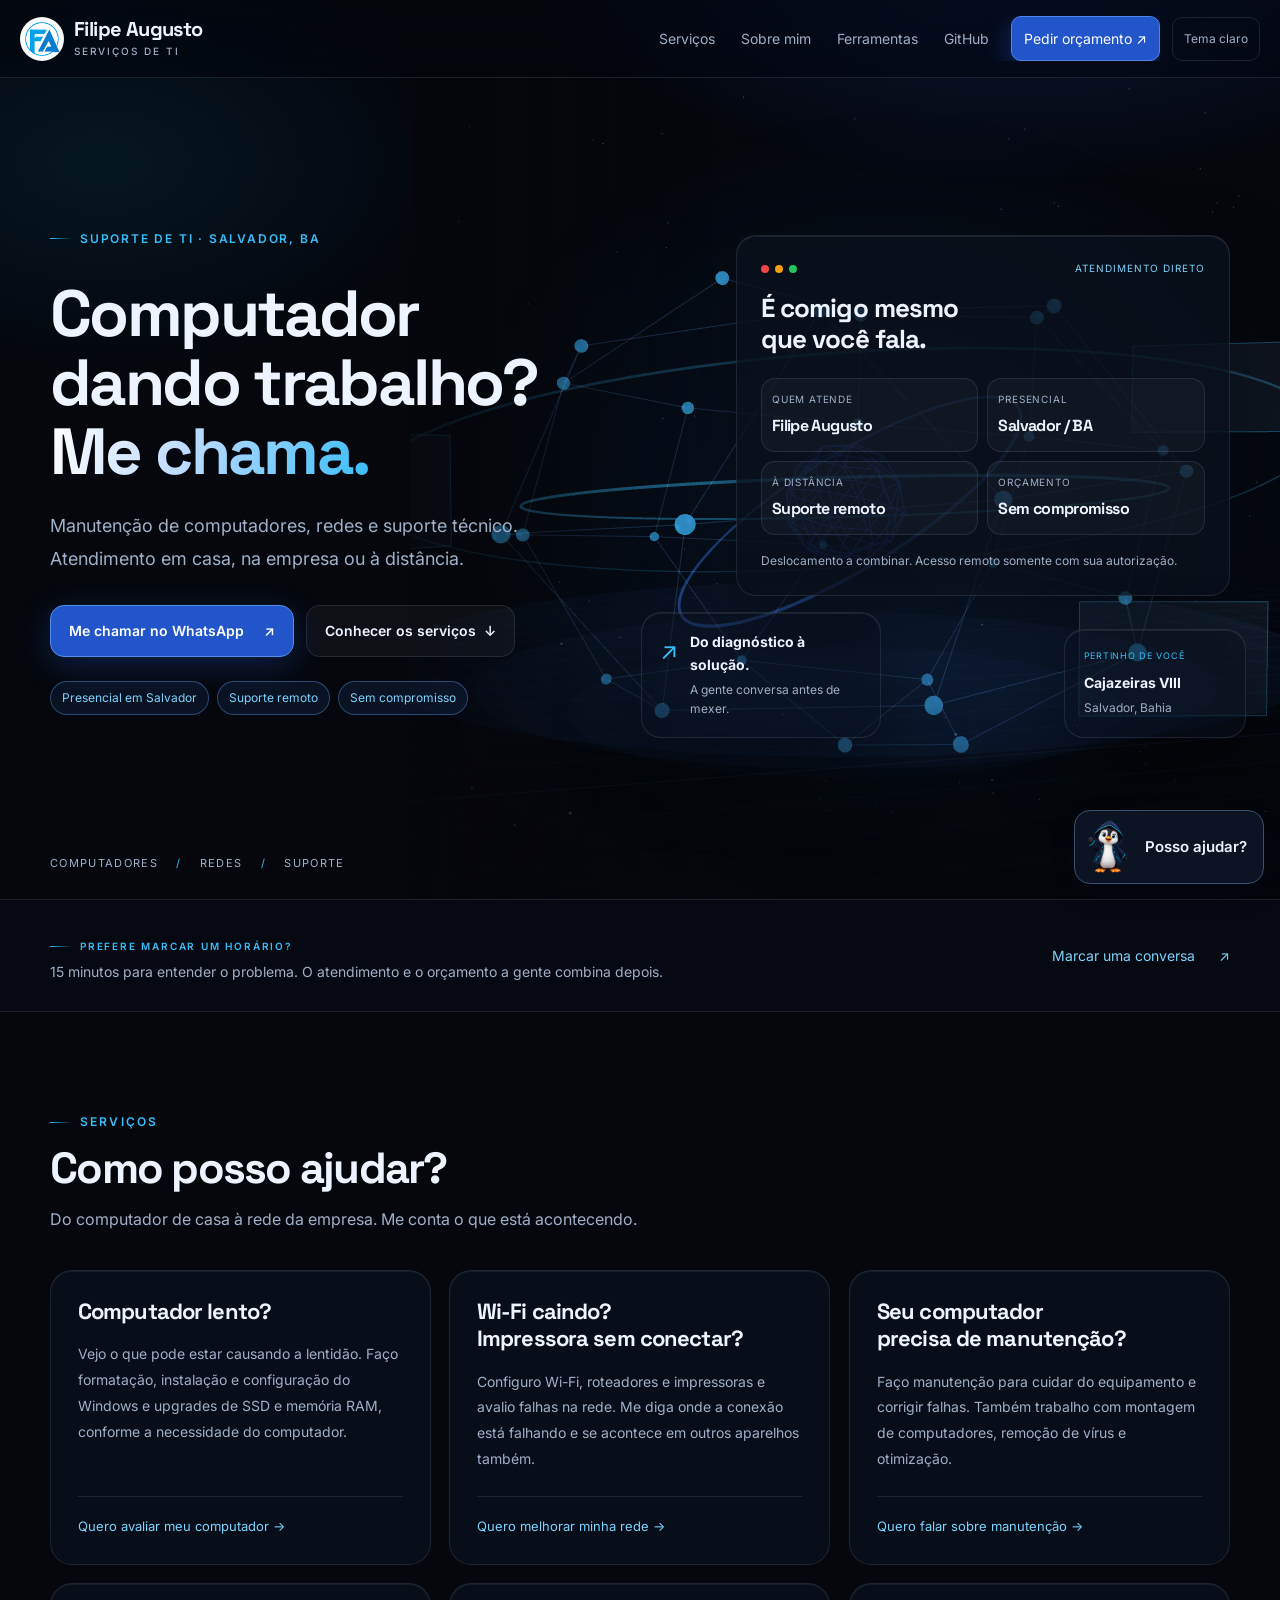
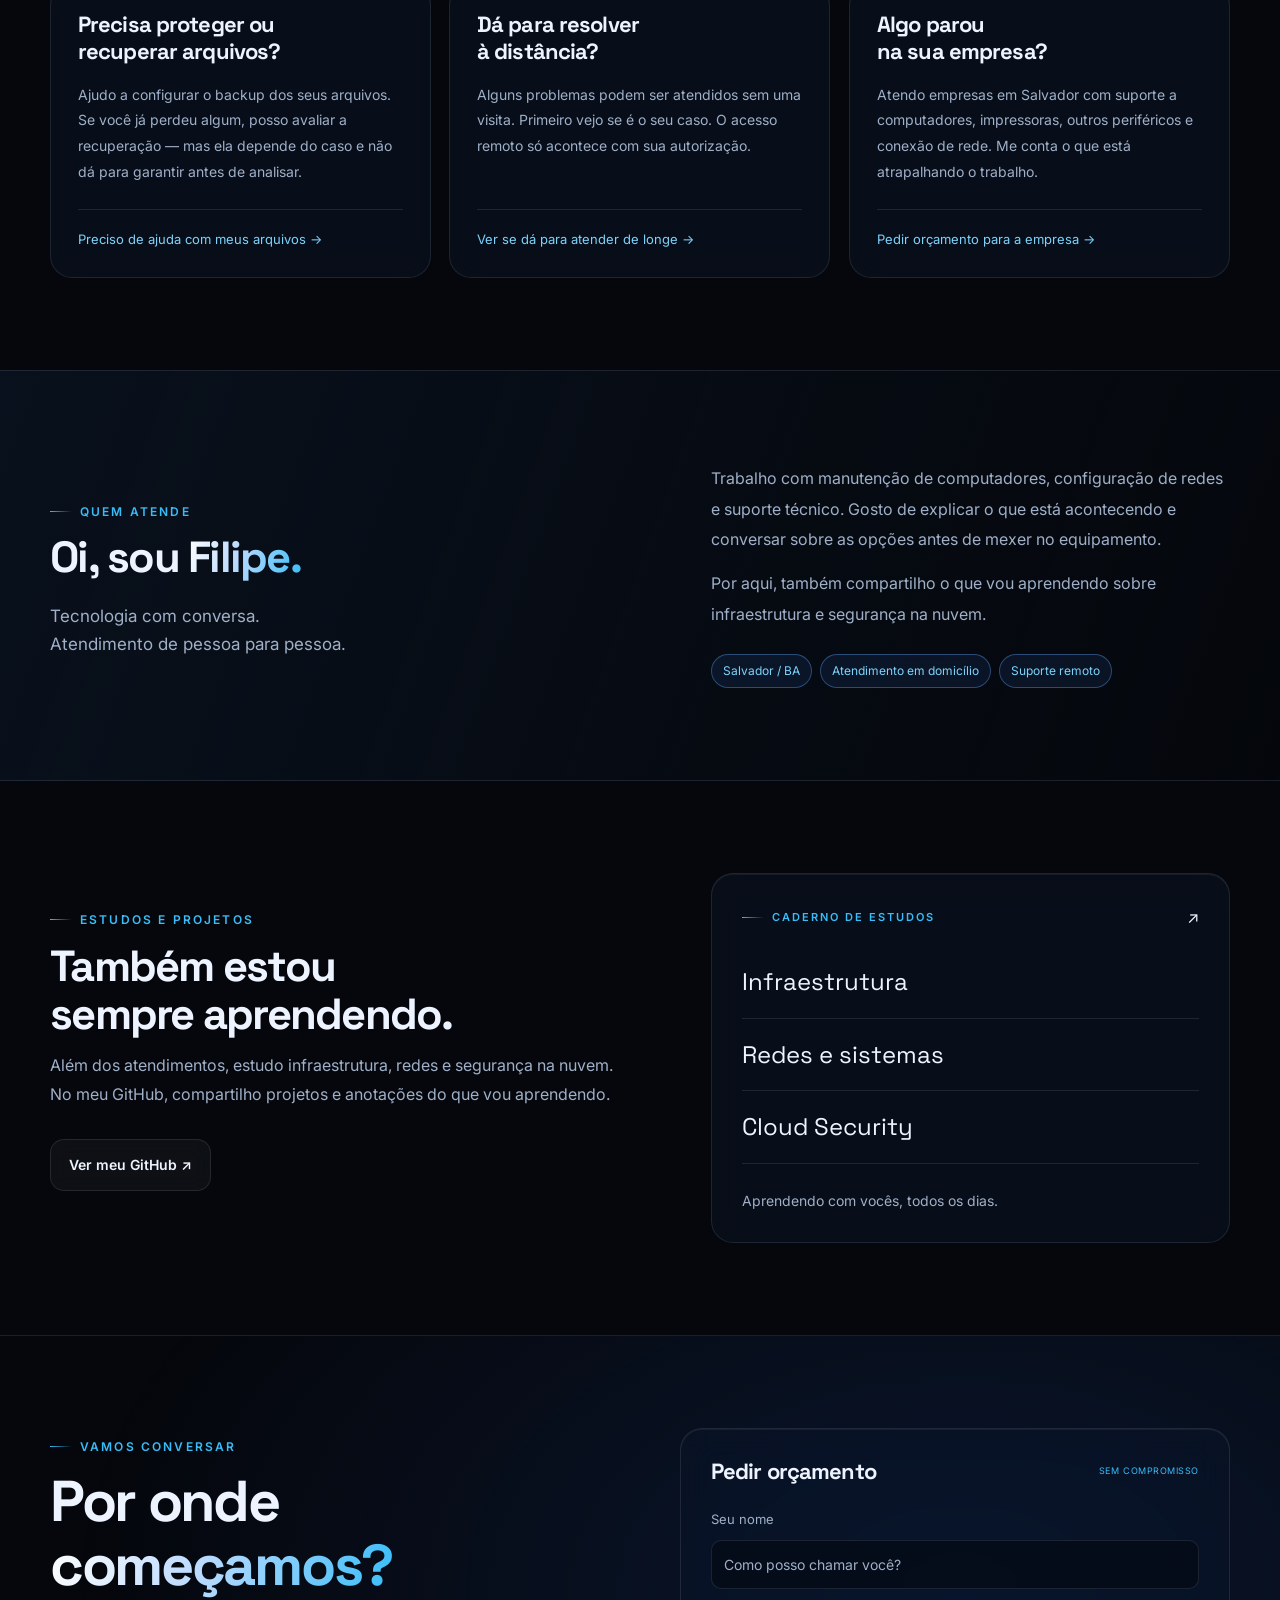
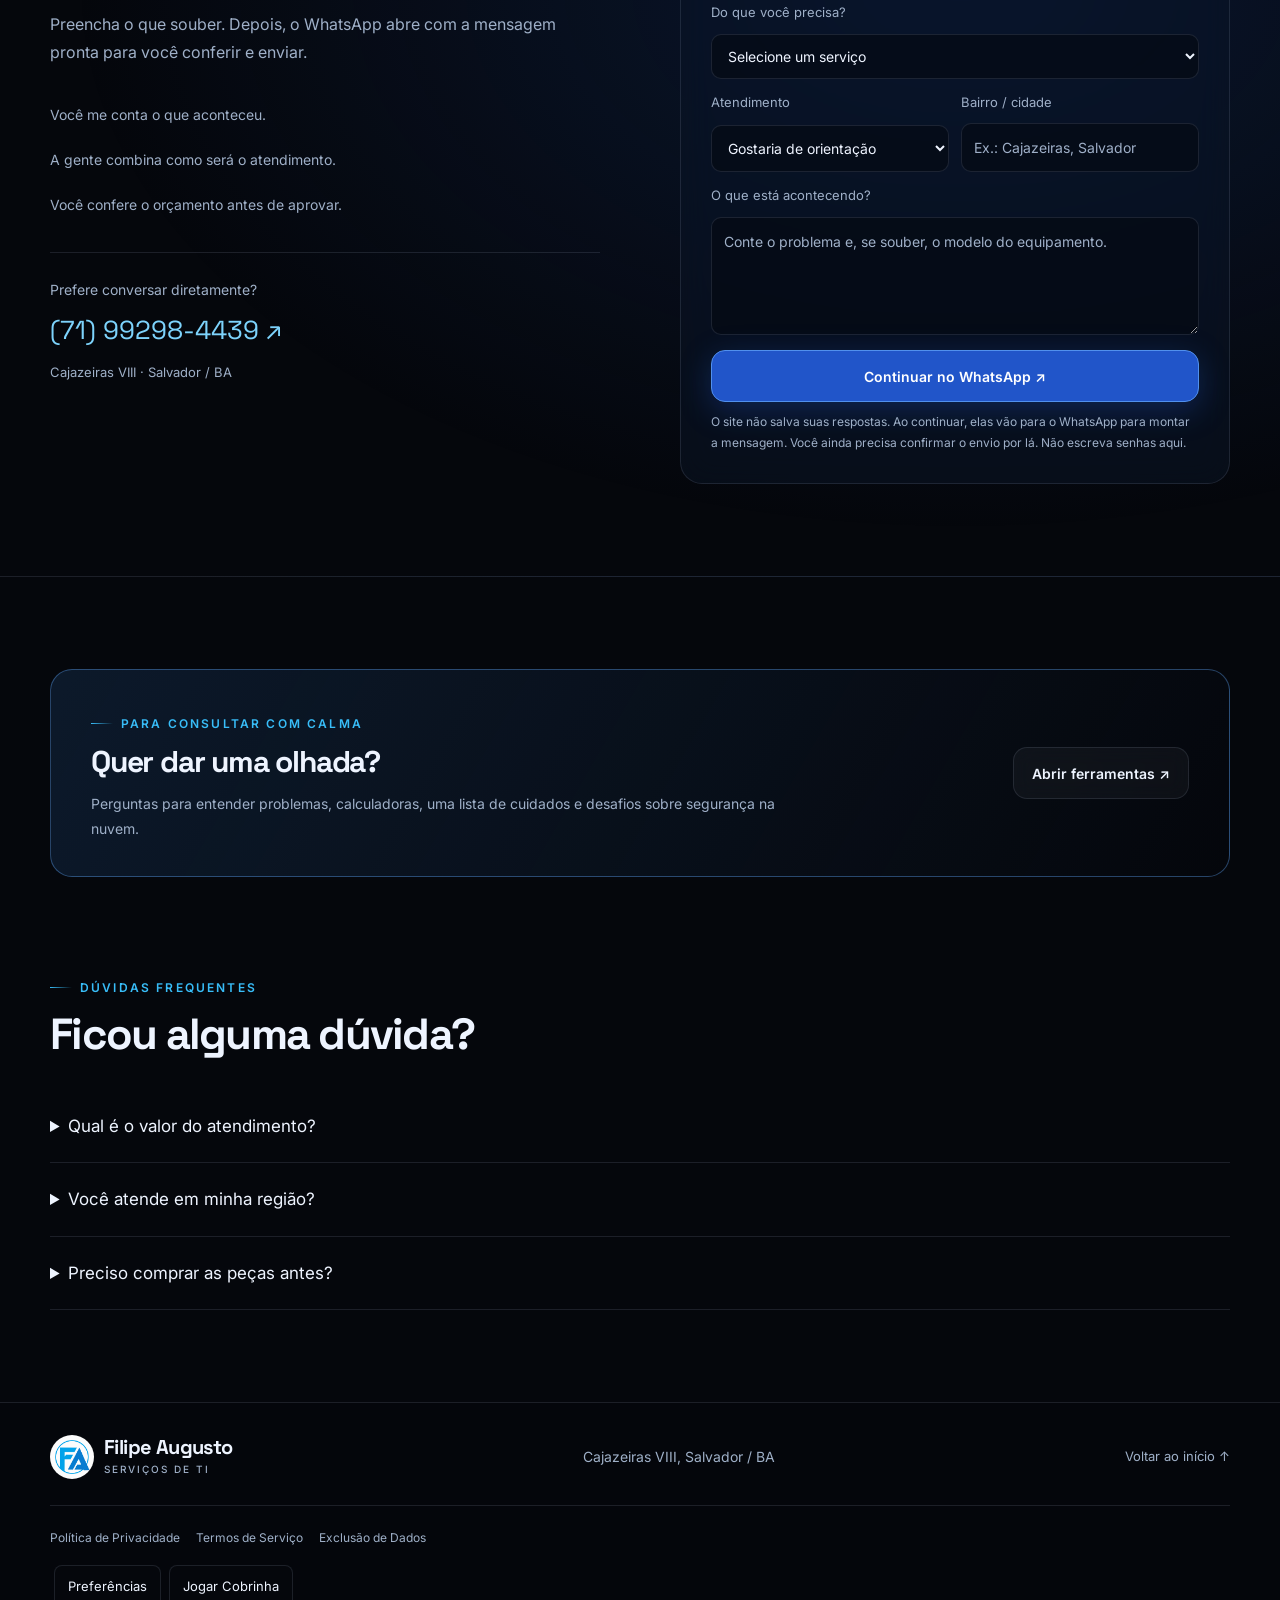
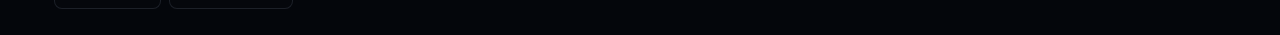
<file: index.html>
<!DOCTYPE html>
<html lang="pt-BR" data-theme="dark">
<head>
  <meta charset="UTF-8"><meta name="viewport" content="width=device-width, initial-scale=1">
  <meta name="theme-color" content="#05070c">
  <title>Filipe Augusto | Serviços de TI em Salvador</title>
  <meta name="description" content="Manutenção de computadores, redes e suporte técnico em Salvador. Atendimento em casa, na empresa ou à distância. Converse com Filipe Augusto.">
  <link rel="canonical" href="https://filipeti.com.br/">
  <meta property="og:title" content="Filipe Augusto | Serviços de TI em Salvador">
  <meta property="og:description" content="Computador dando trabalho? Me chama. Suporte técnico em Salvador e atendimento remoto.">
  <meta property="og:type" content="website"><meta property="og:locale" content="pt_BR">
  <meta property="og:url" content="https://filipeti.com.br/">
  <meta property="og:image" content="https://filipeti.com.br/assets/logo.png">
  <link rel="icon" href="./assets/logo.png">
  <link rel="preconnect" href="https://fonts.googleapis.com"><link rel="preconnect" href="https://fonts.gstatic.com" crossorigin>
  <link href="https://fonts.googleapis.com/css2?family=Inter:wght@400;500;600;700&family=Space+Grotesk:wght@500;600;700&display=swap" rel="stylesheet">
  <link rel="stylesheet" href="./site-ui.css">
  <script src="./site-ui.js"></script><script src="./theme.js"></script>
  <script type="module" crossorigin src="./assets/index-DGW9JU-K.js"></script>
  <link rel="stylesheet" crossorigin href="./assets/index-C7zwXxSw.css">
  <link rel="stylesheet" href="./mobile-fixes.css">
  <link rel="stylesheet" href="./pingu.css">
</head>
<body>
<a class="skip-link" href="#conteudo">Pular para o conteúdo</a>
<header class="nav" id="nav"><div class="nav-inner">
  <a class="logo" href="#inicio" aria-label="Filipe Augusto, início"><img src="./assets/logo.png" alt="" width="44" height="44"><span>Filipe Augusto<small>SERVIÇOS DE TI</small></span></a>
  <div class="nav-controls"><nav class="nav-links" id="nav-links" aria-label="Menu principal"><a href="#servicos">Serviços</a><a href="#sobre">Sobre mim</a><a href="./recursos.html">Ferramentas</a><a href="#projetos">GitHub</a><a class="nav-cta" href="#orcamento">Pedir orçamento <span aria-hidden="true">↗</span></a></nav>
  <button id="theme-toggle" class="theme-toggle" type="button" aria-label="Ativar tema claro" aria-pressed="true">Tema claro</button>
  <button class="menu-toggle" id="menu-toggle" type="button" aria-controls="nav-links" aria-label="Abrir menu" aria-expanded="false"><span></span></button></div>
</div></header>
<main id="conteudo">
<section class="hero" id="inicio">
  <div class="scene-wrap" aria-hidden="true"><canvas id="hero-canvas"></canvas><div class="hero-veil"></div></div>
  <div class="hero-content"><div class="hero-copy">
    <div class="kicker reveal">SUPORTE DE TI · SALVADOR, BA</div>
    <h1 class="reveal d1">Computador<br>dando trabalho?<br><span class="gradient-text">Me chama.</span></h1>
    <p class="reveal d2">Manutenção de computadores, redes e suporte técnico. Atendimento em casa, na empresa ou à distância.</p>
    <div class="hero-actions reveal d3"><a class="btn btn-primary" href="https://wa.me/5571992984439" target="_blank" rel="noopener noreferrer">Me chamar no WhatsApp <span aria-hidden="true">↗</span></a><a class="btn btn-ghost" href="#servicos">Conhecer os serviços <span aria-hidden="true">↓</span></a></div>
    <div class="pills reveal d3"><span class="pill">Presencial em Salvador</span><span class="pill">Suporte remoto</span><span class="pill">Sem compromisso</span></div>
  </div>
  <aside class="hud reveal d2" aria-label="Informações de atendimento">
    <div class="hud-card hud-main"><div class="panel-top"><div class="dots" aria-hidden="true"><i></i><i></i><i></i></div><span class="status">ATENDIMENTO DIRETO</span></div><h2>É comigo mesmo<br>que você fala.</h2><div class="metric-grid"><div class="metric"><span>QUEM ATENDE</span><strong>Filipe Augusto</strong></div><div class="metric"><span>PRESENCIAL</span><strong>Salvador / BA</strong></div><div class="metric"><span>À DISTÂNCIA</span><strong>Suporte remoto</strong></div><div class="metric"><span>ORÇAMENTO</span><strong>Sem compromisso</strong></div></div><p class="hud-note">Deslocamento a combinar. Acesso remoto somente com sua autorização.</p></div>
    <div class="hud-card hud-side"><span class="chip-symbol" aria-hidden="true">↗</span><p class="tiny"><b>Do diagnóstico à solução.</b>A gente conversa antes de mexer.</p></div>
    <div class="hud-card hud-chip"><span class="chip-label">PERTINHO DE VOCÊ</span><p class="tiny"><b>Cajazeiras VIII</b>Salvador, Bahia</p></div>
  </aside></div>
  <div class="hero-bottom container"><span>COMPUTADORES <i>/</i> REDES <i>/</i> SUPORTE</span><a href="#servicos">Explore os serviços <span aria-hidden="true">↓</span></a></div>
</section>
<div class="booking-bar"><div class="container booking-inner"><div><span class="kicker">PREFERE MARCAR UM HORÁRIO?</span><p>15 minutos para entender o problema. O atendimento e o orçamento a gente combina depois.</p></div><a href="https://cal.com/filipeaugusto-ti/15min" target="_blank" rel="noopener noreferrer">Marcar uma conversa <span aria-hidden="true">↗</span></a></div></div>
<section class="section" id="servicos"><div class="container"><div class="section-head"><div class="kicker">SERVIÇOS</div><h2>Como posso ajudar?</h2><p class="lead">Do computador de casa à rede da empresa. Me conta o que está acontecendo.</p></div><div class="services-grid">
<article class="card service tilt"><h3>Computador lento?</h3><p>Vejo o que pode estar causando a lentidão. Faço formatação, instalação e configuração do Windows e upgrades de SSD e memória RAM, conforme a necessidade do computador.</p><a href="#orcamento" data-service="Computadores e upgrades">Quero avaliar meu computador →</a></article>
<article class="card service tilt"><h3>Wi-Fi caindo?<br>Impressora sem conectar?</h3><p>Configuro Wi-Fi, roteadores e impressoras e avalio falhas na rede. Me diga onde a conexão está falhando e se acontece em outros aparelhos também.</p><a href="#orcamento" data-service="Redes, Wi-Fi e impressoras">Quero melhorar minha rede →</a></article>
<article class="card service tilt"><h3>Seu computador<br>precisa de manutenção?</h3><p>Faço manutenção para cuidar do equipamento e corrigir falhas. Também trabalho com montagem de computadores, remoção de vírus e otimização.</p><a href="#orcamento" data-service="Manutenção e montagem">Quero falar sobre manutenção →</a></article>
<article class="card service tilt"><h3>Precisa proteger ou<br>recuperar arquivos?</h3><p>Ajudo a configurar o backup dos seus arquivos. Se você já perdeu algum, posso avaliar a recuperação — mas ela depende do caso e não dá para garantir antes de analisar.</p><a href="#orcamento" data-service="Backup e arquivos">Preciso de ajuda com meus arquivos →</a></article>
<article class="card service tilt"><h3>Dá para resolver<br>à distância?</h3><p>Alguns problemas podem ser atendidos sem uma visita. Primeiro vejo se é o seu caso. O acesso remoto só acontece com sua autorização.</p><a href="#orcamento" data-service="Suporte remoto">Ver se dá para atender de longe →</a></article>
<article class="card service tilt"><h3>Algo parou<br>na sua empresa?</h3><p>Atendo empresas em Salvador com suporte a computadores, impressoras, outros periféricos e conexão de rede. Me conta o que está atrapalhando o trabalho.</p><a href="#orcamento" data-service="Suporte empresarial">Pedir orçamento para a empresa →</a></article>
</div></div></section>
<section class="section about-section" id="sobre"><div class="container about-grid"><div><div class="kicker">QUEM ATENDE</div><h2>Oi, sou <span class="gradient-text">Filipe.</span></h2><p class="about-signature">Tecnologia com conversa.<br>Atendimento de pessoa para pessoa.</p></div><div class="prose"><p>Trabalho com manutenção de computadores, configuração de redes e suporte técnico. Gosto de explicar o que está acontecendo e conversar sobre as opções antes de mexer no equipamento.</p><p>Por aqui, também compartilho o que vou aprendendo sobre infraestrutura e segurança na nuvem.</p><div class="pills"><span class="pill">Salvador / BA</span><span class="pill">Atendimento em domicílio</span><span class="pill">Suporte remoto</span></div></div></div></section>
<section class="section" id="projetos"><div class="container about-grid"><div><div class="kicker">ESTUDOS E PROJETOS</div><h2>Também estou<br>sempre aprendendo.</h2><p class="lead">Além dos atendimentos, estudo infraestrutura, redes e segurança na nuvem. No meu GitHub, compartilho projetos e anotações do que vou aprendendo.</p><div class="hero-actions"><a id="github-link" class="btn btn-ghost" href="https://github.com/filipe01000" target="_blank" rel="noopener noreferrer">Ver meu GitHub ↗</a></div><p id="github-pending" hidden></p></div><aside class="card study-card"><div class="panel-top"><span class="kicker">CADERNO DE ESTUDOS</span><span aria-hidden="true">↗</span></div><ul class="study-topics" role="list"><li>Infraestrutura</li><li>Redes e sistemas</li><li>Cloud Security</li></ul><p>Aprendendo com vocês, todos os dias.</p></aside></div></section>
<section class="section quote-section" id="orcamento"><div class="container contact-grid"><div><div class="kicker">VAMOS CONVERSAR</div><h2>Por onde<br><span class="gradient-text">começamos?</span></h2><p class="lead">Preencha o que souber. Depois, o WhatsApp abre com a mensagem pronta para você conferir e enviar.</p><ul class="steps" role="list"><li>Você me conta o que aconteceu.</li><li>A gente combina como será o atendimento.</li><li>Você confere o orçamento antes de aprovar.</li></ul><div class="contact-note"><p>Prefere conversar diretamente?</p><a id="direct-whatsapp" href="https://wa.me/5571992984439" target="_blank" rel="noopener noreferrer">(71) 99298-4439 ↗</a><small>Cajazeiras VIII · Salvador / BA</small></div></div><form id="quote-form" class="card quote-form"><div class="form-heading"><h3>Pedir orçamento</h3><span>SEM COMPROMISSO</span></div><label for="name">Seu nome</label><input id="name" name="name" autocomplete="name" maxlength="80" placeholder="Como posso chamar você?" required><label for="service">Do que você precisa?</label><select id="service" name="service" required><option value="">Selecione um serviço</option><option>Computadores e upgrades</option><option>Redes, Wi-Fi e impressoras</option><option>Manutenção e montagem</option><option>Backup e arquivos</option><option>Suporte remoto</option><option>Suporte empresarial</option><option>Outro / preciso de um diagnóstico</option></select><div class="form-pair"><div><label for="type">Atendimento</label><select id="type" name="type"><option>Gostaria de orientação</option><option>Remoto</option><option>Presencial</option></select></div><div><label for="location">Bairro / cidade</label><input id="location" name="location" autocomplete="address-level2" maxlength="100" placeholder="Ex.: Cajazeiras, Salvador"></div></div><label for="details">O que está acontecendo?</label><textarea id="details" name="details" rows="4" maxlength="1500" placeholder="Conte o problema e, se souber, o modelo do equipamento." required></textarea><button class="btn btn-primary" type="submit">Continuar no WhatsApp ↗</button><p class="form-note">O site não salva suas respostas. Ao continuar, elas vão para o WhatsApp para montar a mensagem. Você ainda precisa confirmar o envio por lá. Não escreva senhas aqui.</p><p id="form-status" role="status" aria-live="polite"></p><noscript><p>Para pedir seu orçamento, use o link direto do WhatsApp ao lado.</p></noscript></form></div></section>
<section class="section resources-section"><div class="container resource-banner"><div><div class="kicker">PARA CONSULTAR COM CALMA</div><h2>Quer dar uma olhada?</h2><p class="lead">Perguntas para entender problemas, calculadoras, uma lista de cuidados e desafios sobre segurança na nuvem.</p></div><a class="btn btn-ghost" href="./recursos.html">Abrir ferramentas ↗</a></div></section>
<section class="section faq"><div class="container"><div class="kicker">DÚVIDAS FREQUENTES</div><h2>Ficou alguma dúvida?</h2><div class="faq-list"><details><summary>Qual é o valor do atendimento?</summary><p>Depende do problema, do serviço e de como será o atendimento. Me chama, explica o que precisa e a gente conversa sobre o orçamento.</p></details><details><summary>Você atende em minha região?</summary><p>Faço atendimento presencial em Salvador, com horário e deslocamento a combinar. Se você está em outra cidade, posso ver se dá para ajudar por acesso remoto.</p></details><details><summary>Preciso comprar as peças antes?</summary><p>Não precisa comprar antes. Fale comigo primeiro para vermos o que é necessário e o que funciona no seu computador. As peças e o serviço ficam combinados no orçamento.</p></details></div></div></section>
</main>
<footer class="footer"><div class="container"><div class="footer-inner"><a class="logo" href="#inicio"><img src="./assets/logo.png" alt="" width="40" height="40"><span>Filipe Augusto<small>SERVIÇOS DE TI</small></span></a><p>Cajazeiras VIII, Salvador / BA</p><a href="#inicio">Voltar ao início ↑</a></div><div class="footer-bottom"><nav class="footer-links" aria-label="FA Prospector: privacidade e uso"><a href="./politica-de-privacidade/">Política de Privacidade</a><a href="./termos-de-servico/">Termos de Serviço</a><a href="./exclusao-de-dados/">Exclusão de Dados</a></nav></div></div></footer>
<script src="./config.js"></script><script src="./app.js"></script>
<script src="./pingu.js" defer></script>
</body></html>
</file>
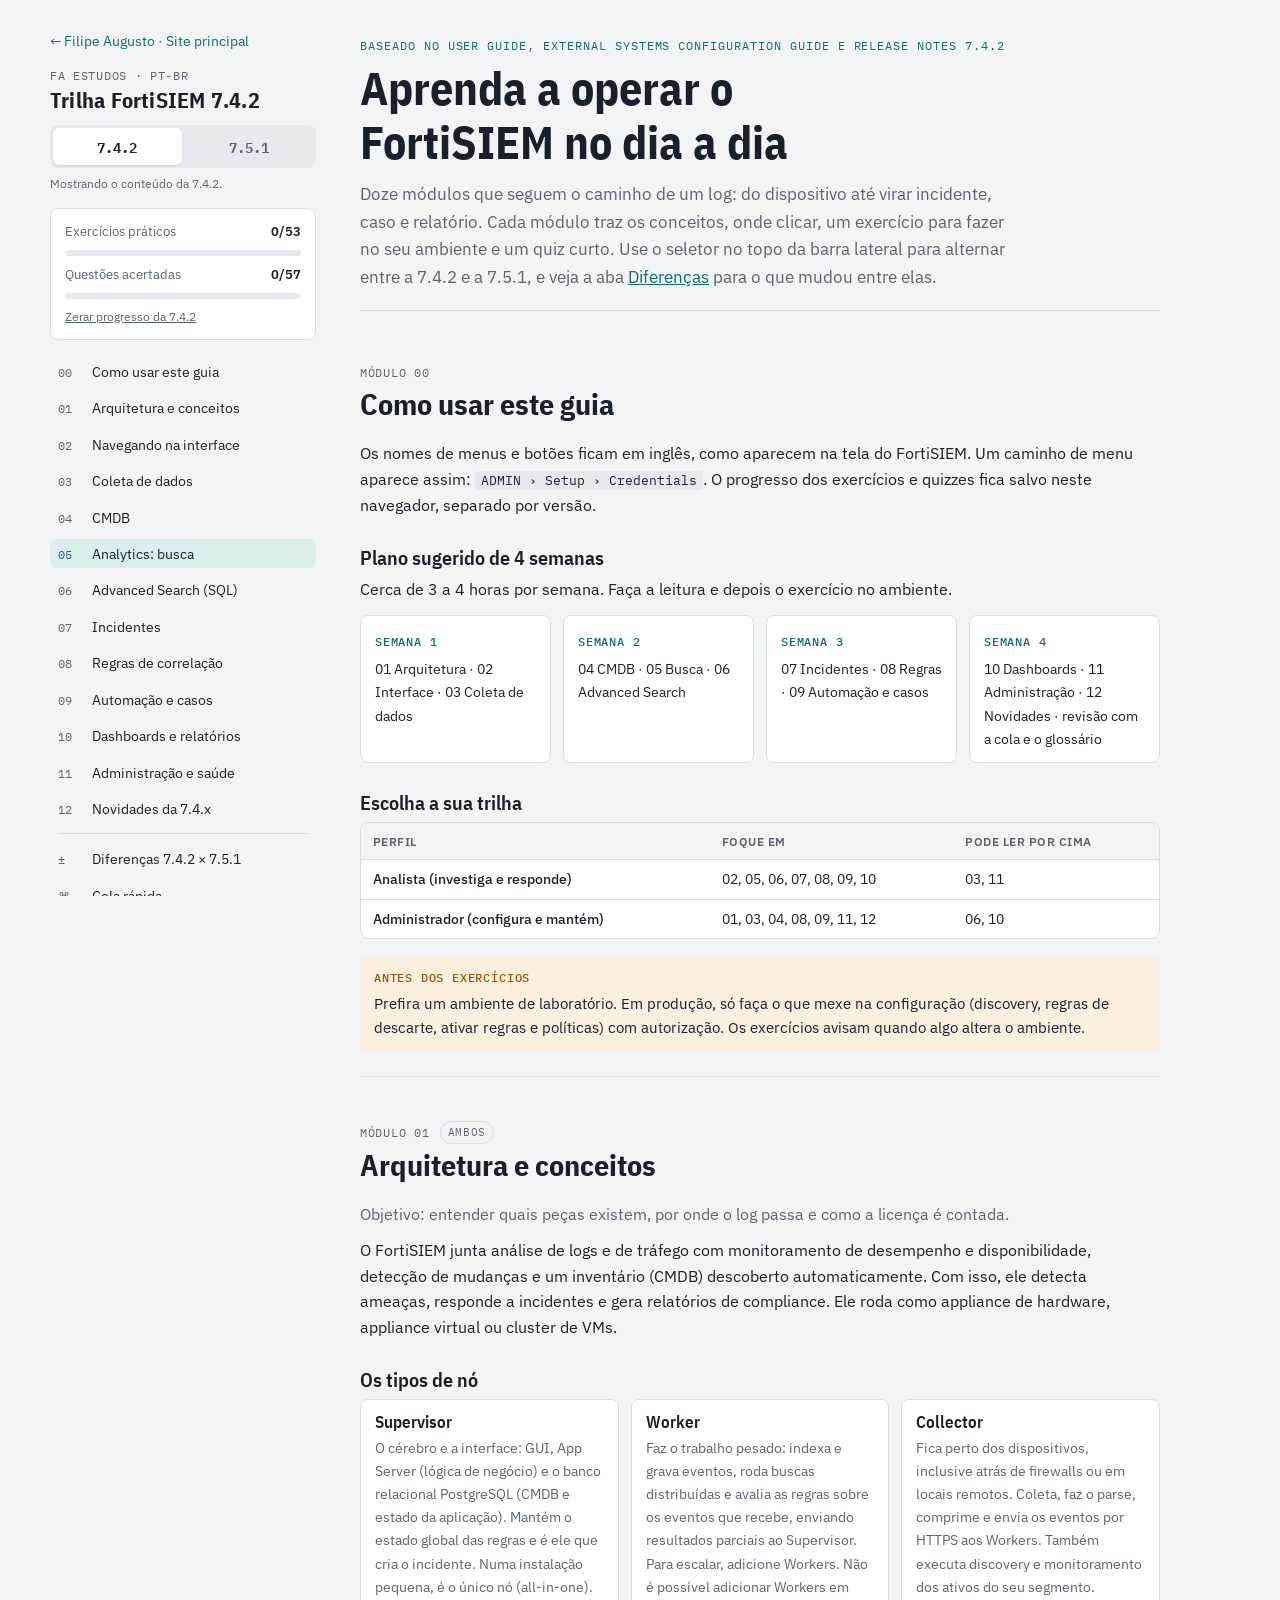
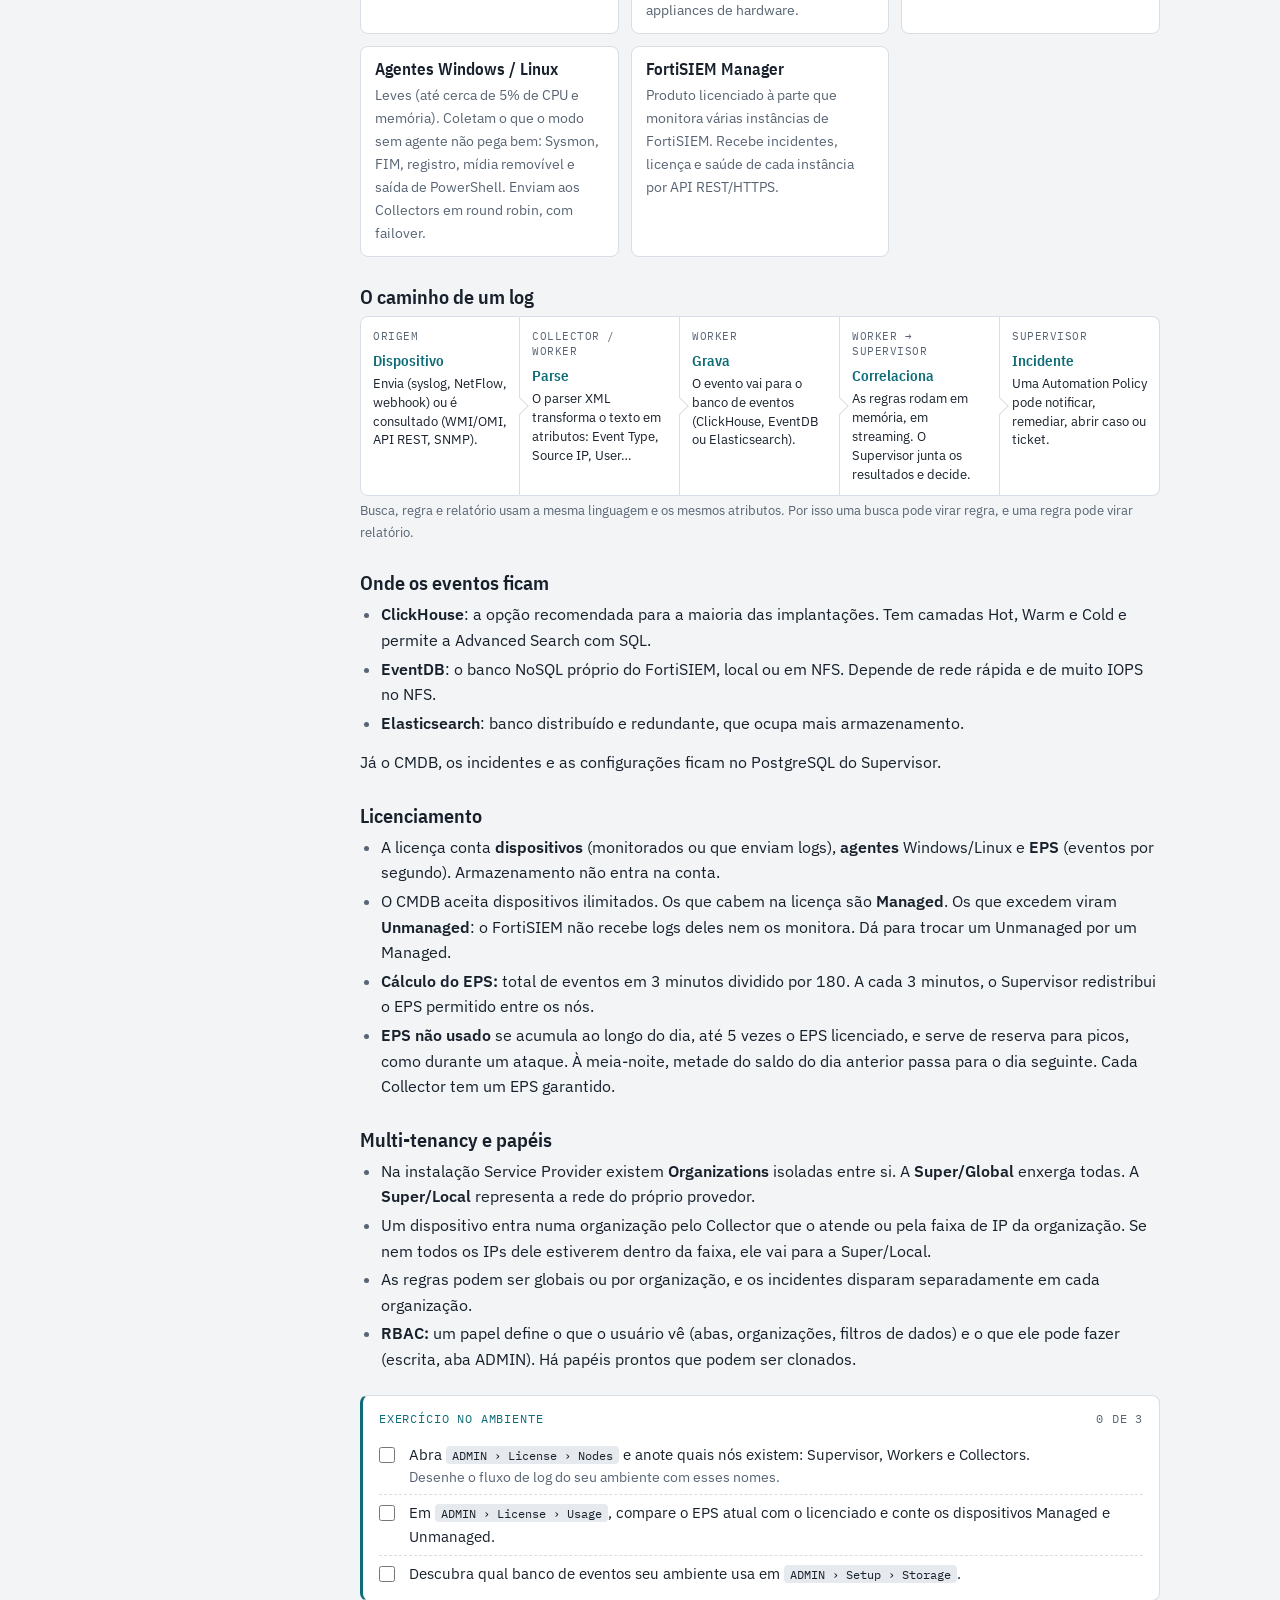
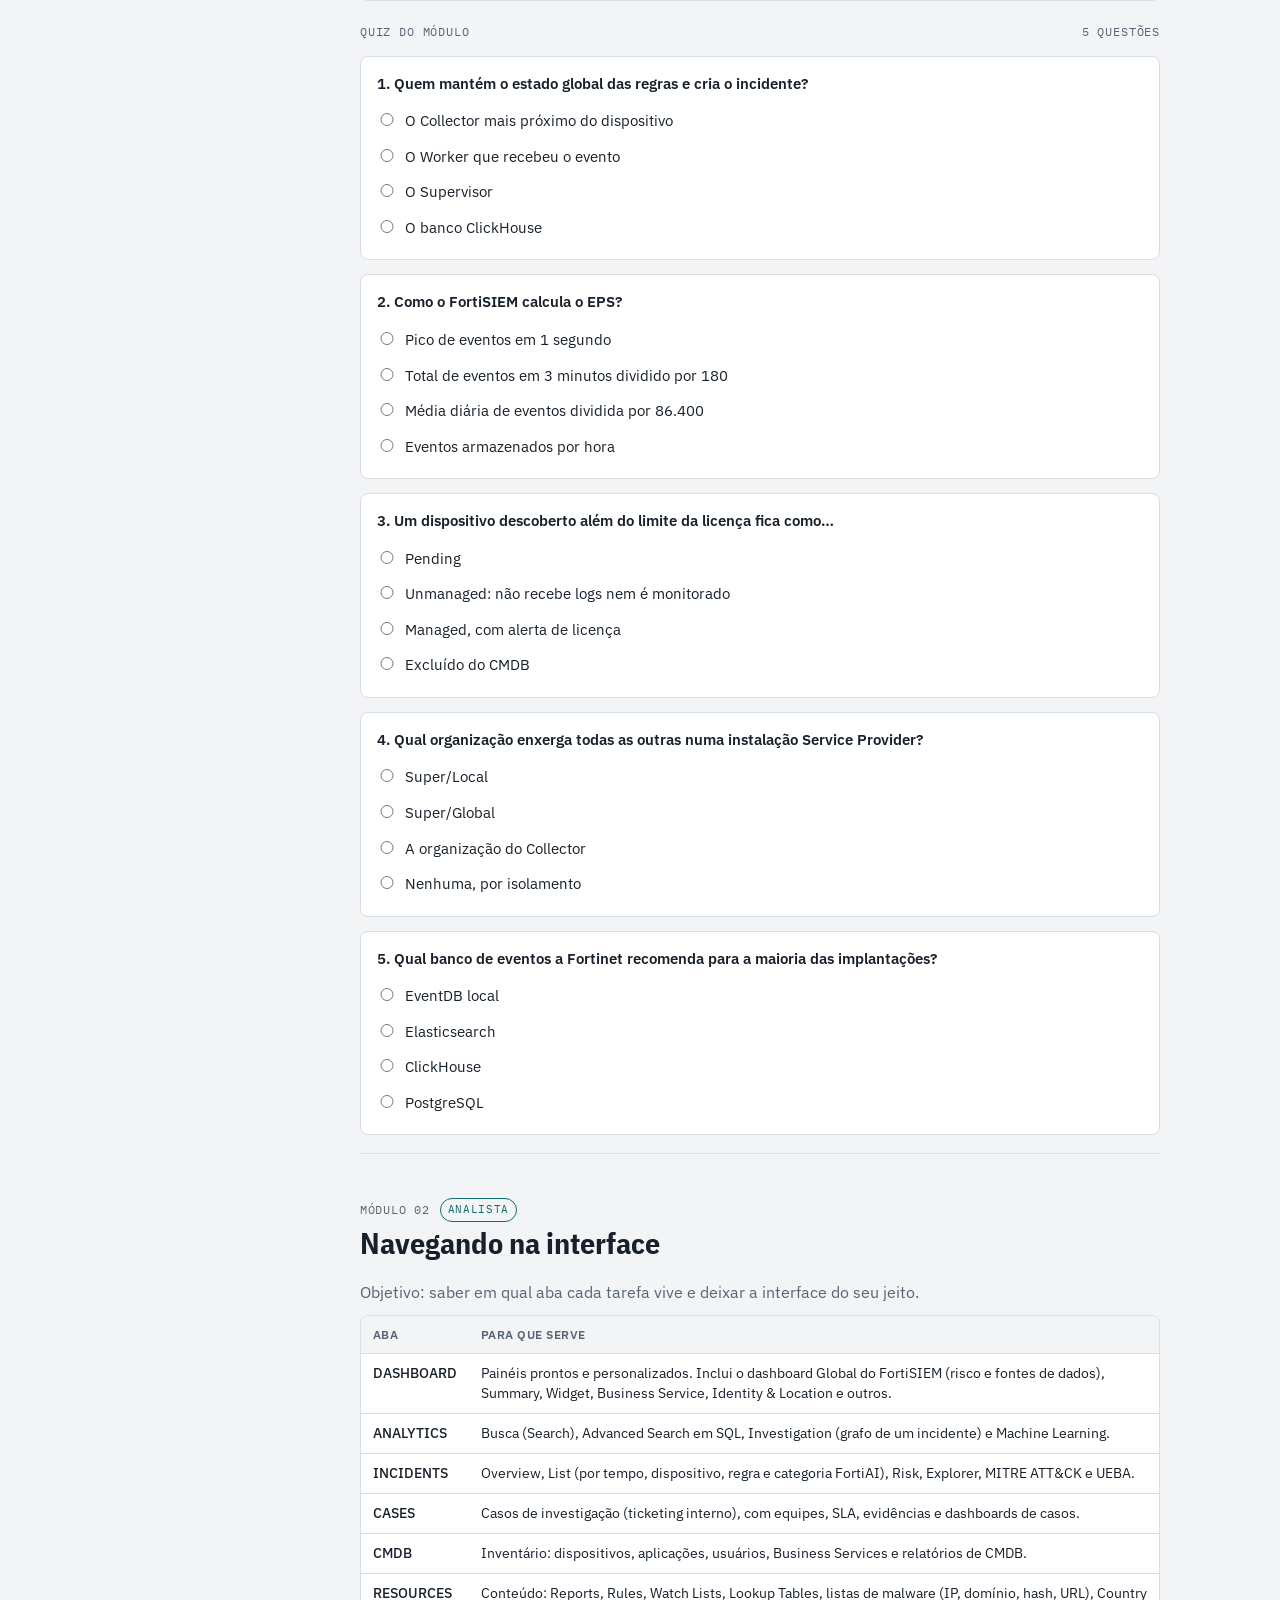
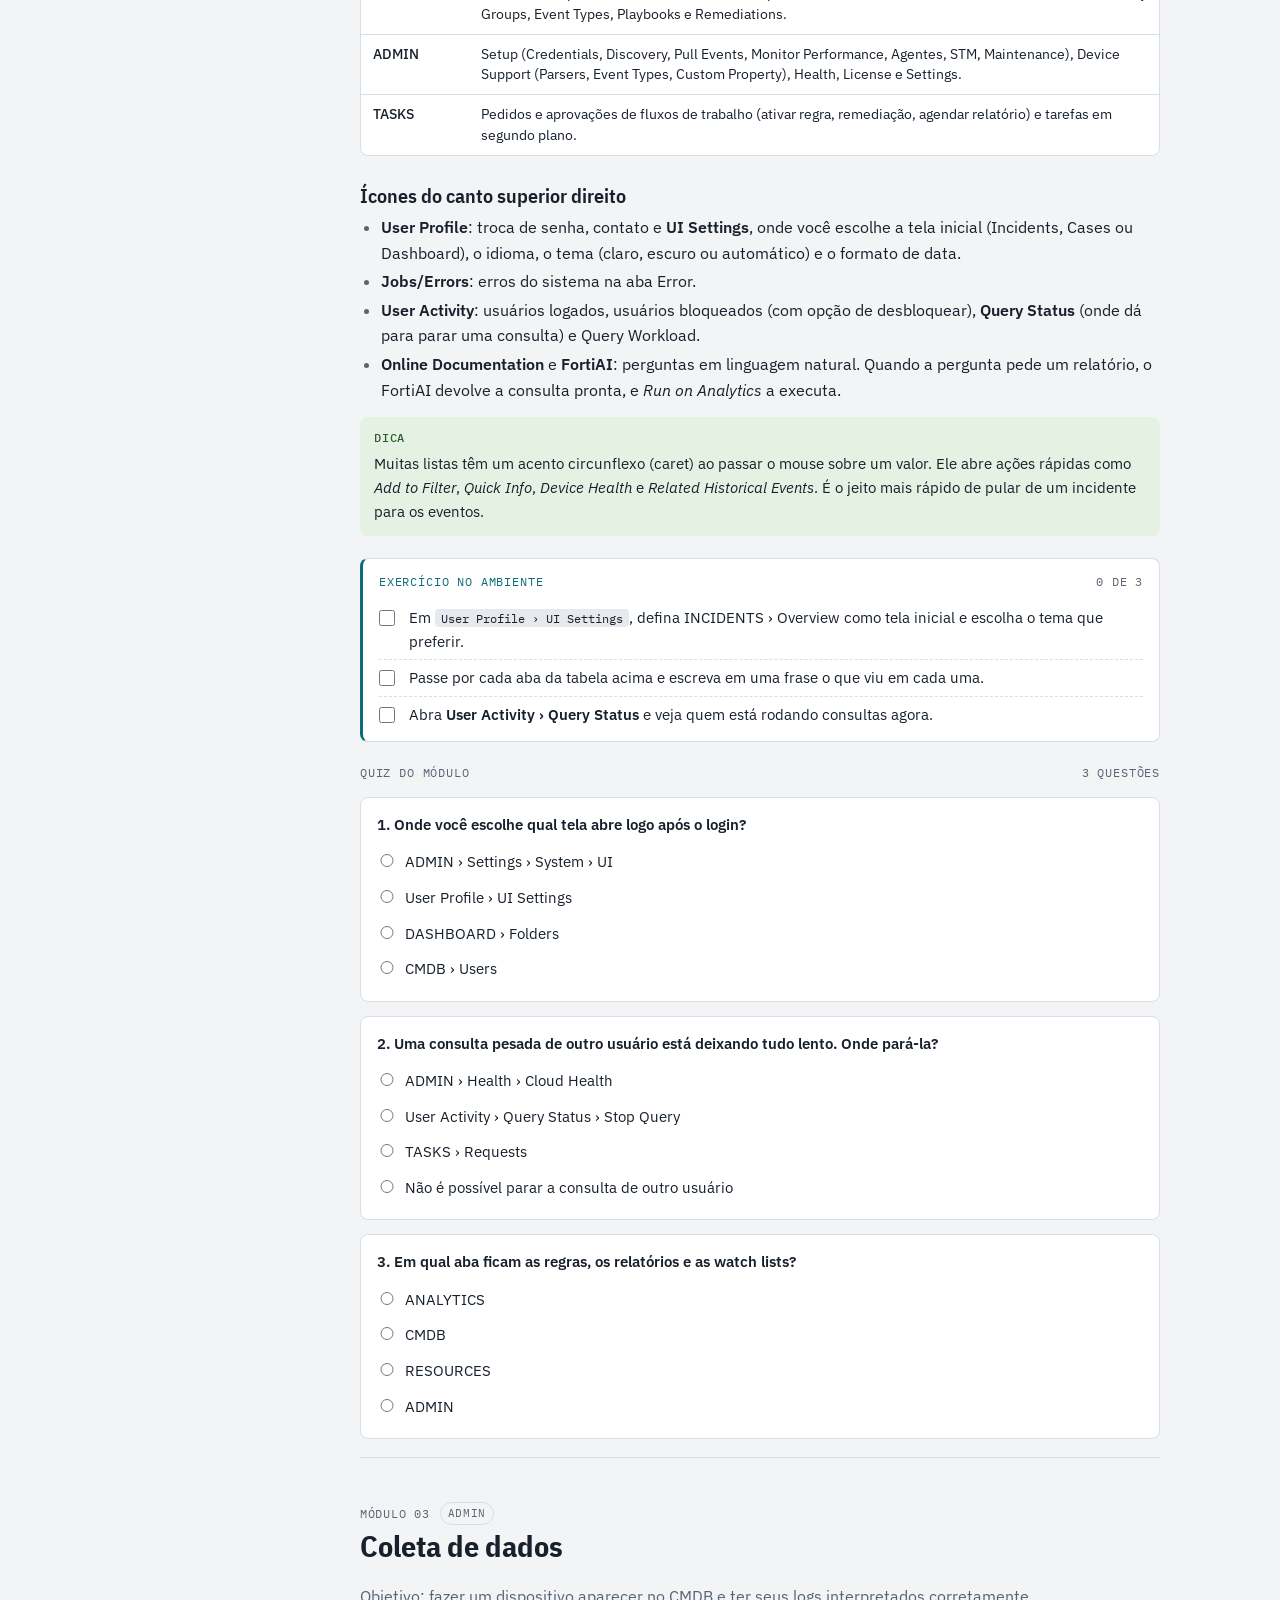
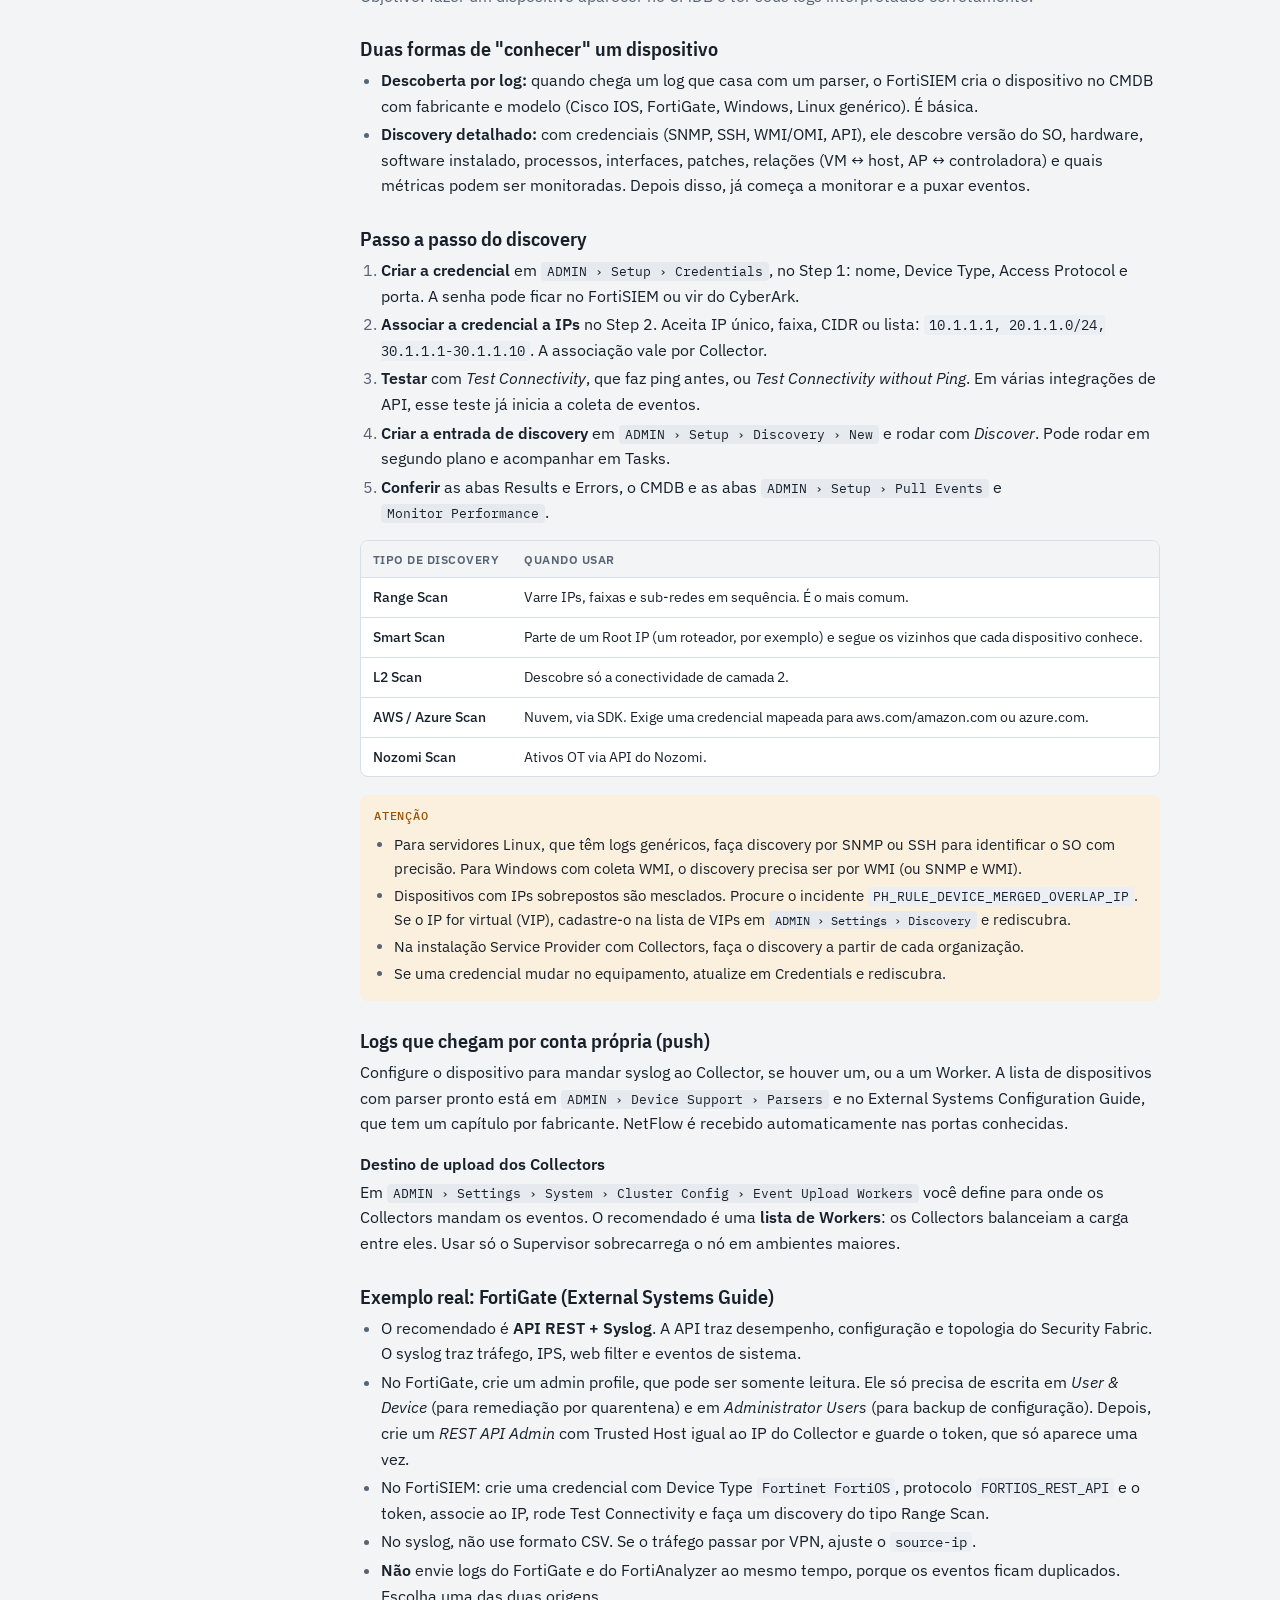
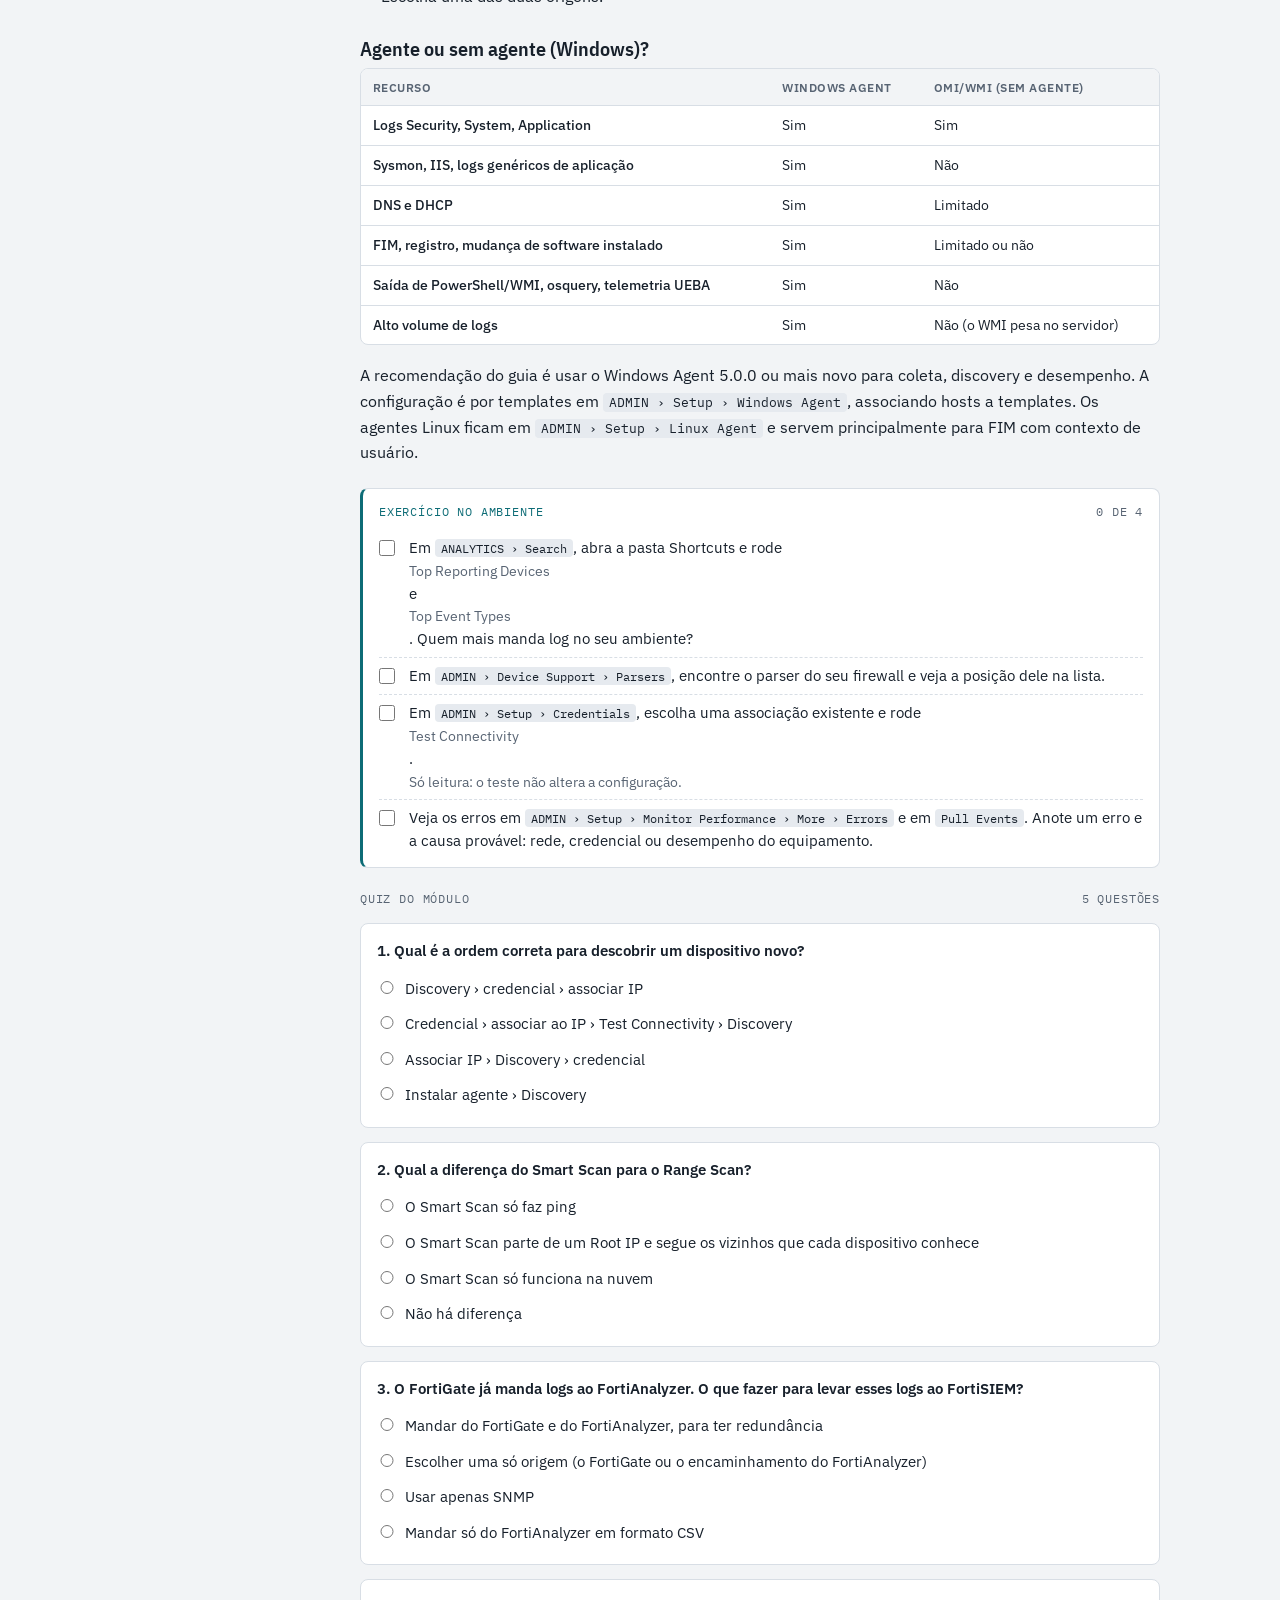
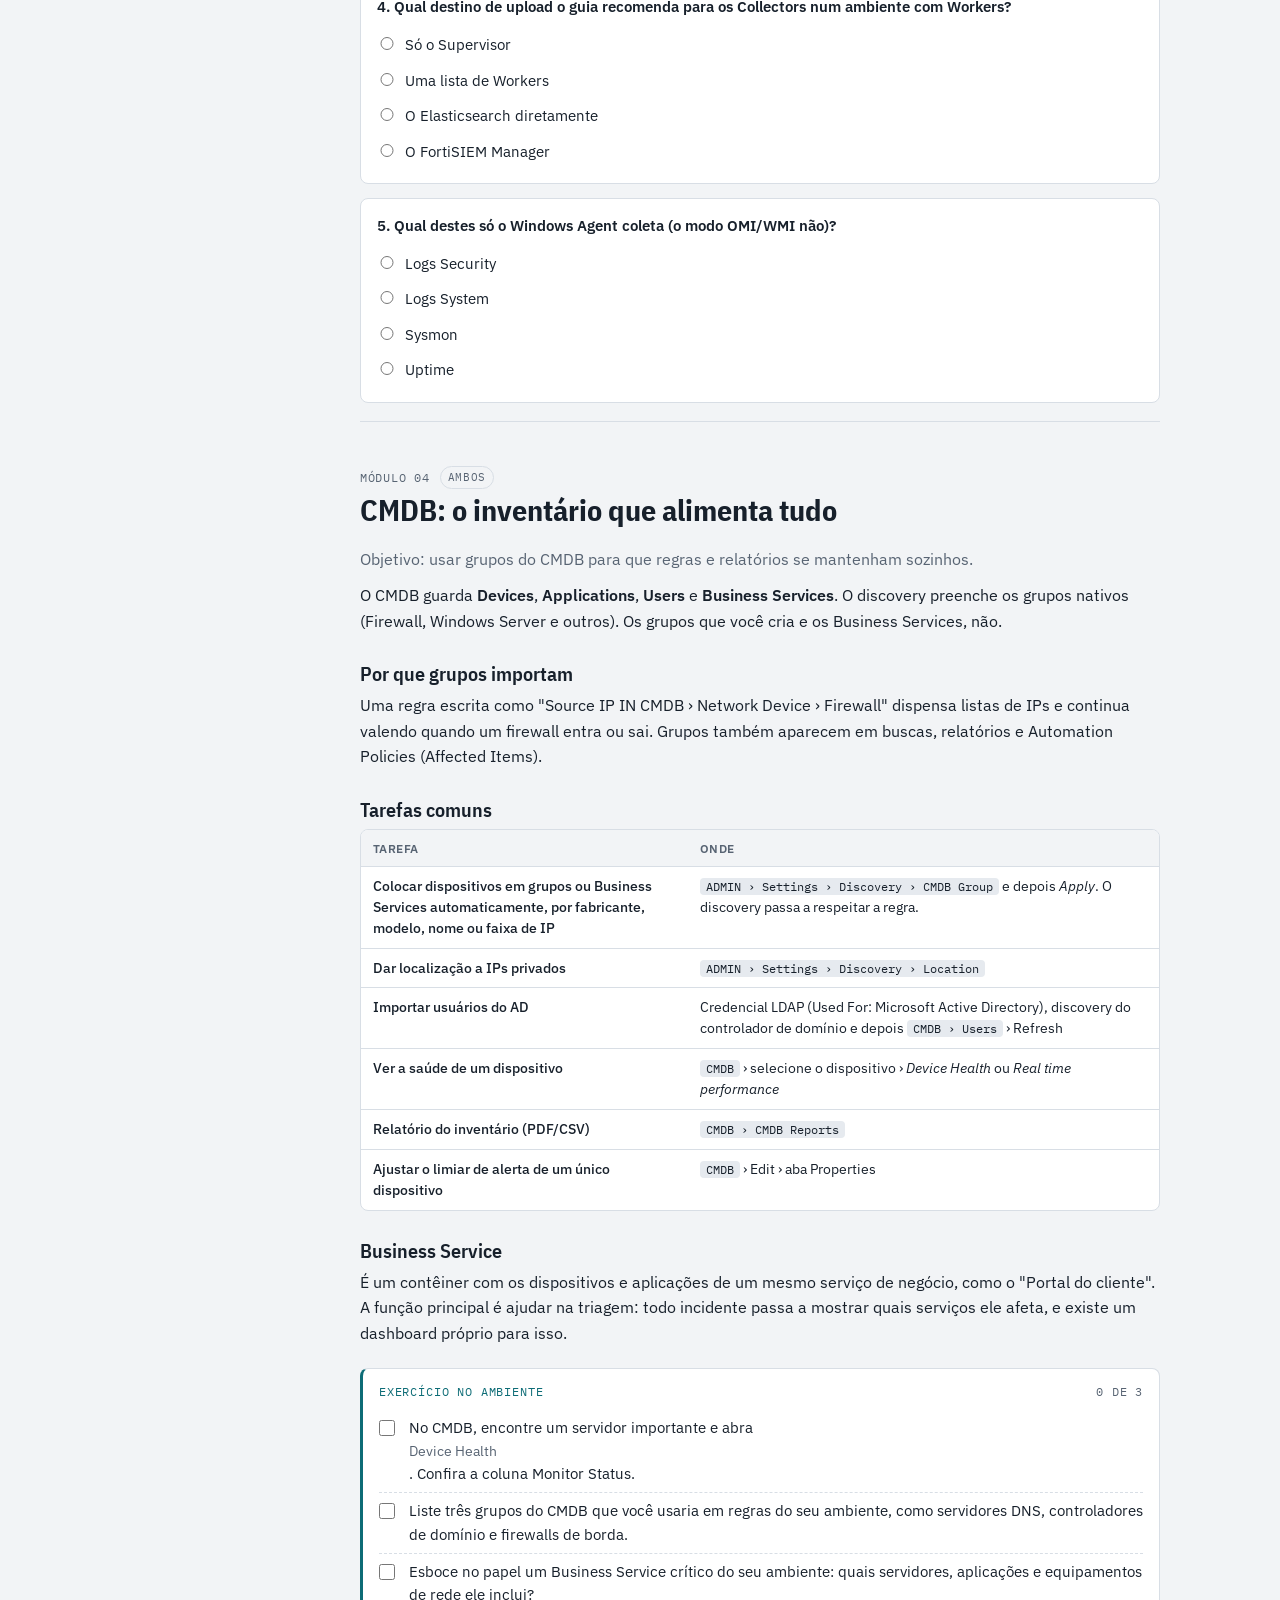
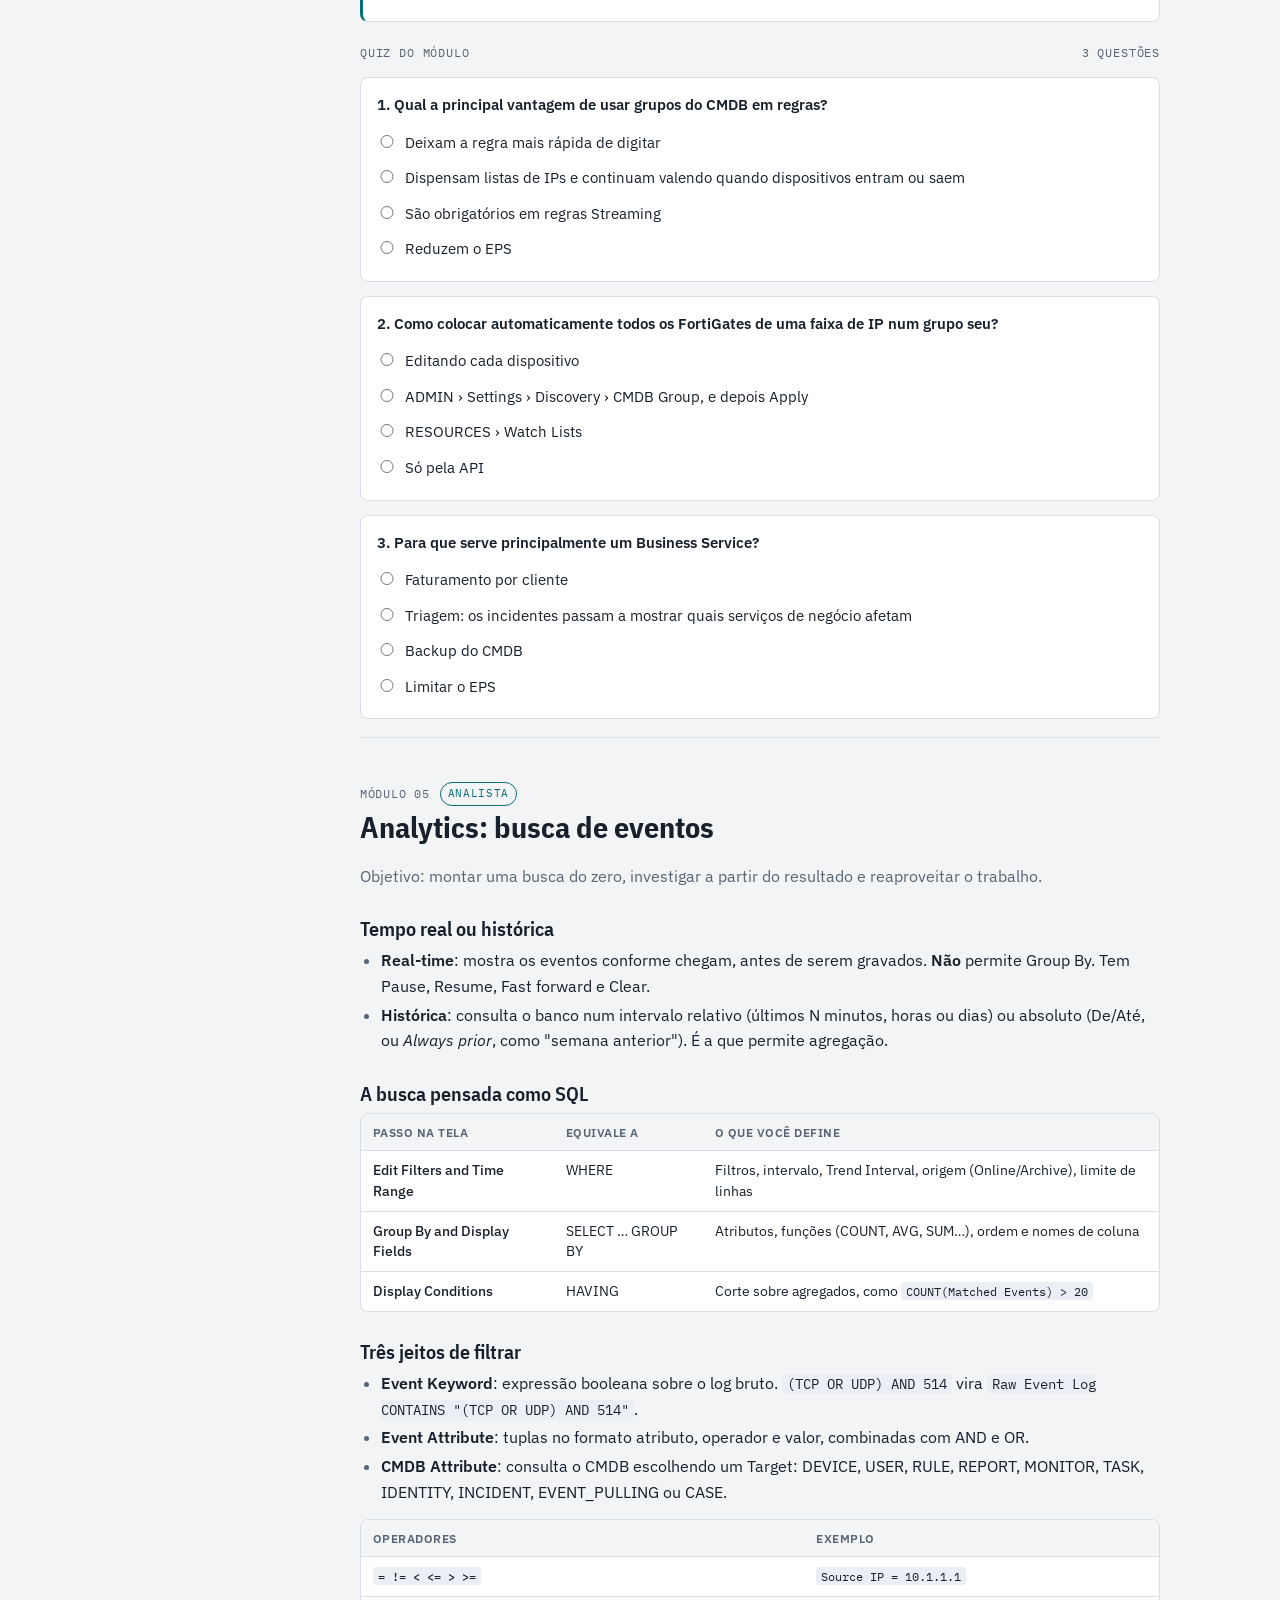
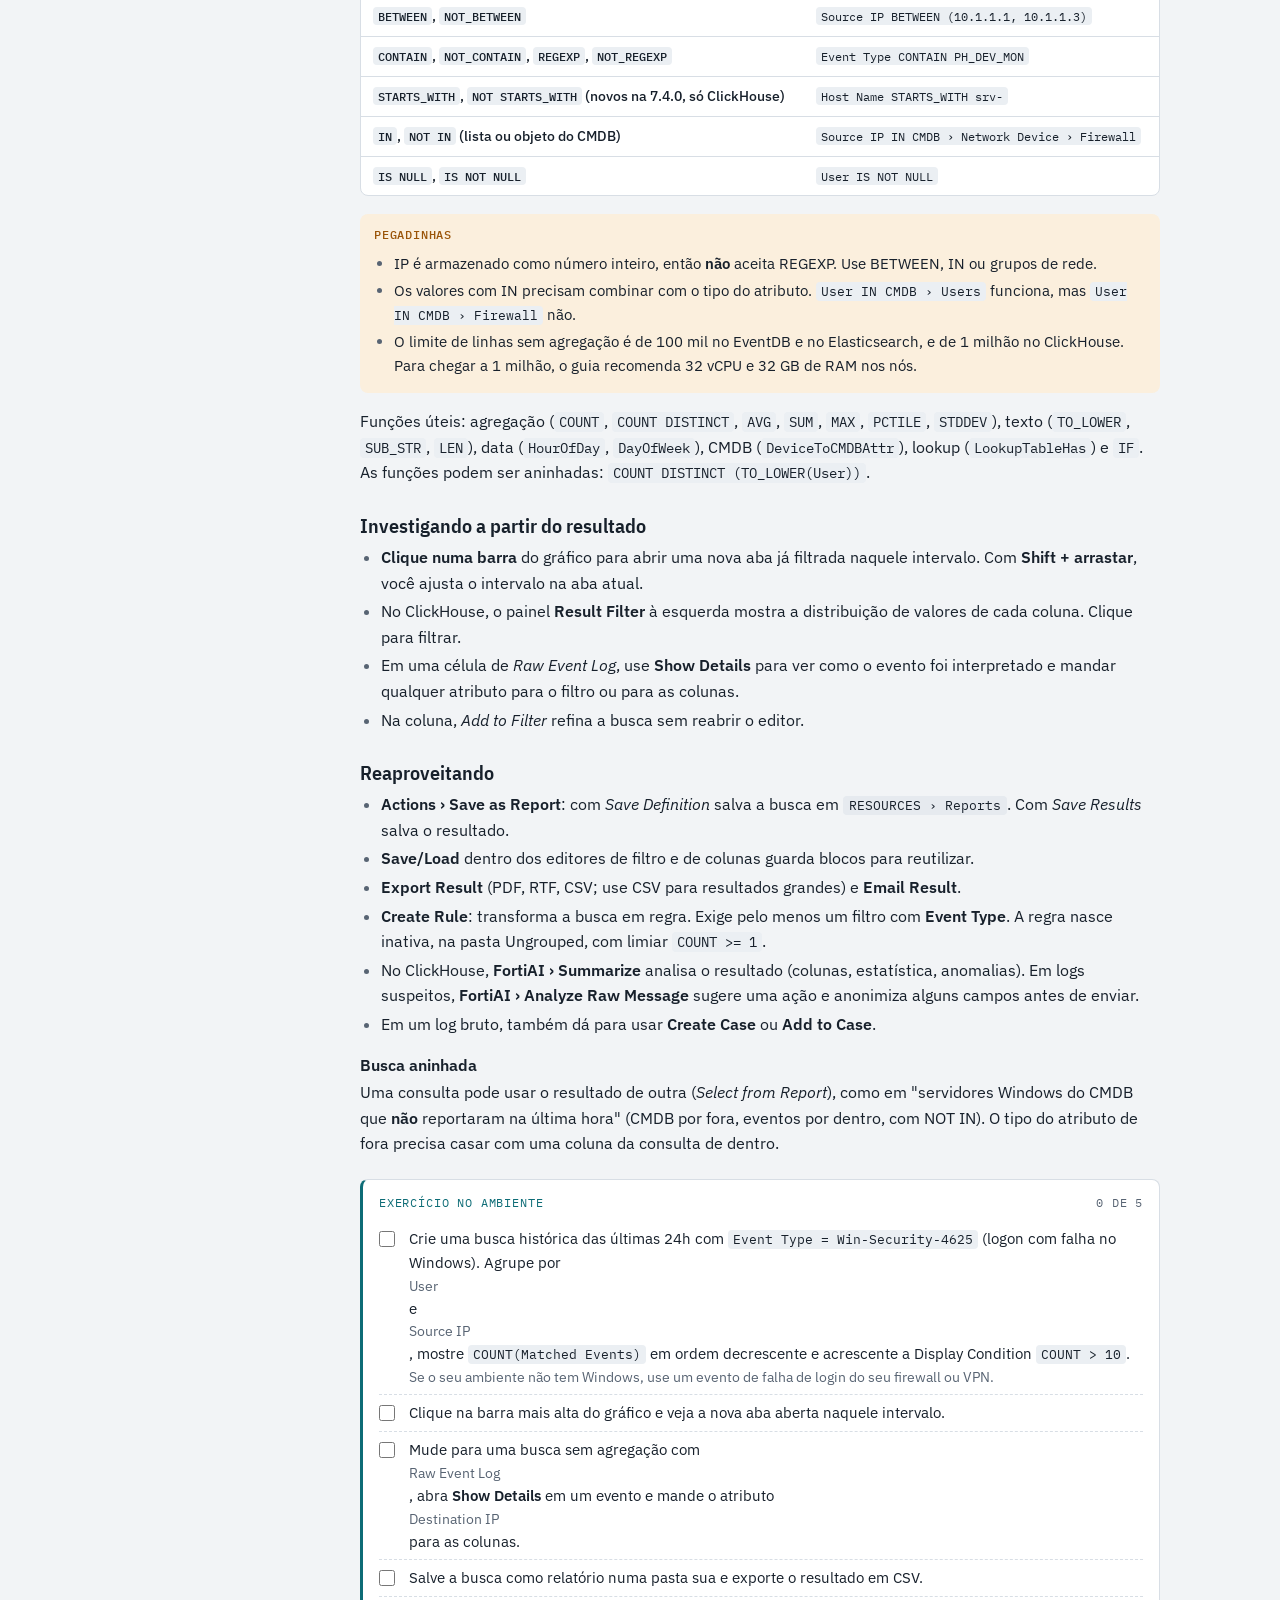
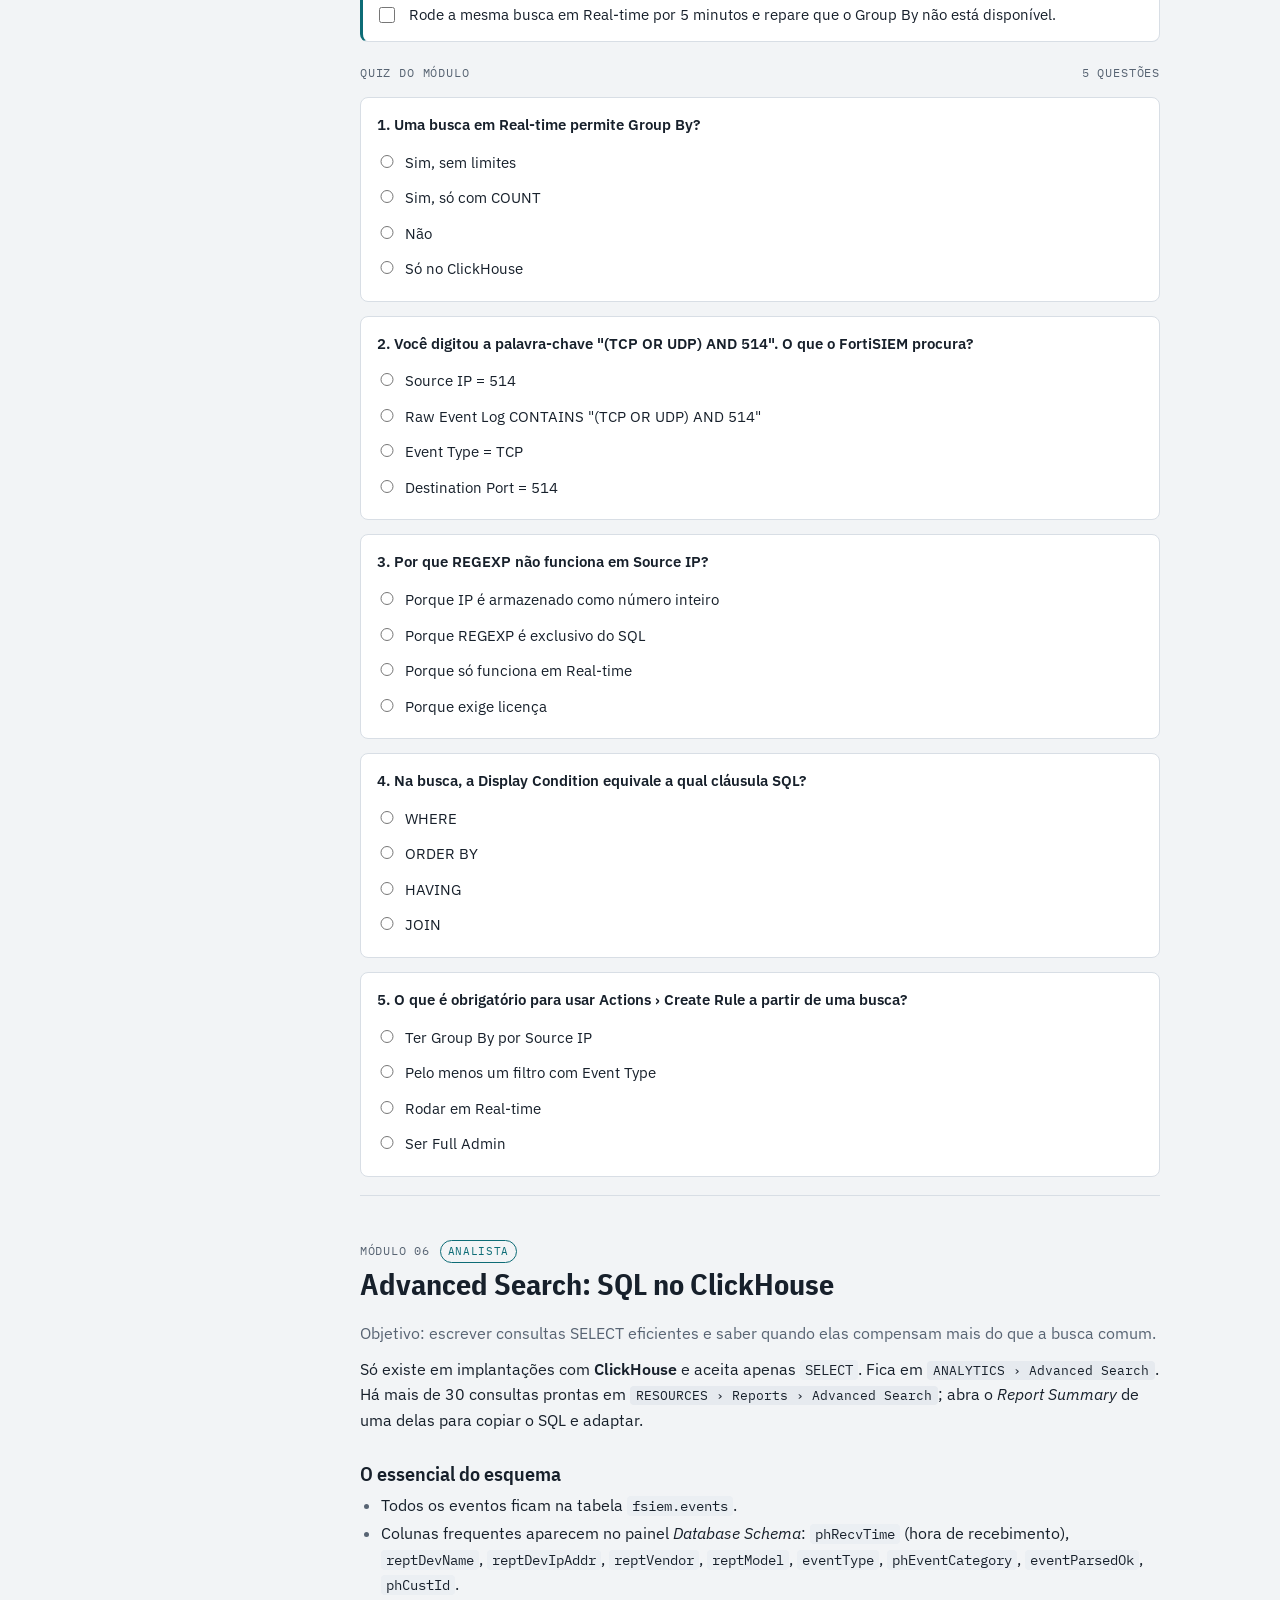
<file: estudos/index.html>
<!doctype html>
<html lang="pt-BR">
<head>
<meta charset="utf-8">
<meta name="viewport" content="width=device-width, initial-scale=1, viewport-fit=cover">
<meta name="robots" content="noindex, nofollow, noarchive">
<style>:root{padding-top:env(safe-area-inset-top,0px);padding-bottom:env(safe-area-inset-bottom,0px)}body{margin:0;font-size:14px}img{max-width:100%}[hidden]{display:none!important}</style>
<title>FA Estudos | Trilha FortiSIEM</title>
<meta name="description" content="Área de estudos de Filipe Augusto: trilha FortiSIEM com módulos, exercícios, quizzes e glossário.">
<link rel="canonical" href="https://filipeti.com.br/estudos/">
<link rel="icon" href="/assets/logo.png">

<link rel="preconnect" href="https://fonts.googleapis.com">
<link rel="preconnect" href="https://fonts.gstatic.com" crossorigin>
<link rel="stylesheet" href="https://fonts.googleapis.com/css2?family=IBM+Plex+Mono:wght@400;500&family=IBM+Plex+Sans+Condensed:wght@500;600;700&family=IBM+Plex+Sans:ital,wght@0,400;0,500;0,600;1,400&display=swap">
<style>
/* Layout: console de SOC em papel claro. Sidebar fixa com a trilha + coluna de leitura de ~68ch. */
:root{
  --bg:#F2F4F6; --surface:#FFFFFF; --ink:#17202B; --muted:#586473; --line:#D8DEE5;
  --accent:#0D6C76; --accent-ink:#FFFFFF; --accent-soft:#DDEEEF;
  --warn:#9A5408; --warn-soft:#FBEFDD; --tip:#2F5E2F; --tip-soft:#E5F1E3;
  --high:#B8322A; --med:#C26F0E; --low:#2C7F49;
  --code-bg:#EBEFF3; --chip:#E6EAEF;
  --f-display:"IBM Plex Sans Condensed","Arial Narrow",system-ui,sans-serif;
  --f-body:"IBM Plex Sans",system-ui,-apple-system,"Segoe UI",sans-serif;
  --f-mono:"IBM Plex Mono",ui-monospace,"Cascadia Mono",Consolas,monospace;
}
@media (prefers-color-scheme: dark){
  :root:not([data-theme="light"]){
    --bg:#0E141B; --surface:#151F29; --ink:#E3E9EF; --muted:#97A3B0; --line:#273443;
    --accent:#52BEC7; --accent-ink:#06262A; --accent-soft:#15353A;
    --warn:#F0A64C; --warn-soft:#382813; --tip:#8FD18C; --tip-soft:#18301A;
    --high:#F2695E; --med:#F2A33D; --low:#5FC480;
    --code-bg:#1A2633; --chip:#1F2C3A; color-scheme:dark;
  }
}
:root[data-theme="dark"]{
  --bg:#0E141B; --surface:#151F29; --ink:#E3E9EF; --muted:#97A3B0; --line:#273443;
  --accent:#52BEC7; --accent-ink:#06262A; --accent-soft:#15353A;
  --warn:#F0A64C; --warn-soft:#382813; --tip:#8FD18C; --tip-soft:#18301A;
  --high:#F2695E; --med:#F2A33D; --low:#5FC480;
  --code-bg:#1A2633; --chip:#1F2C3A; color-scheme:dark;
}
*{box-sizing:border-box}
html{scroll-behavior:smooth;scroll-padding-top:16px}
@media (prefers-reduced-motion: reduce){html{scroll-behavior:auto}}
body{background:var(--bg);color:var(--ink);font-family:var(--f-body);font-size:16px;line-height:1.6;
  padding-left:max(16px, env(safe-area-inset-left, 0px));padding-right:max(16px, env(safe-area-inset-right, 0px));padding-block:0}
a{color:var(--accent)}
a:focus-visible,button:focus-visible,input:focus-visible,summary:focus-visible,dd:focus-visible{outline:2px solid var(--accent);outline-offset:2px}
.shell{max-width:1180px;margin:0 auto;display:grid;grid-template-columns:270px minmax(0,1fr);gap:40px;padding-block:28px 64px}
@media (max-width:900px){.shell{grid-template-columns:minmax(0,1fr);gap:20px;padding-block:16px 48px}}

/* ---------- Sidebar ---------- */
.side{position:sticky;top:max(16px, env(safe-area-inset-top, 0px));align-self:start;max-height:calc(100vh - 32px);overflow:auto;padding-right:4px}
@media (max-width:900px){.side{position:static;max-height:none;overflow:visible}}
.brand{font-family:var(--f-display);font-weight:700;font-size:1.35rem;line-height:1.15;letter-spacing:.01em;margin:0 0 4px}
.brand small{display:block;font-family:var(--f-mono);font-weight:400;font-size:.72rem;letter-spacing:.06em;text-transform:uppercase;color:var(--muted);margin-bottom:6px}
.progress{background:var(--surface);border:1px solid var(--line);border-radius:8px;padding:12px 14px;margin:14px 0;display:grid;gap:8px}
.progress .row{display:flex;justify-content:space-between;font-size:.82rem;color:var(--muted);font-variant-numeric:tabular-nums}
.progress .row b{color:var(--ink);font-weight:600}
.bar{height:6px;border-radius:3px;background:var(--chip);overflow:hidden}
.bar i{display:block;height:100%;width:0;background:var(--accent);transition:width .3s}
.reset{justify-self:start;font:inherit;font-size:.78rem;color:var(--muted);background:none;border:0;padding:0;cursor:pointer;text-decoration:underline}
.toc summary{display:none}
@media (max-width:900px){
  .toc{background:var(--surface);border:1px solid var(--line);border-radius:8px}
  .toc summary{display:block;cursor:pointer;padding:10px 14px;font-weight:600;font-size:.95rem}
  .toc ol{padding:0 14px 12px 14px !important}
}
.toc ol{list-style:none;margin:0;padding:0;display:grid;gap:1px}
.toc a{display:grid;grid-template-columns:28px 1fr;gap:6px;align-items:baseline;padding:5px 8px;border-radius:6px;text-decoration:none;color:var(--ink);font-size:.9rem;line-height:1.35}
.toc a span.n{font-family:var(--f-mono);font-size:.74rem;color:var(--muted)}
.toc a:hover{background:var(--chip)}
.toc a.on{background:var(--accent-soft);color:var(--ink)}
.toc a.on span.n{color:var(--accent)}
.toc .sep{height:1px;background:var(--line);margin:6px 8px}

/* ---------- Main ---------- */
main{min-width:0;max-width:800px}
.hero{padding-block:8px 8px;border-bottom:1px solid var(--line);margin-bottom:8px}
.eyebrow{font-family:var(--f-mono);font-size:.75rem;letter-spacing:.08em;text-transform:uppercase;color:var(--accent)}
h1,h2,h3,h4{font-family:var(--f-display);text-wrap:balance;line-height:1.15;margin:0}
h1{font-size:clamp(2rem,4.5vw,2.9rem);font-weight:700;margin:6px 0 12px}
h2{font-size:1.85rem;font-weight:700;margin:0 0 6px}
h3{font-size:1.25rem;font-weight:600;margin:28px 0 8px}
h4{font-size:1.02rem;font-weight:600;margin:18px 0 6px;font-family:var(--f-body)}
p{margin:0 0 12px}
.lede{font-size:1.08rem;color:var(--muted);max-width:66ch}
section.mod{padding-block:44px 8px;border-bottom:1px solid var(--line)}
section.mod > .head{display:grid;gap:4px;margin-bottom:14px}
.modnum{font-family:var(--f-mono);font-size:.78rem;color:var(--muted);letter-spacing:.06em;text-transform:uppercase;display:flex;gap:10px;flex-wrap:wrap;align-items:center}
.role{font-family:var(--f-mono);font-size:.68rem;letter-spacing:.06em;text-transform:uppercase;padding:2px 7px;border-radius:999px;border:1px solid var(--line);color:var(--muted)}
.role.a{border-color:var(--accent);color:var(--accent)}
.goal{color:var(--muted);margin-bottom:10px}
ul,ol{margin:0 0 14px;padding-left:1.3em}
li{margin:3px 0}
li::marker{color:var(--muted)}
strong{font-weight:600}

/* menu path chips: o vocabulário da própria ferramenta */
.path{font-family:var(--f-mono);font-size:.82em;background:var(--chip);color:var(--ink);padding:1px 6px;border-radius:4px;white-space:nowrap}
@media (max-width:520px){.path{white-space:normal}}
code{font-family:var(--f-mono);font-size:.86em;background:var(--code-bg);padding:1px 5px;border-radius:4px;overflow-wrap:anywhere}
pre{font-family:var(--f-mono);font-size:.83rem;line-height:1.55;background:var(--code-bg);border:1px solid var(--line);border-radius:8px;padding:14px 16px;overflow-x:auto;margin:0 0 6px;tab-size:2}
pre code{background:none;padding:0;font-size:inherit;overflow-wrap:normal}
.codewrap{position:relative;margin:0 0 16px}
.copy{position:absolute;top:8px;right:8px;font:500 .72rem var(--f-mono);background:var(--surface);color:var(--muted);border:1px solid var(--line);border-radius:5px;padding:3px 8px;cursor:pointer}
.copy:hover{color:var(--ink)}
.caption{font-size:.84rem;color:var(--muted);margin:-2px 0 16px}

.tbl{overflow-x:auto;margin:0 0 18px;border:1px solid var(--line);border-radius:8px;background:var(--surface)}
table{border-collapse:collapse;width:100%;font-size:.9rem;line-height:1.45}
th,td{text-align:left;vertical-align:top;padding:9px 12px;border-bottom:1px solid var(--line)}
th{font-family:var(--f-body);font-weight:600;font-size:.78rem;letter-spacing:.04em;text-transform:uppercase;color:var(--muted);background:var(--bg)}
tr:last-child td{border-bottom:0}
td:first-child{font-weight:500}

.note{border-radius:8px;padding:12px 14px;margin:0 0 16px;font-size:.94rem;display:grid;gap:4px}
.note > b{font-family:var(--f-mono);font-size:.72rem;letter-spacing:.07em;text-transform:uppercase;font-weight:500}
.note p:last-child,.note ul:last-child{margin-bottom:0}
.note.warn{background:var(--warn-soft)} .note.warn > b{color:var(--warn)}
.note.tip{background:var(--tip-soft)} .note.tip > b{color:var(--tip)}
.note.info{background:var(--accent-soft)} .note.info > b{color:var(--accent)}

.sev{display:inline-block;font:600 .72rem var(--f-mono);letter-spacing:.05em;padding:1px 7px;border-radius:4px;color:#fff;vertical-align:1px}
.sev.h{background:var(--high)} .sev.m{background:var(--med)} .sev.l{background:var(--low)}
:root[data-theme="dark"] .sev{color:#111}
@media (prefers-color-scheme: dark){:root:not([data-theme="light"]) .sev{color:#111}}

/* fluxo do evento */
.flow{display:grid;grid-template-columns:repeat(5,minmax(0,1fr));gap:0;margin:8px 0 6px;counter-reset:f}
.flow > div{position:relative;background:var(--surface);border:1px solid var(--line);padding:12px 12px 12px;font-size:.84rem;line-height:1.4;min-width:0}
.flow > div:first-child{border-radius:8px 0 0 8px} .flow > div:last-child{border-radius:0 8px 8px 0}
.flow > div + div{border-left:0}
.flow > div:not(:last-child)::after{content:"";position:absolute;right:-7px;top:50%;width:12px;height:12px;background:var(--surface);border-top:1px solid var(--line);border-right:1px solid var(--line);transform:translateY(-50%) rotate(45deg);z-index:1}
.flow h5{font:600 .95rem var(--f-display);margin:0 0 4px;color:var(--accent)}
.flow .who{font-family:var(--f-mono);font-size:.68rem;letter-spacing:.05em;text-transform:uppercase;color:var(--muted);display:block;margin-bottom:6px}
@media (max-width:700px){
  .flow{grid-template-columns:minmax(0,1fr)}
  .flow > div{border-radius:0 !important;border-left:1px solid var(--line) !important}
  .flow > div + div{border-top:0}
  .flow > div:first-child{border-radius:8px 8px 0 0 !important} .flow > div:last-child{border-radius:0 0 8px 8px !important}
  .flow > div:not(:last-child)::after{right:auto;left:50%;top:auto;bottom:-7px;transform:translateX(-50%) rotate(135deg)}
}

.nodes{display:grid;grid-template-columns:repeat(auto-fit,minmax(220px,1fr));gap:12px;margin:0 0 18px}
.node{background:var(--surface);border:1px solid var(--line);border-radius:8px;padding:12px 14px;min-width:0}
.node h4{margin:0 0 4px;font-family:var(--f-display);font-size:1.08rem}
.node p{font-size:.9rem;margin:0;color:var(--muted)}

/* exercícios */
.lab{background:var(--surface);border:1px solid var(--line);border-left:3px solid var(--accent);border-radius:8px;padding:14px 16px 8px;margin:22px 0 18px}
.lab > .t{font-family:var(--f-mono);font-size:.74rem;letter-spacing:.07em;text-transform:uppercase;color:var(--accent);margin-bottom:8px;display:flex;justify-content:space-between;gap:12px;flex-wrap:wrap}
.lab > .t span:last-child{color:var(--muted);font-variant-numeric:tabular-nums}
.lab label{display:grid;grid-template-columns:22px 1fr;gap:8px;align-items:start;padding:6px 0;border-top:1px dashed var(--line);cursor:pointer;font-size:.93rem}
.lab label:first-of-type{border-top:0}
.lab input{margin:4px 0 0;width:16px;height:16px;accent-color:var(--accent)}
.lab label.done .txt{color:var(--muted);text-decoration:line-through;text-decoration-color:var(--line)}
.lab .txt em{display:block;font-style:normal;color:var(--muted);font-size:.86rem}

/* quiz */
.quiz{margin:22px 0 10px;display:grid;gap:14px}
.quiz > .t{font-family:var(--f-mono);font-size:.74rem;letter-spacing:.07em;text-transform:uppercase;color:var(--muted);display:flex;justify-content:space-between;gap:12px;flex-wrap:wrap}
.quiz > .t span:last-child{font-variant-numeric:tabular-nums}
.q{background:var(--surface);border:1px solid var(--line);border-radius:8px;padding:14px 16px}
.q fieldset{border:0;margin:0;padding:0;min-width:0}
.q legend{font-weight:600;padding:0;margin-bottom:8px;font-size:.96rem}
.q label{display:grid;grid-template-columns:20px 1fr;gap:8px;align-items:start;padding:6px 8px;margin:0 -8px;border-radius:6px;cursor:pointer;font-size:.92rem}
.q label:hover{background:var(--bg)}
.q input{margin:4px 0 0;accent-color:var(--accent)}
.q label.right{background:var(--tip-soft)}
.q label.wrong{background:var(--warn-soft)}
.q .exp{margin-top:8px;font-size:.88rem;color:var(--muted);border-top:1px solid var(--line);padding-top:8px}
.q .exp b{color:var(--ink)}

/* plano */
.weeks{display:grid;grid-template-columns:repeat(auto-fit,minmax(170px,1fr));gap:12px;margin:0 0 18px}
.week{background:var(--surface);border:1px solid var(--line);border-radius:8px;padding:12px 14px}
.week b{font-family:var(--f-mono);font-size:.72rem;letter-spacing:.07em;text-transform:uppercase;color:var(--accent);font-weight:500}
.week p{margin:4px 0 0;font-size:.9rem}

/* glossário */
.gtools{display:flex;gap:12px;flex-wrap:wrap;align-items:center;margin:0 0 12px}
.gtools input[type=search]{flex:1 1 220px;min-width:0;font:inherit;font-size:.95rem;padding:8px 12px;border:1px solid var(--line);border-radius:6px;background:var(--surface);color:var(--ink)}
.gtools label{font-size:.88rem;color:var(--muted);display:flex;gap:6px;align-items:center;cursor:pointer}
dl.gloss{display:grid;grid-template-columns:minmax(0,1fr);margin:0;border:1px solid var(--line);border-radius:8px;background:var(--surface)}
dl.gloss > div{padding:10px 14px;border-bottom:1px solid var(--line);display:grid;grid-template-columns:200px minmax(0,1fr);gap:12px}
dl.gloss > div:last-child{border-bottom:0}
@media (max-width:560px){dl.gloss > div{grid-template-columns:minmax(0,1fr);gap:2px}}
dl.gloss dt{font-weight:600;font-family:var(--f-display);font-size:1rem}
dl.gloss dd{margin:0;font-size:.92rem;color:var(--muted)}
.review dl.gloss dd{filter:blur(5px);cursor:pointer;user-select:none;transition:filter .15s}
.review dl.gloss dd.shown{filter:none;user-select:auto}
@media (prefers-reduced-motion: reduce){.review dl.gloss dd{transition:none}}
.empty{padding:14px;color:var(--muted);font-size:.92rem}
footer{padding-block:28px 0;color:var(--muted);font-size:.84rem}

/* ---------- versões ---------- */
:root[data-ver="742"] .v751, :root[data-ver="751"] .v742{display:none !important}
.verswitch{display:grid;grid-template-columns:1fr 1fr;background:var(--chip);border-radius:8px;padding:3px;gap:3px;margin:12px 0 0}
.verswitch button{font:600 .9rem var(--f-mono);border:0;border-radius:6px;padding:7px 0;background:none;color:var(--muted);cursor:pointer}
.verswitch button[aria-pressed="true"]{background:var(--surface);color:var(--ink);box-shadow:0 1px 2px rgba(0,0,0,.12)}
.verlabel{font-size:.78rem;color:var(--muted);margin:6px 0 0}
.chg{display:inline-block;font:500 .66rem var(--f-mono);letter-spacing:.05em;text-transform:uppercase;color:var(--warn);background:var(--warn-soft);border-radius:4px;padding:1px 6px;margin-left:6px;vertical-align:2px;white-space:nowrap}
.note.v75{background:var(--warn-soft)} .note.v75 > b{color:var(--warn)}
.diffgrid td:nth-child(2),.diffgrid td:nth-child(3){font-weight:400}
.diffgrid td:first-child{white-space:nowrap}
@media (max-width:560px){.diffgrid td:first-child{white-space:normal}}
</style>
<script>
(function(){ var v = '742'; try { var p = JSON.parse(localStorage.getItem('trilha-fortisiem-742') || '{}'); if (p.ver === '751') v = '751'; } catch(e) {} document.documentElement.setAttribute('data-ver', v); })();
</script>
</head>
<body>

<div class="shell">
  <aside class="side">
    <a href="/" style="display:inline-block;margin-bottom:16px;font-size:.85rem;text-decoration:none">← Filipe Augusto · Site principal</a>
    <p class="brand"><small>FA Estudos · pt-BR</small>Trilha FortiSIEM <span id="brandVer">7.4.2</span></p>
    <div class="verswitch" role="group" aria-label="Versão do FortiSIEM">
      <button type="button" data-setver="742" aria-pressed="true">7.4.2</button>
      <button type="button" data-setver="751" aria-pressed="false">7.5.1</button>
    </div>
    <p class="verlabel"><span class="v742">Mostrando o conteúdo da 7.4.2.</span><span class="v751">Mostrando o conteúdo da 7.5.1. Trechos que mudaram têm o selo <span class="chg">Mudou na 7.5</span>.</span></p>
    <div class="progress" aria-live="polite">
      <div class="row"><span>Exercícios práticos</span><b id="labCount">0/0</b></div>
      <div class="bar"><i id="labBar"></i></div>
      <div class="row"><span>Questões acertadas</span><b id="quizCount">0/0</b></div>
      <div class="bar"><i id="quizBar"></i></div>
      <button class="reset" id="resetBtn" type="button">Zerar progresso</button>
    </div>
    <details class="toc" id="toc" open>
      <summary>Módulos</summary>
      <ol>
        <li><a href="#comecar"><span class="n">00</span>Como usar este guia</a></li>
        <li><a href="#arquitetura"><span class="n">01</span>Arquitetura e conceitos</a></li>
        <li><a href="#interface"><span class="n">02</span>Navegando na interface</a></li>
        <li><a href="#coleta"><span class="n">03</span>Coleta de dados</a></li>
        <li><a href="#cmdb"><span class="n">04</span>CMDB</a></li>
        <li><a href="#busca"><span class="n">05</span>Analytics: busca</a></li>
        <li><a href="#sql"><span class="n">06</span>Advanced Search (SQL)</a></li>
        <li><a href="#incidentes"><span class="n">07</span>Incidentes</a></li>
        <li><a href="#regras"><span class="n">08</span>Regras de correlação</a></li>
        <li><a href="#automacao"><span class="n">09</span>Automação e casos</a></li>
        <li><a href="#dashboards"><span class="n">10</span>Dashboards e relatórios</a></li>
        <li><a href="#admin"><span class="n">11</span>Administração e saúde</a></li>
        <li><a href="#novidades"><span class="n">12</span><span><span class="v742">Novidades da 7.4.x</span><span class="v751">Novidades da 7.5.x</span></span></a></li>
        <li class="sep" aria-hidden="true"></li>
        <li><a href="#diferencas"><span class="n">±</span>Diferenças 7.4.2 × 7.5.1</a></li>
        <li><a href="#cola"><span class="n">⌘</span>Cola rápida</a></li>
        <li><a href="#glossario"><span class="n">Aa</span>Glossário</a></li>
      </ol>
    </details>
  </aside>

  <main>
    <header class="hero">
      <div class="eyebrow">Baseado no User Guide, External Systems Configuration Guide e Release Notes <span class="v742">7.4.2</span><span class="v751">7.5.1</span></div>
      <h1>Aprenda a operar o FortiSIEM no dia a dia</h1>
      <p class="lede">Doze módulos que seguem o caminho de um log: do dispositivo até virar incidente, caso e relatório. Cada módulo traz os conceitos, onde clicar, um exercício para fazer no seu ambiente e um quiz curto. Use o seletor no topo da barra lateral para alternar entre a 7.4.2 e a 7.5.1, e veja a aba <a href="#diferencas">Diferenças</a> para o que mudou entre elas.</p>
    </header>

    <!-- 00 -->
    <section class="mod" id="comecar">
      <div class="head"><div class="modnum">Módulo 00</div><h2>Como usar este guia</h2></div>
      <p>Os nomes de menus e botões ficam em inglês, como aparecem na tela do FortiSIEM. Um caminho de menu aparece assim: <span class="path">ADMIN › Setup › Credentials</span>. O progresso dos exercícios e quizzes fica salvo neste navegador, separado por versão.</p>
      <p class="v751">Na versão 7.5.1, os caminhos de menu deste guia já aparecem com os nomes novos. Quando um caminho mudou em relação à 7.4.2, ele ganha o selo <span class="chg">Mudou na 7.5</span>, e os trechos novos aparecem em caixas como a de baixo.</p>
      <div class="note v75 v751"><b>Mudou na 7.5 · como ler</b><p>A 7.5.1 inclui tudo o que veio na 7.5.0. Por isso os selos dizem "7.5", e não "7.5.1": muitas mudanças, como a navegação lateral, chegaram na 7.5.0.</p></div>
      <h3>Plano sugerido de 4 semanas</h3>
      <p>Cerca de 3 a 4 horas por semana. Faça a leitura e depois o exercício no ambiente.</p>
      <div class="weeks">
        <div class="week"><b>Semana 1</b><p>01 Arquitetura · 02 Interface · 03 Coleta de dados</p></div>
        <div class="week"><b>Semana 2</b><p>04 CMDB · 05 Busca · 06 Advanced Search</p></div>
        <div class="week"><b>Semana 3</b><p>07 Incidentes · 08 Regras · 09 Automação e casos</p></div>
        <div class="week"><b>Semana 4</b><p>10 Dashboards · 11 Administração · 12 Novidades · revisão com a cola e o glossário</p></div>
      </div>
      <h3>Escolha a sua trilha</h3>
      <div class="tbl"><table>
        <thead><tr><th>Perfil</th><th>Foque em</th><th>Pode ler por cima</th></tr></thead>
        <tbody>
          <tr><td>Analista (investiga e responde)</td><td>02, 05, 06, 07, 08, 09, 10</td><td>03, 11</td></tr>
          <tr><td>Administrador (configura e mantém)</td><td>01, 03, 04, 08, 09, 11, 12</td><td>06, 10</td></tr>
        </tbody>
      </table></div>
      <div class="note warn"><b>Antes dos exercícios</b><p>Prefira um ambiente de laboratório. Em produção, só faça o que mexe na configuração (discovery, regras de descarte, ativar regras e políticas) com autorização. Os exercícios avisam quando algo altera o ambiente.</p></div>
    </section>

    <!-- 01 -->
    <section class="mod" id="arquitetura">
      <div class="head"><div class="modnum">Módulo 01 <span class="role">Ambos</span></div><h2>Arquitetura e conceitos</h2></div>
      <p class="goal">Objetivo: entender quais peças existem, por onde o log passa e como a licença é contada.</p>
      <p>O FortiSIEM junta análise de logs e de tráfego com monitoramento de desempenho e disponibilidade, detecção de mudanças e um inventário (CMDB) descoberto automaticamente. Com isso, ele detecta ameaças, responde a incidentes e gera relatórios de compliance. Ele roda como appliance de hardware, appliance virtual ou cluster de VMs.</p>

      <h3>Os tipos de nó</h3>
      <div class="nodes">
        <div class="node"><h4>Supervisor</h4><p>O cérebro e a interface: GUI, App Server (lógica de negócio) e o banco relacional PostgreSQL (CMDB e estado da aplicação). Mantém o estado global das regras e é ele que cria o incidente. Numa instalação pequena, é o único nó (all-in-one).</p></div>
        <div class="node"><h4>Worker</h4><p>Faz o trabalho pesado: indexa e grava eventos, roda buscas distribuídas e avalia as regras sobre os eventos que recebe, enviando resultados parciais ao Supervisor. Para escalar, adicione Workers. Não é possível adicionar Workers em appliances de hardware.</p></div>
        <div class="node"><h4>Collector</h4><p>Fica perto dos dispositivos, inclusive atrás de firewalls ou em locais remotos. Coleta, faz o parse, comprime e envia os eventos por HTTPS aos Workers. Também executa discovery e monitoramento dos ativos do seu segmento.</p></div>
        <div class="node"><h4><span class="v742">Agentes Windows / Linux</span><span class="v751">Host Collectors (agentes)</span></h4><p>Leves (até cerca de 5% de CPU e memória). Coletam o que o modo sem agente não pega bem: Sysmon, FIM, registro, mídia removível e saída de PowerShell. Enviam aos Collectors em round robin, com failover.<span class="v751"> Na documentação da 7.5.1, eles passam a se chamar <strong>Windows Collector</strong> e <strong>Linux Collector</strong>.<span class="chg">Mudou na 7.5</span></span></p></div>
        <div class="node"><h4>FortiSIEM Manager</h4><p>Produto licenciado à parte que monitora várias instâncias de FortiSIEM. Recebe incidentes, licença e saúde de cada instância por API REST/HTTPS.</p></div>
      </div>

      <h3>O caminho de um log</h3>
      <div class="flow" role="list">
        <div role="listitem"><span class="who">Origem</span><h5>Dispositivo</h5>Envia (syslog, NetFlow, webhook) ou é consultado (WMI/OMI, API REST, SNMP).</div>
        <div role="listitem"><span class="who">Collector / Worker</span><h5>Parse</h5>O parser XML transforma o texto em atributos: Event Type, Source IP, User…</div>
        <div role="listitem"><span class="who">Worker</span><h5>Grava</h5>O evento vai para o banco de eventos (ClickHouse, EventDB ou Elasticsearch).</div>
        <div role="listitem"><span class="who">Worker → Supervisor</span><h5>Correlaciona</h5>As regras rodam em memória, em streaming. O Supervisor junta os resultados e decide.</div>
        <div role="listitem"><span class="who">Supervisor</span><h5>Incidente</h5>Uma Automation Policy pode notificar, remediar, abrir caso ou ticket.</div>
      </div>
      <p class="caption">Busca, regra e relatório usam a mesma linguagem e os mesmos atributos. Por isso uma busca pode virar regra, e uma regra pode virar relatório.</p>

      <h3>Onde os eventos ficam</h3>
      <ul>
        <li><strong>ClickHouse</strong>: a opção recomendada para a maioria das implantações. Tem camadas Hot, Warm e Cold e permite a Advanced Search com SQL.</li>
        <li><strong>EventDB</strong>: o banco NoSQL próprio do FortiSIEM, local ou em NFS. Depende de rede rápida e de muito IOPS no NFS.</li>
        <li><strong>Elasticsearch</strong>: banco distribuído e redundante, que ocupa mais armazenamento.</li>
      </ul>
      <p>Já o CMDB, os incidentes e as configurações ficam no PostgreSQL do Supervisor.</p>
      <div class="note v75 v751"><b>Mudou na 7.5 · arquitetura</b><ul>
        <li><strong>ClickHouse Storage Regions:</strong> dá para separar o armazenamento, gravando os eventos de certos Collectors ou dispositivos apenas em certos nós de dados do ClickHouse. Cada região tem seus próprios Event Upload Workers e shards, sem sobreposição com outras regiões.</li>
        <li><strong>Alta disponibilidade:</strong> a HA entre data centers, que chegou na 7.4.1, permite Supervisors em data centers diferentes, desde que a latência entre eles fique abaixo de 30 ms. Não precisa de VIP nem de DNS.</li>
        <li><strong>O Disaster Recovery (DR) foi descontinuado</strong> a partir da 7.5.0. Quem usa DR precisa remover o nó de DR e passar a usar a HA entre data centers.</li>
        <li>Mudanças de plataforma: Rocky Linux 9.7, PostgreSQL 16.11, JDK 21, GlassFish 7 e Redis 8.6.2. Os processos do Supervisor e dos Workers passaram a se autenticar entre si com certificados de cliente.</li>
      </ul></div>

      <h3>Licenciamento</h3>
      <ul>
        <li>A licença conta <strong>dispositivos</strong> (monitorados ou que enviam logs), <strong>agentes</strong> Windows/Linux e <strong>EPS</strong> (eventos por segundo). Armazenamento não entra na conta.</li>
        <li>O CMDB aceita dispositivos ilimitados. Os que cabem na licença são <strong>Managed</strong>. Os que excedem viram <strong>Unmanaged</strong>: o FortiSIEM não recebe logs deles nem os monitora. Dá para trocar um Unmanaged por um Managed.</li>
        <li><strong>Cálculo do EPS:</strong> total de eventos em 3 minutos dividido por 180. A cada 3 minutos, o Supervisor redistribui o EPS permitido entre os nós.</li>
        <li><strong>EPS não usado</strong> se acumula ao longo do dia, até 5 vezes o EPS licenciado, e serve de reserva para picos, como durante um ataque. À meia-noite, metade do saldo do dia anterior passa para o dia seguinte. Cada Collector tem um EPS garantido.</li>
        <li class="v751"><strong>Licença com certificado:</strong> desde a 7.5.0, uma licença nova traz o próprio certificado, usado para autenticar no FortiGuard e na adição de nós. Logo depois de atualizar de uma versão anterior à 7.5.0, baixe o novo arquivo de licença no FortiCare (não o "Legacy License Key") e envie em <span class="path">ADMIN › License › Upload License</span>.<span class="chg">Mudou na 7.5</span></li>
      </ul>

      <h3>Multi-tenancy e papéis</h3>
      <ul>
        <li>Na instalação Service Provider existem <strong>Organizations</strong> isoladas entre si. A <strong>Super/Global</strong> enxerga todas. A <strong>Super/Local</strong> representa a rede do próprio provedor.</li>
        <li>Um dispositivo entra numa organização pelo Collector que o atende ou pela faixa de IP da organização. Se nem todos os IPs dele estiverem dentro da faixa, ele vai para a Super/Local.</li>
        <li>As regras podem ser globais ou por organização, e os incidentes disparam separadamente em cada organização.</li>
        <li><strong>RBAC:</strong> um papel define o que o usuário vê (abas, organizações, filtros de dados) e o que ele pode fazer (escrita, aba ADMIN). Há papéis prontos que podem ser clonados.</li>
      </ul>

      <div class="lab" data-lab-group="m1">
        <div class="t"><span>Exercício no ambiente</span><span class="lc"></span></div>
        <label><input type="checkbox" data-lab="m1a"><span class="txt">Abra <span class="path">ADMIN › License › Nodes</span> e anote quais nós existem: Supervisor, Workers e Collectors.<em>Desenhe o fluxo de log do seu ambiente com esses nomes.</em></span></label>
        <label><input type="checkbox" data-lab="m1b"><span class="txt">Em <span class="path">ADMIN › License › Usage</span>, compare o EPS atual com o licenciado e conte os dispositivos Managed e Unmanaged.</span></label>
        <label><input type="checkbox" data-lab="m1c"><span class="txt">Descubra qual banco de eventos seu ambiente usa em <span class="path">ADMIN › Setup › Storage</span>.</span></label>
      </div>
      <div class="quiz" data-quiz="m1"></div>
    </section>

    <!-- 02 -->
    <section class="mod" id="interface">
      <div class="head"><div class="modnum">Módulo 02 <span class="role a">Analista</span></div><h2>Navegando na interface</h2></div>
      <p class="goal">Objetivo: saber em qual aba cada tarefa vive e deixar a interface do seu jeito.</p>
      <div class="tbl"><table>
        <thead><tr><th>Aba</th><th>Para que serve</th></tr></thead>
        <tbody>
          <tr><td>DASHBOARD</td><td>Painéis prontos e personalizados. Inclui o dashboard Global do FortiSIEM (risco e fontes de dados), Summary, Widget, Business Service, Identity &amp; Location e outros.</td></tr>
          <tr><td>ANALYTICS</td><td>Busca (Search), Advanced Search em SQL, Investigation (grafo de um incidente) e Machine Learning.</td></tr>
          <tr><td>INCIDENTS</td><td>Overview, List (por tempo, dispositivo, regra e categoria FortiAI), Risk, Explorer, MITRE ATT&amp;CK e UEBA.</td></tr>
          <tr><td>CASES</td><td>Casos de investigação (ticketing interno), com equipes, SLA, evidências e dashboards de casos.</td></tr>
          <tr><td>CMDB</td><td>Inventário: dispositivos, aplicações, usuários, Business Services e relatórios de CMDB.</td></tr>
          <tr><td>RESOURCES</td><td>Conteúdo: Reports, Rules, Watch Lists, Lookup Tables, listas de malware (IP, domínio, hash, URL), Country Groups, Event Types, Playbooks e Remediations.</td></tr>
          <tr><td>ADMIN</td><td>Setup (Credentials, Discovery, Pull Events, Monitor Performance, Agentes, STM, Maintenance), Device Support (Parsers, Event Types, Custom Property), Health, License e Settings.</td></tr>
          <tr><td>TASKS</td><td>Pedidos e aprovações de fluxos de trabalho (ativar regra, remediação, agendar relatório) e tarefas em segundo plano.</td></tr>
        </tbody>
      </table></div>
      <div class="note v75 v751"><b>Mudou na 7.5 · nova navegação</b><ul>
        <li>As abas saíram do topo e foram para uma <strong>barra lateral à esquerda</strong>, com os nomes em Title Case: Dashboard, Analytics, Incidents, Cases, CMDB, Resources e Admin. Passe o mouse sobre um item para abrir os submenus; em Incidents, por exemplo, você passa o mouse sobre List e escolhe List by Time.</li>
        <li>Os botões de texto viraram <strong>ícones</strong> em posições padronizadas: <strong>+</strong> no lugar de New, lápis para Edit, lixeira para Delete e um menu <strong>Actions</strong> no lugar de More. Salvar como relatório, exportar, agendar, clonar e aplicar também viraram ícones.</li>
        <li>Em Analytics, a lista de relatórios prontos agora abre pelo botão <strong>Load Report</strong>.</li>
        <li>Em Resources surgiram <strong>Saved Report Results</strong>, que reúne os resultados salvos de buscas e relatórios agendados; <strong>ReportAI</strong>, com mais de 100 perguntas prontas para o FortiAI; e <strong>External Datasets</strong>, usado pela Federated Search.</li>
      </ul></div>
      <h3>Ícones do canto superior direito</h3>
      <ul>
        <li class="v751"><strong>Ícone do usuário</strong>: clique nele e depois em <strong>User Profile</strong>.<span class="chg">Mudou na 7.5</span></li>
        <li><strong>User Profile</strong>: troca de senha, contato e <strong>UI Settings</strong>, onde você escolhe a tela inicial (Incidents, Cases ou Dashboard), o idioma, o tema (claro, escuro ou automático) e o formato de data.</li>
        <li><strong>Jobs/Errors</strong>: erros do sistema na aba Error.</li>
        <li><strong>User Activity</strong>: usuários logados, usuários bloqueados (com opção de desbloquear), <strong>Query Status</strong> (onde dá para parar uma consulta) e Query Workload.</li>
        <li><strong>Online Documentation</strong> e <strong>FortiAI</strong>: perguntas em linguagem natural. <span class="v742">Quando a pergunta pede um relatório, o FortiAI devolve a consulta pronta, e <em>Run on Analytics</em> a executa.</span><span class="v751">O FortiAI Chat agora é um agente conversacional: aceita perguntas de continuação, transforma a pergunta em SQL pelo serviço MCP e responde em streaming. O botão <strong>+</strong> da janela traz perguntas prontas. A opção <em>Optimize</em> vem ligada e envia ao modelo só o contexto relevante, o que reduz o uso de tokens.<span class="chg">Mudou na 7.5</span></span></li>
      </ul>
      <div class="note warn v751"><b>FortiAI na 7.5.1</b><ul>
        <li>Por padrão, só usuários Admin podem usar o FortiAI. Para liberar outros usuários, marque <em>FortiAI: Run</em> no papel, em <span class="path">ADMIN › Settings › Role › Role Management</span>.</li>
        <li>O FortiAI só considera a <strong>organização</strong> do usuário e ignora as outras restrições de dados do papel. Um Network Admin, por exemplo, recebe as mesmas respostas que um Full Admin daquela organização. Isso vale também para o serviço MCP.</li>
        <li>Há restrições de segurança: acesso somente leitura a tabelas específicas, algumas funções SQL bloqueadas, só perguntas de segurança e nenhuma consulta SQL direta.</li>
        <li>No Azure OpenAI, a 7.5.1 usa os modelos GPT-4.1 e text-embedding-3-large, que precisam estar instalados lá.</li>
      </ul></div>
      <div class="note tip"><b>Dica</b><p>Muitas listas têm um acento circunflexo (caret) ao passar o mouse sobre um valor. Ele abre ações rápidas como <em>Add to Filter</em>, <em>Quick Info</em>, <em>Device Health</em> e <em>Related Historical Events</em>. É o jeito mais rápido de pular de um incidente para os eventos.</p></div>
      <div class="lab" data-lab-group="m2">
        <div class="t"><span>Exercício no ambiente</span><span class="lc"></span></div>
        <label><input type="checkbox" data-lab="m2a"><span class="txt">Em <span class="path">User Profile › UI Settings</span>, defina INCIDENTS › Overview como tela inicial e escolha o tema que preferir.</span></label>
        <label><input type="checkbox" data-lab="m2b"><span class="txt">Passe por cada aba da tabela acima e escreva em uma frase o que viu em cada uma.<em class="v751">Na 7.5.1, as abas ficam na barra lateral: passe o mouse sobre cada uma para ver os submenus.</em></span></label>
        <label><input type="checkbox" data-lab="m2c"><span class="txt">Abra <strong>User Activity › Query Status</strong> e veja quem está rodando consultas agora.</span></label>
      </div>
      <div class="quiz" data-quiz="m2"></div>
    </section>

    <!-- 03 -->
    <section class="mod" id="coleta">
      <div class="head"><div class="modnum">Módulo 03 <span class="role">Admin</span></div><h2>Coleta de dados</h2></div>
      <p class="goal">Objetivo: fazer um dispositivo aparecer no CMDB e ter seus logs interpretados corretamente.</p>

      <h3>Duas formas de "conhecer" um dispositivo</h3>
      <ul>
        <li><strong>Descoberta por log:</strong> quando chega um log que casa com um parser, o FortiSIEM cria o dispositivo no CMDB com fabricante e modelo (Cisco IOS, FortiGate, Windows, Linux genérico). É básica.</li>
        <li><strong>Discovery detalhado:</strong> com credenciais (SNMP, SSH, WMI/OMI, API), ele descobre versão do SO, hardware, software instalado, processos, interfaces, patches, relações (VM ↔ host, AP ↔ controladora) e quais métricas podem ser monitoradas. Depois disso, já começa a monitorar e a puxar eventos.</li>
      </ul>

      <h3>Passo a passo do discovery</h3>
      <ol>
        <li><strong>Criar a credencial</strong> em <span class="path">ADMIN › Setup › Credentials</span>, no Step 1: nome, Device Type, Access Protocol e porta. A senha pode ficar no FortiSIEM ou vir do CyberArk.</li>
        <li><strong>Associar a credencial a IPs</strong> no Step 2. Aceita IP único, faixa, CIDR ou lista: <code>10.1.1.1, 20.1.1.0/24, 30.1.1.1-30.1.1.10</code>. A associação vale por Collector.</li>
        <li><strong>Testar</strong> com <em>Test Connectivity</em>, que faz ping antes, ou <em>Test Connectivity without Ping</em>. Em várias integrações de API, esse teste já inicia a coleta de eventos.</li>
        <li><strong>Criar a entrada de discovery</strong> em <span class="path">ADMIN › Setup › Discovery › New</span> e rodar com <em>Discover</em>. Pode rodar em segundo plano e acompanhar em Tasks.</li>
        <li><strong>Conferir</strong> as abas Results e Errors, o CMDB e as abas <span class="path">ADMIN › Setup › Pull Events</span> e <span class="path">Monitor Performance</span>.</li>
      </ol>
      <div class="tbl"><table>
        <thead><tr><th>Tipo de discovery</th><th>Quando usar</th></tr></thead>
        <tbody>
          <tr><td>Range Scan</td><td>Varre IPs, faixas e sub-redes em sequência. É o mais comum.</td></tr>
          <tr><td>Smart Scan</td><td>Parte de um Root IP (um roteador, por exemplo) e segue os vizinhos que cada dispositivo conhece.</td></tr>
          <tr><td>L2 Scan</td><td>Descobre só a conectividade de camada 2.</td></tr>
          <tr><td>AWS / Azure Scan</td><td>Nuvem, via SDK. Exige uma credencial mapeada para aws.com/amazon.com ou azure.com.</td></tr>
          <tr><td>Nozomi Scan</td><td>Ativos OT via API do Nozomi.</td></tr>
        </tbody>
      </table></div>
      <div class="note warn"><b>Atenção</b><ul>
        <li>Para servidores Linux, que têm logs genéricos, faça discovery por SNMP ou SSH para identificar o SO com precisão. Para Windows com coleta WMI, o discovery precisa ser por WMI (ou SNMP e WMI).</li>
        <li>Dispositivos com IPs sobrepostos são mesclados. Procure o incidente <code>PH_RULE_DEVICE_MERGED_OVERLAP_IP</code>. Se o IP for virtual (VIP), cadastre-o na lista de VIPs em <span class="path">ADMIN › Settings › Discovery</span> e rediscubra.</li>
        <li>Na instalação Service Provider com Collectors, faça o discovery a partir de cada organização.</li>
        <li>Se uma credencial mudar no equipamento, atualize em Credentials e rediscubra.</li>
      </ul></div>

      <h3>Logs que chegam por conta própria (push)</h3>
      <p>Configure o dispositivo para mandar syslog ao Collector, se houver um, ou a um Worker. A lista de dispositivos com parser pronto está em <span class="path">ADMIN › Device Support › Parsers</span> e no External Systems Configuration Guide, que tem um capítulo por fabricante. NetFlow é recebido automaticamente nas portas conhecidas.</p>
      <h4>Destino de upload dos Collectors</h4>
      <p>Em <span class="path">ADMIN › Settings › System › Cluster Config › Event Upload Workers</span> você define para onde os Collectors mandam os eventos. O recomendado é uma <strong>lista de Workers</strong>: os Collectors balanceiam a carga entre eles. Usar só o Supervisor sobrecarrega o nó em ambientes maiores.</p>

      <h3>Exemplo real: FortiGate (External Systems Guide)</h3>
      <ul>
        <li>O recomendado é <strong>API REST + Syslog</strong>. A API traz desempenho, configuração e topologia do Security Fabric. O syslog traz tráfego, IPS, web filter e eventos de sistema.</li>
        <li>No FortiGate, crie um admin profile, que pode ser somente leitura. Ele só precisa de escrita em <em>User &amp; Device</em> (para remediação por quarentena) e em <em>Administrator Users</em> (para backup de configuração). Depois, crie um <em>REST API Admin</em> com Trusted Host igual ao IP do Collector e guarde o token, que só aparece uma vez.</li>
        <li>No FortiSIEM: crie uma credencial com Device Type <code>Fortinet FortiOS</code>, protocolo <code>FORTIOS_REST_API</code> e o token, associe ao IP, rode Test Connectivity e faça um discovery do tipo Range Scan.</li>
        <li>No syslog, não use formato CSV. Se o tráfego passar por VPN, ajuste o <code>source-ip</code>.</li>
        <li><strong>Não</strong> envie logs do FortiGate e do FortiAnalyzer ao mesmo tempo, porque os eventos ficam duplicados. Escolha uma das duas origens.</li>
      </ul>

      <div class="note v75 v751"><b>Mudou na 7.5 · coleta</b><ul>
        <li><strong>Windows OMI sem NTLM:</strong> o discovery e a coleta de logs por OMI não aceitam mais autenticação NTLM, que a Microsoft descontinuou. Use Kerberos.</li>
        <li><strong>Webhook:</strong> o FortiSIEM recebe eventos de aplicações e SaaS por webhook num Collector, como na 7.4.2. O guia de integrações da 7.5.1 inclui Corelight, Sectona PAM, Kubernetes (audit), Thinkst Canary, WALLIX Bastion, Huawei VRP e Azure Monitor, entre outros.</li>
        <li>Na 7.5.1, a <strong>Google Threat Intelligence (GTI)</strong> passou a estar disponível como fonte de inteligência externa.</li>
      </ul></div>
      <h3>Agente ou sem agente (Windows)?</h3>
      <div class="tbl"><table>
        <thead><tr><th>Recurso</th><th>Windows Agent</th><th>OMI/WMI (sem agente)</th></tr></thead>
        <tbody>
          <tr><td>Logs Security, System, Application</td><td>Sim</td><td>Sim</td></tr>
          <tr><td>Sysmon, IIS, logs genéricos de aplicação</td><td>Sim</td><td>Não</td></tr>
          <tr><td>DNS e DHCP</td><td>Sim</td><td>Limitado</td></tr>
          <tr><td>FIM, registro, mudança de software instalado</td><td>Sim</td><td>Limitado ou não</td></tr>
          <tr><td>Saída de PowerShell/WMI, osquery, telemetria UEBA</td><td>Sim</td><td>Não</td></tr>
          <tr><td>Alto volume de logs</td><td>Sim</td><td>Não (o WMI pesa no servidor)</td></tr>
        </tbody>
      </table></div>
      <p>A recomendação do guia é usar o Windows Agent 5.0.0 ou mais novo para coleta, discovery e desempenho. A configuração é por templates em <span class="path">ADMIN › Setup › Windows Agent</span>, associando hosts a templates. Os agentes Linux ficam em <span class="path">ADMIN › Setup › Linux Agent</span> e servem principalmente para FIM com contexto de usuário.</p>
      <div class="note v75 v751"><b>Mudou na 7.5 · Host Collectors</b><ul>
        <li>Na 7.5.1, os agentes aparecem como <strong>Windows Collector</strong> e <strong>Linux Collector</strong>, nas abas <span class="path">ADMIN › Setup › Windows Collector</span> e <span class="path">ADMIN › Setup › Linux Collector</span>. A configuração continua por templates de monitoramento, e agora há <strong>templates prontos</strong>, identificados por Scope = System. Também há atribuição de template por <strong>ranking</strong>.</li>
        <li><strong>Agente Windows headless:</strong> é configurado localmente e não se registra no Supervisor. Não consome licença de agente, mas consome licença de dispositivo, e os eventos contam no EPS ou no GB/dia. Por enquanto, envia só logs Security e arquivos de log definidos pelo usuário.</li>
        <li><strong>osquery no Linux Collector</strong>, como já existia no Windows. Há consultas prontas em <span class="path">RESOURCES › Osquery › Linux</span>.</li>
        <li>O Linux Collector passou a rodar em <strong>AlmaLinux 8, 9 e 10</strong> e em <strong>Amazon Linux 2023</strong>. Antes de atualizar o agente Linux para a 7.5.0, instale os pacotes <code>patchelf</code> e <code>acl</code> (que traz o <code>getfacl</code>); sem eles, o upgrade falha.</li>
      </ul></div>

      <div class="lab" data-lab-group="m3">
        <div class="t"><span>Exercício no ambiente</span><span class="lc"></span></div>
        <label><input type="checkbox" data-lab="m3a"><span class="txt">Em <span class="path">ANALYTICS › Search</span>, abra a pasta Shortcuts<span class="v751"> (pelo botão Load Report)</span> e rode <em>Top Reporting Devices</em> e <em>Top Event Types</em>. Quem mais manda log no seu ambiente?</span></label>
        <label><input type="checkbox" data-lab="m3b"><span class="txt">Em <span class="path">ADMIN › Device Support › Parsers</span>, encontre o parser do seu firewall e veja a posição dele na lista.</span></label>
        <label><input type="checkbox" data-lab="m3c"><span class="txt">Em <span class="path">ADMIN › Setup › Credentials</span>, escolha uma associação existente e rode <em>Test Connectivity</em>.<em>Só leitura: o teste não altera a configuração.</em></span></label>
        <label><input type="checkbox" data-lab="m3d"><span class="txt">Veja os erros em <span class="path">ADMIN › Setup › Monitor Performance › More › Errors</span> e em <span class="path">Pull Events</span>. Anote um erro e a causa provável: rede, credencial ou desempenho do equipamento.</span></label>
      </div>
      <div class="quiz" data-quiz="m3"></div>
    </section>

    <!-- 04 -->
    <section class="mod" id="cmdb">
      <div class="head"><div class="modnum">Módulo 04 <span class="role">Ambos</span></div><h2>CMDB: o inventário que alimenta tudo</h2></div>
      <p class="goal">Objetivo: usar grupos do CMDB para que regras e relatórios se mantenham sozinhos.</p>
      <p>O CMDB guarda <strong>Devices</strong>, <strong>Applications</strong>, <strong>Users</strong> e <strong>Business Services</strong>. O discovery preenche os grupos nativos (Firewall, Windows Server e outros). Os grupos que você cria e os Business Services, não.</p>
      <h3>Por que grupos importam</h3>
      <p>Uma regra escrita como "Source IP IN CMDB › Network Device › Firewall" dispensa listas de IPs e continua valendo quando um firewall entra ou sai. Grupos também aparecem em buscas, relatórios e Automation Policies (Affected Items).</p>
      <h3>Tarefas comuns</h3>
      <div class="tbl"><table>
        <thead><tr><th>Tarefa</th><th>Onde</th></tr></thead>
        <tbody>
          <tr><td>Colocar dispositivos em grupos ou Business Services automaticamente, por fabricante, modelo, nome ou faixa de IP</td><td><span class="path">ADMIN › Settings › Discovery › CMDB Group</span> e depois <em>Apply</em>. O discovery passa a respeitar a regra.</td></tr>
          <tr><td>Dar localização a IPs privados</td><td><span class="path">ADMIN › Settings › Discovery › Location</span></td></tr>
          <tr><td>Importar usuários do AD</td><td>Credencial LDAP (Used For: Microsoft Active Directory), discovery do controlador de domínio e depois <span class="path">CMDB › Users</span> › Refresh</td></tr>
          <tr><td>Ver a saúde de um dispositivo</td><td><span class="path">CMDB</span> › selecione o dispositivo › <em>Device Health</em> ou <em>Real time performance</em></td></tr>
          <tr><td>Relatório do inventário (PDF/CSV)</td><td><span class="path">CMDB › CMDB Reports</span></td></tr>
          <tr><td>Ajustar o limiar de alerta de um único dispositivo</td><td><span class="path">CMDB</span> › Edit › aba Properties</td></tr>
        </tbody>
      </table></div>
      <h3>Business Service</h3>
      <p>É um contêiner com os dispositivos e aplicações de um mesmo serviço de negócio, como o "Portal do cliente". A função principal é ajudar na triagem: todo incidente passa a mostrar quais serviços ele afeta, e existe um dashboard próprio para isso.</p>
      <div class="lab" data-lab-group="m4">
        <div class="t"><span>Exercício no ambiente</span><span class="lc"></span></div>
        <label><input type="checkbox" data-lab="m4a"><span class="txt">No CMDB, encontre um servidor importante e abra <em>Device Health</em>. Confira a coluna Monitor Status.</span></label>
        <label><input type="checkbox" data-lab="m4b"><span class="txt">Liste três grupos do CMDB que você usaria em regras do seu ambiente, como servidores DNS, controladores de domínio e firewalls de borda.</span></label>
        <label><input type="checkbox" data-lab="m4c"><span class="txt">Esboce no papel um Business Service crítico do seu ambiente: quais servidores, aplicações e equipamentos de rede ele inclui?</span></label>
      </div>
      <div class="quiz" data-quiz="m4"></div>
    </section>

    <!-- 05 -->
    <section class="mod" id="busca">
      <div class="head"><div class="modnum">Módulo 05 <span class="role a">Analista</span></div><h2>Analytics: busca de eventos</h2></div>
      <p class="goal">Objetivo: montar uma busca do zero, investigar a partir do resultado e reaproveitar o trabalho.</p>
      <h3>Tempo real ou histórica</h3>
      <ul>
        <li><strong>Real-time</strong>: mostra os eventos conforme chegam, antes de serem gravados. <strong>Não</strong> permite Group By. Tem Pause, Resume, Fast forward e Clear.</li>
        <li><strong>Histórica</strong>: consulta o banco num intervalo relativo (últimos N minutos, horas ou dias) ou absoluto (De/Até, ou <em>Always prior</em>, como "semana anterior"). É a que permite agregação.</li>
      </ul>
      <h3>A busca pensada como SQL</h3>
      <div class="tbl"><table>
        <thead><tr><th>Passo na tela</th><th>Equivale a</th><th>O que você define</th></tr></thead>
        <tbody>
          <tr><td>Edit Filters and Time Range</td><td>WHERE</td><td>Filtros, intervalo, Trend Interval, origem (Online/Archive), limite de linhas</td></tr>
          <tr><td>Group By and Display Fields</td><td>SELECT … GROUP BY</td><td>Atributos, funções (COUNT, AVG, SUM…), ordem e nomes de coluna</td></tr>
          <tr><td>Display Conditions</td><td>HAVING</td><td>Corte sobre agregados, como <code>COUNT(Matched Events) &gt; 20</code></td></tr>
        </tbody>
      </table></div>
      <h3>Três jeitos de filtrar</h3>
      <ul>
        <li><strong>Event Keyword</strong>: expressão booleana sobre o log bruto. <code>(TCP OR UDP) AND 514</code> vira <code>Raw Event Log CONTAINS "(TCP OR UDP) AND 514"</code>.</li>
        <li><strong>Event Attribute</strong>: tuplas no formato atributo, operador e valor, combinadas com AND e OR.</li>
        <li><strong>CMDB Attribute</strong>: consulta o CMDB escolhendo um Target: DEVICE, USER, RULE, REPORT, MONITOR, TASK, IDENTITY, INCIDENT, EVENT_PULLING ou CASE.</li>
      </ul>
      <div class="tbl"><table>
        <thead><tr><th>Operadores</th><th>Exemplo</th></tr></thead>
        <tbody>
          <tr><td><code>= != &lt; &lt;= &gt; &gt;=</code></td><td><code>Source IP = 10.1.1.1</code></td></tr>
          <tr><td><code>BETWEEN</code>, <code>NOT_BETWEEN</code></td><td><code>Source IP BETWEEN (10.1.1.1, 10.1.1.3)</code></td></tr>
          <tr><td><code>CONTAIN</code>, <code>NOT_CONTAIN</code>, <code>REGEXP</code>, <code>NOT_REGEXP</code></td><td><code>Event Type CONTAIN PH_DEV_MON</code></td></tr>
          <tr><td><code>STARTS_WITH</code>, <code>NOT STARTS_WITH</code> (novos na 7.4.0, só ClickHouse)</td><td><code>Host Name STARTS_WITH srv-</code></td></tr>
          <tr><td><code>IN</code>, <code>NOT IN</code> (lista ou objeto do CMDB)</td><td><code>Source IP IN CMDB › Network Device › Firewall</code></td></tr>
          <tr><td><code>IS NULL</code>, <code>IS NOT NULL</code></td><td><code>User IS NOT NULL</code></td></tr>
        </tbody>
      </table></div>
      <div class="note warn"><b>Pegadinhas</b><ul>
        <li>IP é armazenado como número inteiro, então <strong>não</strong> aceita REGEXP. Use BETWEEN, IN ou grupos de rede.</li>
        <li>Os valores com IN precisam combinar com o tipo do atributo. <code>User IN CMDB › Users</code> funciona, mas <code>User IN CMDB › Firewall</code> não.</li>
        <li>O limite de linhas sem agregação é de 100 mil no EventDB e no Elasticsearch, e de 1 milhão no ClickHouse. Para chegar a 1 milhão, o guia recomenda 32 vCPU e 32 GB de RAM nos nós.</li>
      </ul></div>
      <p>Funções úteis: agregação (<code>COUNT</code>, <code>COUNT DISTINCT</code>, <code>AVG</code>, <code>SUM</code>, <code>MAX</code>, <code>PCTILE</code>, <code>STDDEV</code>), texto (<code>TO_LOWER</code>, <code>SUB_STR</code>, <code>LEN</code>), data (<code>HourOfDay</code>, <code>DayOfWeek</code>), CMDB (<code>DeviceToCMDBAttr</code>), lookup (<code>LookupTableHas</code>) e <code>IF</code>. As funções podem ser aninhadas: <code>COUNT DISTINCT (TO_LOWER(User))</code>.</p>

      <h3>Investigando a partir do resultado</h3>
      <ul>
        <li><strong>Clique numa barra</strong> do gráfico para abrir uma nova aba já filtrada naquele intervalo. Com <strong>Shift + arrastar</strong>, você ajusta o intervalo na aba atual.</li>
        <li>No ClickHouse, o painel <strong>Result Filter</strong> à esquerda mostra a distribuição de valores de cada coluna. Clique para filtrar.</li>
        <li>Em uma célula de <em>Raw Event Log</em>, use <strong>Show Details</strong> para ver como o evento foi interpretado e mandar qualquer atributo para o filtro ou para as colunas.</li>
        <li>Na coluna, <em>Add to Filter</em> refina a busca sem reabrir o editor.</li>
      </ul>
      <h3>Reaproveitando</h3>
      <ul>
        <li><strong>Actions › Save as Report</strong>: com <em>Save Definition</em> salva a busca em <span class="path">RESOURCES › Reports</span>. Com <em>Save Results</em> salva o resultado.</li>
        <li><strong>Save/Load</strong> dentro dos editores de filtro e de colunas guarda blocos para reutilizar.</li>
        <li><strong>Export Result</strong> (PDF, RTF, CSV; use CSV para resultados grandes) e <strong>Email Result</strong>.</li>
        <li><strong>Create Rule</strong>: transforma a busca em regra. Exige pelo menos um filtro com <strong>Event Type</strong>. A regra nasce inativa, na pasta Ungrouped, com limiar <code>COUNT &gt;= 1</code>.</li>
        <li>No ClickHouse, <strong>FortiAI › Summarize</strong> analisa o resultado (colunas, estatística, anomalias). Em logs suspeitos, <strong>FortiAI › Analyze Raw Message</strong> sugere uma ação e anonimiza alguns campos antes de enviar.</li>
        <li>Em um log bruto, também dá para usar <strong>Create Case</strong> ou <strong>Add to Case</strong>.</li>
      </ul>
      <div class="note v75 v751"><b>Mudou na 7.5 · na tela de busca</b><ul>
        <li>Os relatórios prontos e os Shortcuts abrem pelo botão <strong>Load Report</strong>.</li>
        <li>Save as Report, Export Result e Email Result viraram <strong>ícones</strong>. O guia da 7.5.1 cita PDF e CSV como formatos de exportação.</li>
        <li>Os resultados salvos de buscas, da Advanced Search e de relatórios agendados ficam reunidos em <span class="path">RESOURCES › Saved Report Results</span>.</li>
        <li>Na 7.5.1 você pode aplicar filtros sob demanda na página de filtros da busca, e usuários com papel somente leitura também podem fazer buscas.</li>
        <li>No log bruto, a opção agora se chama <em>Show Detail</em>.</li>
      </ul></div>
      <h4>Busca aninhada</h4>
      <p>Uma consulta pode usar o resultado de outra (<em>Select from Report</em>), como em "servidores Windows do CMDB que <strong>não</strong> reportaram na última hora" (CMDB por fora, eventos por dentro, com NOT IN). O tipo do atributo de fora precisa casar com uma coluna da consulta de dentro.</p>
      <div class="v751">
        <h4>Federated Search <span class="chg">Novo na 7.5</span></h4>
        <p>Disponível só no ClickHouse, em <span class="path">ANALYTICS › Federated Search</span>. Ela procura <strong>observáveis</strong> (IP, host, hash, processo, URL) em bases externas: AWS Security Lake, buckets do AWS S3, FortiEDR, PostgreSQL, MySQL e Snowflake.</p>
        <ol>
          <li>Cadastre um <strong>Provider</strong> com as credenciais de acesso e os <strong>datasets</strong> (tabelas) desse Provider em External Datasets.</li>
          <li>Mapeie os atributos do FortiSIEM para as colunas da base externa.</li>
          <li>Rode a busca, ou parta direto de um incidente ou de um resultado do Analytics.</li>
        </ol>
        <p>Os resultados ficam gravados no ClickHouse, então dá para refiná-los depois com a Advanced Search. Eles também podem ser exportados em PDF, enviados por e-mail ou anexados a casos.</p>
      </div>

      <div class="lab" data-lab-group="m5">
        <div class="t"><span>Exercício no ambiente</span><span class="lc"></span></div>
        <label><input type="checkbox" data-lab="m5a"><span class="txt">Crie uma busca histórica das últimas 24h com <code>Event Type = Win-Security-4625</code> (logon com falha no Windows). Agrupe por <em>User</em> e <em>Source IP</em>, mostre <code>COUNT(Matched Events)</code> em ordem decrescente e acrescente a Display Condition <code>COUNT &gt; 10</code>.<em>Se o seu ambiente não tem Windows, use um evento de falha de login do seu firewall ou VPN.</em></span></label>
        <label><input type="checkbox" data-lab="m5b"><span class="txt">Clique na barra mais alta do gráfico e veja a nova aba aberta naquele intervalo.</span></label>
        <label><input type="checkbox" data-lab="m5c"><span class="txt">Mude para uma busca sem agregação com <em>Raw Event Log</em>, abra <strong>Show Details</strong> em um evento e mande o atributo <em>Destination IP</em> para as colunas.</span></label>
        <label><input type="checkbox" data-lab="m5d"><span class="txt">Salve a busca como relatório numa pasta sua e exporte o resultado em CSV.<em class="v751">Na 7.5.1, os dois comandos são ícones na barra de resultados.</em></span></label>
        <label><input type="checkbox" data-lab="m5e"><span class="txt">Rode a mesma busca em Real-time por 5 minutos e repare que o Group By não está disponível.</span></label>
      </div>
      <div class="quiz" data-quiz="m5"></div>
    </section>

    <!-- 06 -->
    <section class="mod" id="sql">
      <div class="head"><div class="modnum">Módulo 06 <span class="role a">Analista</span></div><h2>Advanced Search: SQL no ClickHouse</h2></div>
      <p class="goal">Objetivo: escrever consultas SELECT eficientes e saber quando elas compensam mais do que a busca comum.</p>
      <p>Só existe em implantações com <strong>ClickHouse</strong> e aceita apenas <code>SELECT</code>. Fica em <span class="path">ANALYTICS › Advanced Search</span>. Há mais de 30 consultas prontas em <span class="path">RESOURCES › Reports › Advanced Search</span>; abra o <em>Report Summary</em> de uma delas para copiar o SQL e adaptar.</p>
      <h3>O essencial do esquema</h3>
      <ul>
        <li>Todos os eventos ficam na tabela <code>fsiem.events</code>.</li>
        <li>Colunas frequentes aparecem no painel <em>Database Schema</em>: <code>phRecvTime</code> (hora de recebimento), <code>reptDevName</code>, <code>reptDevIpAddr</code>, <code>reptVendor</code>, <code>reptModel</code>, <code>eventType</code>, <code>phEventCategory</code>, <code>eventParsedOk</code>, <code>phCustId</code>.</li>
        <li>Para qualquer outro atributo, selecione-o antes em <strong>Attributes used</strong>. Se aparecer o erro <code>Missing columns</code>, foi isso que faltou.</li>
        <li>Para usar grupos do CMDB, use o <strong>CMDB Group Converter</strong>. Ele gera a condição com <code>dictHas(...)</code> para você colar no WHERE.</li>
        <li>Use aspas simples para strings (<code>'WIN-ABC'</code>) e crase ou aspas duplas para alias.</li>
      </ul>
      <div class="note info"><b>Regras de desempenho</b><ol>
        <li>Sempre limite o tempo no WHERE. Por exemplo, a última hora é <code>phRecvTime &gt; now() - 3600</code>.</li>
        <li>Sempre teste primeiro com <code>LIMIT</code>.</li>
        <li>Use o filtro mais estreito possível, aproveitando os índices primários e de skipping do ClickHouse.</li>
      </ol></div>

      <h3>Consultas para praticar</h3>
      <p>Os alias abaixo usam só letras, para que a consulta possa virar regra depois. A Release Note 7.4.2 exige que alias usados em regras comecem com letra e tenham apenas caracteres alfanuméricos.</p>
      <h4>1. Quem mais envia eventos na última hora</h4>
      <div class="codewrap"><button class="copy" type="button">Copiar</button><pre><code>SELECT reptDevName AS Dispositivo,
       reptVendor  AS Fabricante,
       COUNT(*)    AS TotalEventos,
       MAX(phRecvTime) AS UltimoEvento
FROM fsiem.events
WHERE phRecvTime &gt; now() - 3600
  AND eventParsedOk = 1
GROUP BY reptDevName, reptVendor
ORDER BY TotalEventos DESC
LIMIT 10</code></pre></div>
      <h4>2. Tipos de evento por dispositivo nas últimas 24h</h4>
      <div class="codewrap"><button class="copy" type="button">Copiar</button><pre><code>SELECT reptDevName, eventType, COUNT(*) AS Total
FROM fsiem.events
WHERE phRecvTime &gt; now() - 86400
GROUP BY reptDevName, eventType
ORDER BY Total DESC
LIMIT 20</code></pre></div>
      <h4>3. Usuários com mais falhas de logon no Windows</h4>
      <div class="codewrap"><button class="copy" type="button">Copiar</button><pre><code>-- antes de rodar: selecione "user" em Attributes used
SELECT user, COUNT(*) AS Falhas
FROM fsiem.events
WHERE phRecvTime &gt; now() - 86400
  AND eventType = 'Win-Security-4625'
GROUP BY user
ORDER BY Falhas DESC
LIMIT 10</code></pre></div>
      <h4>4. Dispositivos que reportaram ontem e ficaram mudos hoje</h4>
      <div class="codewrap"><button class="copy" type="button">Copiar</button><pre><code>WITH ontem AS (
  SELECT DISTINCT reptDevName
  FROM fsiem.events
  WHERE phRecvTime &gt;= toStartOfDay(now()) - 86400
    AND phRecvTime &lt;  toStartOfDay(now())
)
SELECT reptDevName AS Silencioso
FROM ontem
WHERE reptDevName NOT IN (
  SELECT DISTINCT reptDevName
  FROM fsiem.events
  WHERE phRecvTime &gt;= toStartOfDay(now())
)
ORDER BY Silencioso</code></pre></div>
      <h4>5. Os 5 tipos de evento mais comuns de cada dispositivo (função de janela)</h4>
      <div class="codewrap"><button class="copy" type="button">Copiar</button><pre><code>WITH base AS (
  SELECT reptDevName, eventType, count() AS Total,
         rank() OVER (PARTITION BY reptDevName ORDER BY Total DESC) AS Posicao
  FROM fsiem.events
  WHERE phRecvTime &gt; now() - 3600
  GROUP BY reptDevName, eventType
)
SELECT reptDevName, eventType, Total
FROM base
WHERE Posicao &lt;= 5</code></pre></div>
      <p class="caption">Use <em>Format</em> para indentar e pegar erros de sintaxe. A tela permite até 10 abas de consulta.</p>

      <h3>FortiAI na Advanced Search</h3>
      <ul>
        <li><strong>Generate SQL</strong>: escreva o pedido em inglês, como "top event types by count in the last hour", e depois use <em>Replace Original Query</em> › Run. Revise sempre, porque o resultado nem sempre está correto.</li>
        <li><strong>Fix Errors</strong>: aparece quando o Format ou o Run falha. Exige a chave da API configurada em <span class="path">ADMIN › Settings › Analytics › ML/AI</span>.</li>
        <li><strong>Summarize Results</strong>: faz análise estatística do resultado.</li>
      </ul>
      <div class="note warn"><b>Atenção</b><p>Os resultados da Advanced Search <strong>não são anonimizados</strong> ao ir para o FortiAI. Pense antes de enviar dados sensíveis.</p></div>
      <div class="note v75 v751"><b>Mudou na 7.5 · Advanced Search</b><ul>
        <li>Os comandos de FortiAI, Replace Original Query, Copy, Export e Import viraram ícones. O esquema do banco abre pelo ícone <em>Database Schema</em>, e as consultas prontas pelo botão Load Report.</li>
        <li>Resultados salvos ficam em <span class="path">RESOURCES › Saved Report Results</span>.</li>
        <li>Na 7.5.1, o <strong>serviço MCP</strong> deixa agentes de IA externos consultarem o ClickHouse e o PostgreSQL do FortiSIEM, só em leitura. Veja o módulo 09.</li>
        <li>A 7.5.1 inclui regras novas de <strong>movimento lateral</strong> feitas com Advanced Search e regras agendadas.</li>
      </ul></div>
      <p>Pelo menu Actions, uma consulta pode virar uma <strong>regra agendada</strong> (<em>Create a Rule</em>, modo Scheduled via SQL; veja o módulo 08) e pode ser salva, exportada em PDF/CSV ou importada/exportada como XML.</p>
      <div class="lab" data-lab-group="m6">
        <div class="t"><span>Exercício no ambiente</span><span class="lc"></span></div>
        <label><input type="checkbox" data-lab="m6a"><span class="txt">Rode a consulta 1 e depois mude para as últimas 24h.</span></label>
        <label><input type="checkbox" data-lab="m6b"><span class="txt">Com o CMDB Group Converter, restrinja a consulta 1 a <em>Devices › Server › Windows</em> (Reporting IP IN o grupo).</span></label>
        <label><input type="checkbox" data-lab="m6c"><span class="txt">Rode a consulta 4. Algum dispositivo importante parou de reportar? Confira em <span class="path">ADMIN › Health</span> ou no CMDB.</span></label>
        <label><input type="checkbox" data-lab="m6d"><span class="txt">Abra uma consulta pronta em <span class="path">RESOURCES › Reports › Advanced Search</span>, copie o SQL pelo Report Summary e altere um filtro.</span></label>
      </div>
      <div class="quiz" data-quiz="m6"></div>
    </section>

    <!-- 07 -->
    <section class="mod" id="incidentes">
      <div class="head"><div class="modnum">Módulo 07 <span class="role a">Analista</span></div><h2>Incidentes: triagem, investigação e ajuste fino</h2></div>
      <p class="goal">Objetivo: trabalhar a fila de incidentes do início ao fim e reduzir falsos positivos do jeito certo.</p>
      <h3>As visões da aba INCIDENTS</h3>
      <div class="tbl"><table>
        <thead><tr><th>Visão</th><th>Use para</th></tr></thead>
        <tbody>
          <tr><td>Overview</td><td>Panorama: incidentes por categoria (Security, Performance, Availability, Change), principais incidentes e hosts mais afetados, por severidade ou por risco.</td></tr>
          <tr><td>List by Time / Device / Rule</td><td>A fila de trabalho. Por padrão mostra as últimas 2 horas e atualiza a cada minuto. É onde ficam as ações.</td></tr>
          <tr><td>List by Category (FortiAI)</td><td>Agrupa incidentes parecidos (por exemplo, problemas de CPU, memória e disco viram "Resource"). Milhares de incidentes viram dezenas de grupos, cada um com seu risco.</td></tr>
          <tr><td>Risk</td><td>Dispositivos e usuários ordenados por risco, com tendência de 24h e linha do tempo.</td></tr>
          <tr><td>Explorer</td><td>Cruza atores (IP, host, usuário) entre vários incidentes numa só tela.</td></tr>
          <tr><td>MITRE ATT&amp;CK</td><td>Cobertura de regras e incidentes por tática e técnica (IT ou ICS).</td></tr>
          <tr><td>UEBA</td><td>Alertas de IA vindos do FortiInsight.</td></tr>
        </tbody>
      </table></div>
      <p>Severidade: <span class="sev h">HIGH</span> <span class="sev m">MEDIUM</span> <span class="sev l">LOW</span>. No Overview, a cor do risco segue: 80 ou mais é vermelho, de 50 a 79 é amarelo e abaixo de 50 é verde.</p>

      <h3>Status e resolução</h3>
      <div class="tbl"><table>
        <thead><tr><th>Status</th><th>Significado</th></tr></thead>
        <tbody>
          <tr><td>Active</td><td>Em andamento.</td></tr>
          <tr><td>Manually Cleared</td><td>Fechado por um usuário.</td></tr>
          <tr><td>Auto Cleared</td><td>A condição de limpeza da regra foi atendida.</td></tr>
          <tr><td>System Cleared</td><td>Incidentes que <strong>não</strong> são de segurança são limpos todo dia à meia-noite (hora local).</td></tr>
          <tr><td>Externally Cleared</td><td>Fechado no sistema de tickets externo.</td></tr>
        </tbody>
      </table></div>
      <p>A <strong>resolução</strong> pode ser Open, In Progress, True Positive ou False Positive. Enquanto o incidente está Active, ela fica Open. Para marcar <strong>False Positive</strong>, é preciso limpar (Clear) o incidente.</p>

      <h3>O que olhar dentro de um incidente</h3>
      <ul>
        <li><strong>Incident Details</strong>: todos os atributos (origem, alvo, contagem, primeira e última ocorrência, organização, Business Service, tags).</li>
        <li><strong>Rule Summary</strong>: a lógica da regra que disparou.</li>
        <li><strong>Triggering Events</strong>: os eventos que causaram o disparo, com o log bruto e os campos interpretados. Também tem análise por FortiAI.</li>
        <li><strong>Related Active Incidents</strong>, <strong>Threat</strong> (geolocalização FortiGuard, Whois, watch lists, VirusTotal), <strong>Context</strong>, <strong>FortiAI Analysis</strong>, <strong>Comments</strong> e <strong>Action History</strong>.</li>
        <li><strong>Investigate</strong> abre <span class="path">ANALYTICS › Investigation</span>: um grafo com o incidente e as entidades envolvidas (host, IP, usuário, processo, arquivo), linha do tempo com "play", incidentes relacionados e relatórios por entidade.</li>
      </ul>

      <div class="note v75 v751"><b>Mudou na 7.5 · incidentes</b><ul>
        <li>Para chegar às visões, passe o mouse sobre <strong>Incidents</strong> na barra lateral. Em <em>List</em>, escolha By Time, Device, Rule ou Category.</li>
        <li><strong>Investigação agêntica (Agentic Incident Analysis):</strong> você fornece prompts, e o FortiAI monta um plano e o executa passo a passo, rodando consultas para concluir se o incidente é verdadeiro ou falso positivo e qual é a causa raiz. Os prompts podem ficar salvos na regra, para os próximos incidentes, e há prompts prontos. Existe o mesmo recurso para casos.</li>
        <li>O menu do caret em Source e Target ganhou atalhos como <em>Risk</em>, <em>Check Reputation</em>, <em>Real-time Performance</em>, <em>Add to WatchList</em> e <em>Add to Application Group</em>.</li>
        <li>Na 7.5.1, os eventos gatilho de um incidente podem ser exportados em <strong>CSV</strong>, além de PDF, direto da página do incidente.</li>
        <li>A partir de um incidente, dá para abrir uma <strong>Federated Search</strong> com os observáveis dele (veja o módulo 05).</li>
      </ul></div>
      <h3>Roteiro de triagem</h3>
      <div class="note tip"><b>Prática recomendada</b><p>Este roteiro organiza as ações do manual numa sequência de trabalho. Adapte ao processo do seu SOC.</p></div>
      <ol>
        <li><strong>Priorize:</strong> comece pelo Overview ou pelo List by Time filtrado por <span class="sev h">HIGH</span>. Considere o risco do host e os Business Services afetados.</li>
        <li><strong>Entenda:</strong> leia o Rule Summary e os Triggering Events. O que exatamente disparou, e quantas vezes?</li>
        <li><strong>Contextualize:</strong> veja Threat (reputação), Related Incidents, o histórico do host no Risk e os <em>Related Historical Events</em>.</li>
        <li><strong>Aprofunde:</strong> use Investigate, ou faça uma busca no Analytics a partir dos IPs e usuários envolvidos.<span class="v751"> Na 7.5.1, rode também a investigação agêntica do FortiAI e confira cada passo do plano antes de aceitar a conclusão.</span></li>
        <li><strong>Decida:</strong> se for verdadeiro, marque <em>In Progress</em>, comente e crie um caso, uma remediação ou um playbook. Se for falso positivo, use <em>Clear</em> com resolução False Positive e um motivo, e faça o ajuste fino.</li>
        <li><strong>Registre:</strong> deixe comentários claros. Eles aparecem no Action History e nos relatórios.</li>
      </ol>

      <h3>Ajuste fino: escolha a ferramenta certa</h3>
      <div class="tbl"><table>
        <thead><tr><th>Situação</th><th>Ajuste</th><th>Como</th></tr></thead>
        <tbody>
          <tr><td>Um host, usuário ou horário específico é legítimo</td><td>Exceção da regra</td><td>Incidente › Actions › <em>Edit Rule Exception</em>, por atributo ou por horário</td></tr>
          <tr><td>A regra não faz sentido para uma classe de ativos, como servidores DNS</td><td>Editar a regra</td><td>Actions › <em>Edit Rule</em>, acrescentando algo como "Source IP NOT IN servidores DNS". Regra de sistema: salve como User Rule, desative a original e ative a nova.</td></tr>
          <tr><td>Evento ruidoso e sem valor</td><td>Event Dropping</td><td>Actions › <em>Event Dropping Rule</em>: descartar de vez (não conta no EPS) ou gravar sem disparar regras</td></tr>
          <tr><td>Alerta de desempenho com limiar inadequado</td><td>Ajustar o limiar</td><td>Global: <span class="path">ADMIN › Device Support › Custom Property</span>. Por dispositivo: CMDB › Edit › Properties.</td></tr>
          <tr><td>Janela de manutenção planejada</td><td>Maintenance Calendar</td><td><span class="path">ADMIN › Setup › Maintenance</span></td></tr>
          <tr><td>A regra não serve para o ambiente</td><td>Desativar</td><td>Actions › <em>Disable Rule</em>, escolhendo as organizações</td></tr>
        </tbody>
      </table></div>
      <p>Outras ações do menu: Change Severity, Notify via Email, Remediate Incident, Execute Playbook, Run Connector, Check Reputation, Export (PDF/CSV), Create Case e Add to Case. Para selecionar vários incidentes, use Shift ou Ctrl.</p>
      <div class="lab" data-lab-group="m7">
        <div class="t"><span>Exercício no ambiente</span><span class="lc"></span></div>
        <label><input type="checkbox" data-lab="m7a"><span class="txt">No Overview, clique no número de incidentes Security de severidade HIGH e chegue a uma lista filtrada.</span></label>
        <label><input type="checkbox" data-lab="m7b"><span class="txt">Abra um incidente e leia, nesta ordem, Rule Summary, Triggering Events e Threat. Escreva em duas frases o que aconteceu.</span></label>
        <label><input type="checkbox" data-lab="m7c"><span class="txt">Use Actions › Investigate e adicione ao grafo os <em>Related Incidents</em> de um host.</span></label>
        <label><input type="checkbox" data-lab="m7d"><span class="txt">Escolha um incidente recorrente que você considera falso positivo e decida, pela tabela acima, qual ajuste aplicaria e por quê.<em>Só aplique o ajuste com autorização: ele muda a detecção.</em></span></label>
      </div>
      <div class="quiz" data-quiz="m7"></div>
    </section>

    <!-- 08 -->
    <section class="mod" id="regras">
      <div class="head"><div class="modnum">Módulo 08 <span class="role">Ambos</span></div><h2>Regras de correlação</h2></div>
      <p class="goal">Objetivo: ler qualquer regra pronta e criar a sua, testando antes de ativar.</p>
      <p>Há mais de 500 regras de sistema em <span class="path">RESOURCES › Rules</span>, organizadas em grupos (Availability, Performance, Change, Security e outros). Elas já vêm ativas. Uma regra é como uma consulta SQL avaliada continuamente sobre o fluxo de eventos.</p>
      <h3>Os 3 passos do editor</h3>
      <h4>Step 1 · General</h4>
      <ul>
        <li>Nome, descrição, Data Source, Detection Technology (Correlation, Correlation Using Lookup Table, Machine Learning, Profiling) e Remediation Note, que é o texto de orientação para quem recebe o incidente.</li>
        <li><strong>Evaluation Mode</strong>:
          <ul>
            <li><strong>Streaming</strong>: tempo real, em memória, o mais escalável. É o padrão.</li>
            <li><strong>Scheduled</strong>: só no ClickHouse. Roda em agenda, permite funções analíticas complexas e janelas longas.</li>
            <li><strong>Scheduled via SQL</strong>: só no ClickHouse e só em Super/Global. A condição é uma consulta da Advanced Search.</li>
          </ul>
        </li>
      </ul>
      <div class="note warn"><b>Limites dos modos agendados</b><p>No máximo 100 incidentes por execução, condição de limpeza apenas por tempo, e não dá para testar como uma regra Streaming. No Scheduled via SQL, o incidente não mostra os eventos que o dispararam, e as exceções só funcionam pelo atributo-chave.</p></div>
      <h4>Step 2 · Define Condition</h4>
      <p>Uma regra tem um ou mais <strong>subpatterns</strong>. Cada um tem filtros de evento (o WHERE), <strong>Group By</strong> e <strong>Aggregate Conditions</strong> (o limiar).</p>
      <div class="tbl"><table>
        <thead><tr><th>Cenário</th><th>Group By</th><th>Condição</th></tr></thead>
        <tbody>
          <tr><td>10 ou mais eventos</td><td>nenhum</td><td><code>COUNT(Matched Events) &gt;= 10</code></td></tr>
          <tr><td>Um IP falando com 100 ou mais destinos distintos (varredura)</td><td>Source IP</td><td><code>COUNT(DISTINCT Destination IP) &gt;= 100</code></td></tr>
          <tr><td>CPU média acima de 95% em 3 amostras</td><td>Host IP</td><td><code>COUNT &gt;= 3 AND AVG(CPU Util) &gt; 95</code></td></tr>
          <tr><td>Uma estação tentando 5 ou mais contas no mesmo servidor</td><td>Source IP, Destination IP</td><td><code>COUNT(DISTINCT User) &gt;= 5</code></td></tr>
        </tbody>
      </table></div>
      <p>Para relacionar subpatterns, use <code>AND</code>, <code>OR</code>, <code>FOLLOWED_BY</code> (P1 seguido de P2 no tempo), <code>AND_NOT</code> (P1 sem P2, em qualquer ordem) e <code>NOT_FOLLOWED_BY</code> (P1 sem P2 depois). Com restrições entre subpatterns, como <code>P1.Source IP = P2.Source IP</code>, você faz algo parecido com um JOIN.</p>
      <div class="note info"><b>Exemplo clássico</b><p>P1: 5 ou mais falhas de login agrupadas por Source IP e Destination IP. <strong>NOT_FOLLOWED_BY</strong> P2: um login com sucesso, com a restrição P1.Source IP = P2.Source IP. O resultado são tentativas de força bruta que não tiveram sucesso.</p></div>
      <h4>Step 3 · Define Action</h4>
      <ul>
        <li>Severity, Category, Subcategory, técnicas MITRE (a tática é preenchida sozinha) e Tags (novas na 7.4.0).</li>
        <li><strong>Incident Attributes</strong>: normalmente os mesmos atributos do Group By. É obrigatório definir pelo menos um. Desde a 7.4.0, atributos reservados como Event Type, Reporting IP e os campos de Incident não podem ser usados aqui.</li>
        <li><strong>Incident Title</strong> com variáveis, como <code>$user criou $fileName em $hostName</code>.</li>
        <li><strong>Exception</strong> (atributo e/ou período), <strong>Clear Condition</strong> (por exemplo, "a regra original não disparou por 10 minutos") e <strong>Watch List</strong>, que precisa ter o mesmo tipo do atributo.</li>
        <li>Notification (frequência), Impacts e Update Status on Summary Dashboard.</li>
      </ul>
      <div class="note v75 v751"><b>Mudou na 7.5 · regras</b><ul>
        <li>A regra tem um campo novo, <strong>Prompt</strong>, com as instruções que a investigação agêntica do FortiAI segue quando um incidente dessa regra acontece. O prompt pode ser gerado pela própria análise agêntica.</li>
        <li>Na 7.5.1, a criação de regras e relatórios ficou mais enxuta. Em Service Provider, a visão de ativação mostra quando uma regra está ativa só em parte das organizações.</li>
        <li>Botões viraram ícones: <strong>+</strong> para nova regra, e ícones para Edit, Clone e Test.</li>
        <li>Importar Sigma por URL de IP privado (RFC 1918) agora é bloqueado, a menos que o IP seja liberado no <code>allowed_trusted_url</code> (veja o módulo 11).</li>
      </ul></div>
      <h3>Testar e ativar</h3>
      <ol>
        <li>Toda regra nova nasce <strong>inativa</strong>. Para testar uma regra existente, desative-a primeiro, inclusive no escopo de ativação por organização.</li>
        <li>O teste só funciona na organização <strong>Super/Global</strong>. Selecione a regra › <em>Test</em> › informe um Reporting IP (que pertença ao grupo, se a regra exigir) › cole logs brutos sintéticos, com pausas entre eles › <em>Test Rule</em>.</li>
        <li>Se passar, marque <em>Active</em>. Se o seu papel exige aprovação, a ativação vira um pedido em TASKS.</li>
      </ol>
      <h3>Outras fontes de regras</h3>
      <ul>
        <li><strong>Importar Sigma</strong>: <span class="path">RESOURCES › Rules › More › Import Sigma Rule</span>, por URL do repositório SigmaHQ, por arquivo ou colando o YAML. Funciona melhor com regras de Windows. Revise sempre o Step 2 › Filter depois de importar.</li>
        <li><strong>Exportar e importar XML</strong> para levar regras entre ambientes.</li>
        <li><strong>Watch Lists</strong> (<span class="path">RESOURCES › Watch Lists</span>): listas que as próprias regras preenchem, como Host Scanners, Frequent Account Lockouts e Malware Likely. As entradas expiram por tempo, e uma lista pode ser usada como condição em outra regra, formando regras aninhadas.</li>
        <li><strong>Lookup Tables</strong>: tabelas de referência (CSV, API ou relatório) usadas com <code>LookupTableHas</code> e <code>LookupTableGet</code>.</li>
        <li>Atenção ao objeto <strong>My Home</strong> em <span class="path">RESOURCES › Country Groups</span>. Vem como Estados Unidos e é usado por várias regras de "país incomum". Ajuste para o Brasil, se for o seu caso.</li>
      </ul>
      <div class="lab" data-lab-group="m8">
        <div class="t"><span>Exercício no ambiente</span><span class="lc"></span></div>
        <label><input type="checkbox" data-lab="m8a"><span class="txt">Abra uma regra de sistema de força bruta ou varredura e identifique os subpatterns, o Group By, a condição e o operador entre os subpatterns.</span></label>
        <label><input type="checkbox" data-lab="m8b"><span class="txt">A partir da busca do exercício 5a, use Actions › Create Rule. Ajuste o limiar, a severidade e o título com <code>$user</code>.<em>A regra nasce inativa: o exercício não altera a detecção.</em></span></label>
        <label><input type="checkbox" data-lab="m8c"><span class="txt">Teste a regra em Super/Global com eventos sintéticos suficientes para disparar.</span></label>
        <label><input type="checkbox" data-lab="m8d"><span class="txt">Confira se o <em>My Home</em> está configurado com o país correto.</span></label>
      </div>
      <div class="quiz" data-quiz="m8"></div>
    </section>

    <!-- 09 -->
    <section class="mod" id="automacao">
      <div class="head"><div class="modnum">Módulo 09 <span class="role">Ambos</span></div><h2>Automação, notificação e casos</h2></div>
      <p class="goal">Objetivo: fazer o incidente certo chegar à pessoa certa, com a ação certa, sem configurar regra por regra.</p>
      <h3>Automation Policy</h3>
      <p>Em vez de configurar uma notificação em cada regra, o FortiSIEM usa políticas em <span class="path">ADMIN › Settings › General › Automation Policy</span>.</p>
      <ul>
        <li><strong>Filtros:</strong> severidade (uma ou mais), regras, intervalo de horário, Affected Items (grupos do CMDB, IPs ou faixas, com opção de exclusão) e, em Service Provider, as organizações afetadas.</li>
        <li><strong>Ações:</strong> enviar e-mail, SMS ou webhook (endereços ou usuários do CMDB, com template); rodar remediação ou script; rodar playbook; chamar uma integração (por exemplo, FortiGuard IOC Lookup); <strong>criar caso</strong>; SNMP trap; XML por HTTP(S); ticket no Remedy; e "Invoke FortiAI and update Comments".</li>
        <li><strong>Configurações:</strong> não notificar quando o incidente for limpo automaticamente, manualmente ou pelo sistema.</li>
        <li>Depois de criar, <strong>marque a política como Enabled</strong>. Esse passo é fácil de esquecer.</li>
      </ul>
      <div class="note tip"><b>Pré-requisito</b><p>Configure o servidor de e-mail em <span class="path">ADMIN › Settings › System › Email</span> (use <em>Test Email</em>). Para personalizar a mensagem, use <em>Incident Email Template</em>; a Remediation Note da regra pode entrar no template. Seja específico nos filtros para não inundar caixas de entrada.</p></div>
      <div class="note v75 v751"><b>Mudou na 7.5 · notificações</b><ul>
        <li><strong>Webhook genérico para notificar incidentes:</strong> antes, só havia integração pronta com o Microsoft Teams. Agora há passo a passo para Slack, Telegram, WhatsApp, Teams e aplicações próprias. Configure o webhook em <span class="path">ADMIN › Settings › Analytics › Incident Notification</span> e use-o na ação Send Email/SMS/Webhook da Automation Policy.</li>
        <li>Para notificar usuários do CMDB, clique dentro do campo <em>To:</em> e use <em>Select User</em>.</li>
        <li>Na 7.5.1, URLs com IP privado (RFC 1918) nas notificações HTTP e de webhook são bloqueadas, a menos que o IP esteja liberado no <code>allowed_trusted_url</code>.</li>
      </ul></div>
      <h3>Remediação</h3>
      <ul>
        <li>Há scripts prontos, como bloquear um IP no FortiGate, Check Point, ASA ou Palo Alto, desabilitar um usuário no AD e colocar em quarentena no FortiGate. Também dá para criar os seus.</li>
        <li><strong>Pontual:</strong> incidente › Actions › <em>Remediate Incident</em>, escolhendo o script, o <em>Run On</em> (Supervisor ou Collector) e o <em>Enforce On</em>. O Enforce On aceita só dispositivos individuais, não grupos, e eles precisam ter credencial funcionando.</li>
        <li><strong>Automática:</strong> pela ação <em>Run Remediation/Script</em> da Automation Policy.</li>
        <li>Se o seu papel não pode remediar, a tela abre um pedido de aprovação, enviado por e-mail e acompanhado em TASKS.</li>
      </ul>
      <h3>Playbooks (Automation Service, 7.4.0)</h3>
      <p>Playbooks criados e executados dentro do próprio FortiSIEM. Antes, isso só era possível com um FortiSOAR separado. Exige licença adicional, provisionamento e os papéis Automation Read, Modify e Execute. Eles rodam por Automation Agents, que vêm configurados no Supervisor e são instalados manualmente nos Collectors. Há coleções prontas de investigação, remediação e enriquecimento.</p>
      <div class="note warn"><b>Limitações</b><p>O Automation Service não funciona com FIPS habilitado nem com o recurso de HA entre data centers.<span class="v751"> Além disso, a 7.5.1 não pode ser instalada com FIPS habilitado nem em ambiente IPv6.</span></p></div>
      <h3>Casos (Case Management)</h3>
      <ol>
        <li>Configure o servidor de e-mail.</li>
        <li>Crie <strong>times</strong> em <span class="path">CMDB › Users › FortiSIEM Analysts</span>, por região e fuso, por especialidade ou por severidade. Cada time precisa de um <strong>Team Lead</strong> e de uma fila. Cada analista precisa de jornada e folgas cadastradas, que são usadas na atribuição automática.</li>
        <li>Crie uma <strong>Case Management Policy</strong> em <span class="path">ADMIN › Settings › General › Case Management</span>. Ela define SLAs, escalonamento e quem recebe as notificações.</li>
        <li>Crie o caso manualmente, a partir de um incidente ou de um evento, ou automaticamente, pela ação "Create Case" de uma Automation Policy, com uma sequência de times (FIRST, depois THEN…).</li>
      </ol>
      <p>Dentro do caso há visões Explore, MITRE ATT&amp;CK e Investigate, além de notas, evidências e histórico de ações. Os dashboards Case Health, Case KPI e Case Handling acompanham a operação.<span class="v751"> Na 7.5, também há <strong>análise agêntica de casos</strong> pelo FortiAI. Para criar um time em FortiSIEM Analysts, use <em>New Group</em>.<span class="chg">Mudou na 7.5</span></span></p>
      <div class="v751">
        <h3>API Token e serviço MCP <span class="chg">Novo na 7.5</span></h3>
        <ul>
          <li><strong>API Token (7.5.0):</strong> autenticação OAuth para a API REST pública, mais segura do que usuário e senha, que ainda funcionam por compatibilidade mas podem ser descontinuados. Crie o token em <span class="path">ADMIN › Settings › System › API Token</span>. O token herda o alcance de quem o criou: um token do Full Admin de Org1 acessa só os logs de Org1.</li>
          <li><strong>Client Credentials (7.5.1):</strong> o grant Refresh Token foi trocado pelo Client Credentials. O chamador obtém e renova o token só com Client ID e Client Secret, pelo endpoint <code>/phoenix/rest/pub/security/oauth/token</code>.</li>
          <li><strong>Serviço MCP (7.5.1, só ClickHouse):</strong> permite que agentes de IA próprios acessem o CMDB (dispositivos, usuários, incidentes) e o banco de eventos em <code>https://{Supervisor}/phoenix/mcp</code>, porta 443, usando um API Token. Algumas das ferramentas: <code>get_incident_by_id</code>, <code>get_trigger_events_by_incident_id</code>, <code>get_related_incidents_by_id</code>, <code>query_fsm_clickhouse</code>, <code>update_incident_resolution_by_id</code> e <code>clear_incident_by_id</code>. O acesso às tabelas é somente leitura e algumas funções SQL são bloqueadas.</li>
        </ul>
        <div class="note warn"><b>Atenção</b><p>Algumas ferramentas MCP <strong>alteram incidentes</strong>: comentam, limpam e mudam a severidade ou a resolução. Dê a cada agente um token com o menor alcance possível.</p></div>
      </div>
      <div class="lab" data-lab-group="m9">
        <div class="t"><span>Exercício no ambiente</span><span class="lc"></span></div>
        <label><input type="checkbox" data-lab="m9a"><span class="txt">Liste as Automation Policies existentes e responda: quais incidentes geram e-mail hoje, e para quem?</span></label>
        <label><input type="checkbox" data-lab="m9b"><span class="txt">Crie uma política de teste: severidade HIGH, uma única regra, ação "Send Email" para você. Ative, observe e depois desative.<em>Altera o ambiente: combine com o responsável.</em></span></label>
        <label><input type="checkbox" data-lab="m9c"><span class="txt">Veja os scripts disponíveis na ação Run Remediation/Script e escolha um que faria sentido no seu ambiente.</span></label>
      </div>
      <div class="quiz" data-quiz="m9"></div>
    </section>

    <!-- 10 -->
    <section class="mod" id="dashboards">
      <div class="head"><div class="modnum">Módulo 10 <span class="role a">Analista</span></div><h2>Dashboards e relatórios</h2></div>
      <p class="goal">Objetivo: montar a sua visão diária e automatizar os relatórios recorrentes.</p>
      <h3>Tipos de dashboard</h3>
      <div class="tbl"><table>
        <thead><tr><th>Tipo</th><th>O que mostra</th></tr></thead>
        <tbody>
          <tr><td>Global FortiSIEM (7.4.0)</td><td>Página inicial com risco geral, dispositivos e usuários mais arriscados, status de incidentes e casos, e uma aba de fontes de dados (dispositivos, agentes, integrações, armazenamento).</td></tr>
          <tr><td>Widget</td><td>Gráficos "Top N", um por relatório. Qualquer relatório de eventos ou de CMDB pode virar widget. Calculado em streaming, por isso carrega rápido. Desde a 7.4.0, o layout é livre e redimensionável, e um botão muda o período de todos os widgets.</td></tr>
          <tr><td>Summary</td><td>Uma planilha com uma linha por dispositivo e uma coluna por métrica, com cores vermelho, amarelo e verde. Usa um banco em memória.</td></tr>
          <tr><td>Business Service</td><td>Saúde dos serviços de negócio, com detalhamento até dispositivos e incidentes.</td></tr>
          <tr><td>Identity &amp; Location</td><td>Mapeamento de IP para usuário e local. Precisa de logs de DHCP, VPN, Wi-Fi e logon no AD.</td></tr>
          <tr><td>Interface Usage e PCI Logging</td><td>Uso de interfaces de roteadores e firewalls (útil em SD-WAN) e quais dispositivos de PCI estão enviando logs.</td></tr>
        </tbody>
      </table></div>
      <p>Para criar: DASHBOARD › menu de pastas › <em>New</em> (pasta) › <em>+</em> (dashboard e tipo) › <em>+</em> para adicionar widgets. Pastas podem ser compartilhadas, clonadas e exibidas em slideshow.</p>
      <h3>Relatórios</h3>
      <ul>
        <li>Os relatórios prontos ficam em <span class="path">RESOURCES › Reports</span>. Selecione um e clique em <em>Run</em>, ou crie com <em>New</em>. O caminho mais prático é montar a busca no Analytics e usar <em>Save as Report</em>.</li>
        <li><strong>Agendar:</strong> selecione o relatório › <em>More › Schedule</em>. Os formatos incluem PDF e CSV, enviados por e-mail. Também é possível agendar <strong>Report Bundles</strong> e usar fluxo com aprovação.</li>
        <li><strong>Templates de design</strong> definem capa, sumário e seções do PDF.</li>
        <li><strong>Compliance:</strong> há relatórios prontos para PCI, SOX, HIPAA, ISO 27001, NIST 800-53/171, GLBA, FISMA, NERC e outros. Para usar, coloque os dispositivos no grupo de compliance correspondente e rode o relatório.</li>
        <li>A <strong>pré-computação</strong> acelera relatórios repetidos em janelas longas. Funciona no EventDB e no Elasticsearch, com consultas agregadas (COUNT, SUM, AVG, MAX, MIN), e é configurada por um Full Admin da Super/Global.</li>
      </ul>
      <div class="note v75 v751"><b>Mudou na 7.5 · relatórios e dashboards</b><ul>
        <li>Para agendar, use o ícone <strong>Schedule</strong> do relatório, no lugar de More › Schedule.</li>
        <li>Todos os resultados salvos em PDF, de buscas e de relatórios agendados, ficam em <span class="path">RESOURCES › Saved Report Results</span>.</li>
        <li><strong>ReportAI</strong> (<span class="path">RESOURCES › ReportAI</span>): mais de 100 perguntas prontas para o FortiAI, separadas em pastas como CMDB, Data Collection, Incident, Performance, Threat Hunting, User Activity e Vulnerability. As perguntas de sistema não podem ser editadas, mas podem ser clonadas.</li>
        <li>Dashboards novos na 7.5.1: Corelight, Corelight Zeek e Corelight Suricata. O dashboard do CrowdStrike foi atualizado.</li>
        <li>Problema conhecido: no Business Service Dashboard, dispositivos descobertos só por log podem aparecer sem nome. A solução de contorno é reiniciar o processo Query Master no Supervisor.</li>
      </ul></div>
      <div class="lab" data-lab-group="m10">
        <div class="t"><span>Exercício no ambiente</span><span class="lc"></span></div>
        <label><input type="checkbox" data-lab="m10a"><span class="txt">Crie uma pasta pessoal com um Widget Dashboard e adicione três widgets: o relatório que você salvou no módulo 05, Top Event Types e um de incidentes.</span></label>
        <label><input type="checkbox" data-lab="m10b"><span class="txt">Agende o seu relatório para toda segunda-feira às 8h, em PDF, para o seu e-mail.</span></label>
        <label><input type="checkbox" data-lab="m10c"><span class="txt">Procure em RESOURCES › Reports um relatório de compliance relevante para a sua empresa e leia o Report Summary dele.</span></label>
      </div>
      <div class="quiz" data-quiz="m10"></div>
    </section>

    <!-- 11 -->
    <section class="mod" id="admin">
      <div class="head"><div class="modnum">Módulo 11 <span class="role">Admin</span></div><h2>Administração e saúde do sistema</h2></div>
      <p class="goal">Objetivo: saber se o FortiSIEM está saudável e onde mexer no tratamento de eventos.</p>
      <h3>Rotina de verificação</h3>
      <div class="tbl"><table>
        <thead><tr><th>Verificar</th><th>Onde</th><th>O que é normal</th></tr></thead>
        <tbody>
          <tr><td>Nós Supervisor e Worker</td><td><span class="path">ADMIN › Health › Cloud Health</span></td><td>Health Normal, load average abaixo do número de cores, CPU longe de 99%, pouco swap. Clique no nó para ver os processos: devem estar Up, com uptime alto.</td></tr>
          <tr><td>Collectors</td><td><span class="path">ADMIN › Health › Collector Health</span></td><td>Todos ativos e com versão atualizada.</td></tr>
          <tr><td>Agentes e replicação</td><td><span class="path">ADMIN › Health › Agent Health</span> / <span class="path">Replication Health</span></td><td>Agentes reportando; replicação sem erros.</td></tr>
          <tr><td>Licença</td><td><span class="path">ADMIN › License › Usage</span></td><td>EPS e dispositivos dentro do contratado.</td></tr>
          <tr><td>Erros do sistema</td><td>Ícone Jobs/Errors › Error, ou o relatório <em>Top FortiSIEM Operational Errors</em></td><td>Investigar qualquer erro recorrente.</td></tr>
          <tr><td>Monitoramento atrasado</td><td>CMDB, coluna Monitor Status</td><td>Se aparecer Warning ou Critical, veja a aba Monitor do dispositivo.</td></tr>
        </tbody>
      </table></div>
      <p>Se a coleta por polling atrasar, verifique os recursos do dispositivo e a rede (SNMP e WMI não toleram latência de WAN acima de cerca de 10 ms), aumente os intervalos em <span class="path">Monitor Performance › More › Edit Intervals</span> ou leve Collectors para perto dos ativos. Se aumentar o intervalo de polling, revise as regras que contam amostras numa janela de tempo.</p>

      <h3>Tratamento de eventos</h3>
      <p class="v751">Na 7.5, esta área se chama <strong>Event Pipeline</strong> e reúne Multiline Syslog, Event Org Mapping, Event Tagging, Forwarding e Dropping.<span class="chg">Mudou na 7.5</span></p>
      <h4>Event Dropping (<span class="path">ADMIN › Settings › Event Handling › Dropping</span>)</h4>
      <ul>
        <li><strong>Drop event</strong>: o evento é descartado na primeira entrada (no Collector, se houver) e <strong>não conta no EPS</strong>.</li>
        <li><strong>Store event</strong>: o evento é gravado e conta no EPS. Dá para escolher <em>Do not trigger rules</em> (fica disponível para relatórios) ou <em>Drop attributes</em>.</li>
        <li>Os critérios são dispositivo, Event Type, IP de origem ou destino e regex. Todas as regras de descarte valem, e a ordem entre elas não importa. Para ver o efeito, use o relatório <em>System Event Processing Statistics</em>.</li>
      </ul>
      <h4>Outros ajustes</h4>
      <ul>
        <li><strong>Forwarding</strong>: reencaminha syslog, NetFlow ou Kafka para outros destinos. Aceita UDP, TCP ou TCP over SSL, em formato original ou CEF.</li>
        <li><strong>Event Org Mapping</strong>: atribui eventos a organizações por um atributo, como a VDOM do FortiGate.</li>
        <li><strong>Multiline Syslog</strong>: junta logs quebrados em várias linhas, com regex de início e fim.</li>
        <li class="v751"><strong>Event Tagging</strong> (<span class="path">ADMIN › Settings › Event Pipeline › Event Tagging</span>): acrescenta atributos que não vêm no log, ou sobrescreve os que vieram. Pode ser <em>por política</em> ("se Source IP estiver entre 10.1.1.0 e 10.1.1.255, então Department = Engenharia") ou <em>por arquivo</em> (um CSV com IP e departamento, por exemplo). As políticas são aplicadas nos Collectors, na ordem de cima para baixo, e os atributos criados podem ser usados em regras e relatórios como qualquer outro.<span class="chg">Novo na 7.5</span></li>
      </ul>

      <h3>Parsers</h3>
      <p>Os parsers são arquivos XML com três partes: <code>eventFormatRecognizer</code>, <code>patternDefinitions</code> e <code>parsingInstructions</code>. São avaliados <strong>de cima para baixo</strong> em <span class="path">ADMIN › Device Support › Parsers</span>. O primeiro cujo recognizer casa com o log é usado para tudo que vem daquele IP. Se nenhum casar, o evento vira <code>Unknown_Event_Type</code>.</p>
      <p><strong>Para alterar um parser de sistema:</strong> Clone › editar › <em>Validate</em> (sintaxe) › <em>Test</em> (com logs de exemplo) › desabilitar o original e habilitar o seu › <em>Apply</em>, que distribui para todos os nós sem downtime. Para um parser novo, posicione-o na ordem certa: parsers com palavras-chave distintivas ficam mais acima.</p>

      <h3>Retenção (ClickHouse)</h3>
      <ul>
        <li><strong>Por espaço:</strong> quando a camada Hot fica com menos de 10% livre, os eventos mais antigos vão para a Warm até liberar 20%. O mesmo vale de Warm para Cold e de Cold para purga. Se a camada seguinte não existir, os eventos são purgados.</li>
        <li><strong>Por tempo:</strong> políticas em <span class="path">ADMIN › Settings › Database › Retention Policy</span>, por organização, dispositivo ou Event Type. Se faltar disco, a regra de espaço prevalece.</li>
        <li><strong>Archive:</strong> em NFS, é uma cópia em tempo real no formato EventDB, com retenção própria. Em AWS S3 ou GCS, a capacidade é tratada como ilimitada.</li>
      </ul>

      <h3>Linha de comando (SSH no nó)</h3>
      <div class="codewrap"><button class="copy" type="button">Copiar</button><pre><code>phstatus            # status de todos os processos do FortiSIEM
phstatus -a         # detalhado: EPS e I/O local (como root)
phtools --stop all  # para todos os processos (use com cuidado)
phtools --start all
top                 # CPU e memória por processo
iostat -x 2         # I/O do disco local
tail -300f /opt/phoenix/log/phoenix.log   # log dos módulos C++</code></pre></div>
      <h3>Outros pontos de administração</h3>
      <ul>
        <li><strong>Usuários:</strong> crie no CMDB, depois Edit › System Admin, definindo autenticação Local ou External e o papel. Papéis ficam em <span class="path">ADMIN › Settings › Role › Role Management</span>. A autenticação externa (LDAP/LDAPS, RADIUS, SAML, 2FA com Duo) fica em <span class="path">ADMIN › Settings › General › External Authentication</span>.</li>
        <li><strong>Content Update:</strong> atualizações de regras, relatórios e parsers, com histórico e instalação.<span class="v751"> Desde a 7.5.0, o download depende do certificado que vem na licença nova.</span></li>
        <li><strong>Espaço do CMDB:</strong> os parâmetros <code>month_retain_limit</code> (6 meses de incidentes por padrão) e os limiares de disco ficam no <code>phoenix_config.txt</code>.</li>
        <li><strong>Portas:</strong> veja a cola rápida. A Fortinet recomenda não bloquear com firewall a comunicação entre os nós do FortiSIEM.</li>
      </ul>
      <div class="note v75 v751"><b>Mudou na 7.5 · administração</b><ul>
        <li><strong>URLs com IP privado são bloqueadas</strong> (7.5.1) em notificações HTTP e webhook, importação de Lookup Table e de Sigma por URL, atualização de malware por API e no endereço do FortiSIEM Manager. Para liberar, acrescente os IPs na seção GLOBAL do <code>/opt/phoenix/config/phoenix_config.txt</code>: <code>allowed_trusted_url=&lt;ip_1&gt;,&lt;ip_2&gt;</code>. IPs públicos não precisam disso.</li>
        <li>A lista de processos em Cloud Health ganhou novos itens, como <code>phMCPServer</code> (serviço MCP), <code>phGenerativeAI</code> (FortiAI), <code>clickHouseKeeper</code> e <code>clickHouseServer</code>. Na 7.5.1, o uso restante de requisições e tokens do OpenAI também aparece em Cloud Health.</li>
        <li><strong>Upgrade de Collectors:</strong> atualize primeiro um único Collector. Isso cria o cache de pacotes no Supervisor; depois atualize os demais em lote. Sem esse passo, o upgrade em lote pode falhar.</li>
        <li><strong>Appliances de hardware:</strong> a Fortinet recomenda rodar <code>fstrim</code> periodicamente, com <code>systemctl enable fstrim.timer</code>. Depois de restaurar um backup de hardware, algumas tabelas do ClickHouse podem ficar em modo somente leitura e precisam ser recuperadas.</li>
        <li><strong>Problema conhecido:</strong> em alguns cenários, jobs de Pull Events e de Monitor Performance executados pelo Supervisor não podem ser desabilitados pela visão Super/Global. A coleta funciona normalmente. A solução de contorno é apagar a credencial ou, em multi-tenant, trocar para a organização Super/Local.</li>
        <li><strong>Problema conhecido:</strong> um monitor customizado adicionado a um dispositivo já descoberto pode não começar a rodar. A solução é desabilitar e reabilitar o monitoramento do dispositivo, ou removê-lo do CMDB e descobri-lo de novo.</li>
      </ul></div>
      <div class="lab" data-lab-group="m11">
        <div class="t"><span>Exercício no ambiente</span><span class="lc"></span></div>
        <label><input type="checkbox" data-lab="m11a"><span class="txt">Em Cloud Health, abra cada nó e anote EPS, load average e se algum processo não está Up.</span></label>
        <label><input type="checkbox" data-lab="m11b"><span class="txt">Liste as regras de Event Dropping existentes e responda, para cada uma: o evento é descartado ou gravado?</span></label>
        <label><input type="checkbox" data-lab="m11c"><span class="txt">Se tiver acesso SSH, rode <code>phstatus</code> no Supervisor e compare com o que aparece em Cloud Health.<em>Só leitura.</em></span></label>
        <label><input type="checkbox" data-lab="m11d"><span class="txt">Verifique as políticas de retenção e calcule quantos dias de eventos o seu armazenamento comporta hoje.</span></label>
      </div>
      <div class="quiz" data-quiz="m11"></div>
    </section>

    <!-- 12 -->
    <section class="mod" id="novidades">
      <div class="head"><div class="modnum">Módulo 12 <span class="role">Ambos</span></div><h2><span class="v742">Novidades da 7.4.x</span><span class="v751">Novidades da 7.5.x</span> e notas de implementação</h2></div>
      <p class="goal">Objetivo: conhecer o que mudou na sua versão e as armadilhas documentadas.</p>
      <div class="v751">
      <h3>O que chegou na 7.5.0</h3>
      <ul>
        <li><strong>Nova interface:</strong> navegação em barra lateral, uso amplo de ícones e posições padronizadas para Search, Add, Edit e Delete.</li>
        <li><strong>Federated Search:</strong> procura observáveis em AWS Security Lake, S3, FortiEDR, PostgreSQL, MySQL e Snowflake. Só no ClickHouse.</li>
        <li><strong>Event Tagging:</strong> atributos acrescentados por política ou por arquivo, aplicados nos Collectors.</li>
        <li><strong>ClickHouse Storage Regions:</strong> separação do armazenamento por região.</li>
        <li><strong>FortiAI agêntico:</strong> chat conversacional que usa MCP e WebSocket, além de investigação agêntica de incidentes e de casos guiada por prompts.</li>
        <li><strong>API Token (OAuth)</strong> para a API REST pública.</li>
        <li><strong>Agente Windows headless</strong> e <strong>osquery no Linux</strong>.</li>
        <li><strong>Webhook</strong> para notificar incidentes no Slack, Teams, Telegram, WhatsApp e outros.</li>
        <li><strong>Saved Report Results</strong>, que reúne os resultados salvos, e templates prontos de agentes.</li>
        <li><strong>Plataforma:</strong> Rocky Linux 9.7, GlassFish 7, Hibernate 6.6, JDK 21 e PostgreSQL 16.11. Os nós se autenticam por certificado de cliente.</li>
        <li><strong>Suporte novo:</strong> Cloudflare WAF, Kubernetes Audit, FortiSRA, Zscaler ZPA e Atlassian Bitbucket.</li>
        <li><strong>Descontinuado:</strong> o Disaster Recovery, substituído pela HA entre data centers.</li>
      </ul>
      <h3>O que chegou na 7.5.1</h3>
      <ul>
        <li><strong>Serviço MCP</strong> para agentes de IA próprios, com 16 ferramentas (incidentes, contexto, IOCs e consultas ao ClickHouse e ao PostgreSQL). Só no ClickHouse.</li>
        <li><strong>API Token com Client Credentials</strong>, no lugar do grant Refresh Token.</li>
        <li><strong>FortiAI:</strong> busca semântica nos prompts e no histórico, com economia de cerca de 45% de tokens nos exemplos da Fortinet, e restrições de segurança mais rígidas.</li>
        <li><strong>Interface:</strong> filtros sob demanda na busca, criação mais enxuta de regras e relatórios e ativação parcial de regras visível em Service Provider.</li>
        <li><strong>Linux Collector</strong> em AlmaLinux 8, 9 e 10 e em Amazon Linux 2023.</li>
        <li><strong>Suporte novo:</strong> Corelight (com dashboards), Google Threat Intelligence e Sectona PAM.</li>
        <li><strong>APIs:</strong> novas <code>/pub/v2/query/*</code>, <code>/organization/list</code> e <code>/pub/device/delete</code>. Várias APIs antigas foram descontinuadas ou removidas (veja a aba Diferenças).</li>
        <li>Correções dos CVEs do Linux Copy-Fail e Dirty-Frag e patches do Rocky Linux 9.7 até 29/04/2026. O procedimento de atualização do SO para o Dirty-Frag precisa ser executado duas vezes seguidas.</li>
        <li>Redis 8.6.2.</li>
      </ul>
      <h3>Notas de implementação para lembrar</h3>
      <div class="tbl"><table>
        <thead><tr><th>Nota</th><th>Impacto no dia a dia</th></tr></thead>
        <tbody>
          <tr><td>Licença com certificado</td><td>Depois de atualizar de uma versão anterior à 7.5.0, baixe a licença nova no FortiCare (não a Legacy) e envie em Admin › License › Upload License.</td></tr>
          <tr><td>Memória do Supervisor</td><td>O upgrade para a 7.5.1 exige 32 GB de RAM no Supervisor e pelo menos 10 GB para a JVM.</td></tr>
          <tr><td>FIPS e IPv6</td><td>A 7.5.1 não pode ser instalada com FIPS habilitado nem em ambiente IPv6.</td></tr>
          <tr><td>Automation Service</td><td>Não funciona com FIPS nem com HA entre data centers.</td></tr>
          <tr><td>Upgrade de Collectors</td><td>Atualize um Collector primeiro e depois os demais em lote.</td></tr>
          <tr><td>Azure</td><td>Vindo de uma versão anterior à 7.5.0, cada nó reinicia duas vezes durante o upgrade. Acompanhe o progresso em <code>/usr/local/upgrade/logs/ansible.log</code>.</td></tr>
          <tr><td>URLs com IP privado</td><td>Bloqueadas, a menos que liberadas em <code>allowed_trusted_url</code>.</td></tr>
          <tr><td>FortiAI e papéis</td><td>As respostas respeitam só a organização do usuário, e não os filtros de dados do papel.</td></tr>
          <tr><td>Windows OMI</td><td>Não aceita mais NTLM: use Kerberos.</td></tr>
          <tr><td>Linux Collector</td><td>Exige os pacotes <code>patchelf</code> e <code>acl</code> antes do upgrade. No Ubuntu 24, o AppArmor continua precisando de ajuste.</td></tr>
          <tr><td>Elasticsearch em instalação nova</td><td>Se os eventos não aparecerem, rode Test e Deploy de novo em Admin › Setup › Storage › Online.</td></tr>
          <tr><td>Nessus 6</td><td>O suporte foi descontinuado.</td></tr>
          <tr><td>Notas que continuam da 7.4</td><td>Alias de SQL em regras só com letras e números; pesquisa e filtros não funcionam juntos; <code>phRecvTime</code> não pode ser definido em parser; atributos reservados não podem ser Incident Attributes.</td></tr>
        </tbody>
      </table></div>
      <div class="lab" data-lab-group="m12n">
        <div class="t"><span>Exercício no ambiente</span><span class="lc"></span></div>
        <label><input type="checkbox" data-lab="m12n-a"><span class="txt">Confirme a versão de cada nó na coluna Version de Cloud Health.</span></label>
        <label><input type="checkbox" data-lab="m12n-b"><span class="txt">Confira se a licença instalada já é a nova, com certificado (Admin › License).</span></label>
        <label><input type="checkbox" data-lab="m12n-c"><span class="txt">Crie um API Token de teste com o menor alcance possível, anote o Client ID e depois revogue o token.<em>Altera o ambiente: faça em laboratório.</em></span></label>
        <label><input type="checkbox" data-lab="m12n-d"><span class="txt">Abra o FortiAI Chat, rode uma pergunta pronta do ReportAI e compare a resposta com uma busca feita por você no Analytics.</span></label>
      </div>
      </div>
      <div class="v742">
      <h3>O que chegou na 7.4.0</h3>
      <ul>
        <li>Novo framework de <strong>Widget Dashboard</strong> (layout livre) e o <strong>dashboard Global do FortiSIEM</strong>.</li>
        <li><strong>Automation Service</strong>: playbooks nativos, com licença à parte.</li>
        <li><strong>Regras com Advanced Search</strong> (Scheduled via SQL), com quatro regras prontas de "spike" (picos de eventos, eventos desconhecidos e tráfego negado).</li>
        <li><strong>Tags</strong> de incidente e regra, que dão para pesquisar em regras, incidentes e casos.</li>
        <li><strong>FortiAI</strong>: gera SQL a partir de linguagem natural, categoriza incidentes, analisa resultados de consultas e passa a aceitar Azure OpenAI.</li>
        <li>Incidentes: Overview redesenhado, coluna <em>Related Incidents</em> com linha do tempo, logs JSON e XML formatados e mapa para mudança súbita de localização.</li>
        <li>Upgrade automatizado do cluster inteiro (Supervisor e Workers) com <code>fsm_cluster_upgrade.py</code>.</li>
        <li>Autenticação RADIUS na GUI, VirusTotal API v3, operadores STARTS_WITH e portas TCP 7900-7950 e 27900-27950 restritas a Supervisor e Workers.</li>
        <li>APIs novas: Case API, reputação de entidade (IP, domínio, URL, hash) e eventos gatilho de forma assíncrona.</li>
      </ul>
      <p><strong>7.4.1</strong> trouxe <strong>Alta Disponibilidade entre data centers</strong>.</p>
      <h3>O que a 7.4.2 corrige</h3>
      <ul>
        <li>Correções de vulnerabilidades do Linux, Copy-Fail (CVE-2026-31431) e Dirty-Frag (CVE-2026-43284), disponíveis no repositório de SO do FortiSIEM para versões 6.4.1 ou superiores. No caso do Dirty-Frag, o procedimento de atualização do SO precisa ser executado <strong>duas vezes seguidas</strong>.</li>
        <li>Patches do Rocky Linux 8.10 até 18/09/2025.</li>
        <li>Mais robustez no upgrade do cluster (retry nos comandos SSH do <code>fsm_cluster_upgrade.py</code>).</li>
        <li><strong>Importante:</strong> quem está na 7.3.5 ou na 7.2.7 precisa ir para a <strong>7.4.2 ou superior</strong>. A 7.4.1 não tinha uma correção de segurança dessas versões, e o upgrade falha.</li>
      </ul>
      <h3>Notas de implementação para lembrar</h3>
      <div class="tbl"><table>
        <thead><tr><th>Nota</th><th>Impacto no dia a dia</th></tr></thead>
        <tbody>
          <tr><td>Alias com <code>AS</code> em regras de Advanced Search</td><td>Precisa começar com letra e ter só caracteres alfanuméricos.</td></tr>
          <tr><td>Pesquisa nas listas de Regras, Relatórios e CMDB</td><td>A caixa de pesquisa e os filtros não funcionam juntos: ao pesquisar, os filtros são ignorados.</td></tr>
          <tr><td><code>phRecvTime</code></td><td>Não pode ser definido em parsers customizados, porque funções centrais dependem dele.</td></tr>
          <tr><td>Automation Service</td><td>Não funciona com FIPS nem com HA entre data centers.</td></tr>
          <tr><td>Atributos reservados</td><td>Não podem ser Incident Attributes em regras (lista no módulo 08). Reescreva regras antigas que os usem.</td></tr>
          <tr><td>Office 365 / Entra ID</td><td>Ao subir para a 7.4.2, atualize a entrada de identidade no <code>identityDef.xml</code> e reinicie IdentityWorker e IdentityMaster.</td></tr>
          <tr><td>Linux Agent no Ubuntu 24</td><td>O AppArmor pode bloquear o monitoramento de arquivos customizados. Libere os caminhos no perfil do rsyslogd.</td></tr>
          <tr><td>ClickHouse vindo de versões anteriores à 7.1.1</td><td>Rode o script de reconstrução dos índices de IP, se ainda não rodou.</td></tr>
          <tr><td>HA + DR com o DR promovido</td><td>O upgrade automatizado não roda no Supervisor de DR: faça failback ou atualize nó a nó.</td></tr>
          <tr><td>Upgrade a partir da 6.1.0</td><td>Exige 32 GB de memória no Supervisor e pelo menos 10 GB para a JVM.</td></tr>
        </tbody>
      </table></div>
      <div class="lab" data-lab-group="m12">
        <div class="t"><span>Exercício no ambiente</span><span class="lc"></span></div>
        <label><input type="checkbox" data-lab="m12a"><span class="txt">Confirme a versão de cada nó na coluna Version de Cloud Health.</span></label>
        <label><input type="checkbox" data-lab="m12b"><span class="txt">Veja se existem regras do usuário que usam atributos reservados como Incident Attributes.</span></label>
        <label><input type="checkbox" data-lab="m12c"><span class="txt">Pergunte ao time responsável se a atualização de SO para Copy-Fail e Dirty-Frag já foi aplicada.</span></label>
      </div>
      </div>
      <div class="quiz" data-quiz="m12"></div>
    </section>

    <!-- Diferenças -->
    <section class="mod" id="diferencas">
      <div class="head"><div class="modnum">Comparação</div><h2>Diferenças entre a 7.4.2 e a 7.5.1</h2></div>
      <p class="goal">O que muda ao sair da 7.4.2 para a 7.5.1, incluindo o que veio na 7.5.0. A comparação foi feita lendo os dois User Guides, os dois External Systems Configuration Guides e as duas Release Notes.</p>

      <h3>Interface e navegação</h3>
      <div class="tbl"><table class="diffgrid">
        <thead><tr><th>Tema</th><th>7.4.2</th><th>7.5.1</th></tr></thead>
        <tbody>
          <tr><td>Navegação</td><td>Abas no topo: DASHBOARD, ANALYTICS, INCIDENTS, CASES, CMDB, RESOURCES, ADMIN</td><td>Barra lateral à esquerda, com os mesmos itens em Title Case e submenus que abrem ao passar o mouse</td></tr>
          <tr><td>Botões</td><td>Texto: New, Edit, Delete, More, Actions</td><td>Ícones: +, lápis, lixeira, menu Actions; também Schedule, Clone, Apply, Export e Save as Report</td></tr>
          <tr><td>Relatórios prontos no Analytics</td><td>Menu de pastas à esquerda</td><td>Botão Load Report</td></tr>
          <tr><td>Resultados salvos</td><td>Dentro do Analytics e da Advanced Search</td><td>Reunidos em Resources › Saved Report Results</td></tr>
          <tr><td>Perfil do usuário</td><td>Ícone User Profile</td><td>Ícone do usuário › User Profile</td></tr>
        </tbody>
      </table></div>

      <h3>Caminhos de menu que mudaram de nome</h3>
      <div class="tbl"><table class="diffgrid">
        <thead><tr><th>Função</th><th>7.4.2</th><th>7.5.1</th></tr></thead>
        <tbody>
          <tr><td>Descarte, encaminhamento, multiline e mapeamento de organização</td><td><code>Admin › Settings › Event Handling</code></td><td><code>Admin › Settings › Event Pipeline</code> (e ganhou Event Tagging)</td></tr>
          <tr><td>Agentes Windows</td><td><code>Admin › Setup › Windows Agent</code></td><td><code>Admin › Setup › Windows Collector</code></td></tr>
          <tr><td>Agentes Linux</td><td><code>Admin › Setup › Linux Agent</code></td><td><code>Admin › Setup › Linux Collector</code></td></tr>
          <tr><td>Grupos dinâmicos do CMDB</td><td><code>Admin › Settings › Discovery › CMDB Group</code></td><td><code>… › CMDB Groups</code></td></tr>
          <tr><td>Limiares globais</td><td><code>Admin › Device Support › Custom Property</code></td><td><code>… › Custom Properties</code></td></tr>
          <tr><td>Intervalos e erros de polling</td><td><code>Monitor Performance › More › Edit Intervals / Errors</code></td><td><code>Monitor Performance › Actions › Edit Intervals / Errors</code></td></tr>
          <tr><td>Novos itens de menu</td><td>—</td><td><code>Analytics › Federated Search</code>, <code>Admin › Settings › System › API Token</code>, <code>Resources › ReportAI</code>, <code>Resources › External Datasets</code>, <code>Resources › Saved Report Results</code></td></tr>
        </tbody>
      </table></div>

      <h3>Recursos</h3>
      <div class="tbl"><table class="diffgrid">
        <thead><tr><th>Área</th><th>7.4.2</th><th>7.5.1</th></tr></thead>
        <tbody>
          <tr><td>FortiAI</td><td>Gera SQL, categoriza incidentes, resume resultados e analisa logs e incidentes</td><td>Tudo isso, mais chat agêntico conversacional (MCP e WebSocket), investigação agêntica de incidentes e casos com prompts, ReportAI e otimização de tokens. Liberação por papel ("FortiAI: Run") e GPT-4.1 no Azure OpenAI</td></tr>
          <tr><td>IA externa</td><td>—</td><td>Serviço MCP em <code>/phoenix/mcp</code> com 16 ferramentas</td></tr>
          <tr><td>Busca</td><td>Search, Advanced Search (SQL) e busca aninhada</td><td>Tudo isso, mais Federated Search em bases externas e filtros sob demanda</td></tr>
          <tr><td>Enriquecimento de eventos</td><td>Geolocalização automática de IP</td><td>Mais Event Tagging por política ou por arquivo</td></tr>
          <tr><td>Armazenamento</td><td>Todos os Upload Workers gravam em todos os nós de dados do ClickHouse</td><td>ClickHouse Storage Regions, para separar o armazenamento</td></tr>
          <tr><td>Alta disponibilidade</td><td>HA entre data centers (desde a 7.4.1) e DR</td><td>HA entre data centers, com latência abaixo de 30 ms. O DR foi descontinuado</td></tr>
          <tr><td>Agentes</td><td>Windows e Linux Agent gerenciados pelo Supervisor</td><td>Windows e Linux Collector, com templates prontos e atribuição por ranking; agente Windows headless; osquery no Linux; AlmaLinux e Amazon Linux 2023</td></tr>
          <tr><td>Notificação</td><td>E-mail, SMS, SNMP, HTTP e webhook do Teams</td><td>Webhook genérico (Slack, Telegram, WhatsApp, Teams e personalizado)</td></tr>
          <tr><td>API REST</td><td>Usuário e senha</td><td>API Token OAuth com Client Credentials; usuário e senha ainda funcionam</td></tr>
          <tr><td>Licença</td><td>Arquivo de licença</td><td>Licença com certificado, que precisa ser trocada logo após o upgrade</td></tr>
          <tr><td>Windows OMI</td><td>NTLM ou Kerberos</td><td>Só Kerberos</td></tr>
          <tr><td>Sistema operacional</td><td>Rocky Linux 8.10</td><td>Rocky Linux 9.7, PostgreSQL 16.11, JDK 21, GlassFish 7 e Redis 8.6.2</td></tr>
        </tbody>
      </table></div>

      <h3>APIs REST na 7.5.1</h3>
      <ul>
        <li><strong>Novas:</strong> <code>/phoenix/rest/pub/security/oauth/token</code>, <code>/pub/v2/query/eventQuery</code>, <code>/pub/v2/query/progress</code>, <code>/pub/v2/query/events/results</code>, <code>/organization/list</code> e <code>/pub/device/delete</code>.</li>
        <li><strong>Descontinuadas</strong> (ainda funcionam, mas podem sair): <code>/query/eventQuery</code>, <code>/query/progress</code>, <code>/query/events</code>, <code>/agentStatus/all</code>, <code>/pub/incident/triggeringEvents</code>, <code>/cmdbDeviceInfo/devices</code> e <code>/config/Domain</code>.</li>
        <li><strong>Removidas:</strong> <code>/device/list</code> e variantes (substituídas por <code>/pub/device</code>), <code>/device/discovery/add</code>, <code>/device/update</code>, <code>/system/*worker</code> e <code>/cmdbDeviceInfo/devicesByPagination</code>.</li>
      </ul>
      <div class="note warn"><b>Atenção</b><p>Se você tem scripts que chamam a API REST, revise-os antes do upgrade. As chamadas de consulta de eventos, de listagem de dispositivos e de gestão de Workers mudaram.</p></div>

      <h3>Integrações (External Systems Configuration Guide)</h3>
      <ul>
        <li><strong>Aparecem no guia da 7.5.1:</strong> Corelight, Sectona PAM, Kubernetes, Thinkst Canary, WALLIX Bastion, Huawei VRP, F5 Advanced Firewall Manager, Microsoft Azure Monitor e um capítulo próprio para External Threat Feeds (embutidos e personalizados).</li>
        <li><strong>Deixaram de aparecer no sumário do guia:</strong> Fortinet FortiCASB, Fortinet FortiInsight, Lastline, ThreatConnect e McAfee Foundstone. As integrações Microsoft Azure Audit e Defender for Endpoint foram reorganizadas. Antes do upgrade, confirme se alguma delas está em uso.</li>
        <li>As instruções do FortiGate (API REST + Syslog) continuam as mesmas.</li>
      </ul>

      <h3>Checklist de upgrade 7.4.2 → 7.5.1</h3>
      <div class="lab" data-lab-group="dif" data-both="1">
        <div class="t"><span>Antes, durante e depois</span><span class="lc"></span></div>
        <label><input type="checkbox" data-lab="dif-a"><span class="txt">O Supervisor tem 32 GB de RAM e a JVM tem pelo menos 10 GB.</span></label>
        <label><input type="checkbox" data-lab="dif-b"><span class="txt">O ambiente não usa FIPS nem IPv6.</span></label>
        <label><input type="checkbox" data-lab="dif-c"><span class="txt">Se houver DR, existe um plano para removê-lo e migrar para HA entre data centers.</span></label>
        <label><input type="checkbox" data-lab="dif-d"><span class="txt">Os scripts que usam a API REST foram revisados (APIs removidas e descontinuadas).</span></label>
        <label><input type="checkbox" data-lab="dif-e"><span class="txt">Coleta Windows por OMI configurada com Kerberos, e não NTLM.</span></label>
        <label><input type="checkbox" data-lab="dif-f"><span class="txt">Hosts com Linux Agent têm os pacotes <code>patchelf</code> e <code>acl</code> instalados.</span></label>
        <label><input type="checkbox" data-lab="dif-g"><span class="txt">Integrações que usam URL com IP privado (webhook, lookup, Sigma, FortiSIEM Manager) liberadas em <code>allowed_trusted_url</code>.</span></label>
        <label><input type="checkbox" data-lab="dif-h"><span class="txt">Logo após o upgrade: licença nova, com certificado, enviada em Admin › License › Upload License.</span></label>
        <label><input type="checkbox" data-lab="dif-i"><span class="txt">Collectors atualizados primeiro um, depois os demais em lote.</span></label>
        <label><input type="checkbox" data-lab="dif-j"><span class="txt">Equipe avisada sobre a nova navegação lateral e os nomes novos (Event Pipeline, Windows/Linux Collector).</span></label>
      </div>
      <p class="caption">Este checklist resume as notas de implementação das Release Notes da 7.5.0 e da 7.5.1. Siga sempre o Upgrade Guide oficial da sua arquitetura.</p>
      <div class="quiz" data-quiz="dif"></div>
    </section>

    <!-- Cola -->
    <section class="mod" id="cola">
      <div class="head"><div class="modnum">Referência</div><h2>Cola rápida</h2></div>
      <h3>Onde fica cada coisa</h3>
      <div class="tbl"><table>
        <thead><tr><th>Quero…</th><th>Caminho</th></tr></thead>
        <tbody>
          <tr><td>Cadastrar credencial e associar a IPs</td><td><span class="path">ADMIN › Setup › Credentials</span></td></tr>
          <tr><td>Descobrir dispositivos ou agendar discovery</td><td><span class="path">ADMIN › Setup › Discovery</span></td></tr>
          <tr><td>Ver coleta de eventos por API, WMI ou SDK</td><td><span class="path">ADMIN › Setup › Pull Events</span></td></tr>
          <tr><td>Ver jobs de desempenho e seus erros</td><td><span class="path">ADMIN › Setup › Monitor Performance</span></td></tr>
          <tr><td>Configurar agentes</td><td><span class="path">ADMIN › Setup › Windows Agent / Linux Agent</span></td></tr>
          <tr><td>Agendar manutenção</td><td><span class="path">ADMIN › Setup › Maintenance</span></td></tr>
          <tr><td>Parsers, Event Types, Custom Property</td><td><span class="path">ADMIN › Device Support</span></td></tr>
          <tr><td>Saúde dos nós, Collectors e agentes</td><td><span class="path">ADMIN › Health</span></td></tr>
          <tr><td>Licença, nós e uso de EPS</td><td><span class="path">ADMIN › License</span></td></tr>
          <tr><td>Servidor de e-mail e template</td><td><span class="path">ADMIN › Settings › System › Email</span></td></tr>
          <tr><td>Destino de upload dos Collectors</td><td><span class="path">ADMIN › Settings › System › Cluster Config</span></td></tr>
          <tr><td>Automation Policy e Case Management</td><td><span class="path">ADMIN › Settings › General</span></td></tr>
          <tr><td>Grupos dinâmicos do CMDB e localização</td><td><span class="path">ADMIN › Settings › Discovery</span></td></tr>
          <tr><td>Descarte, encaminhamento e multiline</td><td><span class="path">ADMIN › Settings › Event Handling</span></td></tr>
          <tr><td>Retenção e integridade de logs</td><td><span class="path">ADMIN › Settings › Database</span></td></tr>
          <tr><td>Papéis</td><td><span class="path">ADMIN › Settings › Role › Role Management</span></td></tr>
          <tr><td>Tags de regra e chave do FortiAI</td><td><span class="path">ADMIN › Settings › Analytics</span></td></tr>
          <tr><td>Regras, relatórios, watch lists, lookup tables</td><td><span class="path">RESOURCES</span></td></tr>
          <tr><td>País "My Home"</td><td><span class="path">RESOURCES › Country Groups › My Home</span></td></tr>
          <tr><td>Investigar um incidente em grafo</td><td><span class="path">ANALYTICS › Investigation</span></td></tr>
          <tr class="v751"><td>Buscar observáveis em bases externas <span class="chg">Novo na 7.5</span></td><td><span class="path">Analytics › Federated Search</span></td></tr>
          <tr class="v751"><td>Criar API Token (REST e MCP) <span class="chg">Novo na 7.5</span></td><td><span class="path">Admin › Settings › System › API Token</span></td></tr>
          <tr class="v751"><td>Acrescentar atributos aos eventos <span class="chg">Novo na 7.5</span></td><td><span class="path">Admin › Settings › Event Pipeline › Event Tagging</span></td></tr>
          <tr class="v751"><td>Resultados salvos e perguntas prontas do FortiAI <span class="chg">Novo na 7.5</span></td><td><span class="path">Resources › Saved Report Results</span> / <span class="path">Resources › ReportAI</span></td></tr>
          <tr class="v751"><td>Liberar o FortiAI para um papel <span class="chg">Novo na 7.5</span></td><td><span class="path">Admin › Settings › Role › Role Management</span> › FortiAI: Run</td></tr>
        </tbody>
      </table></div>
      <h3>Portas que mais aparecem</h3>
      <div class="tbl"><table>
        <thead><tr><th>Porta</th><th>Uso</th></tr></thead>
        <tbody>
          <tr><td>TCP 443</td><td>GUI e API REST; Collectors, Workers e agentes falando com o Supervisor; FortiGuard; FortiSIEM Manager<span class="v751">; serviço MCP em <code>/phoenix/mcp</code></span></td></tr>
          <tr><td>UDP/TCP 514, TCP 1470</td><td>Syslog</td></tr>
          <tr><td>TCP 6514</td><td>Syslog sobre TLS</td></tr>
          <tr><td>UDP 2055 / UDP 6343</td><td>NetFlow / sFlow</td></tr>
          <tr><td>UDP 161 / UDP 162</td><td>SNMP (monitoramento) / SNMP trap</td></tr>
          <tr><td>TCP 135 / TCP 5985-5986</td><td>WMI / OMI (Windows sem agente)</td></tr>
          <tr><td>TCP 22</td><td>SSH (administração e discovery)</td></tr>
          <tr><td>TCP 389 / 636 / 3268-3269</td><td>LDAP / LDAPS / Global Catalog</td></tr>
          <tr><td>TCP 5432</td><td>PostgreSQL (interno)</td></tr>
          <tr><td>TCP 7900-7950, 27900-27950</td><td>Comunicação interna entre Supervisor e Workers (restrita desde a 7.4.0)</td></tr>
        </tbody>
      </table></div>
      <p class="caption">A lista completa, por tipo de nó, está no capítulo "FortiSIEM Port Usage" do External Systems Configuration Guide.</p>
      <h3>Atributos que você vai digitar toda hora</h3>
      <div class="tbl"><table>
        <thead><tr><th>Na tela</th><th>No SQL</th><th>O que é</th></tr></thead>
        <tbody>
          <tr><td>Event Receive Time</td><td><code>phRecvTime</code></td><td>Quando o FortiSIEM recebeu o evento</td></tr>
          <tr><td>Reporting Device / Reporting IP</td><td><code>reptDevName</code> / <code>reptDevIpAddr</code></td><td>Quem enviou o log</td></tr>
          <tr><td>Event Type</td><td><code>eventType</code></td><td>Classificação do evento (ex.: <code>Win-Security-4625</code>)</td></tr>
          <tr><td>Source IP / Destination IP</td><td><code>srcIpAddr</code> / <code>destIpAddr</code></td><td>Origem e destino da conexão</td></tr>
          <tr><td>Destination Port</td><td><code>destIpPort</code></td><td>Porta de destino</td></tr>
          <tr><td>User</td><td><code>user</code></td><td>Usuário do evento</td></tr>
          <tr><td>Raw Event Log</td><td>(log bruto)</td><td>O texto original; é onde a busca por palavra-chave procura</td></tr>
          <tr><td>Event Parse Status</td><td><code>eventParsedOk</code></td><td>1 quando o parse funcionou</td></tr>
        </tbody>
      </table></div>
    </section>

    <!-- Glossário -->
    <section class="mod" id="glossario">
      <div class="head"><div class="modnum">Referência</div><h2>Glossário</h2></div>
      <div class="gtools">
        <input type="search" id="gq" placeholder="Filtrar termos…" aria-label="Filtrar glossário">
        <label for="greview"><input type="checkbox" id="greview"> Modo revisão (esconder definições)</label>
      </div>
      <div id="gwrap"><dl class="gloss" id="gloss"></dl><div class="empty" id="gempty" hidden>Nenhum termo encontrado.</div></div>
    </section>

    <footer>
      <p>Guia de estudo feito a partir da documentação oficial das versões 7.4.2 e 7.5.1: User Guide, External Systems Configuration Guide e Release Notes de cada uma. Os caminhos de menu e os limites citados vêm desses documentos. Os roteiros marcados como prática recomendada são sugestões de trabalho. Na dúvida, consulte o User Guide da sua versão.</p>
    </footer>
  </main>
</div>

<script>
(function(){
  var STORE = 'trilha-fortisiem-742';
  var root = document.documentElement;
  var db = {ver:'742', '742':{labs:{}, quiz:{}}, '751':{labs:{}, quiz:{}}};
  try {
    var raw = localStorage.getItem(STORE);
    if (raw) {
      var p = JSON.parse(raw);
      if (p['742'] || p['751']) {
        db.ver = p.ver === '751' ? '751' : '742';
        ['742','751'].forEach(function(v){ if (p[v]) db[v] = {labs:p[v].labs || {}, quiz:p[v].quiz || {}}; });
        if (p.shared) db.shared = {labs:p.shared.labs || {}};
      } else {
        db['742'] = {labs:p.labs || {}, quiz:p.quiz || {}};
      }
    }
  } catch(e) {}
  var state = db[db.ver];
  function save(){ try { localStorage.setItem(STORE, JSON.stringify(db)); } catch(e) {} }

  /* ---------- Nomes de menu por versão ---------- */
  var RENAMES = [
    [/Windows Agent \/ Linux Agent/g, 'Windows Collector / Linux Collector'],
    [/Rules › More › Import Sigma Rule/g, 'Rules › Import › Import SIGMA Rule'],
    [/Event Handling/g, 'Event Pipeline'],
    [/Setup › Windows Agent/g, 'Setup › Windows Collector'],
    [/Setup › Linux Agent/g, 'Setup › Linux Collector'],
    [/Windows Agent \/ Linux Agent/g, 'Windows Collector / Linux Collector'],
    [/Discovery › CMDB Group(?!s)/g, 'Discovery › CMDB Groups'],
    [/Custom Property/g, 'Custom Properties'],
    [/Monitor Performance › More ›/g, 'Monitor Performance › Actions ›']
  ];
  var TABS = {ADMIN:'Admin', RESOURCES:'Resources', ANALYTICS:'Analytics', INCIDENTS:'Incidents', DASHBOARD:'Dashboard', CASES:'Cases', TASKS:'Tasks'};
  function renameOnly(s){ RENAMES.forEach(function(r){ s = s.replace(r[0], r[1]); }); return s; }
  function to751(s){ return renameOnly(s).replace(/\b(ADMIN|RESOURCES|ANALYTICS|INCIDENTS|DASHBOARD|CASES|TASKS)\b(?= ›)/g, function(m){ return TABS[m]; }); }
  var paths = Array.prototype.slice.call(document.querySelectorAll('.path'));
  paths.forEach(function(el){
    el.setAttribute('data-orig', el.textContent);
    if (renameOnly(el.textContent) !== el.textContent) {
      var b = document.createElement('span'); b.className = 'chg v751'; b.textContent = 'Mudou na 7.5';
      el.parentNode.insertBefore(b, el.nextSibling);
    }
  });
  function applyPaths(){ paths.forEach(function(el){ var o = el.getAttribute('data-orig'); el.textContent = db.ver === '751' ? to751(o) : o; }); }

  /* ---------- Quizzes ---------- */
  var Q = {
    m1: [
      {q:'Quem mantém o estado global das regras e cria o incidente?', o:['O Collector mais próximo do dispositivo','O Worker que recebeu o evento','O Supervisor','O banco ClickHouse'], a:2, e:'Os Workers avaliam as regras sobre os eventos que veem e mandam resultados parciais. O <b>Supervisor</b> junta tudo e cria o incidente.'},
      {q:'Como o FortiSIEM calcula o EPS?', o:['Pico de eventos em 1 segundo','Total de eventos em 3 minutos dividido por 180','Média diária de eventos dividida por 86.400','Eventos armazenados por hora'], a:1, e:'O EPS é medido em janelas de <b>3 minutos</b>: o total recebido dividido por 180.'},
      {q:'Um dispositivo descoberto além do limite da licença fica como…', o:['Pending','Unmanaged: não recebe logs nem é monitorado','Managed, com alerta de licença','Excluído do CMDB'], a:1, e:'Ele fica no CMDB como <b>Unmanaged</b>. Dá para trocá-lo por um Managed ou comprar mais licença.'},
      {q:'Qual organização enxerga todas as outras numa instalação Service Provider?', o:['Super/Local','Super/Global','A organização do Collector','Nenhuma, por isolamento'], a:1, e:'A <b>Super/Global</b> é uma organização virtual que vê todas as demais. A Super/Local representa a rede do próprio provedor.'},
      {q:'Qual banco de eventos a Fortinet recomenda para a maioria das implantações?', o:['EventDB local','Elasticsearch','ClickHouse','PostgreSQL'], a:2, e:'O guia de instalação recomenda o <b>ClickHouse</b>. O PostgreSQL guarda o CMDB e o estado da aplicação, não os eventos.'}
    ],
    m2: [
      {q:'Onde você escolhe qual tela abre logo após o login?', o:['ADMIN › Settings › System › UI','User Profile › UI Settings','DASHBOARD › Folders','CMDB › Users'], a:1, e:'Em <b>User Profile › UI Settings</b> você define a tela inicial, o idioma, o tema e o formato de data.'},
      {q:'Uma consulta pesada de outro usuário está deixando tudo lento. Onde pará-la?', o:['ADMIN › Health › Cloud Health','User Activity › Query Status › Stop Query','TASKS › Requests','Não é possível parar a consulta de outro usuário'], a:1, e:'O ícone <b>User Activity</b>, na aba Query Status, permite parar consultas e mostra como elas se distribuem pelos nós.'},
      {q:'Em qual aba ficam as regras, os relatórios e as watch lists?', o:['ANALYTICS','CMDB','RESOURCES','ADMIN'], a:2, e:'O conteúdo de detecção e de relatórios fica em <b>RESOURCES</b>.'}
    ],
    m3: [
      {q:'Qual é a ordem correta para descobrir um dispositivo novo?', o:['Discovery › credencial › associar IP','Credencial › associar ao IP › Test Connectivity › Discovery','Associar IP › Discovery › credencial','Instalar agente › Discovery'], a:1, e:'Primeiro a credencial (Step 1), depois a associação com IP (Step 2), o teste e por fim o discovery em ADMIN › Setup › Discovery.'},
      {q:'Qual a diferença do Smart Scan para o Range Scan?', o:['O Smart Scan só faz ping','O Smart Scan parte de um Root IP e segue os vizinhos que cada dispositivo conhece','O Smart Scan só funciona na nuvem','Não há diferença'], a:1, e:'O <b>Smart Scan</b> descobre o Root IP e vai seguindo os dispositivos que cada um conhece. O Range Scan percorre as faixas informadas.'},
      {q:'O FortiGate já manda logs ao FortiAnalyzer. O que fazer para levar esses logs ao FortiSIEM?', o:['Mandar do FortiGate e do FortiAnalyzer, para ter redundância','Escolher uma só origem (o FortiGate ou o encaminhamento do FortiAnalyzer)','Usar apenas SNMP','Mandar só do FortiAnalyzer em formato CSV'], a:1, e:'Enviar das duas origens <b>duplica os eventos</b>. Use uma ou outra.'},
      {q:'Qual destino de upload o guia recomenda para os Collectors num ambiente com Workers?', o:['Só o Supervisor','Uma lista de Workers','O Elasticsearch diretamente','O FortiSIEM Manager'], a:1, e:'Os Collectors balanceiam a carga entre os <b>Workers</b> listados, distribuindo também as regras e relatórios inline. Usar o Supervisor só é indicado em instalações pequenas.'},
      {q:'Qual destes só o Windows Agent coleta (o modo OMI/WMI não)?', o:['Logs Security','Logs System','Sysmon','Uptime'], a:2, e:'<b>Sysmon</b>, IIS, logs genéricos, FIM completo e saída de PowerShell exigem o agente.'}
    ],
    m4: [
      {q:'Qual a principal vantagem de usar grupos do CMDB em regras?', o:['Deixam a regra mais rápida de digitar','Dispensam listas de IPs e continuam valendo quando dispositivos entram ou saem','São obrigatórios em regras Streaming','Reduzem o EPS'], a:1, e:'Com grupos, a regra não precisa ser reescrita conforme o inventário muda.'},
      {q:'Como colocar automaticamente todos os FortiGates de uma faixa de IP num grupo seu?', o:['Editando cada dispositivo','ADMIN › Settings › Discovery › CMDB Group, e depois Apply','RESOURCES › Watch Lists','Só pela API'], a:1, e:'As regras de <b>CMDB Group</b> aceitam fabricante, modelo, nome e faixa de IP. O discovery passa a respeitá-las.'},
      {q:'Para que serve principalmente um Business Service?', o:['Faturamento por cliente','Triagem: os incidentes passam a mostrar quais serviços de negócio afetam','Backup do CMDB','Limitar o EPS'], a:1, e:'Todo incidente é marcado com os Business Services impactados, e há um dashboard próprio para isso.'}
    ],
    m5: [
      {q:'Uma busca em Real-time permite Group By?', o:['Sim, sem limites','Sim, só com COUNT','Não','Só no ClickHouse'], a:2, e:'A busca em tempo real mostra os eventos conforme chegam e <b>não permite agregação</b>.'},
      {q:'Você digitou a palavra-chave "(TCP OR UDP) AND 514". O que o FortiSIEM procura?', o:['Source IP = 514','Raw Event Log CONTAINS "(TCP OR UDP) AND 514"','Event Type = TCP','Destination Port = 514'], a:1, e:'A busca por palavra-chave procura no <b>log bruto</b>.'},
      {q:'Por que REGEXP não funciona em Source IP?', o:['Porque IP é armazenado como número inteiro','Porque REGEXP é exclusivo do SQL','Porque só funciona em Real-time','Porque exige licença'], a:0, e:'No FortiSIEM, IP é um atributo inteiro. Para ele, use BETWEEN, IN ou grupos de rede.'},
      {q:'Na busca, a Display Condition equivale a qual cláusula SQL?', o:['WHERE','ORDER BY','HAVING','JOIN'], a:2, e:'É o corte aplicado sobre agregados, como <b>HAVING</b> COUNT(Matched Events) &gt; 20.'},
      {q:'O que é obrigatório para usar Actions › Create Rule a partir de uma busca?', o:['Ter Group By por Source IP','Pelo menos um filtro com Event Type','Rodar em Real-time','Ser Full Admin'], a:1, e:'A regra precisa de um filtro com <b>Event Type</b> para ser avaliada de forma eficiente em streaming. Ela nasce inativa, na pasta Ungrouped.'}
    ],
    m6: [
      {q:'Em qual tabela ficam os eventos na Advanced Search?', o:['events','fsiem.events','phoenix.event_log','clickhouse.raw'], a:1, e:'Todos os eventos estão em <b>fsiem.events</b>.'},
      {q:'A consulta falhou com "Missing columns: destProto". O que fazer?', o:['Reiniciar o ClickHouse','Selecionar destProto em Attributes used','Trocar por um alias','Remover o LIMIT'], a:1, e:'Atributos que não aparecem no Database Schema precisam ser escolhidos em <b>Attributes used</b>.'},
      {q:'Qual destas é uma boa prática de desempenho?', o:['Evitar WHERE para ver tudo','Filtrar por phRecvTime e testar com LIMIT','Usar SELECT * sempre','Ordenar antes de filtrar'], a:1, e:'Limite sempre o tempo (ex.: phRecvTime &gt; now() - 3600) e teste com <b>LIMIT</b>.'},
      {q:'Os resultados da Advanced Search são anonimizados ao usar FortiAI › Summarize Results?', o:['Sim, sempre','Só os IPs','Não','Só quando há FIPS'], a:2, e:'O guia avisa que esses dados <b>não são anonimizados</b>. Cuidado com informações sensíveis.'}
    ],
    m7: [
      {q:'Um incidente de Performance continuava ativo à meia-noite. Qual status ele ganha?', o:['Auto Cleared','System Cleared','Externally Cleared','Continua Active'], a:1, e:'Todo incidente que <b>não é de segurança</b> é limpo pelo sistema à meia-noite (hora local).'},
      {q:'Para marcar a resolução como False Positive, você precisa…', o:['Apagar o incidente','Limpar (Clear) o incidente','Desativar a regra','Abrir um caso'], a:1, e:'False Positive exige que o incidente seja <b>limpo</b>, com motivo.'},
      {q:'Onde ver os eventos que realmente dispararam o incidente?', o:['Rule Summary','Triggering Events','Context','Action History'], a:1, e:'Em <b>Triggering Events</b> estão os eventos, com o log bruto e os campos interpretados.'},
      {q:'A regra "Excessive End User DNS Queries" dispara sempre para os seus servidores DNS legítimos. Qual o melhor ajuste?', o:['Event Dropping de todo o tráfego DNS','Editar a regra (salvar como User Rule) para excluir o grupo de servidores DNS','Desativar a regra para todas as organizações','Mudar a severidade para LOW'], a:1, e:'Quando uma <b>classe de ativos</b> não deve disparar a regra, edite-a (por exemplo, "Source IP NOT IN servidores DNS"). Descartar o DNS inteiro faria você perder visibilidade.'},
      {q:'Qual visão agrupa incidentes por similaridade de significado e mostra um risco por grupo?', o:['Explorer','List by Rule','List by Category (FortiAI)','Risk'], a:2, e:'A <b>List by Category (FortiAI)</b>, nova na 7.4.0, transforma milhares de incidentes em dezenas de grupos.'}
    ],
    m8: [
      {q:'Qual operador expressa "5 falhas de login NÃO seguidas de um sucesso do mesmo IP"?', o:['AND_NOT','NOT_FOLLOWED_BY','OR','FOLLOWED_BY'], a:1, e:'<b>NOT_FOLLOWED_BY</b>: P1 acontece e P2 não acontece depois, com a restrição P1.Source IP = P2.Source IP.'},
      {q:'Como alterar uma regra de sistema?', o:['Editar e salvar direto','Salvar como User Rule, desativar a de sistema e ativar a nova','Exportar, editar o XML e reimportar por cima','Não é possível'], a:1, e:'Regras de sistema não são sobrescritas: você trabalha numa <b>cópia de usuário</b>.'},
      {q:'O que é preciso para testar uma regra Streaming?', o:['Ativá-la antes','Desativá-la e testar na organização Super/Global','Estar numa organização local','Ter licença de Automation'], a:1, e:'Regras ativas não podem ser testadas, e o teste só funciona em <b>Super/Global</b>.'},
      {q:'Qual destes é um limite das regras Scheduled via SQL?', o:['Só funcionam no EventDB','No máximo 100 incidentes por execução e limpeza só por tempo','Não geram incidente','Precisam de Collector'], a:1, e:'Também não mostram os eventos gatilho e só aceitam exceção pelo atributo-chave.'},
      {q:'Qual destes NÃO pode ser usado como Incident Attribute desde a 7.4.0?', o:['Source IP','User','Reporting IP','Destination Port'], a:2, e:'Atributos reservados como Event Type, <b>Reporting IP</b>, Reporting Device e os campos de Incident são preenchidos pelo próprio FortiSIEM.'}
    ],
    m9: [
      {q:'Onde se configura o envio automático de e-mail quando um incidente acontece?', o:['Na própria regra, campo Notification','ADMIN › Settings › General › Automation Policy','INCIDENTS › Actions › Notify via Email','CMDB › Users'], a:1, e:'As <b>Automation Policies</b> definem filtros e ações. O Notify via Email do incidente é pontual e manual. Lembre-se de habilitar a política.'},
      {q:'Na remediação, o campo Enforce On aceita…', o:['Grupos do CMDB','Apenas dispositivos individuais','Faixas de IP','Organizações'], a:1, e:'Só <b>dispositivos individuais</b>, que precisam de credencial válida. O Run On define se o script roda no Supervisor ou num Collector.'},
      {q:'Qual destes NÃO é pré-requisito para criar casos automaticamente?', o:['Servidor de e-mail configurado','Times em FortiSIEM Analysts','Case Management Policy','Licença do FortiSOAR'], a:3, e:'O fluxo é: e-mail, times de analistas, Case Management Policy e uma Automation Policy com a ação Create Case. O FortiSOAR não é necessário.'},
      {q:'O Automation Service (playbooks nativos) funciona com FIPS habilitado?', o:['Sim','Não','Só no Collector','Só com Azure OpenAI'], a:1, e:'As Release Notes avisam que ele <b>não funciona com FIPS</b>, nem com HA entre data centers.'}
    ],
    m10: [
      {q:'Qual o jeito mais prático de criar um relatório novo?', o:['Escrever o XML do zero','Montar a busca no Analytics e usar Actions › Save as Report','Clonar um dashboard','Pedir ao FortiSIEM Manager'], a:1, e:'Com <b>Save Definition</b>, a busca vira relatório em RESOURCES › Reports, pronto para ser agendado ou virar widget.'},
      {q:'Por que os Widget Dashboards carregam rápido?', o:['Usam cache do navegador','São calculados em streaming, sem consultar o banco toda vez','Mostram só 10 linhas','Rodam no Collector'], a:1, e:'Os relatórios dos widgets são calculados em <b>streaming</b>.'},
      {q:'Para rodar um relatório de compliance PCI, o que é preciso fazer antes?', o:['Comprar um módulo PCI','Colocar os dispositivos no grupo de compliance correspondente','Ativar todas as regras','Usar só o Elasticsearch'], a:1, e:'Basta adicionar os dispositivos ao <b>grupo de compliance</b> e rodar o relatório.'}
    ],
    m11: [
      {q:'Um evento com a ação "Drop event" conta no EPS licenciado?', o:['Sim','Não','Só se for gravado','Só no Collector'], a:1, e:'Com <b>Drop</b>, o evento é descartado na entrada e não conta. Com "Store event", conta.'},
      {q:'Nenhum parser reconheceu o log. Qual será o Event Type?', o:['Generic_Event','Unknown_Event_Type','PH_PARSE_FAIL','Fica vazio'], a:1, e:'Os parsers são avaliados de cima para baixo. Sem nenhuma correspondência, o evento vira <b>Unknown_Event_Type</b>.'},
      {q:'Qual a sequência certa para modificar um parser de sistema?', o:['Editar › Save','Clone › editar › Validate › Test › habilitar o novo e desabilitar o antigo › Apply','Delete › New','Export › editar › Import'], a:1, e:'O <b>Apply</b> distribui a mudança para todos os nós sem downtime.'},
      {q:'No ClickHouse, a camada Hot ficou com menos de 10% livre e existe uma camada Warm. O que acontece?', o:['Os eventos novos são descartados','Os eventos mais antigos vão para a Warm até liberar 20%','Tudo vai para o Archive','O sistema para de gravar'], a:1, e:'Essa é a retenção por espaço: os eventos <b>mais antigos</b> descem de camada. Sem camada seguinte, são purgados.'},
      {q:'Qual comando mostra o status dos processos do FortiSIEM, com EPS e I/O?', o:['systemctl status fsiem','phstatus -a','phtools --stats','fsm_cluster_upgrade.py'], a:1, e:'O <b>phstatus</b> mostra o status, e com <b>-a</b> (como root) mostra também EPS e I/O.'}
    ],
    m12: [
      {q:'Seu ambiente está na 7.3.5. Para qual versão você pode atualizar?', o:['7.4.0','7.4.1','7.4.2 ou superior','Qualquer 7.4.x'], a:2, e:'A 7.4.1 não tinha uma correção de segurança da 7.3.5 e da 7.2.7, e o upgrade falha. Vá para a <b>7.4.2 ou superior</b>.'},
      {q:'Numa regra baseada em Advanced Search, qual alias é válido?', o:['AS `Total Eventos`','AS total_eventos','AS TotalEventos','AS 1total'], a:2, e:'O alias deve <b>começar com letra</b> e ter só caracteres alfanuméricos.'},
      {q:'Qual atributo não pode ser definido em um parser customizado?', o:['srcIpAddr','user','phRecvTime','eventType'], a:2, e:'O <b>phRecvTime</b> registra quando o evento chegou, e funções centrais dependem dele.'},
      {q:'Na tela de Regras, você aplicou filtros e depois digitou na caixa de pesquisa. O que acontece?', o:['A pesquisa respeita os filtros','Os filtros são ignorados','A pesquisa é bloqueada','Os filtros viram exceções'], a:1, e:'Nas telas de Regras, Relatórios e CMDB, pesquisa e filtros <b>não funcionam juntos</b>.'}
    ]
  };

  Q.dif = [
    {q:'Na 7.5.1, onde ficam as regras de descarte de eventos?', o:['Admin › Settings › Event Handling › Dropping','Admin › Settings › Event Pipeline › Dropping','Resources › Event Dropping','Admin › Setup › Pull Events'], a:1, e:'O menu <b>Event Handling</b> passou a se chamar <b>Event Pipeline</b> e ganhou o Event Tagging.'},
    {q:'O que aconteceu com o Disaster Recovery (DR) a partir da 7.5.0?', o:['Ganhou failover automático','Foi descontinuado; a recomendação é usar a HA entre data centers','Passou a exigir licença à parte','Só funciona no ClickHouse'], a:1, e:'O DR foi <b>descontinuado</b>. Quem usa precisa remover o nó de DR e adotar a HA entre data centers (latência abaixo de 30 ms).'},
    {q:'Logo depois de atualizar de 7.4.2 para 7.5.1, o que fazer com a licença?', o:['Nada','Baixar no FortiCare o arquivo de licença novo, com certificado (não o Legacy), e enviar em Admin › License › Upload License','Reinstalar o Supervisor','Pedir uma licença de EPS adicional'], a:1, e:'Desde a 7.5.0, a licença traz um <b>certificado</b>, usado no FortiGuard, nas atualizações de conteúdo e na adição de nós.'},
    {q:'Para que serve a Federated Search?', o:['Pesquisar em várias instâncias de FortiSIEM','Procurar observáveis (IP, hash, URL…) em bases externas como S3, Security Lake, FortiEDR e Snowflake','Pesquisar no Elasticsearch','Substituir a Advanced Search'], a:1, e:'Ela consulta <b>bases externas</b> pelos observáveis mapeados e grava o resultado no ClickHouse.'},
    {q:'Na 7.5, como deve ser a autenticação da coleta Windows por OMI?', o:['NTLM','Kerberos','Basic','Anônima'], a:1, e:'O <b>NTLM</b> não é mais aceito, porque a Microsoft o descontinuou. Use <b>Kerberos</b>.'},
    {q:'Como um agente de IA externo se conecta ao serviço MCP da 7.5.1?', o:['Por SSH no Supervisor','Em https://{Supervisor}/phoenix/mcp, porta 443, com um API Token','Pela porta 5432 do PostgreSQL','Pelo FortiSIEM Manager'], a:1, e:'O <b>MCP</b> fica em /phoenix/mcp, funciona só em ClickHouse e usa um API Token criado na GUI.'}
  ];

  function to751deep(o){ return JSON.parse(JSON.stringify(o), function(k, v){ return typeof v === 'string' ? to751(v) : v; }); }
  var Q751 = to751deep(Q);
  Q751.dif = Q.dif;
  Q751.m2 = Q751.m2.concat([
    {q:'Na 7.5.1, como chegar à lista de incidentes por tempo?', o:['Clicando na aba INCIDENTS no topo','Passando o mouse sobre Incidents na barra lateral, depois List › List by Time','Em Analytics › Search','Em Resources › Rules'], a:1, e:'Na 7.5, a navegação fica numa <b>barra lateral</b>, e os submenus abrem quando você passa o mouse.'},
    {q:'Por padrão, quem pode usar o FortiAI na 7.5.1?', o:['Qualquer usuário','Só usuários Admin, a não ser que o papel tenha "FortiAI: Run"','Só o usuário super','Ninguém, até instalar um plugin'], a:1, e:'Para liberar outros usuários, marque <b>FortiAI: Run</b> no papel, em Role Management.'}
  ]);
  Q751.m3 = Q751.m3.concat([
    {q:'O agente Windows headless (7.5.0) consome qual licença?', o:['Licença de agente','Nenhuma','Licença de dispositivo, e os eventos contam no EPS ou GB/dia','Só a licença do Collector'], a:2, e:'Ele <b>não consome licença de agente</b>, mas consome licença de dispositivo, e os eventos contam no EPS ou GB/dia.'}
  ]);
  Q751.m11 = Q751.m11.concat([
    {q:'Onde as políticas de Event Tagging são aplicadas?', o:['No PostgreSQL do Supervisor','Nos Collectors, durante o parse do evento','Só nos relatórios','No FortiAI'], a:1, e:'As definições são enviadas aos <b>Collectors</b>, que aplicam as tags ao fazer o parse. Os atributos criados podem ser usados em regras e relatórios.'},
    {q:'Uma notificação webhook para http://10.0.0.5 parou de funcionar depois do upgrade para a 7.5.1. Por quê?', o:['O webhook foi removido','URLs com IP privado são bloqueadas, a menos que liberadas em allowed_trusted_url','Precisa ser HTTPS na porta 8443','O Collector precisa de licença'], a:1, e:'Por segurança, a 7.5.1 bloqueia IPs <b>RFC 1918</b> em URLs, a menos que estejam listados em <b>allowed_trusted_url</b> no phoenix_config.txt.'}
  ]);
  Q751.m12 = [
    {q:'Que tipo de grant OAuth os API Tokens usam na 7.5.1?', o:['Refresh Token','Client Credentials','Password','Authorization Code'], a:1, e:'A 7.5.1 trocou o Refresh Token pelo <b>Client Credentials</b>: basta Client ID e Client Secret.'},
    {q:'Em qual tipo de implantação o serviço MCP está disponível?', o:['Em todas','Só ClickHouse','Só EventDB','Só Elasticsearch'], a:1, e:'O MCP, assim como a Federated Search, exige <b>ClickHouse</b>.'},
    {q:'A 7.5.1 pode ser instalada com FIPS habilitado?', o:['Sim','Não, e também não em ambiente IPv6','Só em appliances de hardware','Só com o Automation Service'], a:1, e:'As Release Notes avisam que a 7.5.1 <b>não pode ser instalada com FIPS nem em IPv6</b>.'},
    {q:'Qual é o procedimento recomendado para atualizar vários Collectors?', o:['Todos de uma vez','Um Collector primeiro e depois os demais em lote','Reinstalar todos','Atualizar pelo FortiSIEM Manager'], a:1, e:'O primeiro upgrade cria o <b>cache de pacotes</b> no Supervisor. Sem isso, o upgrade em lote pode falhar.'},
    {q:'Um Network Admin pergunta algo ao FortiAI na 7.5.1. A resposta respeita…', o:['Os filtros de dados do papel','Só a organização do usuário; os filtros de dados do papel são ignorados','Nada; ele vê todas as organizações','Só os dados de rede'], a:1, e:'O FortiAI considera apenas a <b>organização</b> do usuário. Isso vale também para o serviço MCP.'}
  ];
  function curQ(){ return db.ver === '751' ? Q751 : Q; }
  var quizTotal = 0;

  function esc(s){ return String(s).replace(/&(?![a-z#0-9]+;)/gi,'&amp;').replace(/</g,'&lt;'); }

  function renderQuizzes(){
  var QQ = curQ(); quizTotal = 0;
  document.querySelectorAll('[data-quiz]').forEach(function(box){
    var key = box.getAttribute('data-quiz'); var items = QQ[key] || [];
    quizTotal += items.length;
    box.innerHTML = '';
    var head = document.createElement('div'); head.className = 't';
    head.innerHTML = '<span>' + (key === 'dif' ? 'Quiz das diferenças' : 'Quiz do módulo') + '</span><span class="qc"></span>';
    box.appendChild(head);
    items.forEach(function(it, i){
      var id = key + '-' + i;
      var div = document.createElement('div'); div.className = 'q';
      var html = '<fieldset><legend>' + (i+1) + '. ' + esc(it.q) + '</legend>';
      it.o.forEach(function(opt, j){
        html += '<label for="' + id + '-' + j + '"><input type="radio" name="' + id + '" id="' + id + '-' + j + '" value="' + j + '"><span>' + esc(opt) + '</span></label>';
      });
      html += '</fieldset><div class="exp" hidden></div>';
      div.innerHTML = html;
      box.appendChild(div);
      function show(choice){
        var labels = div.querySelectorAll('label');
        labels.forEach(function(l, j){ l.classList.remove('right','wrong'); if (j === it.a) l.classList.add('right'); if (j === choice && choice !== it.a) l.classList.add('wrong'); });
        var exp = div.querySelector('.exp');
        exp.innerHTML = (choice === it.a ? '<b>Correto.</b> ' : '<b>Ainda não.</b> ') + it.e;
        exp.hidden = false;
      }
      div.querySelectorAll('input').forEach(function(inp){
        inp.addEventListener('change', function(){ var c = +inp.value; state.quiz[id] = c; save(); show(c); refresh(); });
      });
      if (state.quiz[id] !== undefined) { var c = state.quiz[id]; var r = div.querySelector('#' + id + '-' + c); if (r) { r.checked = true; show(c); } }
    });
  });
  }

  /* ---------- Labs ---------- */
  if (!db.shared) db.shared = {labs:{}};
  var labInputs = document.querySelectorAll('[data-lab]');
  function labBucket(inp){ return inp.closest('[data-both]') ? db.shared : state; }
  function relevant(inp){ if (inp.closest('.v751')) return db.ver === '751'; if (inp.closest('.v742')) return db.ver === '742'; return true; }
  function syncLabs(){
    labInputs.forEach(function(inp){ inp.checked = !!labBucket(inp).labs[inp.getAttribute('data-lab')]; inp.closest('label').classList.toggle('done', inp.checked); });
  }
  labInputs.forEach(function(inp){
    var id = inp.getAttribute('data-lab');
    inp.id = 'lab-' + id;
    inp.addEventListener('change', function(){ labBucket(inp).labs[id] = inp.checked; inp.closest('label').classList.toggle('done', inp.checked); save(); refresh(); });
  });

  function refresh(){
    var done = 0, total = 0; labInputs.forEach(function(i){ if (relevant(i)) { total++; if (i.checked) done++; } });
    document.getElementById('labCount').textContent = done + '/' + total;
    document.getElementById('labBar').style.width = (total ? done / total * 100 : 0) + '%';
    var right = 0, QQ = curQ();
    Object.keys(QQ).forEach(function(k){ QQ[k].forEach(function(it, i){ if (state.quiz[k + '-' + i] === it.a) right++; }); });
    document.getElementById('quizCount').textContent = right + '/' + quizTotal;
    document.getElementById('quizBar').style.width = (right / quizTotal * 100) + '%';
    document.querySelectorAll('[data-lab-group]').forEach(function(g){
      var ins = g.querySelectorAll('input'); var d = 0; ins.forEach(function(i){ if (i.checked) d++; });
      g.querySelector('.lc').textContent = d + ' de ' + ins.length;
    });
    document.querySelectorAll('[data-quiz]').forEach(function(b){
      var k = b.getAttribute('data-quiz'); var items = QQ[k] || []; var ans = 0, ok = 0;
      items.forEach(function(it, i){ var v = state.quiz[k + '-' + i]; if (v !== undefined) { ans++; if (v === it.a) ok++; } });
      b.querySelector('.qc').textContent = ans ? (ok + ' de ' + items.length + ' corretas') : (items.length + ' questões');
    });
  }

  var resetBtn = document.getElementById('resetBtn'); var armed = false; var timer;
  resetBtn.addEventListener('click', function(){
    if (!armed) { armed = true; resetBtn.textContent = 'Clique de novo para confirmar'; timer = setTimeout(function(){ armed = false; resetBtn.textContent = resetLabel(); }, 4000); return; }
    clearTimeout(timer); armed = false; resetBtn.textContent = resetLabel();
    state = db[db.ver] = {labs:{}, quiz:{}}; save();
    syncLabs(); renderQuizzes(); refresh();
  });

  /* ---------- Troca de versão ---------- */
  var verBtns = document.querySelectorAll('[data-setver]');
  function setVer(v){
    db.ver = v === '751' ? '751' : '742'; state = db[db.ver];
    root.setAttribute('data-ver', db.ver);
    verBtns.forEach(function(b){ b.setAttribute('aria-pressed', b.getAttribute('data-setver') === db.ver ? 'true' : 'false'); });
    document.getElementById('brandVer').textContent = db.ver === '751' ? '7.5.1' : '7.4.2';
    resetBtn.textContent = resetLabel();
    applyPaths(); syncLabs(); renderQuizzes(); refresh();
  }
  verBtns.forEach(function(b){ b.addEventListener('click', function(){ setVer(b.getAttribute('data-setver')); save(); }); });
  function resetLabel(){ return 'Zerar progresso da ' + (db.ver === '751' ? '7.5.1' : '7.4.2'); }
  setVer(db.ver);

  /* ---------- Copiar código ---------- */
  document.querySelectorAll('.copy').forEach(function(btn){
    btn.addEventListener('click', function(){
      var code = btn.parentNode.querySelector('code'); var text = code.innerText;
      function fallback(){ var r = document.createRange(); r.selectNodeContents(code); var s = window.getSelection(); s.removeAllRanges(); s.addRange(r); btn.textContent = 'Selecionado'; setTimeout(function(){ btn.textContent = 'Copiar'; }, 1600); }
      try {
        navigator.clipboard.writeText(text).then(function(){ btn.textContent = 'Copiado'; setTimeout(function(){ btn.textContent = 'Copiar'; }, 1600); }, fallback);
      } catch(e) { fallback(); }
    });
  });

  /* ---------- Glossário ---------- */
  var G = [
    ['Supervisor','Nó central: GUI, App Server, CMDB (PostgreSQL) e estado global das regras. Cria os incidentes.'],
    ['Worker','Nó que grava e indexa eventos, executa buscas distribuídas e avalia regras sobre os eventos que recebe.'],
    ['Collector','Nó de coleta remota: recebe e busca logs, faz o parse, comprime e envia aos Workers por HTTPS. Também executa discovery e monitoramento.'],
    ['FortiSIEM Manager','Produto à parte que monitora várias instâncias de FortiSIEM e centraliza incidentes, licença e saúde.'],
    ['Windows / Linux Agent','Agentes leves instalados no host para coletar logs, FIM, registro, Sysmon e saída de PowerShell.'],
    ['CMDB','Banco de inventário (dispositivos, aplicações, usuários, Business Services) preenchido pelo discovery.'],
    ['Discovery','Varredura com credenciais que identifica o dispositivo em detalhe e ativa o monitoramento e a coleta de eventos.'],
    ['Credential','Método de acesso (SNMP, SSH, WMI/OMI, API…) associado a IPs ou faixas em ADMIN › Setup › Credentials.'],
    ['Pull Events','Jobs que puxam eventos de dispositivos e serviços (WMI, API REST, SDKs de nuvem).'],
    ['Performance Monitor','Job de coleta de métricas (CPU, memória, interfaces…) ativado pelo discovery.'],
    ['STM','Synthetic Transaction Monitor: teste periódico de um serviço (HTTP, e-mail etc.) para medir disponibilidade.'],
    ['EPS','Eventos por segundo: total em 3 minutos dividido por 180. É uma das métricas da licença.'],
    ['Managed / Unmanaged','Dispositivo dentro ou fora do limite da licença. Os Unmanaged não têm logs nem monitoramento.'],
    ['Organization','Inquilino numa instalação Service Provider. Super/Global vê todas; Super/Local é a rede do provedor.'],
    ['Parser','Arquivo XML que transforma o log bruto em atributos. Avaliado de cima para baixo.'],
    ['Event Type','Classificação de um evento interpretado, como Win-Security-4625 ou FortiGate-traffic-denied.'],
    ['Unknown_Event_Type','Event Type atribuído quando nenhum parser reconhece o log.'],
    ['Event Attribute','Campo interpretado do evento: Source IP, User, Destination Port e outros.'],
    ['Reporting Device / IP','O dispositivo que enviou o log ao FortiSIEM.'],
    ['phRecvTime','Hora em que o FortiSIEM recebeu o evento. Não pode ser definido em parser customizado.'],
    ['Raw Event Log','O texto original do evento, onde a busca por palavra-chave procura.'],
    ['Real-time / Historical Search','Busca no fluxo que está chegando (sem agregação) ou no banco de eventos (com agregação).'],
    ['Advanced Search','Consultas SQL SELECT sobre fsiem.events, disponível apenas no ClickHouse.'],
    ['Nested Search','Busca que usa o resultado de outra consulta como valor de filtro (IN ou NOT IN).'],
    ['Rule','Lógica de correlação com subpatterns, limiares e ações. Gera incidentes.'],
    ['Subpattern','Bloco de uma regra com filtro, Group By e condição agregada. Vários podem ser ligados por AND, OR, FOLLOWED_BY e outros.'],
    ['Evaluation Mode','Streaming (tempo real, em memória), Scheduled ou Scheduled via SQL (ClickHouse).'],
    ['Clear Condition','Condição que muda um incidente de Active para Cleared automaticamente.'],
    ['Incident','Resultado do disparo de uma regra, com severidade, origem, alvo, contagem e status.'],
    ['Resolution','Classificação do incidente: Open, In Progress, True Positive ou False Positive.'],
    ['Watch List','Lista dinâmica (IPs, hosts, usuários) preenchida por regras, com expiração por tempo.'],
    ['Lookup Table','Tabela de referência usada em buscas e regras com LookupTableHas e LookupTableGet.'],
    ['Business Service','Grupo de dispositivos e aplicações de um serviço de negócio, usado na triagem e em dashboards.'],
    ['Automation Policy','Política que, conforme severidade, regra, horário e ativos, notifica, remedia, roda playbook ou cria caso.'],
    ['Remediation','Script que age sobre um dispositivo, como bloquear um IP ou desabilitar um usuário. Pode ser pontual ou automático.'],
    ['Playbook','Fluxo de automação. Nativo pelo Automation Service (7.4.0) ou via FortiSOAR.'],
    ['Case','Caso de investigação com responsável, SLA, evidências e histórico.'],
    ['Case Management Policy','Define SLAs, escalonamento e notificações dos casos.'],
    ['FortiSIEM Analysts','Grupo do CMDB com os times de analistas que podem receber casos.'],
    ['Event Dropping','Regra que descarta eventos (não contam no EPS) ou os grava sem disparar regras.'],
    ['Event Forwarding','Reencaminha logs, NetFlow ou Kafka para outros destinos.'],
    ['Retention Policy','Regras de quanto tempo os eventos ficam online e em archive.'],
    ['Hot / Warm / Cold','Camadas de armazenamento do ClickHouse. Os eventos descem de camada conforme o espaço.'],
    ['ClickHouse Keeper','Serviço de coordenação do cluster ClickHouse (substitui o ZooKeeper).'],
    ['Maintenance Calendar','Janela em que regras de desempenho e disponibilidade não devem disparar para os dispositivos escolhidos.'],
    ['Custom Property','Propriedade de dispositivo, como um limiar de CPU, global ou ajustável por dispositivo.'],
    ['Risk Score','Pontuação de risco de dispositivos e usuários com base em incidentes, criticidade e vulnerabilidades.'],
    ['Identity & Location','Histórico de IP para usuário e local, montado a partir de logs de AD, DHCP, VPN e Wi-Fi.'],
    ['MITRE ATT&CK','Framework de táticas e técnicas. As regras e incidentes são classificados nele.'],
    ['UEBA','Análise de comportamento de usuários e entidades. Alertas de IA do FortiInsight.'],
    ['FortiAI','Assistente de IA do FortiSIEM: gera consultas, analisa logs, resultados e incidentes.'],
    ['Sigma','Formato aberto de regras de detecção. Pode ser importado em RESOURCES › Rules.'],
    ['Content Update','Pacote de atualização de regras, relatórios, parsers e dashboards.'],
    ['phstatus','Comando que mostra o status dos processos do FortiSIEM no nó.'],
    ['Host Collector','Nome dos agentes na documentação da 7.5.1: Windows Collector e Linux Collector.','751'],
    ['Headless Windows Agent','Agente Windows configurado localmente, sem registro no Supervisor. Consome licença de dispositivo, não de agente.','751'],
    ['Event Pipeline','Nome novo da área Event Handling: Multiline, Org Mapping, Event Tagging, Forwarding e Dropping.','751'],
    ['Event Tagging','Acrescenta ou sobrescreve atributos de eventos, por política ou por arquivo, aplicado nos Collectors.','751'],
    ['Federated Search','Busca de observáveis em bases externas (S3, Security Lake, FortiEDR, PostgreSQL, MySQL, Snowflake). Só ClickHouse.','751'],
    ['External Datasets','Providers e tabelas externas cadastrados para a Federated Search.','751'],
    ['ClickHouse Storage Region','Grupo de Upload Workers e shards que guarda os eventos de certos Collectors ou dispositivos, separado dos demais.','751'],
    ['API Token','Credencial OAuth para a API REST pública e o MCP. Na 7.5.1 usa Client ID e Client Secret (Client Credentials).','751'],
    ['MCP','Model Context Protocol: serviço em /phoenix/mcp que deixa agentes de IA consultarem o FortiSIEM. Só ClickHouse.','751'],
    ['Agentic Analysis','Investigação feita pelo FortiAI a partir de prompts: plano, consultas e conclusão sobre verdadeiro ou falso positivo.','751'],
    ['ReportAI','Biblioteca com mais de 100 perguntas prontas para o FortiAI, em Resources › ReportAI.','751'],
    ['Saved Report Results','Local que reúne os resultados salvos de buscas, Advanced Search e relatórios agendados.','751'],
    ['allowed_trusted_url','Parâmetro do phoenix_config.txt que libera IPs privados em URLs de integrações (7.5.1).','751']
  ];
  var dl = document.getElementById('gloss');
  dl.innerHTML = G.map(function(g){ return '<div' + (g[2] ? ' class="v' + g[2] + '"' : '') + '><dt>' + esc(g[0]) + (g[2] ? ' <span class="chg">Novo na 7.5</span>' : '') + '</dt><dd tabindex="0">' + esc(g[1]) + '</dd></div>'; }).join('');
  var gq = document.getElementById('gq'), gempty = document.getElementById('gempty');
  function norm(s){ return s.toLowerCase().normalize('NFD').replace(/[̀-ͯ]/g,''); }
  gq.addEventListener('input', function(){
    var v = norm(gq.value.trim()); var shown = 0;
    dl.querySelectorAll(':scope > div').forEach(function(row){ var ok = !v || norm(row.textContent).indexOf(v) > -1; row.hidden = !ok; if (ok) shown++; });
    gempty.hidden = shown > 0;
  });
  var greview = document.getElementById('greview'), gwrap = document.getElementById('gwrap');
  greview.addEventListener('change', function(){ gwrap.classList.toggle('review', greview.checked); dl.querySelectorAll('dd').forEach(function(d){ d.classList.remove('shown'); }); });
  dl.addEventListener('click', function(e){ var d = e.target.closest('dd'); if (d && gwrap.classList.contains('review')) d.classList.toggle('shown'); });
  dl.addEventListener('keydown', function(e){ if ((e.key === 'Enter' || e.key === ' ') && e.target.matches('dd') && gwrap.classList.contains('review')) { e.preventDefault(); e.target.classList.toggle('shown'); } });

  /* ---------- Navegação ---------- */
  var toc = document.getElementById('toc');
  function syncToc(){ if (window.matchMedia('(min-width: 901px)').matches) toc.open = true; }
  syncToc(); window.addEventListener('resize', syncToc);
  toc.querySelectorAll('a').forEach(function(a){ a.addEventListener('click', function(){ if (!window.matchMedia('(min-width: 901px)').matches) toc.open = false; }); });
  var links = {}; toc.querySelectorAll('a').forEach(function(a){ links[a.getAttribute('href').slice(1)] = a; });
  if ('IntersectionObserver' in window) {
    var io = new IntersectionObserver(function(entries){
      entries.forEach(function(en){ if (en.isIntersecting) { Object.keys(links).forEach(function(k){ links[k].classList.toggle('on', k === en.target.id); }); } });
    }, {rootMargin:'-20% 0px -70% 0px'});
    document.querySelectorAll('section.mod').forEach(function(s){ io.observe(s); });
  }
})();
</script>

</body>
</html>
</file>
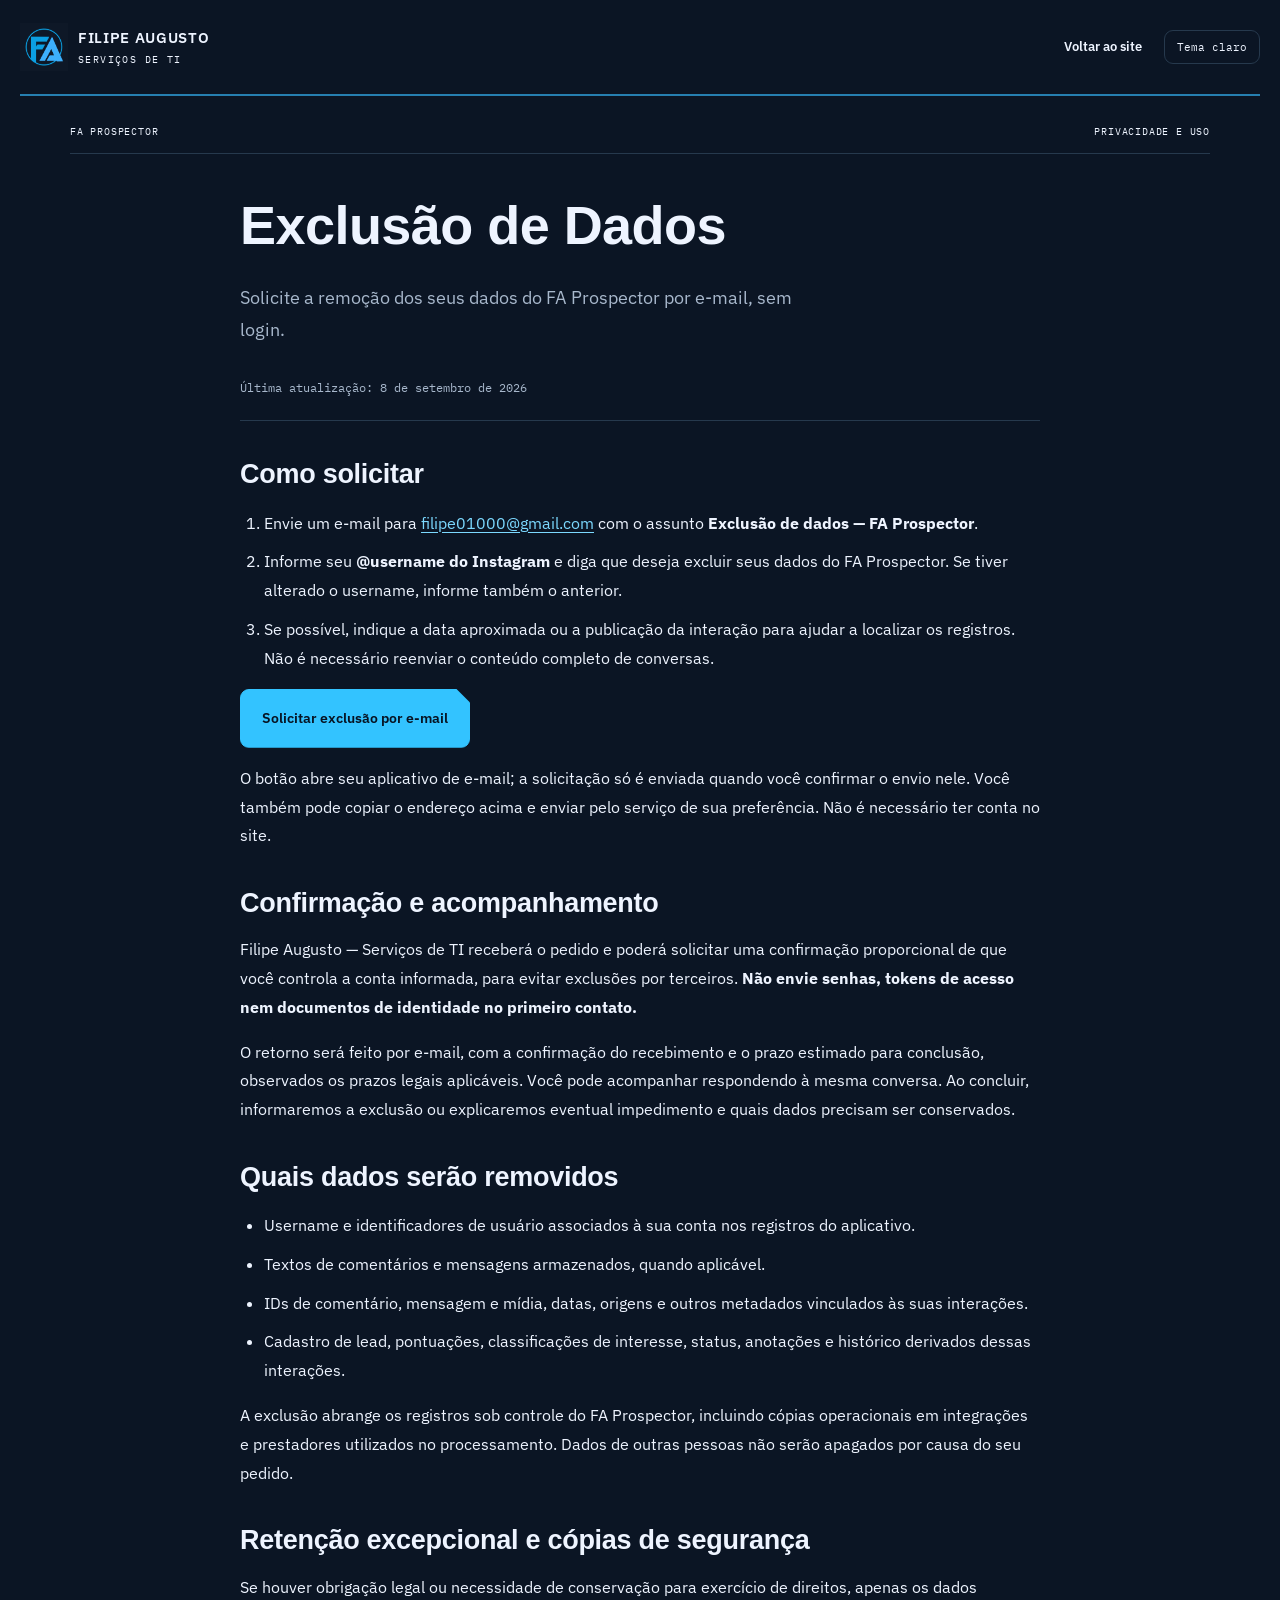
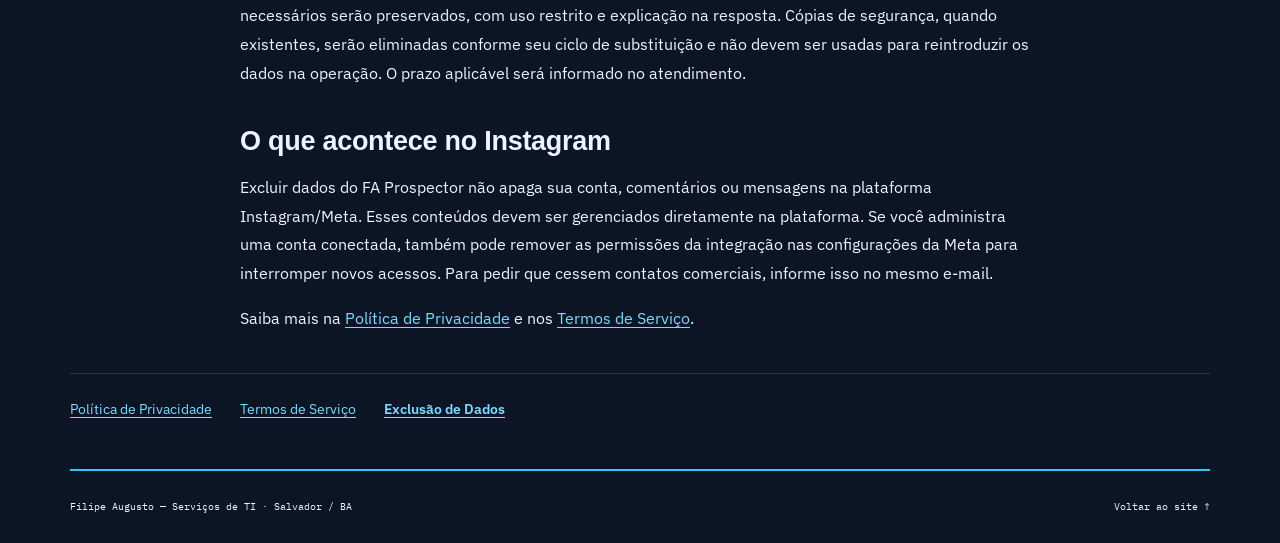
<file: exclusao-de-dados/index.html>
<!doctype html>
<html lang="pt-BR">
<head>
<meta charset="UTF-8"><meta name="viewport" content="width=device-width,initial-scale=1">
<title>Exclusão de Dados | FA Prospector</title>
<meta name="description" content="Solicite a remoção dos seus dados do FA Prospector por e-mail, sem login.">
<meta name="theme-color" content="#16233b">
<link rel="canonical" href="https://filipeti.com.br/exclusao-de-dados/">
<link rel="icon" href="../assets/logo.png">
<link rel="stylesheet" href="../style.css?v=os-redesign-1">
<link rel="stylesheet" href="../legal.css?v=1">
<script src="../theme.js?v=popup-1"></script>
<link rel="stylesheet" href="../cyber-secondary.css"></head>
<body>
<a class="skip" href="#conteudo">Pular para o conteúdo</a>
<header class="header"><a class="brand" href="../" aria-label="Filipe Augusto, início"><img src="../assets/logo.png" alt="" width="48" height="48"><span>FILIPE AUGUSTO<small>SERVIÇOS DE TI</small></span></a><nav aria-label="Menu principal"><a href="../">Voltar ao site</a></nav><button id="theme-toggle" class="theme-toggle" type="button" aria-label="Ativar tema escuro" aria-pressed="false" hidden>Tema escuro</button></header>
<main id="conteudo" class="wrap legal">
<div class="sheet-meta"><span>FA PROSPECTOR</span><span>PRIVACIDADE E USO</span></div>
<article><h1>Exclusão de Dados</h1><p class="lead">Solicite a remoção dos seus dados do FA Prospector por e-mail, sem login.</p><p class="legal-date">Última atualização: <time datetime="2026-09-08">8 de setembro de 2026</time></p>

<h2>Como solicitar</h2>
<ol><li>Envie um e-mail para <a href="mailto:filipe01000@gmail.com">filipe01000@gmail.com</a> com o assunto <strong>Exclusão de dados — FA Prospector</strong>.</li><li>Informe seu <strong>@username do Instagram</strong> e diga que deseja excluir seus dados do FA Prospector. Se tiver alterado o username, informe também o anterior.</li><li>Se possível, indique a data aproximada ou a publicação da interação para ajudar a localizar os registros. Não é necessário reenviar o conteúdo completo de conversas.</li></ol>
<p><a class="button primary" href="mailto:filipe01000@gmail.com?subject=Exclus%C3%A3o%20de%20dados%20%E2%80%94%20FA%20Prospector">Solicitar exclusão por e-mail</a></p>
<p>O botão abre seu aplicativo de e-mail; a solicitação só é enviada quando você confirmar o envio nele. Você também pode copiar o endereço acima e enviar pelo serviço de sua preferência. Não é necessário ter conta no site.</p>
<h2>Confirmação e acompanhamento</h2>
<p>Filipe Augusto — Serviços de TI receberá o pedido e poderá solicitar uma confirmação proporcional de que você controla a conta informada, para evitar exclusões por terceiros. <strong>Não envie senhas, tokens de acesso nem documentos de identidade no primeiro contato.</strong></p>
<p>O retorno será feito por e-mail, com a confirmação do recebimento e o prazo estimado para conclusão, observados os prazos legais aplicáveis. Você pode acompanhar respondendo à mesma conversa. Ao concluir, informaremos a exclusão ou explicaremos eventual impedimento e quais dados precisam ser conservados.</p>
<h2>Quais dados serão removidos</h2>
<ul><li>Username e identificadores de usuário associados à sua conta nos registros do aplicativo.</li><li>Textos de comentários e mensagens armazenados, quando aplicável.</li><li>IDs de comentário, mensagem e mídia, datas, origens e outros metadados vinculados às suas interações.</li><li>Cadastro de lead, pontuações, classificações de interesse, status, anotações e histórico derivados dessas interações.</li></ul>
<p>A exclusão abrange os registros sob controle do FA Prospector, incluindo cópias operacionais em integrações e prestadores utilizados no processamento. Dados de outras pessoas não serão apagados por causa do seu pedido.</p>
<h2>Retenção excepcional e cópias de segurança</h2>
<p>Se houver obrigação legal ou necessidade de conservação para exercício de direitos, apenas os dados necessários serão preservados, com uso restrito e explicação na resposta. Cópias de segurança, quando existentes, serão eliminadas conforme seu ciclo de substituição e não devem ser usadas para reintroduzir os dados na operação. O prazo aplicável será informado no atendimento.</p>
<h2>O que acontece no Instagram</h2>
<p>Excluir dados do FA Prospector não apaga sua conta, comentários ou mensagens na plataforma Instagram/Meta. Esses conteúdos devem ser gerenciados diretamente na plataforma. Se você administra uma conta conectada, também pode remover as permissões da integração nas configurações da Meta para interromper novos acessos. Para pedir que cessem contatos comerciais, informe isso no mesmo e-mail.</p>
<p>Saiba mais na <a href="../politica-de-privacidade/">Política de Privacidade</a> e nos <a href="../termos-de-servico/">Termos de Serviço</a>.</p>
</article>
<nav class="legal-nav" aria-label="Documentos do FA Prospector"><a href="../politica-de-privacidade/">Política de Privacidade</a>
<a href="../termos-de-servico/">Termos de Serviço</a>
<a href="../exclusao-de-dados/" aria-current="page">Exclusão de Dados</a></nav>
</main>
<footer class="wrap footer"><p>Filipe Augusto — Serviços de TI · Salvador / BA</p><a href="../">Voltar ao site ↑</a></footer>
</body>
</html>
</file>
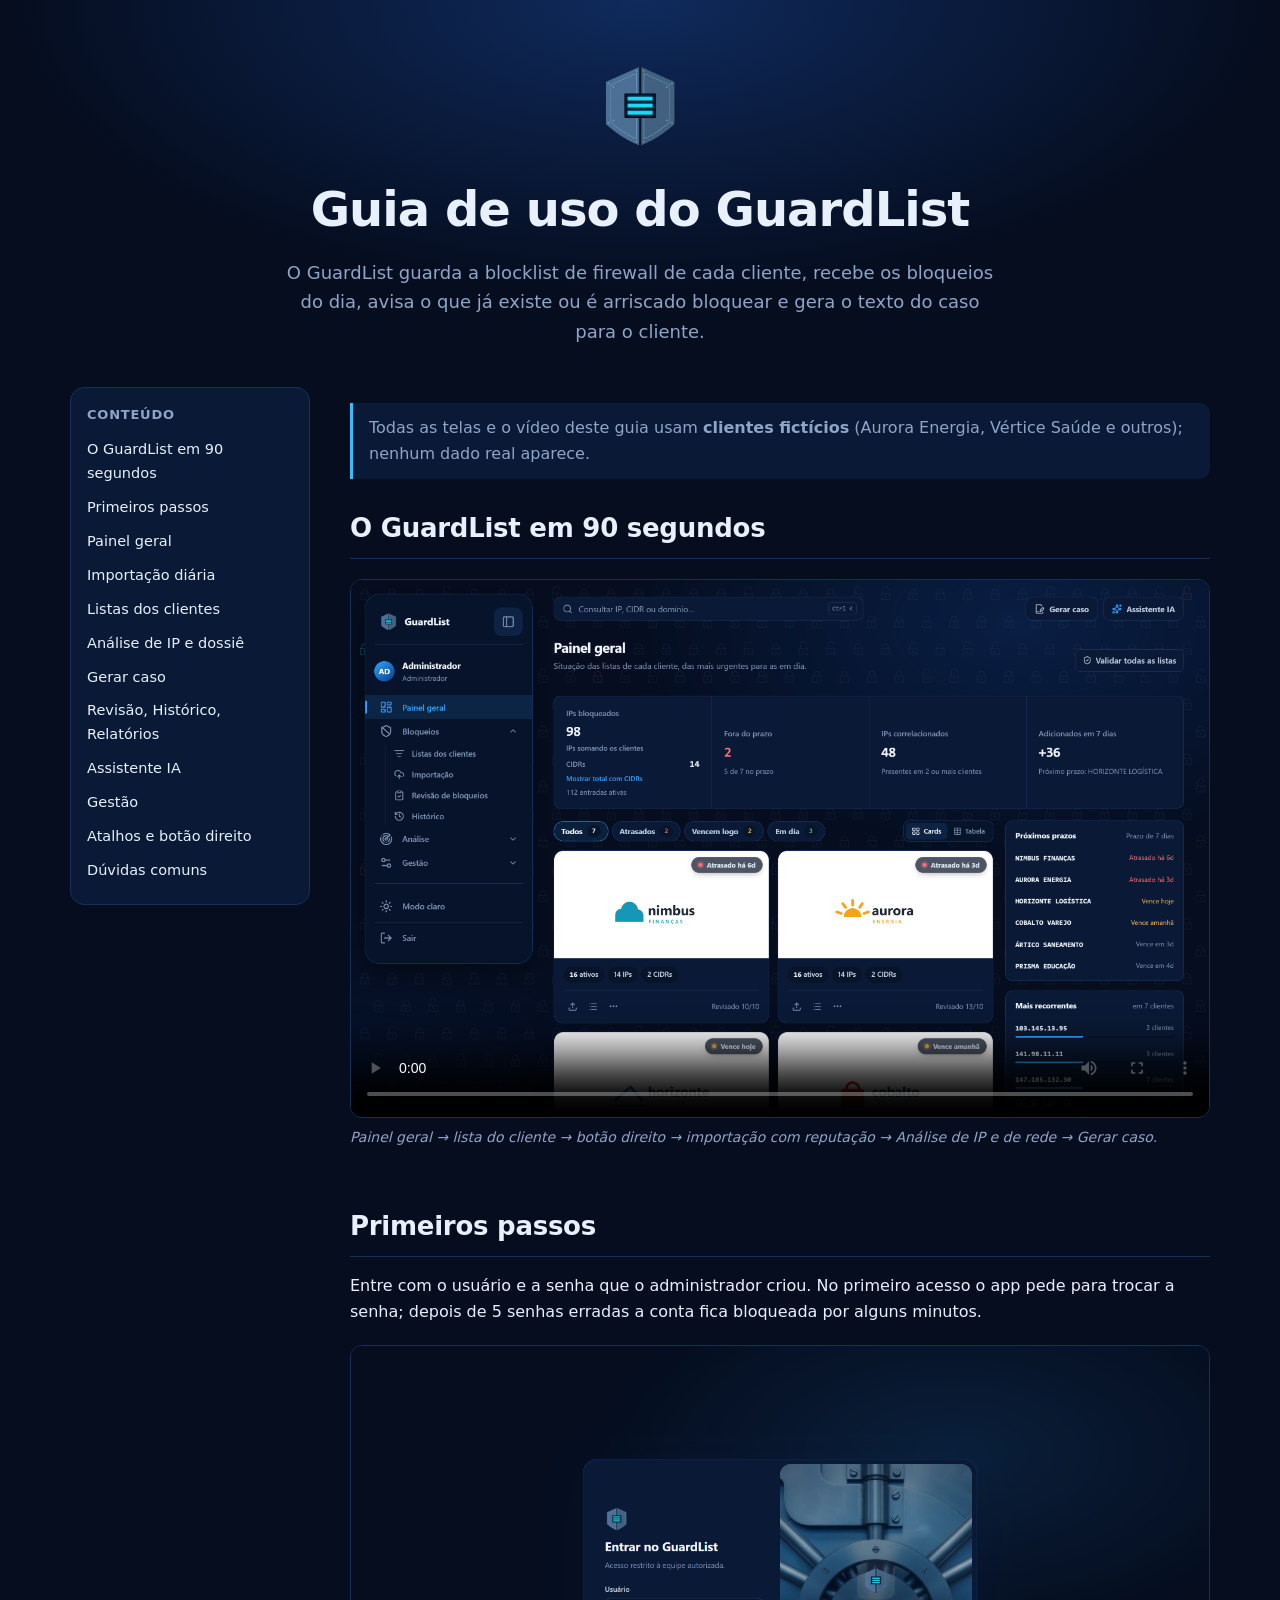
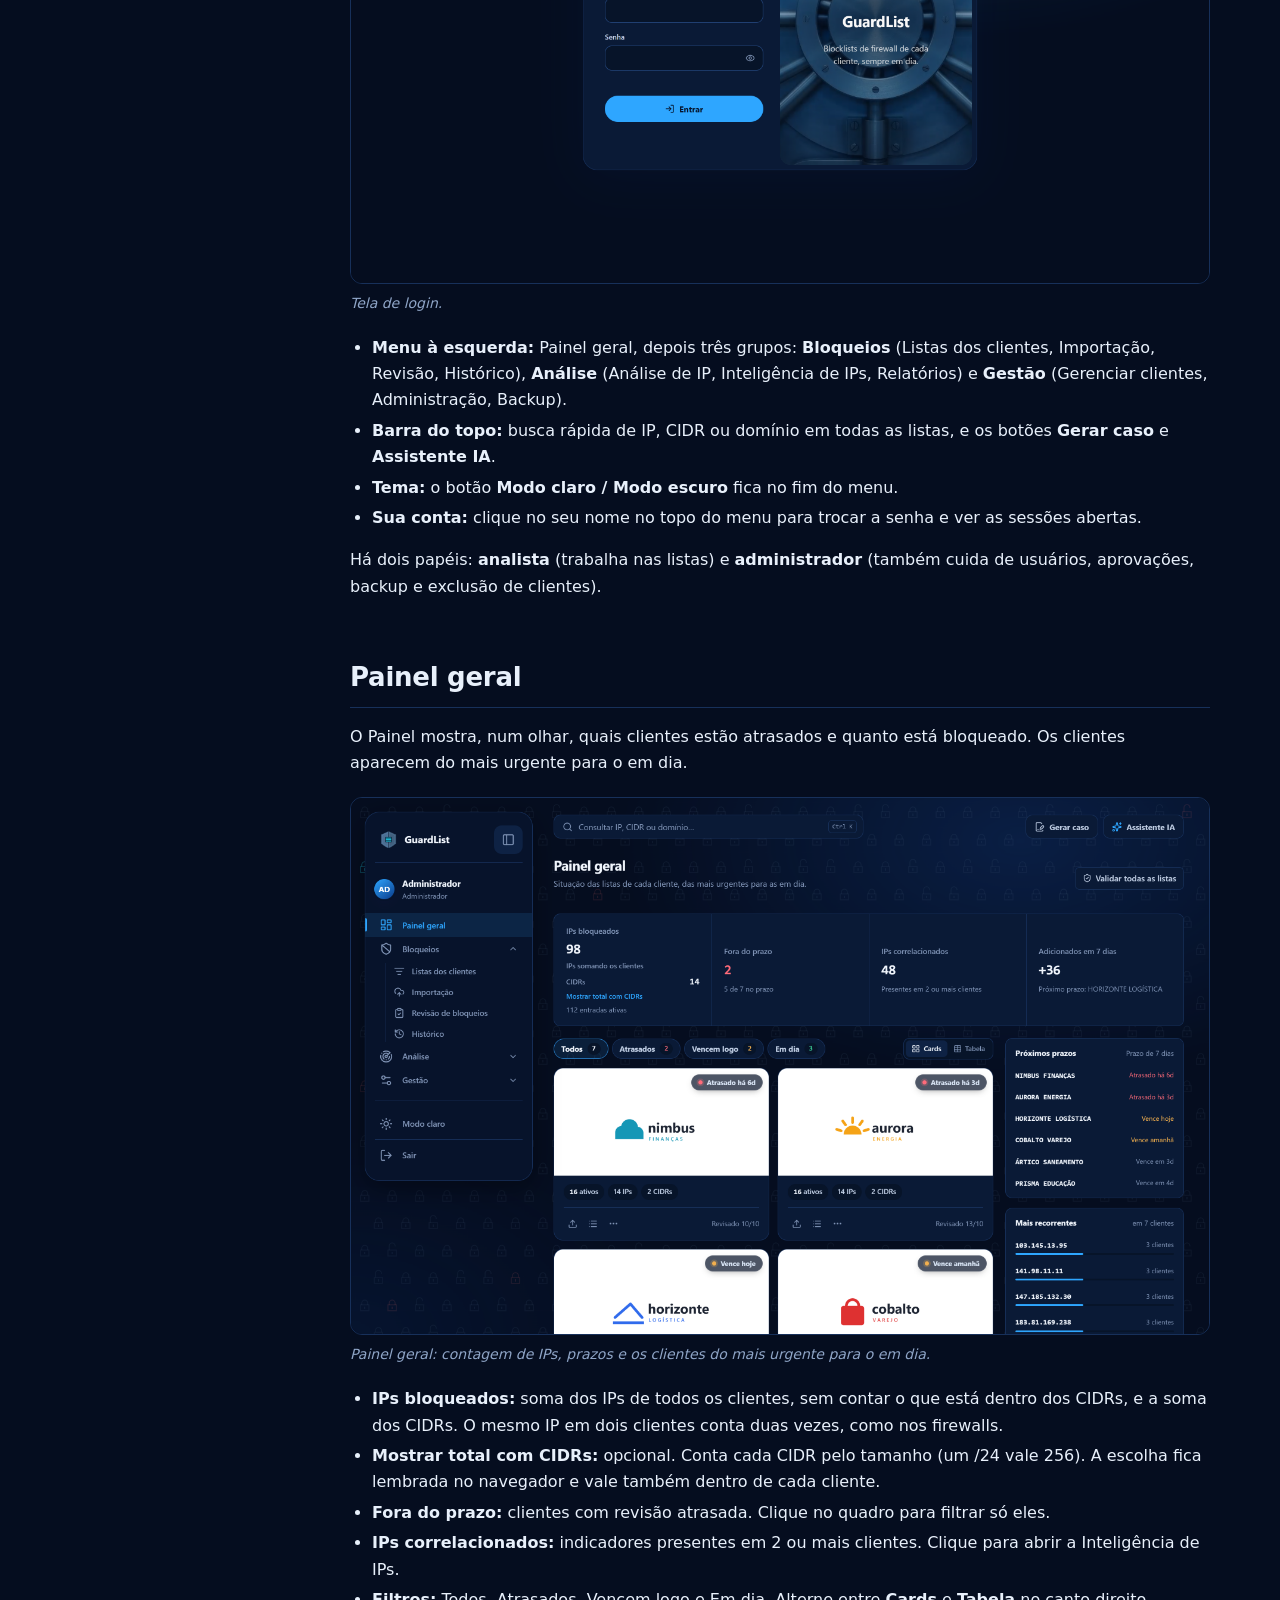
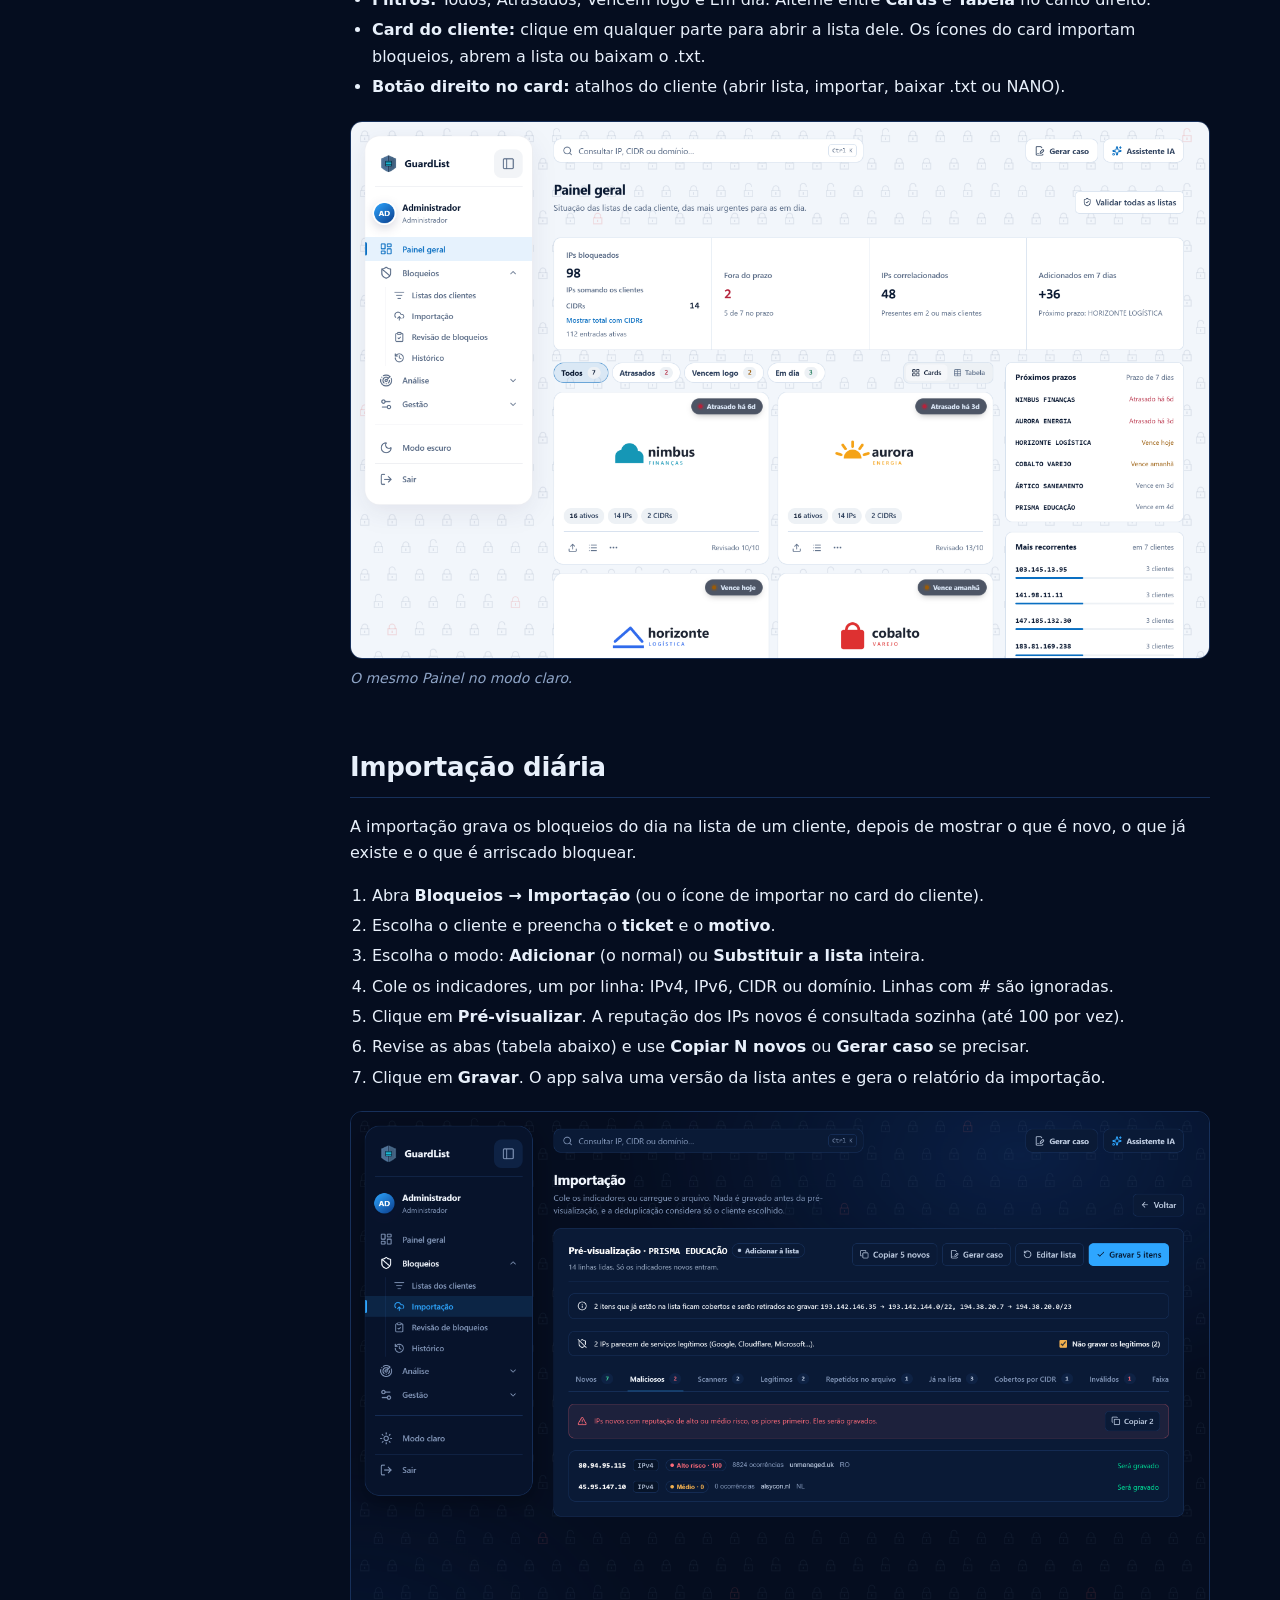
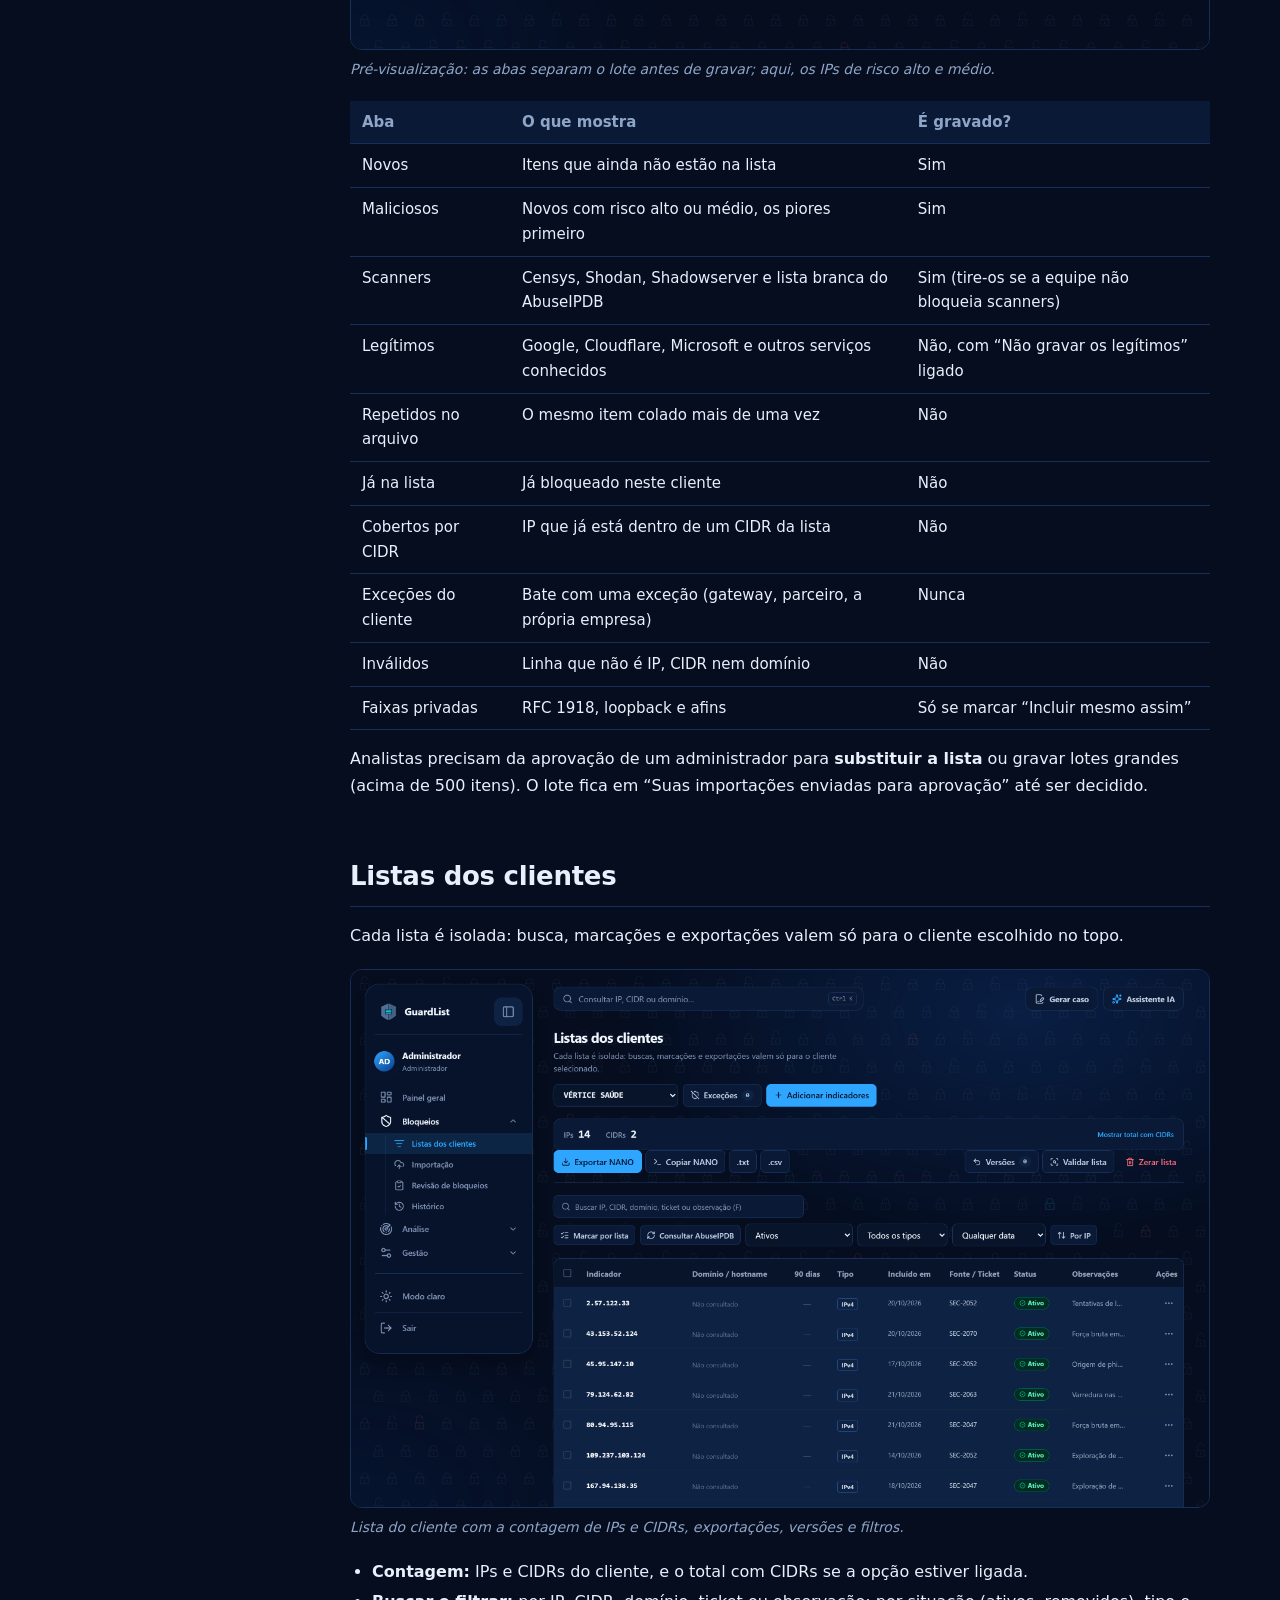
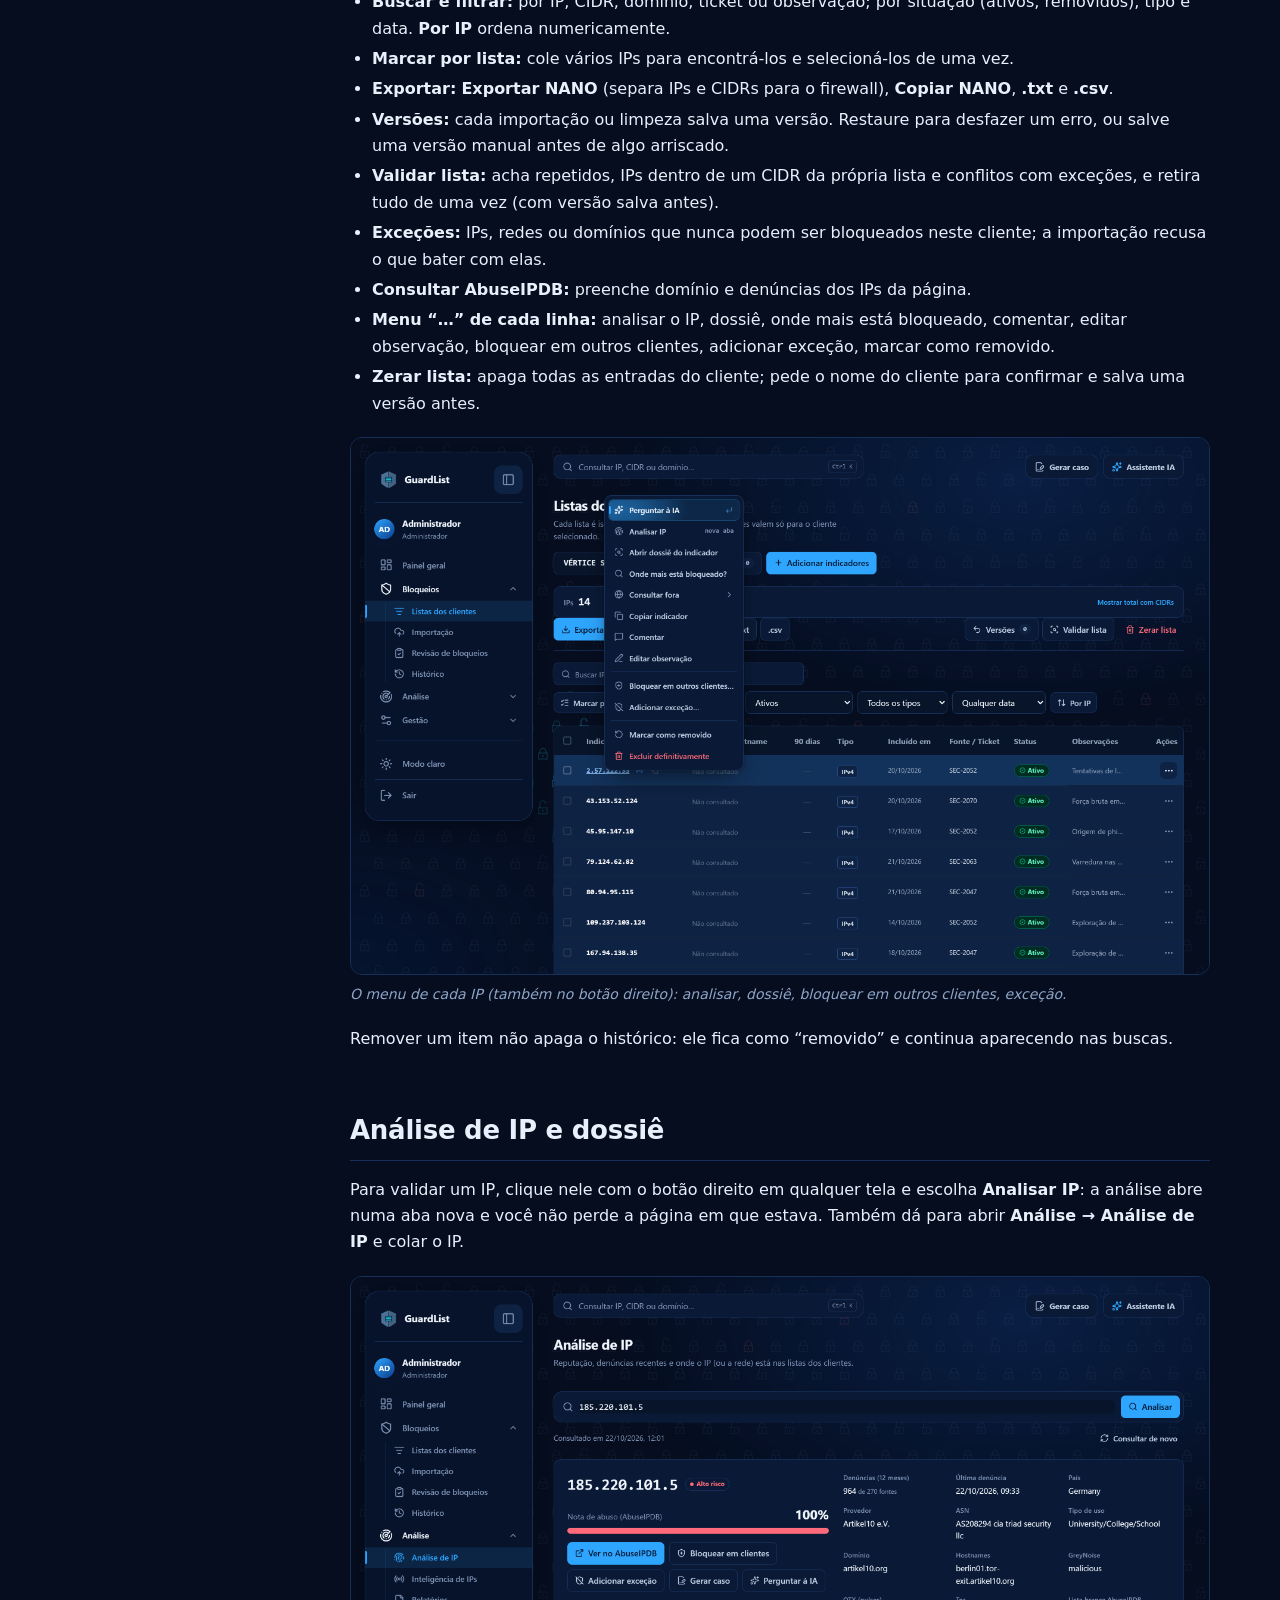
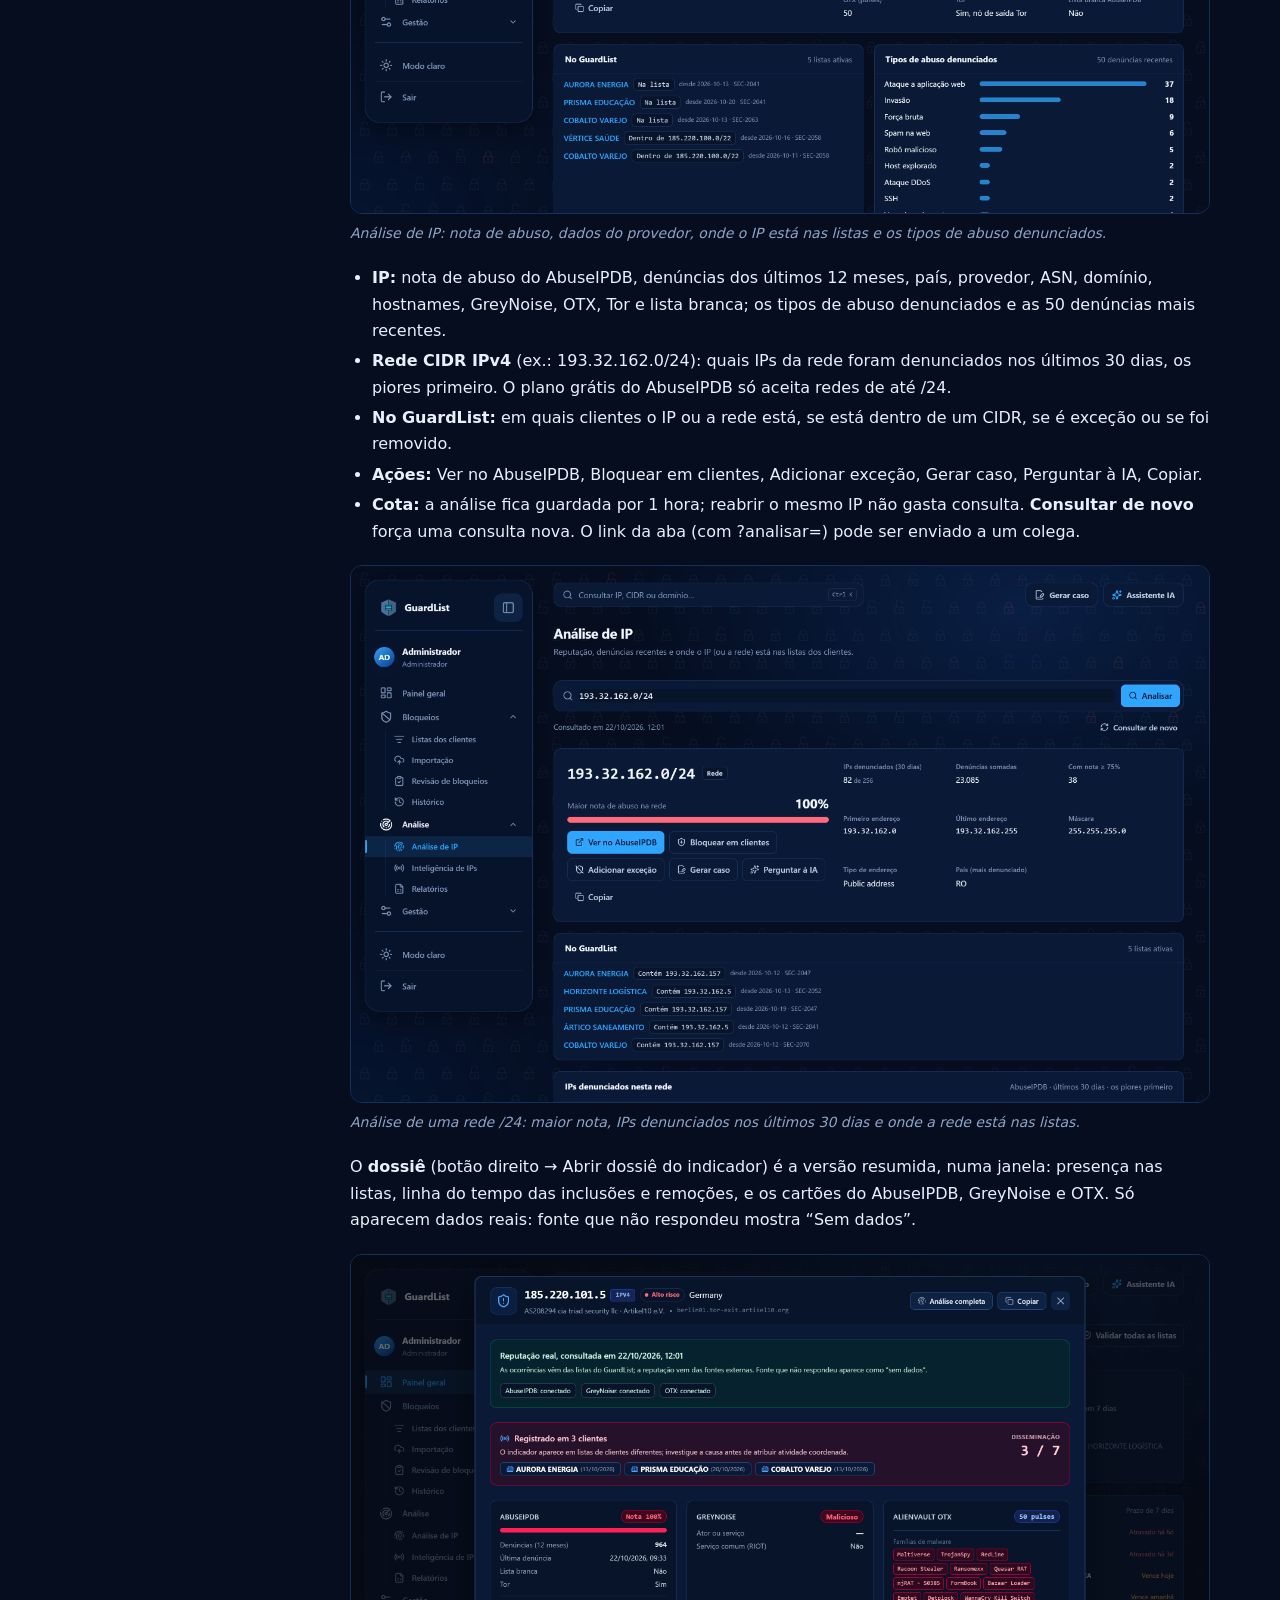
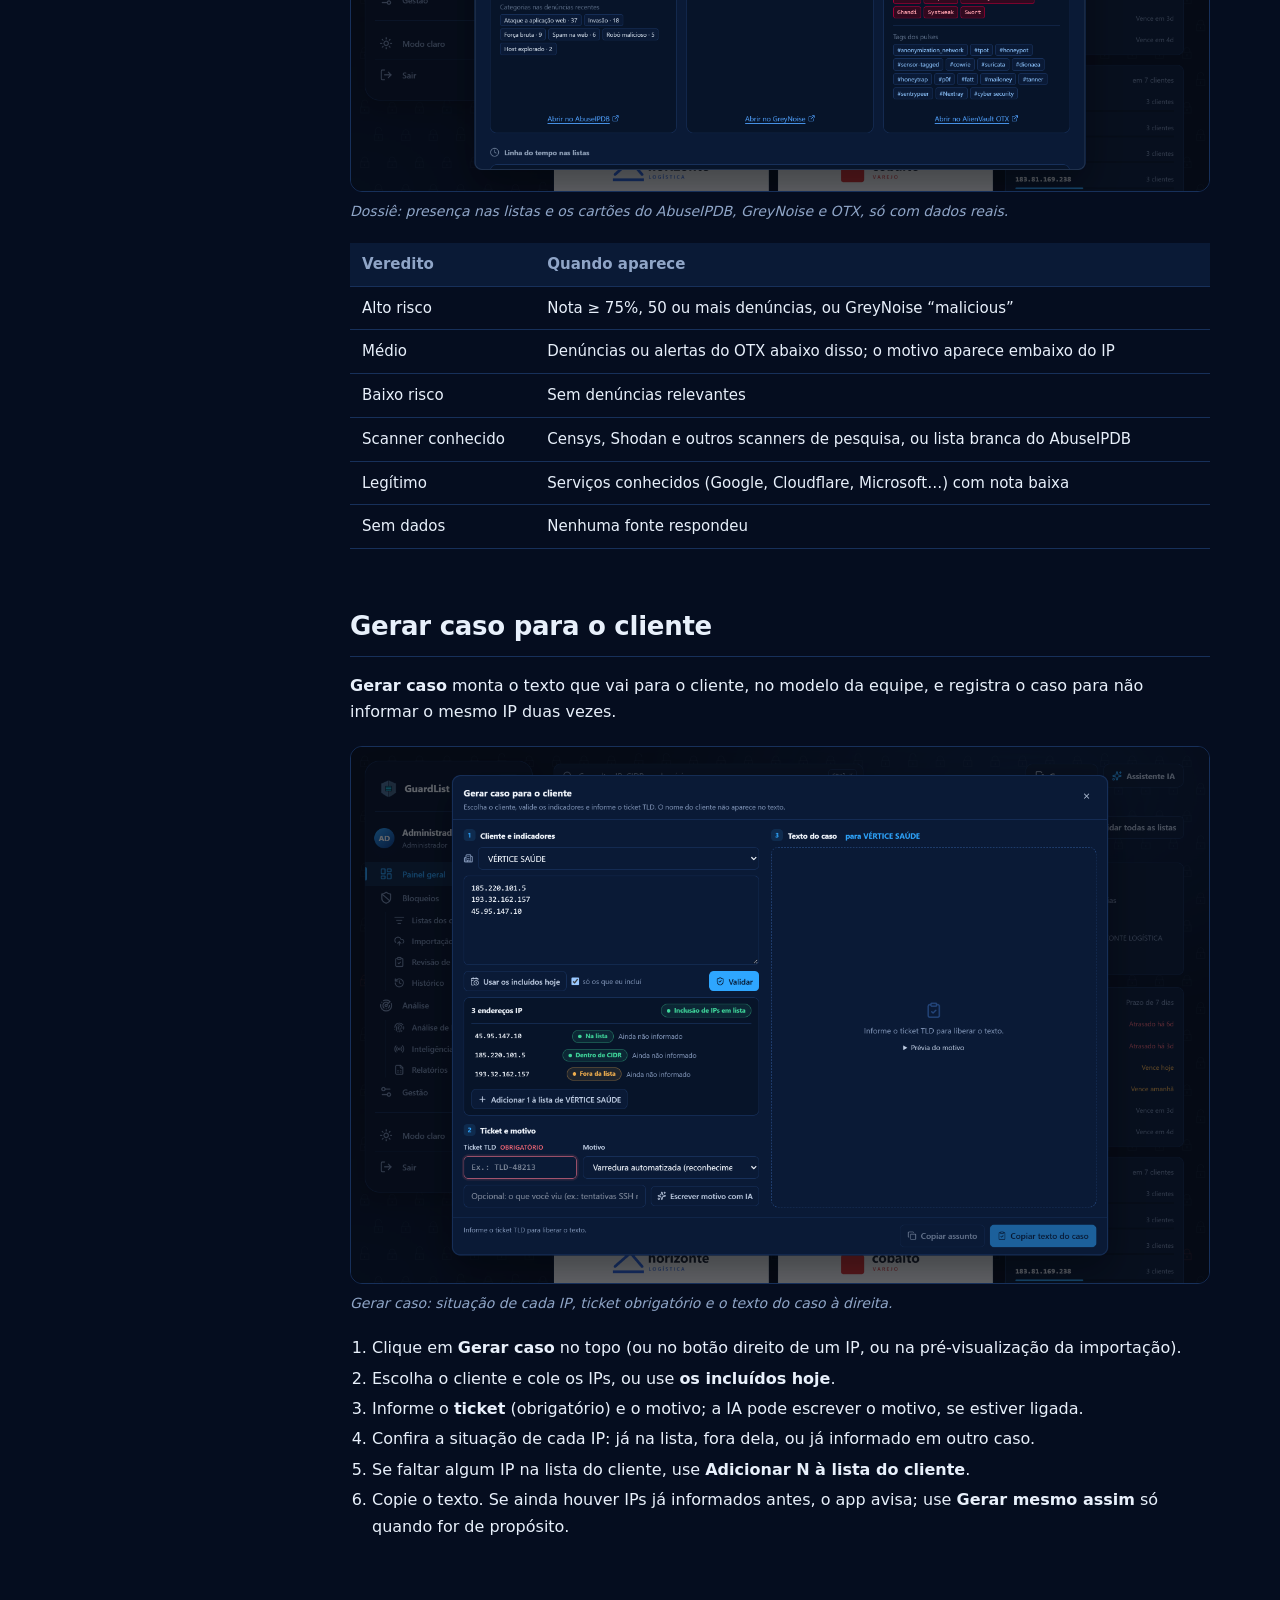
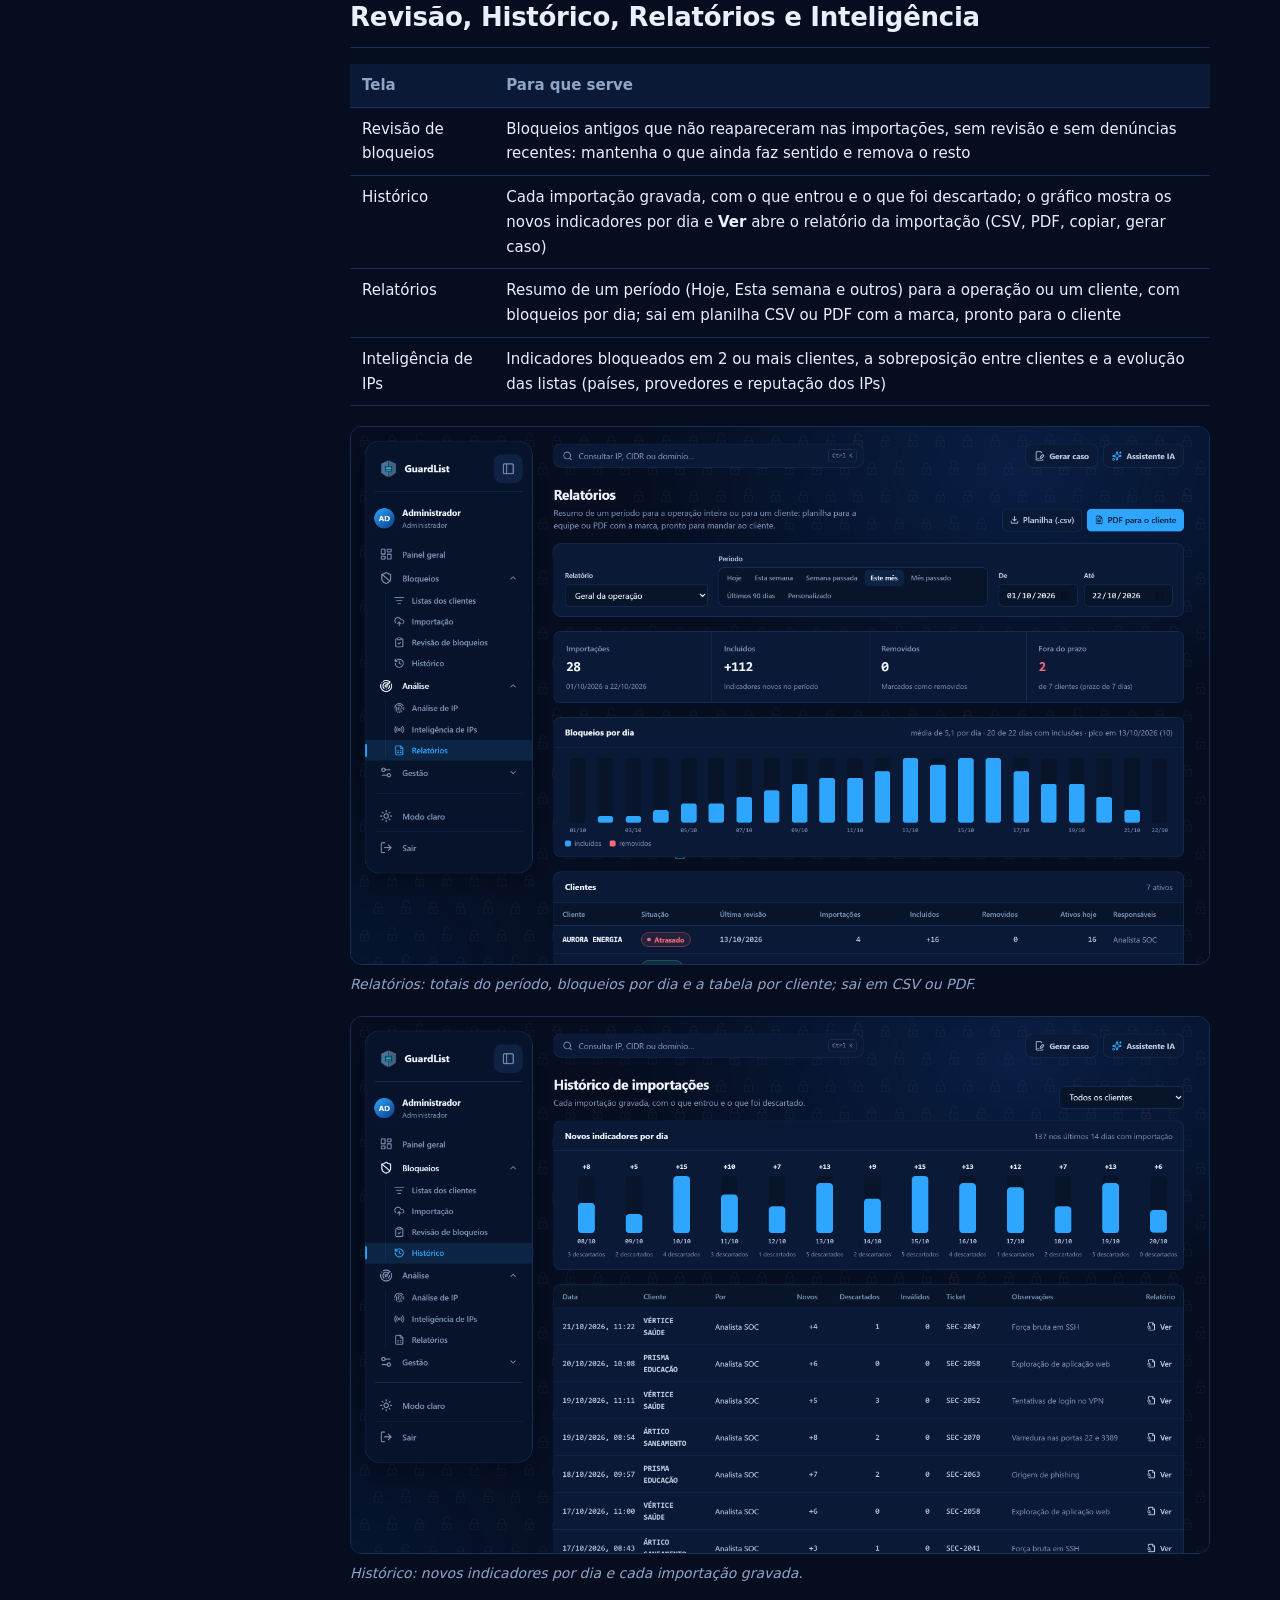
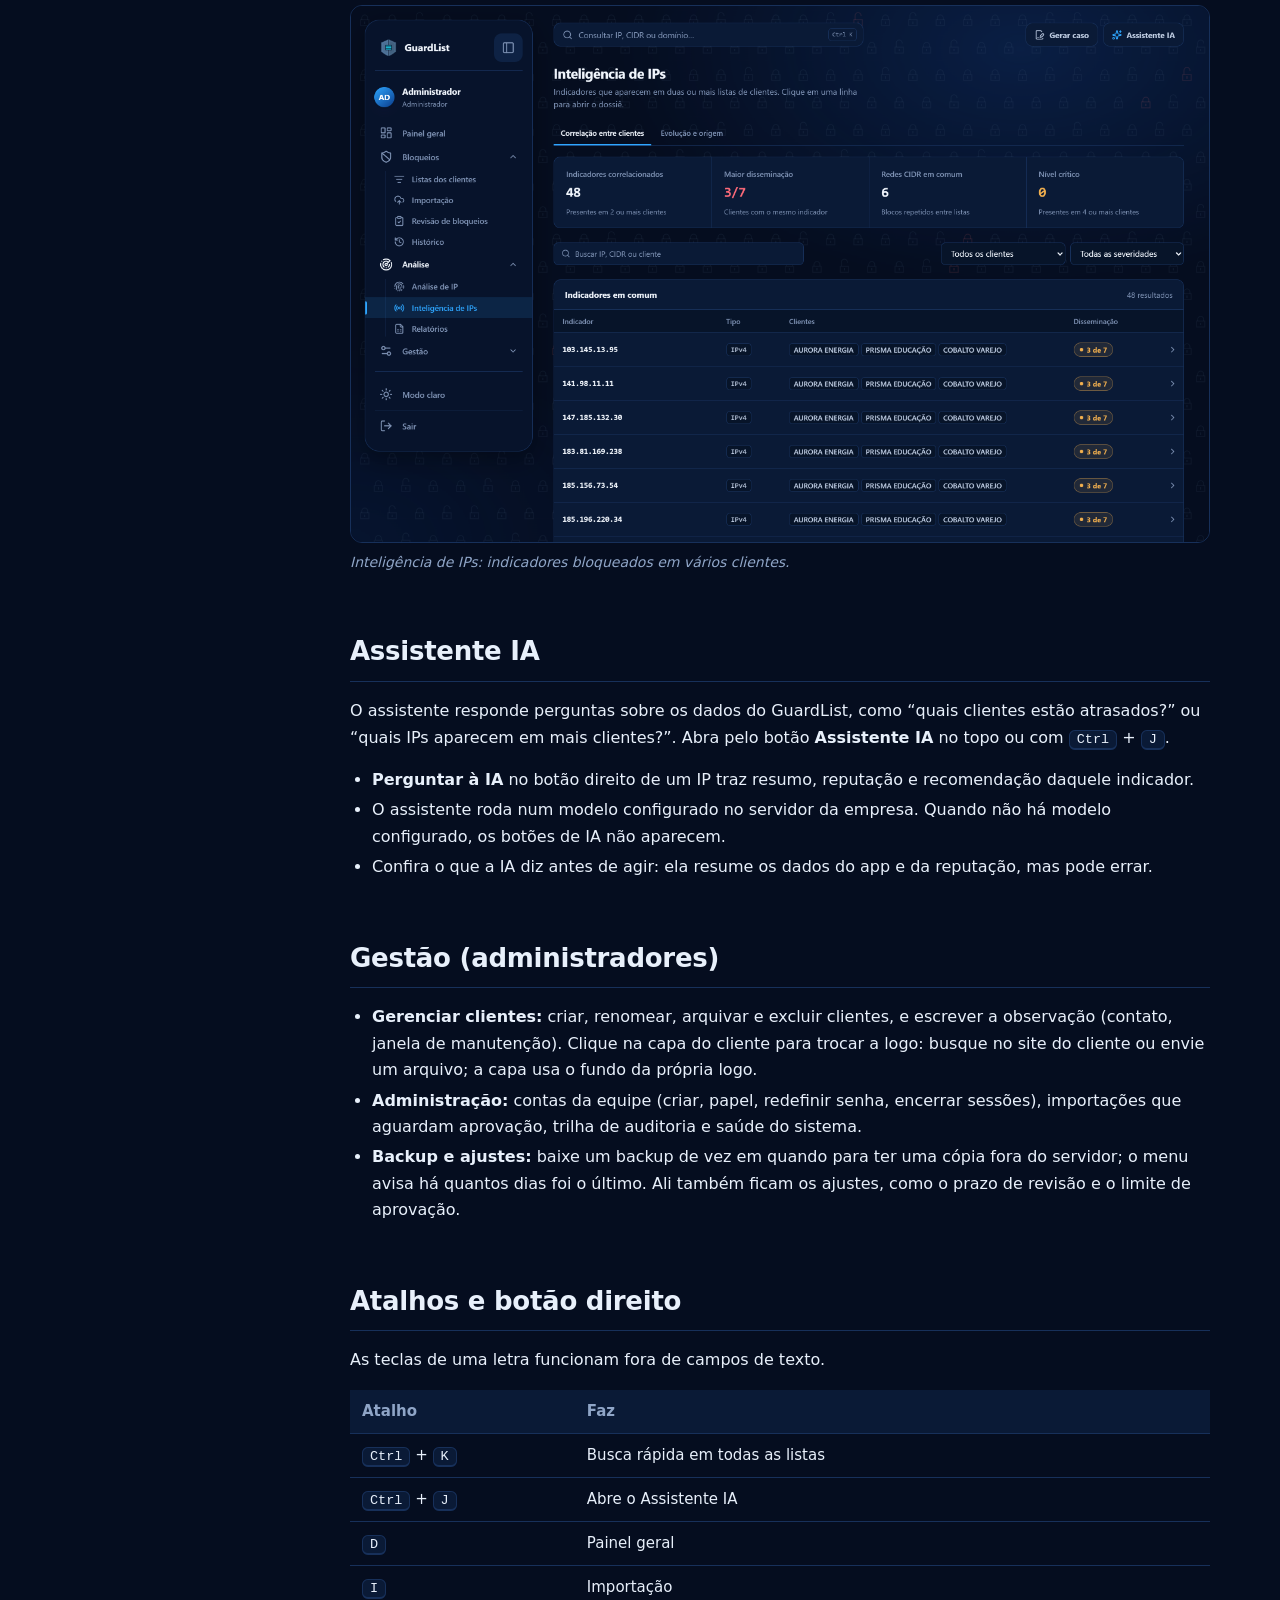
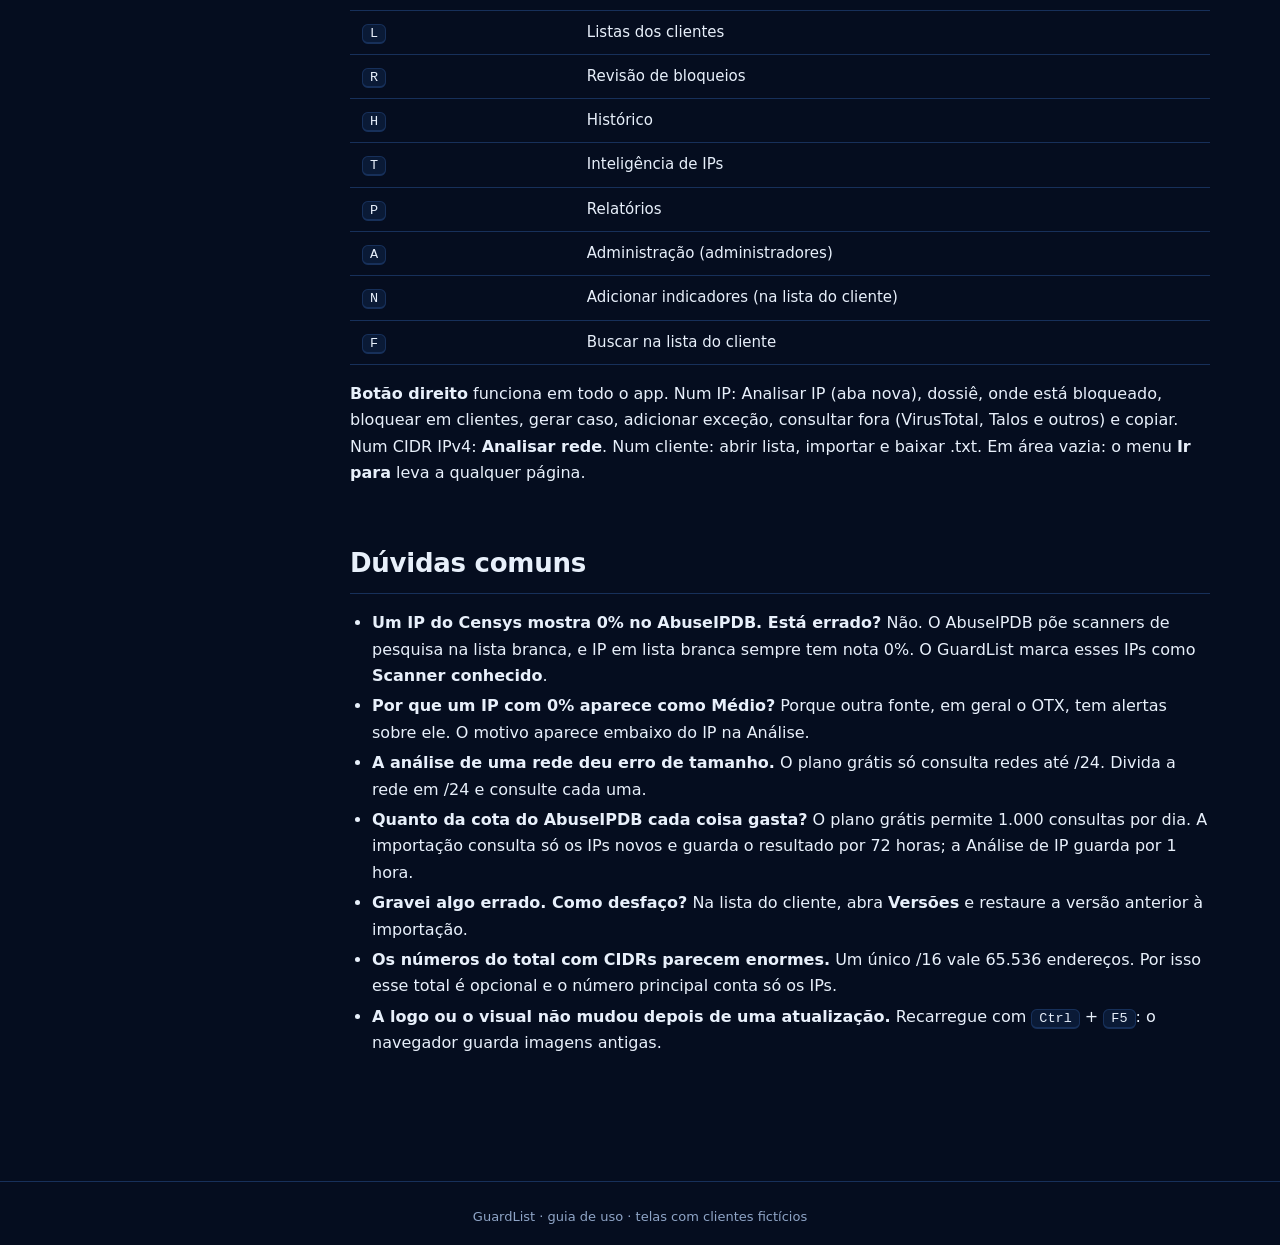
<file: guia_guardlist/index.html>
<!doctype html>
<html lang="pt-BR">
<head>
<meta charset="utf-8">
<meta name="viewport" content="width=device-width, initial-scale=1">
<title>Guia de uso do GuardList</title>
<meta name="description" content="Como usar o GuardList: painel, importação diária, listas dos clientes, análise de IP, gerar caso e atalhos.">
<link rel="icon" type="image/png" href="logo.png">
<style>
  :root { --bg: #050d1f; --panel: #0a1a36; --line: #17305a; --text: #e8f0fb; --muted: #8fa5c7; --accent: #38bdf8; --accent-2: #2ea6ff; }
  * { box-sizing: border-box; }
  html { scroll-behavior: smooth; }
  body { margin: 0; background: var(--bg); color: var(--text); font: 16px/1.65 'Segoe UI', system-ui, -apple-system, sans-serif; }
  a { color: var(--accent); }
  .hero { padding: 64px 20px 40px; text-align: center; background: radial-gradient(900px 420px at 50% 0%, #0f2a5c, transparent 70%); }
  .hero img { width: 84px; height: 84px; }
  .hero h1 { margin: 14px 0 8px; font-size: clamp(30px, 5vw, 48px); letter-spacing: -0.02em; }
  .hero p { margin: 0 auto; max-width: 720px; color: var(--muted); font-size: 18px; }
  .layout { display: grid; grid-template-columns: 240px minmax(0, 1fr); gap: 40px; max-width: 1180px; margin: 0 auto; padding: 0 20px 80px; }
  nav { position: sticky; top: 20px; align-self: start; padding: 16px; border: 1px solid var(--line); border-radius: 14px; background: var(--panel); }
  nav strong { display: block; margin-bottom: 8px; font-size: 13px; color: var(--muted); text-transform: uppercase; letter-spacing: .06em; }
  nav a { display: block; padding: 5px 0; color: var(--text); text-decoration: none; font-size: 14.5px; }
  nav a:hover { color: var(--accent); }
  main { min-width: 0; }
  section { padding-top: 12px; margin-bottom: 44px; }
  h2 { margin: 0 0 12px; font-size: 26px; letter-spacing: -0.01em; border-bottom: 1px solid var(--line); padding-bottom: 8px; }
  figure { margin: 20px 0; }
  figure img, figure video { display: block; width: 100%; border-radius: 12px; border: 1px solid var(--line); background: #000; }
  figcaption { margin-top: 8px; color: var(--muted); font-size: 14px; font-style: italic; }
  table { width: 100%; border-collapse: collapse; margin: 16px 0; font-size: 15px; }
  th, td { text-align: left; padding: 9px 12px; border-bottom: 1px solid var(--line); vertical-align: top; }
  th { color: var(--muted); font-weight: 600; background: var(--panel); }
  kbd { padding: 1px 7px; border: 1px solid var(--line); border-bottom-width: 2px; border-radius: 6px; background: var(--panel); font-family: Consolas, monospace; font-size: 13.5px; }
  .note { padding: 12px 16px; border-left: 3px solid var(--accent); background: var(--panel); border-radius: 0 10px 10px 0; color: var(--muted); }
  ul, ol { padding-left: 22px; }
  li { margin: 4px 0; }
  footer { text-align: center; color: var(--muted); font-size: 13px; padding: 24px; border-top: 1px solid var(--line); }
  @media (max-width: 860px) { .layout { grid-template-columns: minmax(0, 1fr); } nav { position: static; } }
</style>
</head>
<body>
<header class="hero">
  <img src="logo.png" alt="">
  <h1>Guia de uso do GuardList</h1>
  <p>O GuardList guarda a blocklist de firewall de cada cliente, recebe os bloqueios do dia, avisa o que já existe ou é arriscado bloquear e gera o texto do caso para o cliente.</p>
</header>

<div class="layout">
<nav aria-label="Seções do guia">
  <strong>Conteúdo</strong>
  <a href="#video">O GuardList em 90 segundos</a>
  <a href="#primeiros-passos">Primeiros passos</a>
  <a href="#painel">Painel geral</a>
  <a href="#importacao">Importação diária</a>
  <a href="#listas">Listas dos clientes</a>
  <a href="#analise">Análise de IP e dossiê</a>
  <a href="#caso">Gerar caso</a>
  <a href="#outras">Revisão, Histórico, Relatórios</a>
  <a href="#ia">Assistente IA</a>
  <a href="#gestao">Gestão</a>
  <a href="#atalhos">Atalhos e botão direito</a>
  <a href="#duvidas">Dúvidas comuns</a>
</nav>

<main>
<p class="note">Todas as telas e o vídeo deste guia usam <strong>clientes fictícios</strong> (Aurora Energia, Vértice Saúde e outros); nenhum dado real aparece.</p>

<section id="video">
  <h2>O GuardList em 90 segundos</h2>
  <figure>
    <video controls preload="metadata" poster="02-painel.png">
      <source src="guardlist-em-90-segundos.mp4" type="video/mp4">
      Seu navegador não toca vídeo. <a href="guardlist-em-90-segundos.mp4">Baixe o vídeo</a>.
    </video>
    <figcaption>Painel geral → lista do cliente → botão direito → importação com reputação → Análise de IP e de rede → Gerar caso.</figcaption>
  </figure>
</section>

<section id="primeiros-passos">
  <h2>Primeiros passos</h2>
  <p>Entre com o usuário e a senha que o administrador criou. No primeiro acesso o app pede para trocar a senha; depois de 5 senhas erradas a conta fica bloqueada por alguns minutos.</p>
  <figure><img src="01-login.png" alt="Tela de login do GuardList" loading="lazy"><figcaption>Tela de login.</figcaption></figure>
  <ul>
    <li><strong>Menu à esquerda:</strong> Painel geral, depois três grupos: <strong>Bloqueios</strong> (Listas dos clientes, Importação, Revisão, Histórico), <strong>Análise</strong> (Análise de IP, Inteligência de IPs, Relatórios) e <strong>Gestão</strong> (Gerenciar clientes, Administração, Backup).</li>
    <li><strong>Barra do topo:</strong> busca rápida de IP, CIDR ou domínio em todas as listas, e os botões <strong>Gerar caso</strong> e <strong>Assistente IA</strong>.</li>
    <li><strong>Tema:</strong> o botão <strong>Modo claro / Modo escuro</strong> fica no fim do menu.</li>
    <li><strong>Sua conta:</strong> clique no seu nome no topo do menu para trocar a senha e ver as sessões abertas.</li>
  </ul>
  <p>Há dois papéis: <strong>analista</strong> (trabalha nas listas) e <strong>administrador</strong> (também cuida de usuários, aprovações, backup e exclusão de clientes).</p>
</section>

<section id="painel">
  <h2>Painel geral</h2>
  <p>O Painel mostra, num olhar, quais clientes estão atrasados e quanto está bloqueado. Os clientes aparecem do mais urgente para o em dia.</p>
  <figure><img src="02-painel.png" alt="Painel geral com os cards dos clientes" loading="lazy"><figcaption>Painel geral: contagem de IPs, prazos e os clientes do mais urgente para o em dia.</figcaption></figure>
  <ul>
    <li><strong>IPs bloqueados:</strong> soma dos IPs de todos os clientes, sem contar o que está dentro dos CIDRs, e a soma dos CIDRs. O mesmo IP em dois clientes conta duas vezes, como nos firewalls.</li>
    <li><strong>Mostrar total com CIDRs:</strong> opcional. Conta cada CIDR pelo tamanho (um /24 vale 256). A escolha fica lembrada no navegador e vale também dentro de cada cliente.</li>
    <li><strong>Fora do prazo:</strong> clientes com revisão atrasada. Clique no quadro para filtrar só eles.</li>
    <li><strong>IPs correlacionados:</strong> indicadores presentes em 2 ou mais clientes. Clique para abrir a Inteligência de IPs.</li>
    <li><strong>Filtros:</strong> Todos, Atrasados, Vencem logo e Em dia. Alterne entre <strong>Cards</strong> e <strong>Tabela</strong> no canto direito.</li>
    <li><strong>Card do cliente:</strong> clique em qualquer parte para abrir a lista dele. Os ícones do card importam bloqueios, abrem a lista ou baixam o .txt.</li>
    <li><strong>Botão direito no card:</strong> atalhos do cliente (abrir lista, importar, baixar .txt ou NANO).</li>
  </ul>
  <figure><img src="04-painel-claro.png" alt="Painel geral no modo claro" loading="lazy"><figcaption>O mesmo Painel no modo claro.</figcaption></figure>
</section>

<section id="importacao">
  <h2>Importação diária</h2>
  <p>A importação grava os bloqueios do dia na lista de um cliente, depois de mostrar o que é novo, o que já existe e o que é arriscado bloquear.</p>
  <ol>
    <li>Abra <strong>Bloqueios → Importação</strong> (ou o ícone de importar no card do cliente).</li>
    <li>Escolha o cliente e preencha o <strong>ticket</strong> e o <strong>motivo</strong>.</li>
    <li>Escolha o modo: <strong>Adicionar</strong> (o normal) ou <strong>Substituir a lista</strong> inteira.</li>
    <li>Cole os indicadores, um por linha: IPv4, IPv6, CIDR ou domínio. Linhas com # são ignoradas.</li>
    <li>Clique em <strong>Pré-visualizar</strong>. A reputação dos IPs novos é consultada sozinha (até 100 por vez).</li>
    <li>Revise as abas (tabela abaixo) e use <strong>Copiar N novos</strong> ou <strong>Gerar caso</strong> se precisar.</li>
    <li>Clique em <strong>Gravar</strong>. O app salva uma versão da lista antes e gera o relatório da importação.</li>
  </ol>
  <figure><img src="07-importacao-maliciosos.png" alt="Pré-visualização da importação na aba Maliciosos" loading="lazy"><figcaption>Pré-visualização: as abas separam o lote antes de gravar; aqui, os IPs de risco alto e médio.</figcaption></figure>
  <table>
    <thead><tr><th>Aba</th><th>O que mostra</th><th>É gravado?</th></tr></thead>
    <tbody>
      <tr><td>Novos</td><td>Itens que ainda não estão na lista</td><td>Sim</td></tr>
      <tr><td>Maliciosos</td><td>Novos com risco alto ou médio, os piores primeiro</td><td>Sim</td></tr>
      <tr><td>Scanners</td><td>Censys, Shodan, Shadowserver e lista branca do AbuseIPDB</td><td>Sim (tire-os se a equipe não bloqueia scanners)</td></tr>
      <tr><td>Legítimos</td><td>Google, Cloudflare, Microsoft e outros serviços conhecidos</td><td>Não, com “Não gravar os legítimos” ligado</td></tr>
      <tr><td>Repetidos no arquivo</td><td>O mesmo item colado mais de uma vez</td><td>Não</td></tr>
      <tr><td>Já na lista</td><td>Já bloqueado neste cliente</td><td>Não</td></tr>
      <tr><td>Cobertos por CIDR</td><td>IP que já está dentro de um CIDR da lista</td><td>Não</td></tr>
      <tr><td>Exceções do cliente</td><td>Bate com uma exceção (gateway, parceiro, a própria empresa)</td><td>Nunca</td></tr>
      <tr><td>Inválidos</td><td>Linha que não é IP, CIDR nem domínio</td><td>Não</td></tr>
      <tr><td>Faixas privadas</td><td>RFC 1918, loopback e afins</td><td>Só se marcar “Incluir mesmo assim”</td></tr>
    </tbody>
  </table>
  <p>Analistas precisam da aprovação de um administrador para <strong>substituir a lista</strong> ou gravar lotes grandes (acima de 500 itens). O lote fica em “Suas importações enviadas para aprovação” até ser decidido.</p>
</section>

<section id="listas">
  <h2>Listas dos clientes</h2>
  <p>Cada lista é isolada: busca, marcações e exportações valem só para o cliente escolhido no topo.</p>
  <figure><img src="05-lista-cliente.png" alt="Lista de um cliente" loading="lazy"><figcaption>Lista do cliente com a contagem de IPs e CIDRs, exportações, versões e filtros.</figcaption></figure>
  <ul>
    <li><strong>Contagem:</strong> IPs e CIDRs do cliente, e o total com CIDRs se a opção estiver ligada.</li>
    <li><strong>Buscar e filtrar:</strong> por IP, CIDR, domínio, ticket ou observação; por situação (ativos, removidos), tipo e data. <strong>Por IP</strong> ordena numericamente.</li>
    <li><strong>Marcar por lista:</strong> cole vários IPs para encontrá-los e selecioná-los de uma vez.</li>
    <li><strong>Exportar:</strong> <strong>Exportar NANO</strong> (separa IPs e CIDRs para o firewall), <strong>Copiar NANO</strong>, <strong>.txt</strong> e <strong>.csv</strong>.</li>
    <li><strong>Versões:</strong> cada importação ou limpeza salva uma versão. Restaure para desfazer um erro, ou salve uma versão manual antes de algo arriscado.</li>
    <li><strong>Validar lista:</strong> acha repetidos, IPs dentro de um CIDR da própria lista e conflitos com exceções, e retira tudo de uma vez (com versão salva antes).</li>
    <li><strong>Exceções:</strong> IPs, redes ou domínios que nunca podem ser bloqueados neste cliente; a importação recusa o que bater com elas.</li>
    <li><strong>Consultar AbuseIPDB:</strong> preenche domínio e denúncias dos IPs da página.</li>
    <li><strong>Menu “…” de cada linha:</strong> analisar o IP, dossiê, onde mais está bloqueado, comentar, editar observação, bloquear em outros clientes, adicionar exceção, marcar como removido.</li>
    <li><strong>Zerar lista:</strong> apaga todas as entradas do cliente; pede o nome do cliente para confirmar e salva uma versão antes.</li>
  </ul>
  <figure><img src="06-botao-direito.png" alt="Menu de ações de um IP" loading="lazy"><figcaption>O menu de cada IP (também no botão direito): analisar, dossiê, bloquear em outros clientes, exceção.</figcaption></figure>
  <p>Remover um item não apaga o histórico: ele fica como “removido” e continua aparecendo nas buscas.</p>
</section>

<section id="analise">
  <h2>Análise de IP e dossiê</h2>
  <p>Para validar um IP, clique nele com o botão direito em qualquer tela e escolha <strong>Analisar IP</strong>: a análise abre numa aba nova e você não perde a página em que estava. Também dá para abrir <strong>Análise → Análise de IP</strong> e colar o IP.</p>
  <figure><img src="09-analise-ip.png" alt="Análise de um IP" loading="lazy"><figcaption>Análise de IP: nota de abuso, dados do provedor, onde o IP está nas listas e os tipos de abuso denunciados.</figcaption></figure>
  <ul>
    <li><strong>IP:</strong> nota de abuso do AbuseIPDB, denúncias dos últimos 12 meses, país, provedor, ASN, domínio, hostnames, GreyNoise, OTX, Tor e lista branca; os tipos de abuso denunciados e as 50 denúncias mais recentes.</li>
    <li><strong>Rede CIDR IPv4</strong> (ex.: 193.32.162.0/24): quais IPs da rede foram denunciados nos últimos 30 dias, os piores primeiro. O plano grátis do AbuseIPDB só aceita redes de até /24.</li>
    <li><strong>No GuardList:</strong> em quais clientes o IP ou a rede está, se está dentro de um CIDR, se é exceção ou se foi removido.</li>
    <li><strong>Ações:</strong> Ver no AbuseIPDB, Bloquear em clientes, Adicionar exceção, Gerar caso, Perguntar à IA, Copiar.</li>
    <li><strong>Cota:</strong> a análise fica guardada por 1 hora; reabrir o mesmo IP não gasta consulta. <strong>Consultar de novo</strong> força uma consulta nova. O link da aba (com ?analisar=) pode ser enviado a um colega.</li>
  </ul>
  <figure><img src="11-analise-rede.png" alt="Análise de uma rede CIDR" loading="lazy"><figcaption>Análise de uma rede /24: maior nota, IPs denunciados nos últimos 30 dias e onde a rede está nas listas.</figcaption></figure>
  <p>O <strong>dossiê</strong> (botão direito → Abrir dossiê do indicador) é a versão resumida, numa janela: presença nas listas, linha do tempo das inclusões e remoções, e os cartões do AbuseIPDB, GreyNoise e OTX. Só aparecem dados reais: fonte que não respondeu mostra “Sem dados”.</p>
  <figure><img src="12-dossie.png" alt="Dossiê de um indicador" loading="lazy"><figcaption>Dossiê: presença nas listas e os cartões do AbuseIPDB, GreyNoise e OTX, só com dados reais.</figcaption></figure>
  <table>
    <thead><tr><th>Veredito</th><th>Quando aparece</th></tr></thead>
    <tbody>
      <tr><td>Alto risco</td><td>Nota ≥ 75%, 50 ou mais denúncias, ou GreyNoise “malicious”</td></tr>
      <tr><td>Médio</td><td>Denúncias ou alertas do OTX abaixo disso; o motivo aparece embaixo do IP</td></tr>
      <tr><td>Baixo risco</td><td>Sem denúncias relevantes</td></tr>
      <tr><td>Scanner conhecido</td><td>Censys, Shodan e outros scanners de pesquisa, ou lista branca do AbuseIPDB</td></tr>
      <tr><td>Legítimo</td><td>Serviços conhecidos (Google, Cloudflare, Microsoft…) com nota baixa</td></tr>
      <tr><td>Sem dados</td><td>Nenhuma fonte respondeu</td></tr>
    </tbody>
  </table>
</section>

<section id="caso">
  <h2>Gerar caso para o cliente</h2>
  <p><strong>Gerar caso</strong> monta o texto que vai para o cliente, no modelo da equipe, e registra o caso para não informar o mesmo IP duas vezes.</p>
  <figure><img src="13-gerar-caso.png" alt="Janela Gerar caso para o cliente" loading="lazy"><figcaption>Gerar caso: situação de cada IP, ticket obrigatório e o texto do caso à direita.</figcaption></figure>
  <ol>
    <li>Clique em <strong>Gerar caso</strong> no topo (ou no botão direito de um IP, ou na pré-visualização da importação).</li>
    <li>Escolha o cliente e cole os IPs, ou use <strong>os incluídos hoje</strong>.</li>
    <li>Informe o <strong>ticket</strong> (obrigatório) e o motivo; a IA pode escrever o motivo, se estiver ligada.</li>
    <li>Confira a situação de cada IP: já na lista, fora dela, ou já informado em outro caso.</li>
    <li>Se faltar algum IP na lista do cliente, use <strong>Adicionar N à lista do cliente</strong>.</li>
    <li>Copie o texto. Se ainda houver IPs já informados antes, o app avisa; use <strong>Gerar mesmo assim</strong> só quando for de propósito.</li>
  </ol>
</section>

<section id="outras">
  <h2>Revisão, Histórico, Relatórios e Inteligência</h2>
  <table>
    <thead><tr><th>Tela</th><th>Para que serve</th></tr></thead>
    <tbody>
      <tr><td>Revisão de bloqueios</td><td>Bloqueios antigos que não reapareceram nas importações, sem revisão e sem denúncias recentes: mantenha o que ainda faz sentido e remova o resto</td></tr>
      <tr><td>Histórico</td><td>Cada importação gravada, com o que entrou e o que foi descartado; o gráfico mostra os novos indicadores por dia e <strong>Ver</strong> abre o relatório da importação (CSV, PDF, copiar, gerar caso)</td></tr>
      <tr><td>Relatórios</td><td>Resumo de um período (Hoje, Esta semana e outros) para a operação ou um cliente, com bloqueios por dia; sai em planilha CSV ou PDF com a marca, pronto para o cliente</td></tr>
      <tr><td>Inteligência de IPs</td><td>Indicadores bloqueados em 2 ou mais clientes, a sobreposição entre clientes e a evolução das listas (países, provedores e reputação dos IPs)</td></tr>
    </tbody>
  </table>
  <figure><img src="15-relatorios.png" alt="Relatórios com bloqueios por dia" loading="lazy"><figcaption>Relatórios: totais do período, bloqueios por dia e a tabela por cliente; sai em CSV ou PDF.</figcaption></figure>
  <figure><img src="14-historico.png" alt="Histórico de importações" loading="lazy"><figcaption>Histórico: novos indicadores por dia e cada importação gravada.</figcaption></figure>
  <figure><img src="16-inteligencia.png" alt="Inteligência de IPs" loading="lazy"><figcaption>Inteligência de IPs: indicadores bloqueados em vários clientes.</figcaption></figure>
</section>

<section id="ia">
  <h2>Assistente IA</h2>
  <p>O assistente responde perguntas sobre os dados do GuardList, como “quais clientes estão atrasados?” ou “quais IPs aparecem em mais clientes?”. Abra pelo botão <strong>Assistente IA</strong> no topo ou com <kbd>Ctrl</kbd> + <kbd>J</kbd>.</p>
  <ul>
    <li><strong>Perguntar à IA</strong> no botão direito de um IP traz resumo, reputação e recomendação daquele indicador.</li>
    <li>O assistente roda num modelo configurado no servidor da empresa. Quando não há modelo configurado, os botões de IA não aparecem.</li>
    <li>Confira o que a IA diz antes de agir: ela resume os dados do app e da reputação, mas pode errar.</li>
  </ul>
</section>

<section id="gestao">
  <h2>Gestão (administradores)</h2>
  <ul>
    <li><strong>Gerenciar clientes:</strong> criar, renomear, arquivar e excluir clientes, e escrever a observação (contato, janela de manutenção). Clique na capa do cliente para trocar a logo: busque no site do cliente ou envie um arquivo; a capa usa o fundo da própria logo.</li>
    <li><strong>Administração:</strong> contas da equipe (criar, papel, redefinir senha, encerrar sessões), importações que aguardam aprovação, trilha de auditoria e saúde do sistema.</li>
    <li><strong>Backup e ajustes:</strong> baixe um backup de vez em quando para ter uma cópia fora do servidor; o menu avisa há quantos dias foi o último. Ali também ficam os ajustes, como o prazo de revisão e o limite de aprovação.</li>
  </ul>
</section>

<section id="atalhos">
  <h2>Atalhos e botão direito</h2>
  <p>As teclas de uma letra funcionam fora de campos de texto.</p>
  <table>
    <thead><tr><th>Atalho</th><th>Faz</th></tr></thead>
    <tbody>
      <tr><td><kbd>Ctrl</kbd> + <kbd>K</kbd></td><td>Busca rápida em todas as listas</td></tr>
      <tr><td><kbd>Ctrl</kbd> + <kbd>J</kbd></td><td>Abre o Assistente IA</td></tr>
      <tr><td><kbd>D</kbd></td><td>Painel geral</td></tr>
      <tr><td><kbd>I</kbd></td><td>Importação</td></tr>
      <tr><td><kbd>L</kbd></td><td>Listas dos clientes</td></tr>
      <tr><td><kbd>R</kbd></td><td>Revisão de bloqueios</td></tr>
      <tr><td><kbd>H</kbd></td><td>Histórico</td></tr>
      <tr><td><kbd>T</kbd></td><td>Inteligência de IPs</td></tr>
      <tr><td><kbd>P</kbd></td><td>Relatórios</td></tr>
      <tr><td><kbd>A</kbd></td><td>Administração (administradores)</td></tr>
      <tr><td><kbd>N</kbd></td><td>Adicionar indicadores (na lista do cliente)</td></tr>
      <tr><td><kbd>F</kbd></td><td>Buscar na lista do cliente</td></tr>
    </tbody>
  </table>
  <p><strong>Botão direito</strong> funciona em todo o app. Num IP: Analisar IP (aba nova), dossiê, onde está bloqueado, bloquear em clientes, gerar caso, adicionar exceção, consultar fora (VirusTotal, Talos e outros) e copiar. Num CIDR IPv4: <strong>Analisar rede</strong>. Num cliente: abrir lista, importar e baixar .txt. Em área vazia: o menu <strong>Ir para</strong> leva a qualquer página.</p>
</section>

<section id="duvidas">
  <h2>Dúvidas comuns</h2>
  <ul>
    <li><strong>Um IP do Censys mostra 0% no AbuseIPDB. Está errado?</strong> Não. O AbuseIPDB põe scanners de pesquisa na lista branca, e IP em lista branca sempre tem nota 0%. O GuardList marca esses IPs como <strong>Scanner conhecido</strong>.</li>
    <li><strong>Por que um IP com 0% aparece como Médio?</strong> Porque outra fonte, em geral o OTX, tem alertas sobre ele. O motivo aparece embaixo do IP na Análise.</li>
    <li><strong>A análise de uma rede deu erro de tamanho.</strong> O plano grátis só consulta redes até /24. Divida a rede em /24 e consulte cada uma.</li>
    <li><strong>Quanto da cota do AbuseIPDB cada coisa gasta?</strong> O plano grátis permite 1.000 consultas por dia. A importação consulta só os IPs novos e guarda o resultado por 72 horas; a Análise de IP guarda por 1 hora.</li>
    <li><strong>Gravei algo errado. Como desfaço?</strong> Na lista do cliente, abra <strong>Versões</strong> e restaure a versão anterior à importação.</li>
    <li><strong>Os números do total com CIDRs parecem enormes.</strong> Um único /16 vale 65.536 endereços. Por isso esse total é opcional e o número principal conta só os IPs.</li>
    <li><strong>A logo ou o visual não mudou depois de uma atualização.</strong> Recarregue com <kbd>Ctrl</kbd> + <kbd>F5</kbd>: o navegador guarda imagens antigas.</li>
  </ul>
</section>
</main>
</div>
<footer>GuardList · guia de uso · telas com clientes fictícios</footer>
</body>
</html>
</file>
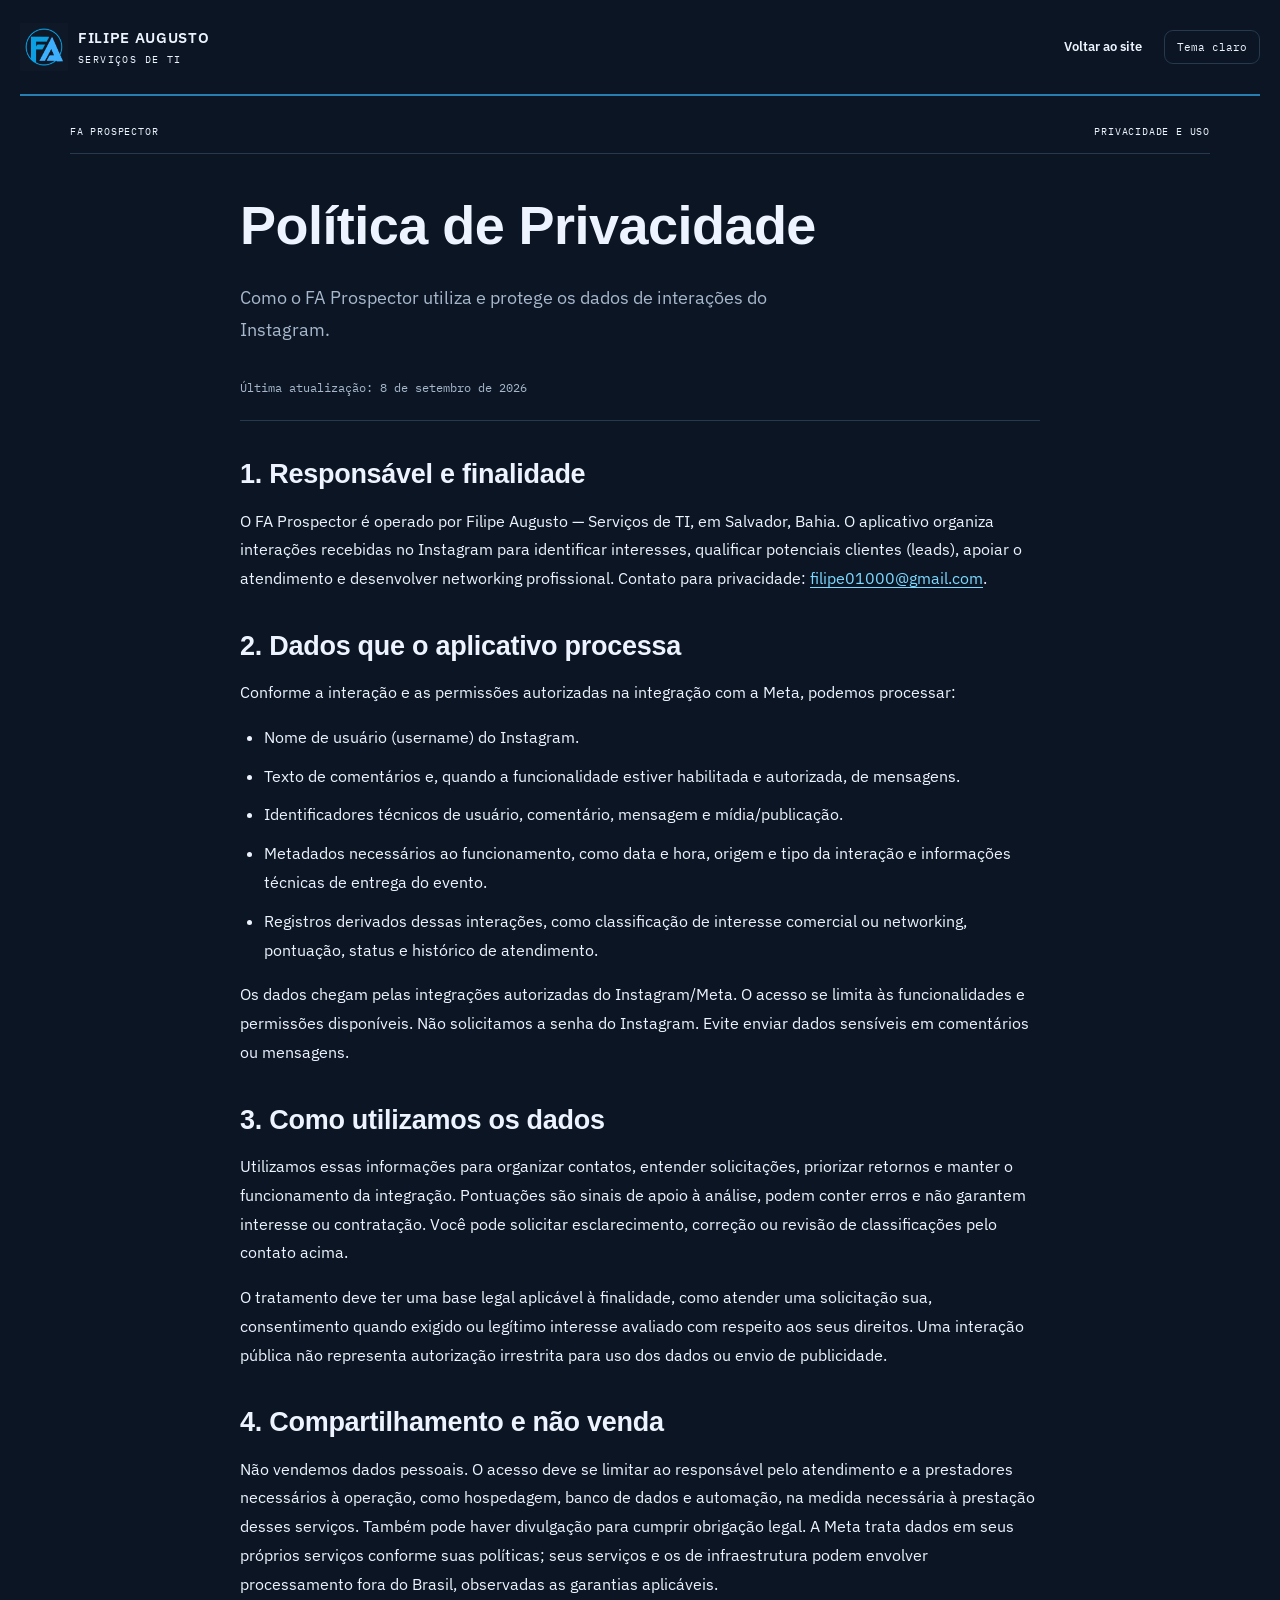
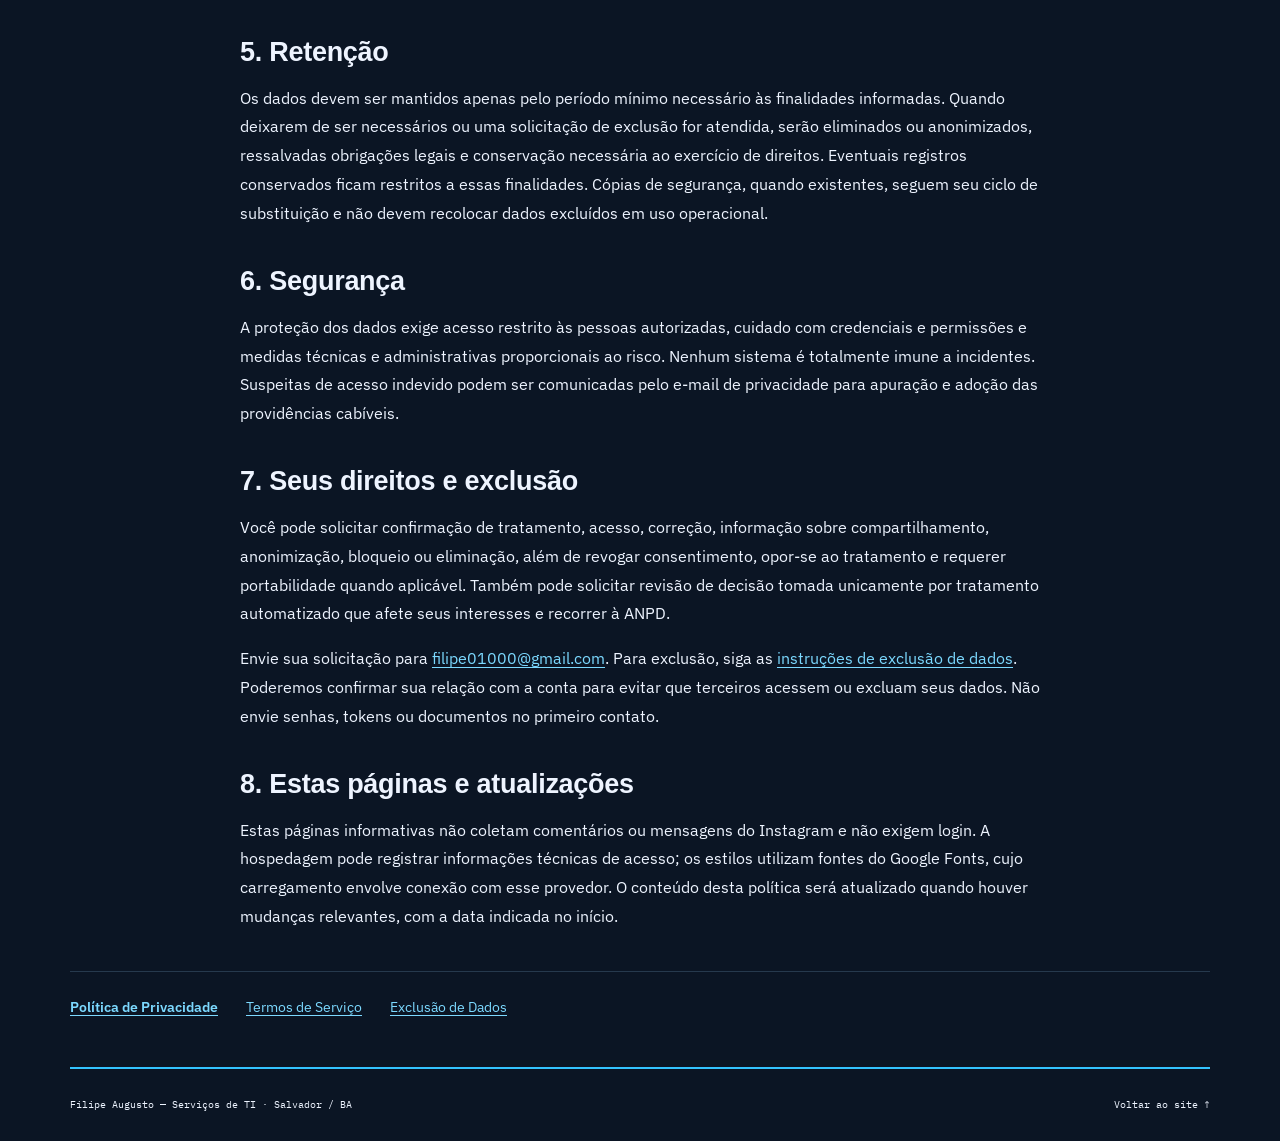
<file: politica-de-privacidade/index.html>
<!doctype html>
<html lang="pt-BR">
<head>
<meta charset="UTF-8"><meta name="viewport" content="width=device-width,initial-scale=1">
<title>Política de Privacidade | FA Prospector</title>
<meta name="description" content="Como o FA Prospector utiliza e protege os dados de interações do Instagram.">
<meta name="theme-color" content="#16233b">
<link rel="canonical" href="https://filipeti.com.br/politica-de-privacidade/">
<link rel="icon" href="../assets/logo.png">
<link rel="stylesheet" href="../style.css?v=os-redesign-1">
<link rel="stylesheet" href="../legal.css?v=1">
<script src="../theme.js?v=popup-1"></script>
<link rel="stylesheet" href="../cyber-secondary.css"></head>
<body>
<a class="skip" href="#conteudo">Pular para o conteúdo</a>
<header class="header"><a class="brand" href="../" aria-label="Filipe Augusto, início"><img src="../assets/logo.png" alt="" width="48" height="48"><span>FILIPE AUGUSTO<small>SERVIÇOS DE TI</small></span></a><nav aria-label="Menu principal"><a href="../">Voltar ao site</a></nav><button id="theme-toggle" class="theme-toggle" type="button" aria-label="Ativar tema escuro" aria-pressed="false" hidden>Tema escuro</button></header>
<main id="conteudo" class="wrap legal">
<div class="sheet-meta"><span>FA PROSPECTOR</span><span>PRIVACIDADE E USO</span></div>
<article><h1>Política de Privacidade</h1><p class="lead">Como o FA Prospector utiliza e protege os dados de interações do Instagram.</p><p class="legal-date">Última atualização: <time datetime="2026-09-08">8 de setembro de 2026</time></p>

<h2>1. Responsável e finalidade</h2>
<p>O FA Prospector é operado por Filipe Augusto — Serviços de TI, em Salvador, Bahia. O aplicativo organiza interações recebidas no Instagram para identificar interesses, qualificar potenciais clientes (leads), apoiar o atendimento e desenvolver networking profissional. Contato para privacidade: <a href="mailto:filipe01000@gmail.com">filipe01000@gmail.com</a>.</p>
<h2>2. Dados que o aplicativo processa</h2>
<p>Conforme a interação e as permissões autorizadas na integração com a Meta, podemos processar:</p>
<ul><li>Nome de usuário (username) do Instagram.</li><li>Texto de comentários e, quando a funcionalidade estiver habilitada e autorizada, de mensagens.</li><li>Identificadores técnicos de usuário, comentário, mensagem e mídia/publicação.</li><li>Metadados necessários ao funcionamento, como data e hora, origem e tipo da interação e informações técnicas de entrega do evento.</li><li>Registros derivados dessas interações, como classificação de interesse comercial ou networking, pontuação, status e histórico de atendimento.</li></ul>
<p>Os dados chegam pelas integrações autorizadas do Instagram/Meta. O acesso se limita às funcionalidades e permissões disponíveis. Não solicitamos a senha do Instagram. Evite enviar dados sensíveis em comentários ou mensagens.</p>
<h2>3. Como utilizamos os dados</h2>
<p>Utilizamos essas informações para organizar contatos, entender solicitações, priorizar retornos e manter o funcionamento da integração. Pontuações são sinais de apoio à análise, podem conter erros e não garantem interesse ou contratação. Você pode solicitar esclarecimento, correção ou revisão de classificações pelo contato acima.</p>
<p>O tratamento deve ter uma base legal aplicável à finalidade, como atender uma solicitação sua, consentimento quando exigido ou legítimo interesse avaliado com respeito aos seus direitos. Uma interação pública não representa autorização irrestrita para uso dos dados ou envio de publicidade.</p>
<h2>4. Compartilhamento e não venda</h2>
<p>Não vendemos dados pessoais. O acesso deve se limitar ao responsável pelo atendimento e a prestadores necessários à operação, como hospedagem, banco de dados e automação, na medida necessária à prestação desses serviços. Também pode haver divulgação para cumprir obrigação legal. A Meta trata dados em seus próprios serviços conforme suas políticas; seus serviços e os de infraestrutura podem envolver processamento fora do Brasil, observadas as garantias aplicáveis.</p>
<h2>5. Retenção</h2>
<p>Os dados devem ser mantidos apenas pelo período mínimo necessário às finalidades informadas. Quando deixarem de ser necessários ou uma solicitação de exclusão for atendida, serão eliminados ou anonimizados, ressalvadas obrigações legais e conservação necessária ao exercício de direitos. Eventuais registros conservados ficam restritos a essas finalidades. Cópias de segurança, quando existentes, seguem seu ciclo de substituição e não devem recolocar dados excluídos em uso operacional.</p>
<h2>6. Segurança</h2>
<p>A proteção dos dados exige acesso restrito às pessoas autorizadas, cuidado com credenciais e permissões e medidas técnicas e administrativas proporcionais ao risco. Nenhum sistema é totalmente imune a incidentes. Suspeitas de acesso indevido podem ser comunicadas pelo e-mail de privacidade para apuração e adoção das providências cabíveis.</p>
<h2>7. Seus direitos e exclusão</h2>
<p>Você pode solicitar confirmação de tratamento, acesso, correção, informação sobre compartilhamento, anonimização, bloqueio ou eliminação, além de revogar consentimento, opor-se ao tratamento e requerer portabilidade quando aplicável. Também pode solicitar revisão de decisão tomada unicamente por tratamento automatizado que afete seus interesses e recorrer à ANPD.</p>
<p>Envie sua solicitação para <a href="mailto:filipe01000@gmail.com">filipe01000@gmail.com</a>. Para exclusão, siga as <a href="../exclusao-de-dados/">instruções de exclusão de dados</a>. Poderemos confirmar sua relação com a conta para evitar que terceiros acessem ou excluam seus dados. Não envie senhas, tokens ou documentos no primeiro contato.</p>
<h2>8. Estas páginas e atualizações</h2>
<p>Estas páginas informativas não coletam comentários ou mensagens do Instagram e não exigem login. A hospedagem pode registrar informações técnicas de acesso; os estilos utilizam fontes do Google Fonts, cujo carregamento envolve conexão com esse provedor. O conteúdo desta política será atualizado quando houver mudanças relevantes, com a data indicada no início.</p>
</article>
<nav class="legal-nav" aria-label="Documentos do FA Prospector"><a href="../politica-de-privacidade/" aria-current="page">Política de Privacidade</a>
<a href="../termos-de-servico/">Termos de Serviço</a>
<a href="../exclusao-de-dados/">Exclusão de Dados</a></nav>
</main>
<footer class="wrap footer"><p>Filipe Augusto — Serviços de TI · Salvador / BA</p><a href="../">Voltar ao site ↑</a></footer>
</body>
</html>
</file>
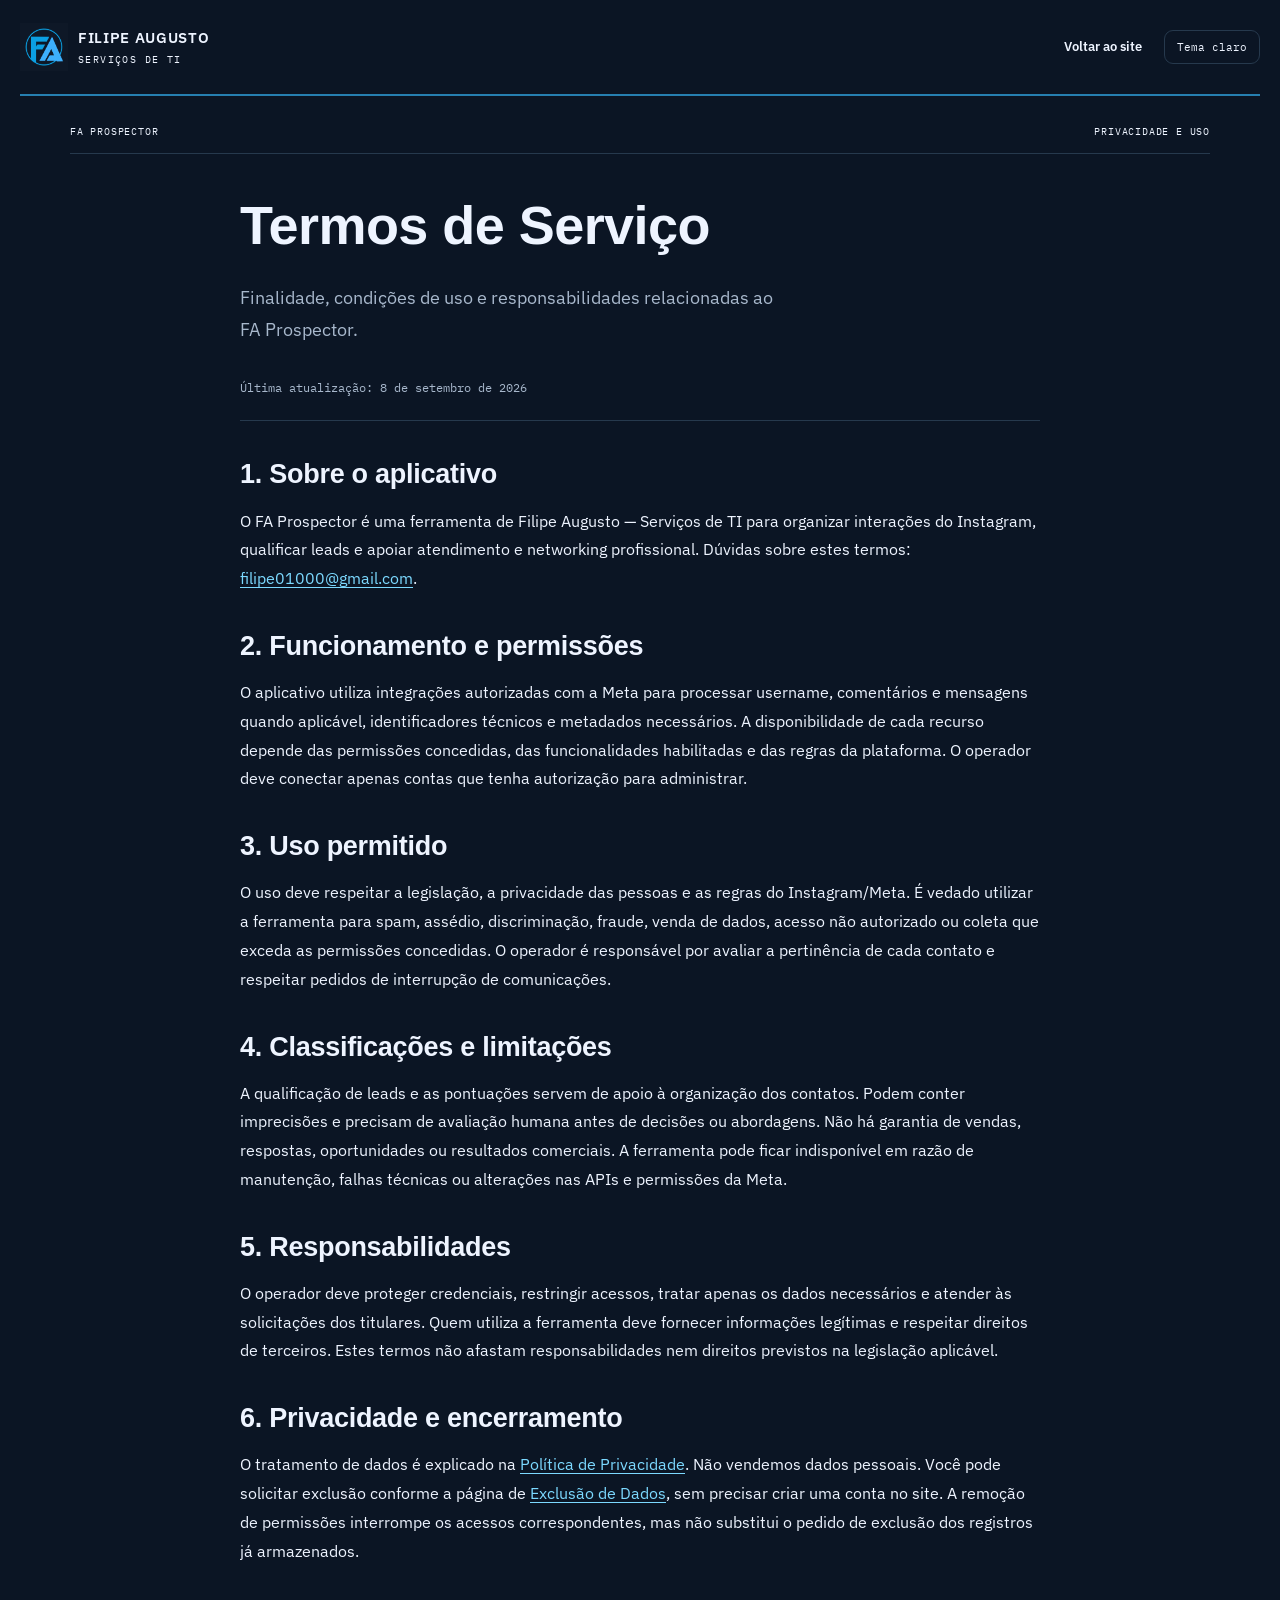
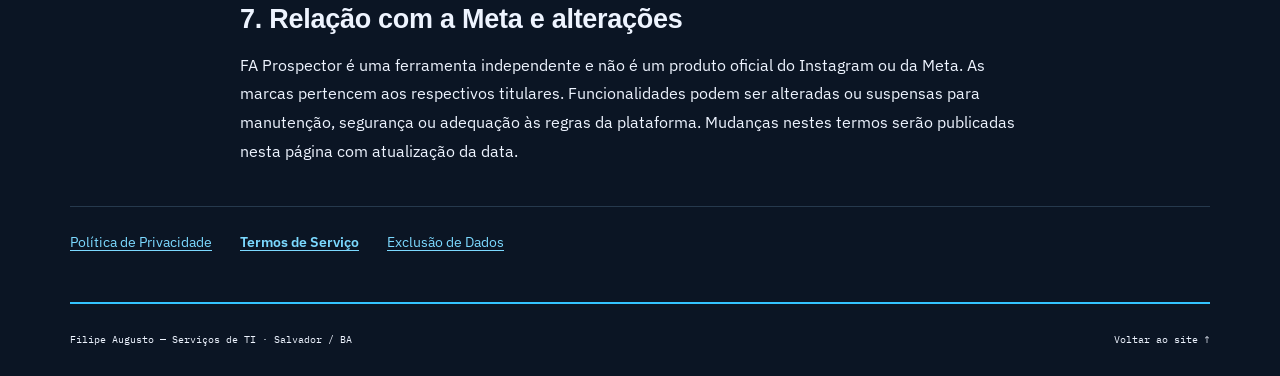
<file: termos-de-servico/index.html>
<!doctype html>
<html lang="pt-BR">
<head>
<meta charset="UTF-8"><meta name="viewport" content="width=device-width,initial-scale=1">
<title>Termos de Serviço | FA Prospector</title>
<meta name="description" content="Finalidade, condições de uso e responsabilidades relacionadas ao FA Prospector.">
<meta name="theme-color" content="#16233b">
<link rel="canonical" href="https://filipeti.com.br/termos-de-servico/">
<link rel="icon" href="../assets/logo.png">
<link rel="stylesheet" href="../style.css?v=os-redesign-1">
<link rel="stylesheet" href="../legal.css?v=1">
<script src="../theme.js?v=popup-1"></script>
<link rel="stylesheet" href="../cyber-secondary.css"></head>
<body>
<a class="skip" href="#conteudo">Pular para o conteúdo</a>
<header class="header"><a class="brand" href="../" aria-label="Filipe Augusto, início"><img src="../assets/logo.png" alt="" width="48" height="48"><span>FILIPE AUGUSTO<small>SERVIÇOS DE TI</small></span></a><nav aria-label="Menu principal"><a href="../">Voltar ao site</a></nav><button id="theme-toggle" class="theme-toggle" type="button" aria-label="Ativar tema escuro" aria-pressed="false" hidden>Tema escuro</button></header>
<main id="conteudo" class="wrap legal">
<div class="sheet-meta"><span>FA PROSPECTOR</span><span>PRIVACIDADE E USO</span></div>
<article><h1>Termos de Serviço</h1><p class="lead">Finalidade, condições de uso e responsabilidades relacionadas ao FA Prospector.</p><p class="legal-date">Última atualização: <time datetime="2026-09-08">8 de setembro de 2026</time></p>

<h2>1. Sobre o aplicativo</h2>
<p>O FA Prospector é uma ferramenta de Filipe Augusto — Serviços de TI para organizar interações do Instagram, qualificar leads e apoiar atendimento e networking profissional. Dúvidas sobre estes termos: <a href="mailto:filipe01000@gmail.com">filipe01000@gmail.com</a>.</p>
<h2>2. Funcionamento e permissões</h2>
<p>O aplicativo utiliza integrações autorizadas com a Meta para processar username, comentários e mensagens quando aplicável, identificadores técnicos e metadados necessários. A disponibilidade de cada recurso depende das permissões concedidas, das funcionalidades habilitadas e das regras da plataforma. O operador deve conectar apenas contas que tenha autorização para administrar.</p>
<h2>3. Uso permitido</h2>
<p>O uso deve respeitar a legislação, a privacidade das pessoas e as regras do Instagram/Meta. É vedado utilizar a ferramenta para spam, assédio, discriminação, fraude, venda de dados, acesso não autorizado ou coleta que exceda as permissões concedidas. O operador é responsável por avaliar a pertinência de cada contato e respeitar pedidos de interrupção de comunicações.</p>
<h2>4. Classificações e limitações</h2>
<p>A qualificação de leads e as pontuações servem de apoio à organização dos contatos. Podem conter imprecisões e precisam de avaliação humana antes de decisões ou abordagens. Não há garantia de vendas, respostas, oportunidades ou resultados comerciais. A ferramenta pode ficar indisponível em razão de manutenção, falhas técnicas ou alterações nas APIs e permissões da Meta.</p>
<h2>5. Responsabilidades</h2>
<p>O operador deve proteger credenciais, restringir acessos, tratar apenas os dados necessários e atender às solicitações dos titulares. Quem utiliza a ferramenta deve fornecer informações legítimas e respeitar direitos de terceiros. Estes termos não afastam responsabilidades nem direitos previstos na legislação aplicável.</p>
<h2>6. Privacidade e encerramento</h2>
<p>O tratamento de dados é explicado na <a href="../politica-de-privacidade/">Política de Privacidade</a>. Não vendemos dados pessoais. Você pode solicitar exclusão conforme a página de <a href="../exclusao-de-dados/">Exclusão de Dados</a>, sem precisar criar uma conta no site. A remoção de permissões interrompe os acessos correspondentes, mas não substitui o pedido de exclusão dos registros já armazenados.</p>
<h2>7. Relação com a Meta e alterações</h2>
<p>FA Prospector é uma ferramenta independente e não é um produto oficial do Instagram ou da Meta. As marcas pertencem aos respectivos titulares. Funcionalidades podem ser alteradas ou suspensas para manutenção, segurança ou adequação às regras da plataforma. Mudanças nestes termos serão publicadas nesta página com atualização da data.</p>
</article>
<nav class="legal-nav" aria-label="Documentos do FA Prospector"><a href="../politica-de-privacidade/">Política de Privacidade</a>
<a href="../termos-de-servico/" aria-current="page">Termos de Serviço</a>
<a href="../exclusao-de-dados/">Exclusão de Dados</a></nav>
</main>
<footer class="wrap footer"><p>Filipe Augusto — Serviços de TI · Salvador / BA</p><a href="../">Voltar ao site ↑</a></footer>
</body>
</html>
</file>
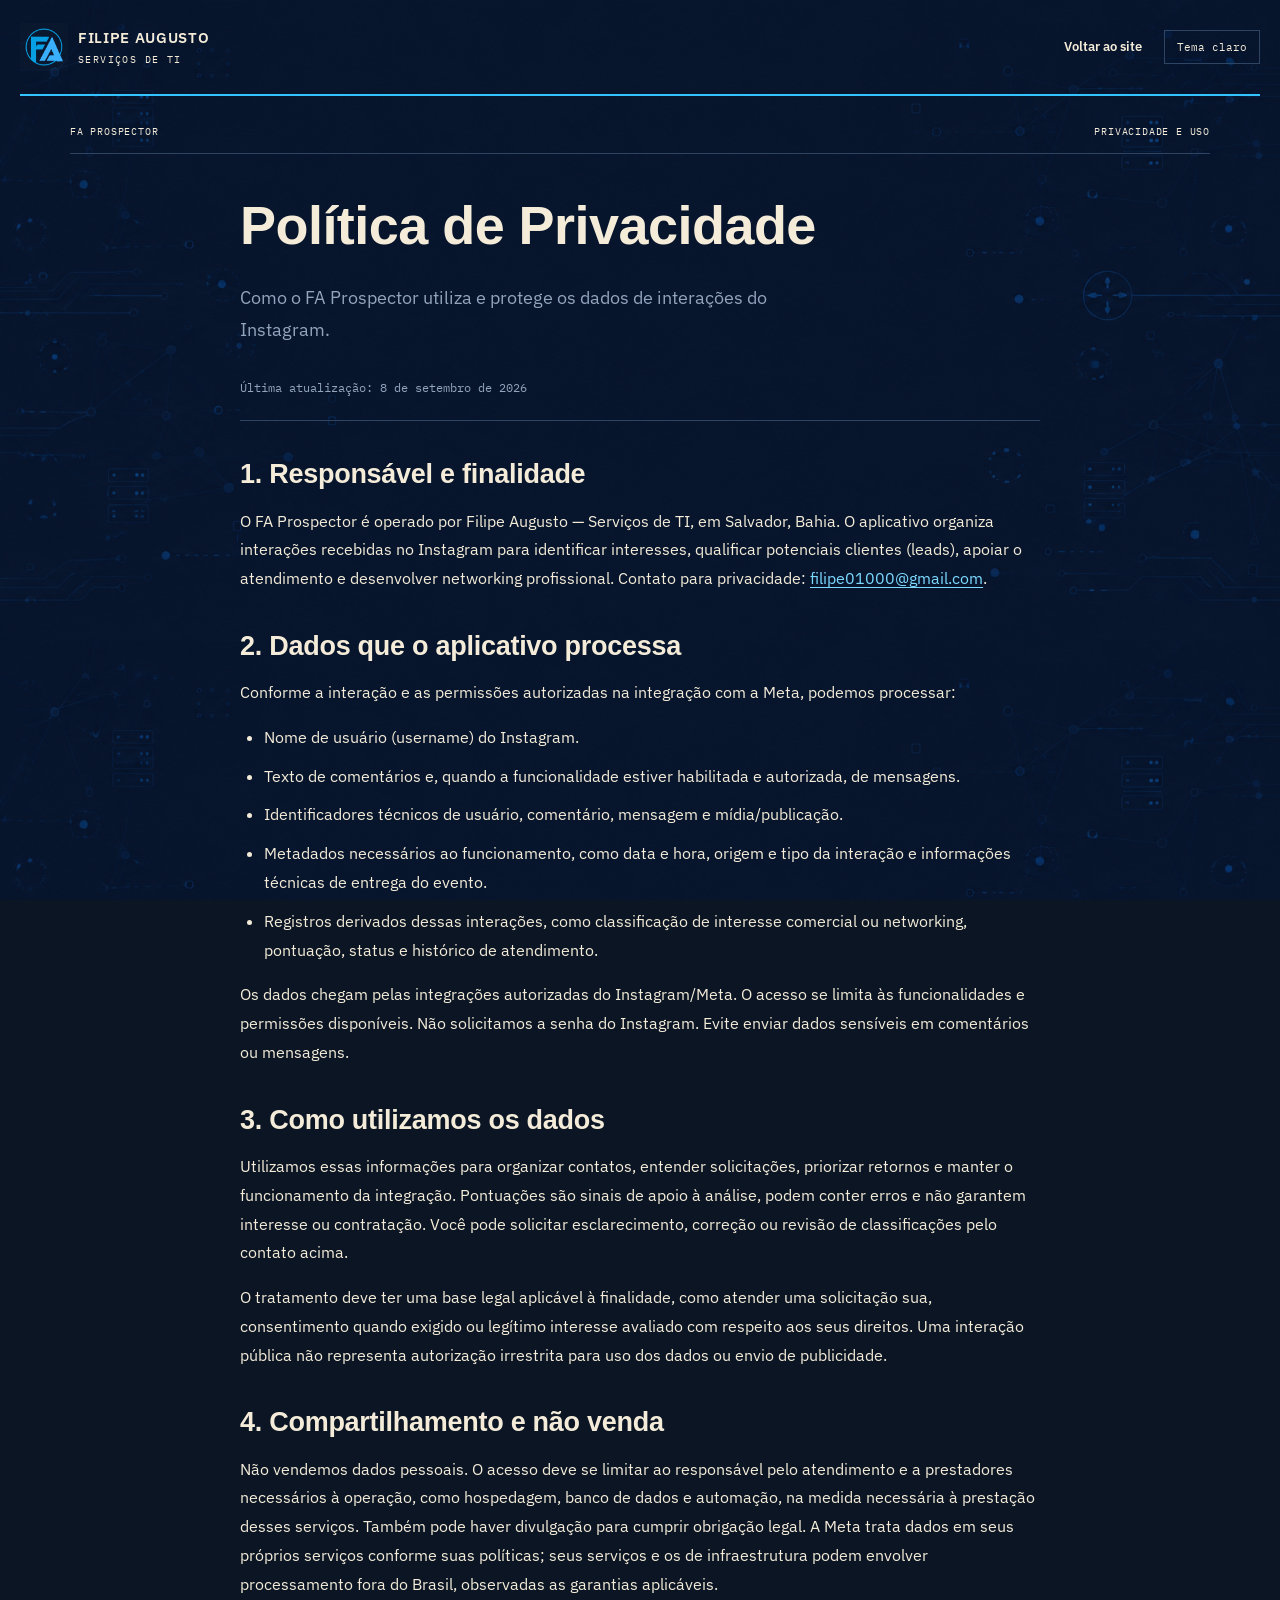
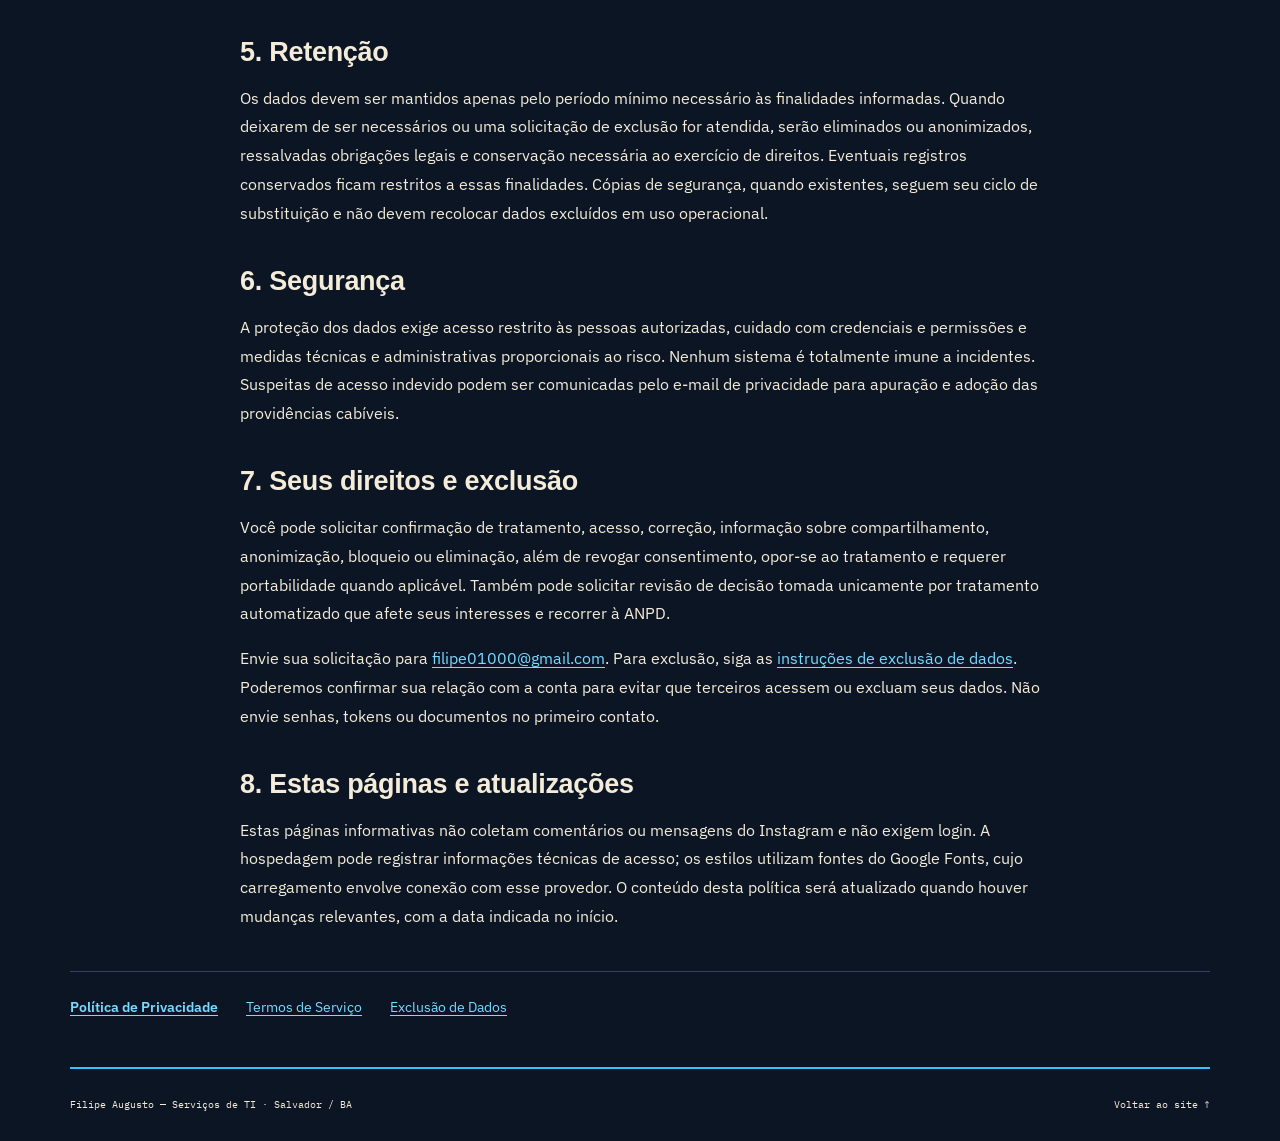
<file: index (1).html>
<!doctype html>
<html lang="pt-BR">
<head>
<meta charset="UTF-8"><meta name="viewport" content="width=device-width,initial-scale=1">
<title>Política de Privacidade | FA Prospector</title>
<meta name="description" content="Como o FA Prospector utiliza e protege os dados de interações do Instagram.">
<meta name="theme-color" content="#16233b">
<link rel="canonical" href="https://filipeti.com.br/politica-de-privacidade/">
<link rel="icon" href="/assets/logo.png">
<link rel="stylesheet" href="/style.css?v=os-redesign-1">
<link rel="stylesheet" href="/legal.css?v=1">
<script src="/theme.js?v=popup-1"></script>
</head>
<body>
<a class="skip" href="#conteudo">Pular para o conteúdo</a>
<header class="header"><a class="brand" href="/" aria-label="Filipe Augusto, início"><img src="/assets/logo.png" alt="" width="48" height="48"><span>FILIPE AUGUSTO<small>SERVIÇOS DE TI</small></span></a><nav aria-label="Menu principal"><a href="/">Voltar ao site</a></nav><button id="theme-toggle" class="theme-toggle" type="button" aria-label="Ativar tema escuro" aria-pressed="false" hidden>Tema escuro</button></header>
<main id="conteudo" class="wrap legal">
<div class="sheet-meta"><span>FA PROSPECTOR</span><span>PRIVACIDADE E USO</span></div>
<article><h1>Política de Privacidade</h1><p class="lead">Como o FA Prospector utiliza e protege os dados de interações do Instagram.</p><p class="legal-date">Última atualização: <time datetime="2026-09-08">8 de setembro de 2026</time></p>

<h2>1. Responsável e finalidade</h2>
<p>O FA Prospector é operado por Filipe Augusto — Serviços de TI, em Salvador, Bahia. O aplicativo organiza interações recebidas no Instagram para identificar interesses, qualificar potenciais clientes (leads), apoiar o atendimento e desenvolver networking profissional. Contato para privacidade: <a href="mailto:filipe01000@gmail.com">filipe01000@gmail.com</a>.</p>
<h2>2. Dados que o aplicativo processa</h2>
<p>Conforme a interação e as permissões autorizadas na integração com a Meta, podemos processar:</p>
<ul><li>Nome de usuário (username) do Instagram.</li><li>Texto de comentários e, quando a funcionalidade estiver habilitada e autorizada, de mensagens.</li><li>Identificadores técnicos de usuário, comentário, mensagem e mídia/publicação.</li><li>Metadados necessários ao funcionamento, como data e hora, origem e tipo da interação e informações técnicas de entrega do evento.</li><li>Registros derivados dessas interações, como classificação de interesse comercial ou networking, pontuação, status e histórico de atendimento.</li></ul>
<p>Os dados chegam pelas integrações autorizadas do Instagram/Meta. O acesso se limita às funcionalidades e permissões disponíveis. Não solicitamos a senha do Instagram. Evite enviar dados sensíveis em comentários ou mensagens.</p>
<h2>3. Como utilizamos os dados</h2>
<p>Utilizamos essas informações para organizar contatos, entender solicitações, priorizar retornos e manter o funcionamento da integração. Pontuações são sinais de apoio à análise, podem conter erros e não garantem interesse ou contratação. Você pode solicitar esclarecimento, correção ou revisão de classificações pelo contato acima.</p>
<p>O tratamento deve ter uma base legal aplicável à finalidade, como atender uma solicitação sua, consentimento quando exigido ou legítimo interesse avaliado com respeito aos seus direitos. Uma interação pública não representa autorização irrestrita para uso dos dados ou envio de publicidade.</p>
<h2>4. Compartilhamento e não venda</h2>
<p>Não vendemos dados pessoais. O acesso deve se limitar ao responsável pelo atendimento e a prestadores necessários à operação, como hospedagem, banco de dados e automação, na medida necessária à prestação desses serviços. Também pode haver divulgação para cumprir obrigação legal. A Meta trata dados em seus próprios serviços conforme suas políticas; seus serviços e os de infraestrutura podem envolver processamento fora do Brasil, observadas as garantias aplicáveis.</p>
<h2>5. Retenção</h2>
<p>Os dados devem ser mantidos apenas pelo período mínimo necessário às finalidades informadas. Quando deixarem de ser necessários ou uma solicitação de exclusão for atendida, serão eliminados ou anonimizados, ressalvadas obrigações legais e conservação necessária ao exercício de direitos. Eventuais registros conservados ficam restritos a essas finalidades. Cópias de segurança, quando existentes, seguem seu ciclo de substituição e não devem recolocar dados excluídos em uso operacional.</p>
<h2>6. Segurança</h2>
<p>A proteção dos dados exige acesso restrito às pessoas autorizadas, cuidado com credenciais e permissões e medidas técnicas e administrativas proporcionais ao risco. Nenhum sistema é totalmente imune a incidentes. Suspeitas de acesso indevido podem ser comunicadas pelo e-mail de privacidade para apuração e adoção das providências cabíveis.</p>
<h2>7. Seus direitos e exclusão</h2>
<p>Você pode solicitar confirmação de tratamento, acesso, correção, informação sobre compartilhamento, anonimização, bloqueio ou eliminação, além de revogar consentimento, opor-se ao tratamento e requerer portabilidade quando aplicável. Também pode solicitar revisão de decisão tomada unicamente por tratamento automatizado que afete seus interesses e recorrer à ANPD.</p>
<p>Envie sua solicitação para <a href="mailto:filipe01000@gmail.com">filipe01000@gmail.com</a>. Para exclusão, siga as <a href="/exclusao-de-dados/">instruções de exclusão de dados</a>. Poderemos confirmar sua relação com a conta para evitar que terceiros acessem ou excluam seus dados. Não envie senhas, tokens ou documentos no primeiro contato.</p>
<h2>8. Estas páginas e atualizações</h2>
<p>Estas páginas informativas não coletam comentários ou mensagens do Instagram e não exigem login. A hospedagem pode registrar informações técnicas de acesso; os estilos utilizam fontes do Google Fonts, cujo carregamento envolve conexão com esse provedor. O conteúdo desta política será atualizado quando houver mudanças relevantes, com a data indicada no início.</p>
</article>
<nav class="legal-nav" aria-label="Documentos do FA Prospector"><a href="/politica-de-privacidade/" aria-current="page">Política de Privacidade</a>
<a href="/termos-de-servico/">Termos de Serviço</a>
<a href="/exclusao-de-dados/">Exclusão de Dados</a></nav>
</main>
<footer class="wrap footer"><p>Filipe Augusto — Serviços de TI · Salvador / BA</p><a href="/">Voltar ao site ↑</a></footer>
</body>
</html>
</file>
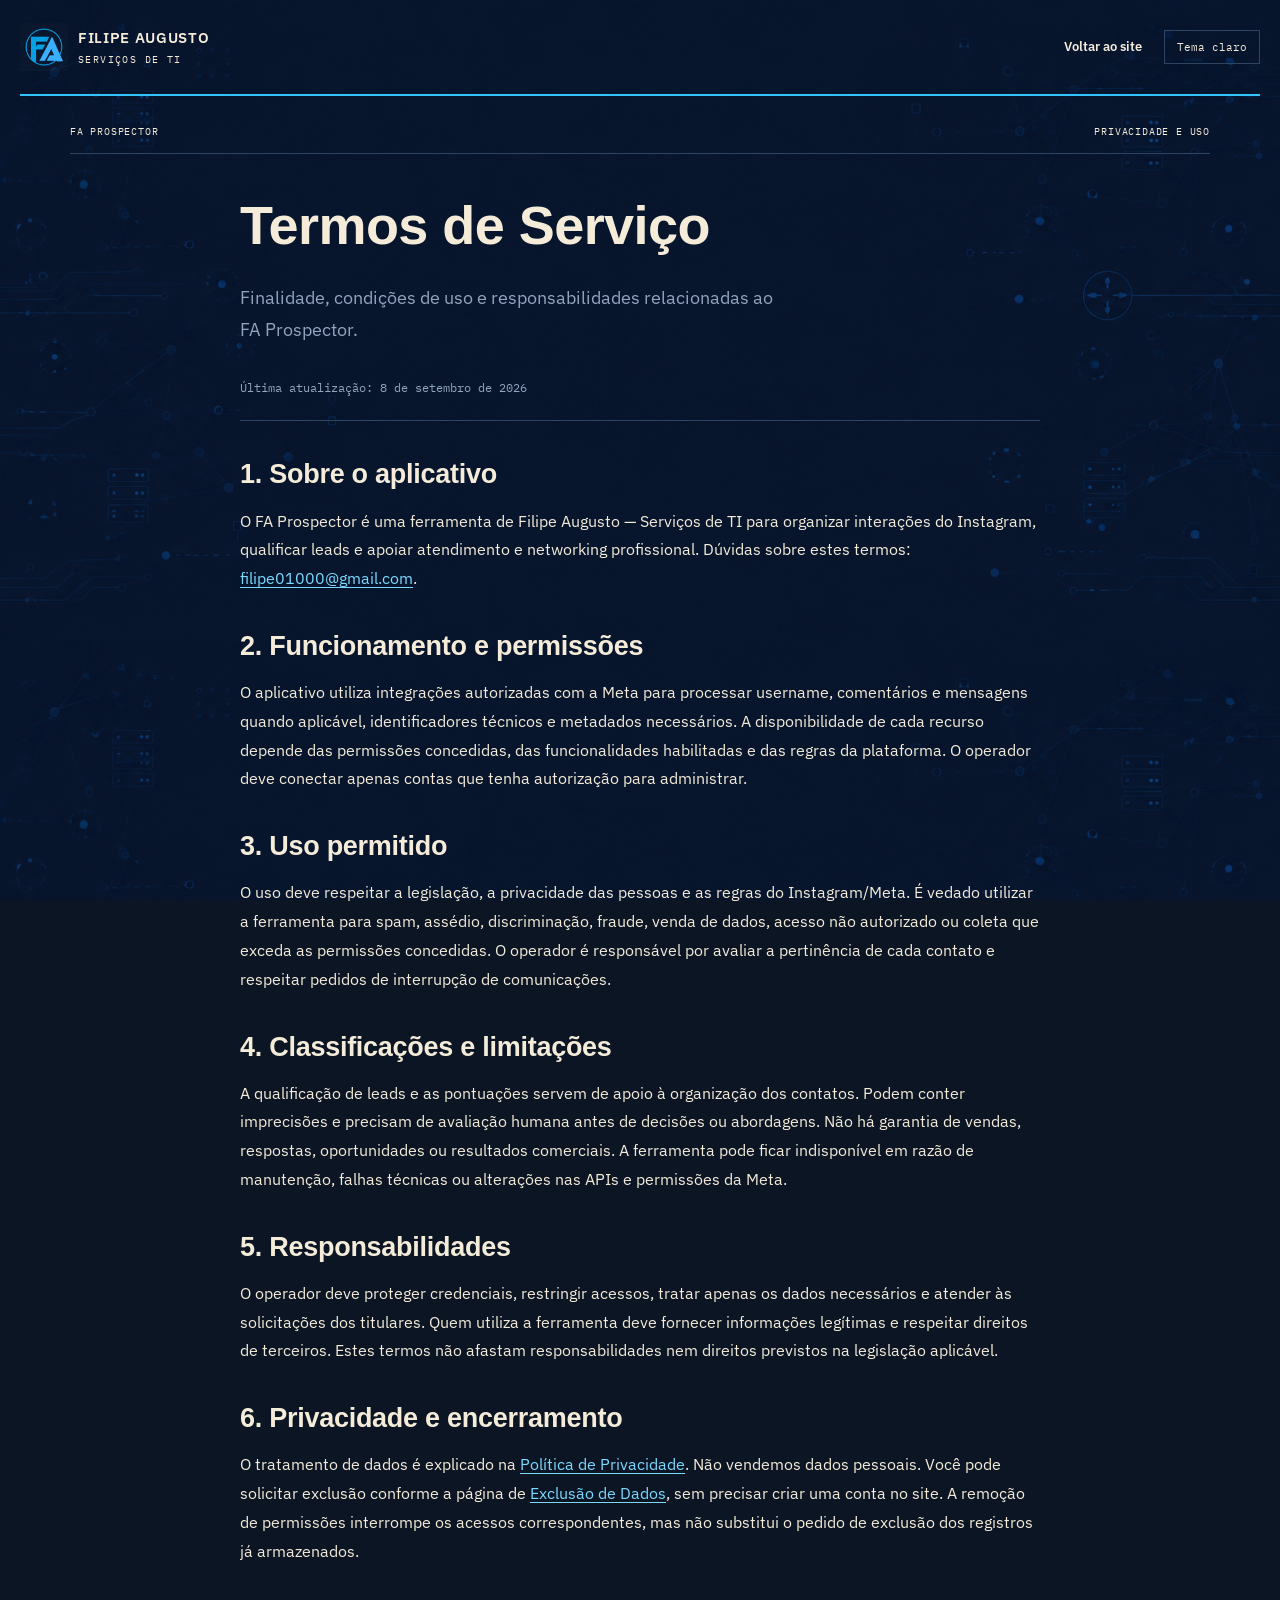
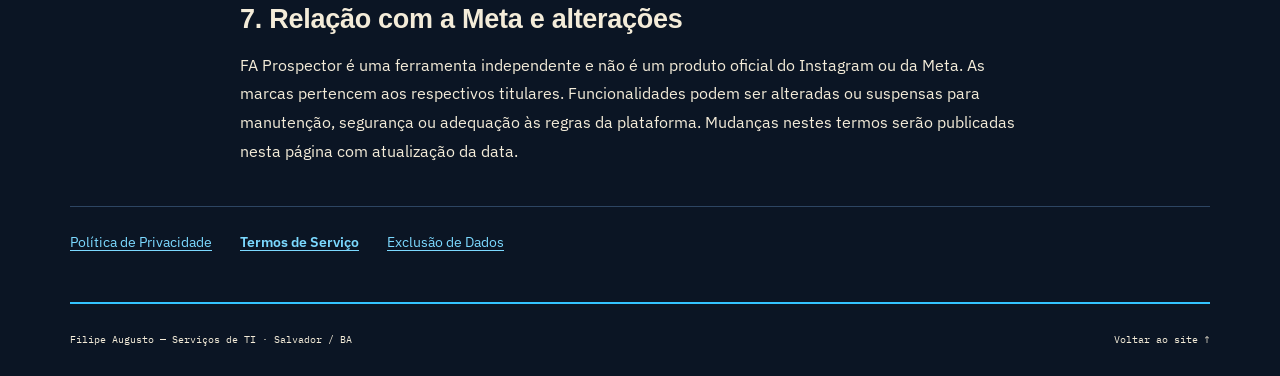
<file: index (2).html>
<!doctype html>
<html lang="pt-BR">
<head>
<meta charset="UTF-8"><meta name="viewport" content="width=device-width,initial-scale=1">
<title>Termos de Serviço | FA Prospector</title>
<meta name="description" content="Finalidade, condições de uso e responsabilidades relacionadas ao FA Prospector.">
<meta name="theme-color" content="#16233b">
<link rel="canonical" href="https://filipeti.com.br/termos-de-servico/">
<link rel="icon" href="/assets/logo.png">
<link rel="stylesheet" href="/style.css?v=os-redesign-1">
<link rel="stylesheet" href="/legal.css?v=1">
<script src="/theme.js?v=popup-1"></script>
</head>
<body>
<a class="skip" href="#conteudo">Pular para o conteúdo</a>
<header class="header"><a class="brand" href="/" aria-label="Filipe Augusto, início"><img src="/assets/logo.png" alt="" width="48" height="48"><span>FILIPE AUGUSTO<small>SERVIÇOS DE TI</small></span></a><nav aria-label="Menu principal"><a href="/">Voltar ao site</a></nav><button id="theme-toggle" class="theme-toggle" type="button" aria-label="Ativar tema escuro" aria-pressed="false" hidden>Tema escuro</button></header>
<main id="conteudo" class="wrap legal">
<div class="sheet-meta"><span>FA PROSPECTOR</span><span>PRIVACIDADE E USO</span></div>
<article><h1>Termos de Serviço</h1><p class="lead">Finalidade, condições de uso e responsabilidades relacionadas ao FA Prospector.</p><p class="legal-date">Última atualização: <time datetime="2026-09-08">8 de setembro de 2026</time></p>

<h2>1. Sobre o aplicativo</h2>
<p>O FA Prospector é uma ferramenta de Filipe Augusto — Serviços de TI para organizar interações do Instagram, qualificar leads e apoiar atendimento e networking profissional. Dúvidas sobre estes termos: <a href="mailto:filipe01000@gmail.com">filipe01000@gmail.com</a>.</p>
<h2>2. Funcionamento e permissões</h2>
<p>O aplicativo utiliza integrações autorizadas com a Meta para processar username, comentários e mensagens quando aplicável, identificadores técnicos e metadados necessários. A disponibilidade de cada recurso depende das permissões concedidas, das funcionalidades habilitadas e das regras da plataforma. O operador deve conectar apenas contas que tenha autorização para administrar.</p>
<h2>3. Uso permitido</h2>
<p>O uso deve respeitar a legislação, a privacidade das pessoas e as regras do Instagram/Meta. É vedado utilizar a ferramenta para spam, assédio, discriminação, fraude, venda de dados, acesso não autorizado ou coleta que exceda as permissões concedidas. O operador é responsável por avaliar a pertinência de cada contato e respeitar pedidos de interrupção de comunicações.</p>
<h2>4. Classificações e limitações</h2>
<p>A qualificação de leads e as pontuações servem de apoio à organização dos contatos. Podem conter imprecisões e precisam de avaliação humana antes de decisões ou abordagens. Não há garantia de vendas, respostas, oportunidades ou resultados comerciais. A ferramenta pode ficar indisponível em razão de manutenção, falhas técnicas ou alterações nas APIs e permissões da Meta.</p>
<h2>5. Responsabilidades</h2>
<p>O operador deve proteger credenciais, restringir acessos, tratar apenas os dados necessários e atender às solicitações dos titulares. Quem utiliza a ferramenta deve fornecer informações legítimas e respeitar direitos de terceiros. Estes termos não afastam responsabilidades nem direitos previstos na legislação aplicável.</p>
<h2>6. Privacidade e encerramento</h2>
<p>O tratamento de dados é explicado na <a href="/politica-de-privacidade/">Política de Privacidade</a>. Não vendemos dados pessoais. Você pode solicitar exclusão conforme a página de <a href="/exclusao-de-dados/">Exclusão de Dados</a>, sem precisar criar uma conta no site. A remoção de permissões interrompe os acessos correspondentes, mas não substitui o pedido de exclusão dos registros já armazenados.</p>
<h2>7. Relação com a Meta e alterações</h2>
<p>FA Prospector é uma ferramenta independente e não é um produto oficial do Instagram ou da Meta. As marcas pertencem aos respectivos titulares. Funcionalidades podem ser alteradas ou suspensas para manutenção, segurança ou adequação às regras da plataforma. Mudanças nestes termos serão publicadas nesta página com atualização da data.</p>
</article>
<nav class="legal-nav" aria-label="Documentos do FA Prospector"><a href="/politica-de-privacidade/">Política de Privacidade</a>
<a href="/termos-de-servico/" aria-current="page">Termos de Serviço</a>
<a href="/exclusao-de-dados/">Exclusão de Dados</a></nav>
</main>
<footer class="wrap footer"><p>Filipe Augusto — Serviços de TI · Salvador / BA</p><a href="/">Voltar ao site ↑</a></footer>
</body>
</html>
</file>
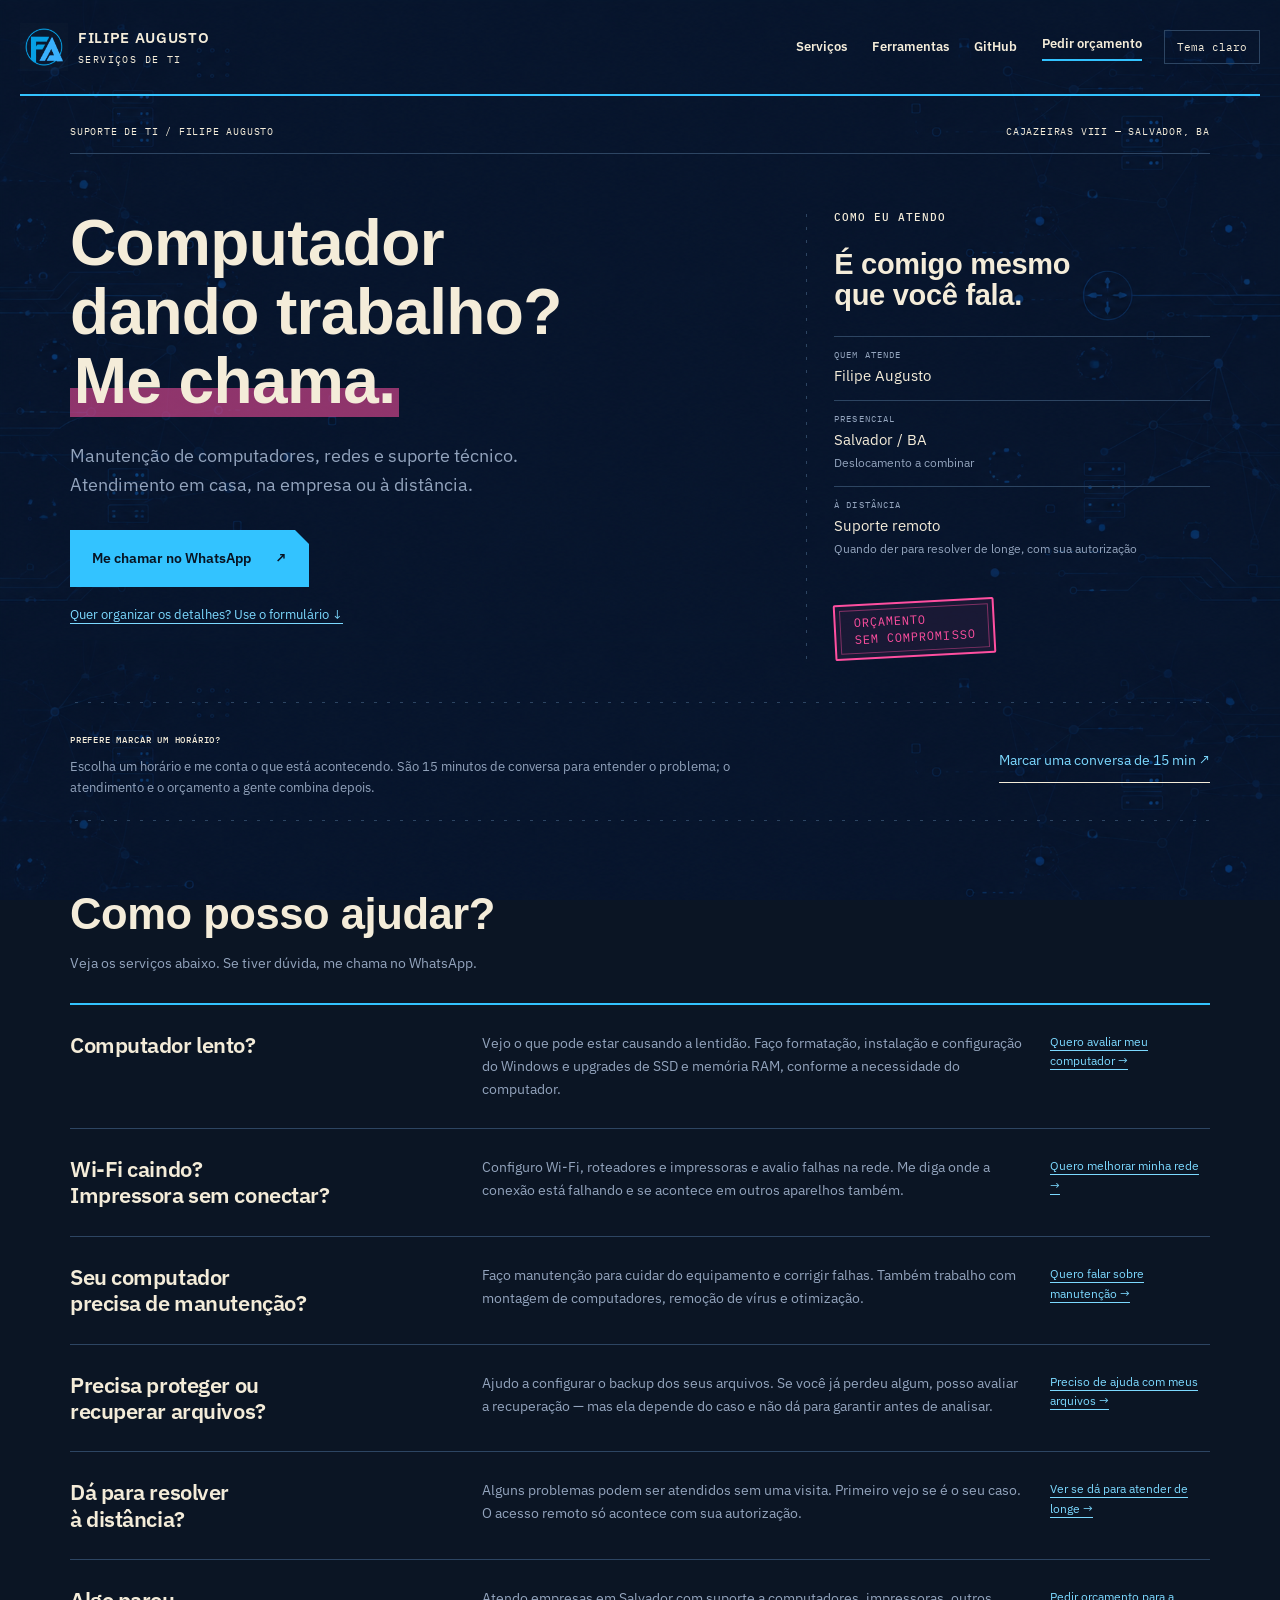
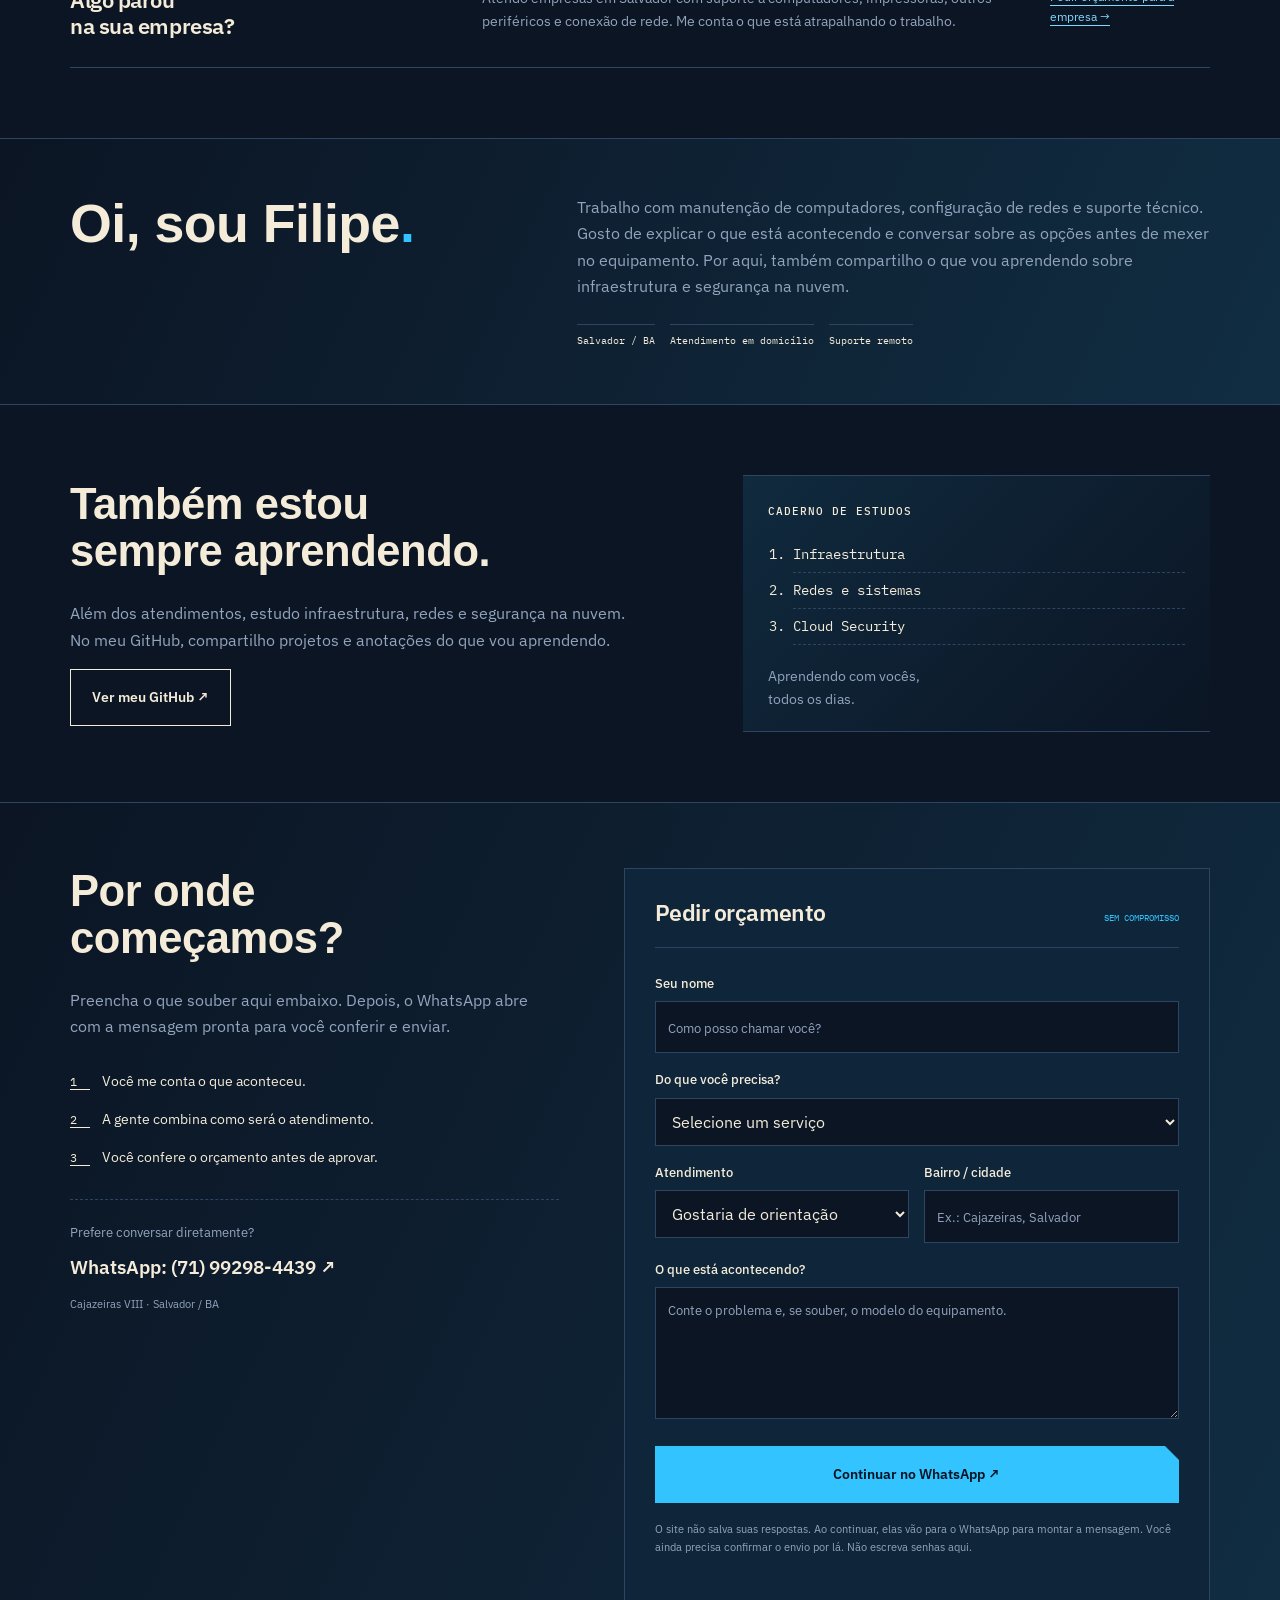
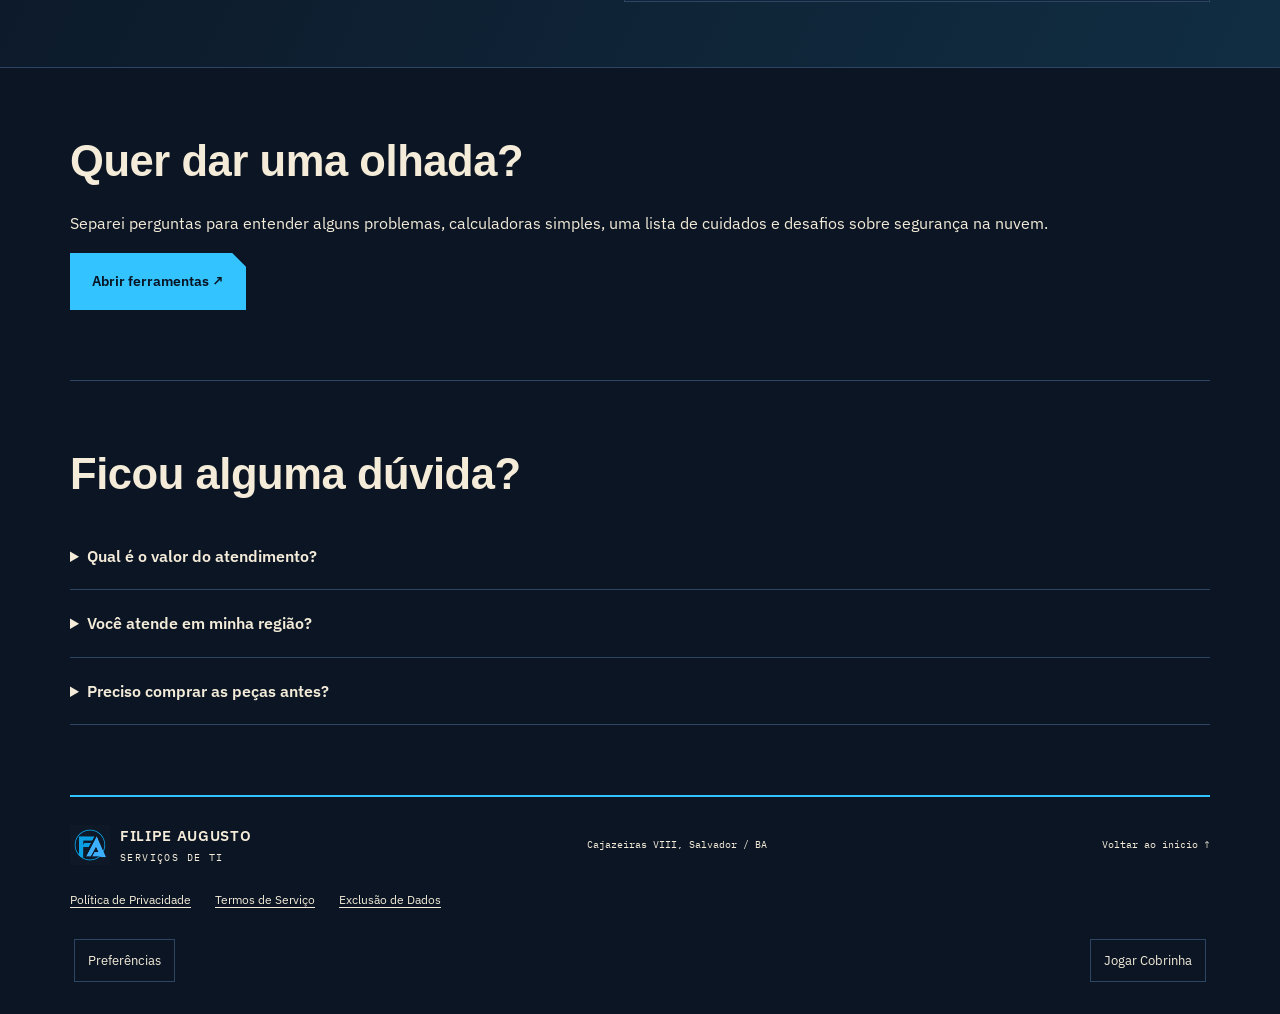
<file: index (3).html>
<!doctype html>
<html lang="pt-BR">
<head>
  <meta charset="UTF-8"><meta name="viewport" content="width=device-width,initial-scale=1">
  <title>Filipe Augusto | Serviços de TI em Salvador</title>
  <meta name="description" content="Suporte de TI residencial e empresarial em Salvador. Computadores, redes, manutenção e atendimento remoto. Solicite seu orçamento.">
  <meta name="theme-color" content="#081c34">
  <meta property="og:title" content="Filipe Augusto | Serviços de TI"><meta property="og:description" content="Suporte técnico para computadores e redes em Salvador. Converse com Filipe Augusto e solicite seu orçamento."><meta property="og:type" content="website">
  <link rel="stylesheet" href="site-ui.css?v=popup-1"><script src="site-ui.js?v=umami-domain-1"></script><script src="theme.js?v=popup-1"></script><link rel="icon" href="assets/logo.png"><link rel="stylesheet" href="style.css?v=os-redesign-1">
  <link rel="canonical" href="https://filipe01000.github.io/servicos-ti/">
  <meta property="og:url" content="https://filipe01000.github.io/servicos-ti/">
  <meta property="og:site_name" content="Filipe Augusto — Serviços de TI">
  <meta property="og:locale" content="pt_BR">
  <meta property="og:image" content="https://filipe01000.github.io/servicos-ti/assets/logo.png">
  <meta property="og:image:secure_url" content="https://filipe01000.github.io/servicos-ti/assets/logo.png">
  <meta property="og:image:type" content="image/png">
  <meta property="og:image:width" content="1254">
  <meta property="og:image:height" content="1254">
  <meta property="og:image:alt" content="Logo FA — Filipe Augusto, Serviços de TI">
  <meta name="twitter:card" content="summary">
  <meta name="twitter:title" content="Filipe Augusto | Serviços de TI">
  <meta name="twitter:description" content="Suporte residencial e empresarial em Salvador. Computadores, redes e manutenção. Peça seu orçamento.">
  <meta name="twitter:image" content="https://filipe01000.github.io/servicos-ti/assets/logo.png">
  <meta name="twitter:image:alt" content="Logo FA — Filipe Augusto, Serviços de TI">
<link rel="stylesheet" href="legal.css?v=1">
</head>
<body>
<a class="skip" href="#conteudo">Pular para o conteúdo</a>
<header class="header"><a class="brand" href="#inicio" aria-label="Filipe Augusto, início"><img src="assets/logo.png" alt="" width="48" height="48"><span>FILIPE AUGUSTO<small>SERVIÇOS DE TI</small></span></a><nav aria-label="Menu principal"><a href="#servicos">Serviços</a><a href="recursos.html">Ferramentas</a><a href="#projetos">GitHub</a><a class="nav-cta" href="#orcamento">Pedir orçamento</a></nav><button id="theme-toggle" class="theme-toggle" type="button" aria-label="Ativar tema escuro" aria-pressed="false" hidden>Tema escuro</button></header>
<main id="conteudo">
<section class="hero wrap" id="inicio">
<div class="sheet-meta"><span>SUPORTE DE TI / FILIPE AUGUSTO</span><span>CAJAZEIRAS VIII — SALVADOR, BA</span></div>
<div class="hero-layout"><div><h1>Computador<br>dando trabalho?<br><em>Me chama.</em></h1><p class="lead">Manutenção de computadores, redes e suporte técnico. Atendimento em casa, na empresa ou à distância.</p><a class="button primary" href="https://wa.me/5571992984439" target="_blank" rel="noopener noreferrer">Me chamar no WhatsApp <span aria-hidden="true">↗</span></a><a class="secondary-line" href="#orcamento">Quer organizar os detalhes? Use o formulário ↓</a></div>
<aside class="intake-note" aria-label="Informações de atendimento"><p class="note-label">COMO EU ATENDO</p><h2>É comigo mesmo<br>que você fala.</h2><dl><div><dt>QUEM ATENDE</dt><dd>Filipe Augusto</dd></div><div><dt>PRESENCIAL</dt><dd>Salvador / BA<br><small>Deslocamento a combinar</small></dd></div><div><dt>À DISTÂNCIA</dt><dd>Suporte remoto<br><small>Quando der para resolver de longe, com sua autorização</small></dd></div></dl><p class="stamp">ORÇAMENTO<br>SEM COMPROMISSO</p></aside></div>
<div class="booking-line"><div><span class="eyebrow">PREFERE MARCAR UM HORÁRIO?</span><p>Escolha um horário e me conta o que está acontecendo. São 15 minutos de conversa para entender o problema; o atendimento e o orçamento a gente combina depois.</p></div><a href="https://cal.com/filipeaugusto-ti/15min" target="_blank" rel="noopener noreferrer">Marcar uma conversa de 15 min ↗</a></div></section>
<section class="section wrap" id="servicos"><div class="section-head"><div><h2>Como posso ajudar?</h2></div><p>Veja os serviços abaixo. Se tiver dúvida, me chama no WhatsApp.</p></div><div class="cards">
<article class="card"><h3>Computador lento?</h3><p>Vejo o que pode estar causando a lentidão. Faço formatação, instalação e configuração do Windows e upgrades de SSD e memória RAM, conforme a necessidade do computador.</p><a href="#orcamento" data-service="Computadores e upgrades">Quero avaliar meu computador →</a></article>
<article class="card"><h3>Wi-Fi caindo?<br>Impressora sem conectar?</h3><p>Configuro Wi-Fi, roteadores e impressoras e avalio falhas na rede. Me diga onde a conexão está falhando e se acontece em outros aparelhos também.</p><a href="#orcamento" data-service="Redes, Wi-Fi e impressoras">Quero melhorar minha rede →</a></article>
<article class="card"><h3>Seu computador<br>precisa de manutenção?</h3><p>Faço manutenção para cuidar do equipamento e corrigir falhas. Também trabalho com montagem de computadores, remoção de vírus e otimização.</p><a href="#orcamento" data-service="Manutenção e montagem">Quero falar sobre manutenção →</a></article>
<article class="card"><h3>Precisa proteger ou<br>recuperar arquivos?</h3><p>Ajudo a configurar o backup dos seus arquivos. Se você já perdeu algum, posso avaliar a recuperação — mas ela depende do caso e não dá para garantir antes de analisar.</p><a href="#orcamento" data-service="Backup e arquivos">Preciso de ajuda com meus arquivos →</a></article>
<article class="card"><h3>Dá para resolver<br>à distância?</h3><p>Alguns problemas podem ser atendidos sem uma visita. Primeiro vejo se é o seu caso. O acesso remoto só acontece com sua autorização.</p><a href="#orcamento" data-service="Suporte remoto">Ver se dá para atender de longe →</a></article>
<article class="card accent-card"><h3>Algo parou<br>na sua empresa?</h3><p>Atendo empresas em Salvador com suporte a computadores, impressoras, outros periféricos e conexão de rede. Me conta o que está atrapalhando o trabalho.</p><a href="#orcamento" data-service="Suporte empresarial">Pedir orçamento para a empresa →</a></article>
</div></section>
<section class="about-section" id="sobre"><div class="wrap about"><div><h2>Oi, sou Filipe<span>.</span></h2></div><div><p>Trabalho com manutenção de computadores, configuração de redes e suporte técnico. Gosto de explicar o que está acontecendo e conversar sobre as opções antes de mexer no equipamento. Por aqui, também compartilho o que vou aprendendo sobre infraestrutura e segurança na nuvem.</p><div class="tags"><span>Salvador / BA</span><span>Atendimento em domicílio</span><span>Suporte remoto</span></div></div></div></section>
<section class="section wrap" id="projetos"><div class="github-box"><div><h2>Também estou<br>sempre aprendendo.</h2><p>Além dos atendimentos, estudo infraestrutura, redes e segurança na nuvem. No meu GitHub, compartilho projetos e anotações do que vou aprendendo.</p><a id="github-link" class="button dark" hidden target="_blank" rel="noopener noreferrer">Ver meu GitHub ↗</a><p id="github-pending" class="micro">Projetos e laboratórios: em breve por aqui.</p></div><aside class="study-note"><span class="note-label">CADERNO DE ESTUDOS</span><ol><li>Infraestrutura</li><li>Redes e sistemas</li><li>Cloud Security</li></ol><p>Aprendendo com vocês,<br>todos os dias.</p></aside></div></section>
<section class="quote-section" id="orcamento"><div class="wrap quote-grid"><div><h2>Por onde<br>começamos?</h2><p>Preencha o que souber aqui embaixo. Depois, o WhatsApp abre com a mensagem pronta para você conferir e enviar.</p><ol class="steps"><li><span>1</span> Você me conta o que aconteceu.</li><li><span>2</span> A gente combina como será o atendimento.</li><li><span>3</span> Você confere o orçamento antes de aprovar.</li></ol><div class="contact-note">Prefere conversar diretamente?<a id="direct-whatsapp" href="https://wa.me/5571992984439" target="_blank" rel="noopener noreferrer">WhatsApp: (71) 99298-4439 ↗</a><small>Cajazeiras VIII · Salvador / BA</small></div></div>
<form id="quote-form"><div class="form-heading"><h3>Pedir orçamento</h3><span>SEM COMPROMISSO</span></div><label for="name">Seu nome</label><input id="name" name="name" autocomplete="name" maxlength="80" placeholder="Como posso chamar você?" required><label for="service">Do que você precisa?</label><select id="service" name="service" required><option value="">Selecione um serviço</option><option>Computadores e upgrades</option><option>Redes, Wi-Fi e impressoras</option><option>Manutenção e montagem</option><option>Backup e arquivos</option><option>Suporte remoto</option><option>Suporte empresarial</option><option>Outro / preciso de um diagnóstico</option></select><div class="form-pair"><div><label for="type">Atendimento</label><select id="type" name="type"><option>Gostaria de orientação</option><option>Remoto</option><option>Presencial</option></select></div><div><label for="location">Bairro / cidade</label><input id="location" name="location" autocomplete="address-level2" maxlength="100" placeholder="Ex.: Cajazeiras, Salvador"></div></div><label for="details">O que está acontecendo?</label><textarea id="details" name="details" rows="4" maxlength="1500" placeholder="Conte o problema e, se souber, o modelo do equipamento." required></textarea><button class="button primary" type="submit">Continuar no WhatsApp ↗</button><p class="form-note">O site não salva suas respostas. Ao continuar, elas vão para o WhatsApp para montar a mensagem. Você ainda precisa confirmar o envio por lá. Não escreva senhas aqui.</p><p id="form-status" role="status" aria-live="polite"></p><noscript><p>Para pedir seu orçamento, use o link direto do WhatsApp ao lado.</p></noscript></form></div></section>
<section class="section wrap"><h2>Quer dar uma olhada?</h2><p>Separei perguntas para entender alguns problemas, calculadoras simples, uma lista de cuidados e desafios sobre segurança na nuvem.</p><a class="button primary" href="recursos.html">Abrir ferramentas ↗</a></section><section class="section wrap faq"><h2>Ficou alguma dúvida?</h2><details><summary>Qual é o valor do atendimento?</summary><p>Depende do problema, do serviço e de como será o atendimento. Me chama, explica o que precisa e a gente conversa sobre o orçamento.</p></details><details><summary>Você atende em minha região?</summary><p>Faço atendimento presencial em Salvador, com horário e deslocamento a combinar. Se você está em outra cidade, posso ver se dá para ajudar por acesso remoto.</p></details><details><summary>Preciso comprar as peças antes?</summary><p>Não precisa comprar antes. Fale comigo primeiro para vermos o que é necessário e o que funciona no seu computador. As peças e o serviço ficam combinados no orçamento.</p></details></section>
</main><footer class="wrap footer"><div class="brand"><img src="assets/logo.png" alt="" width="40" height="40"><span>FILIPE AUGUSTO<small>SERVIÇOS DE TI</small></span></div><p>Cajazeiras VIII, Salvador / BA</p><a href="#inicio">Voltar ao início ↑</a><nav class="legal-links" aria-label="FA Prospector: privacidade e uso"><a href="/politica-de-privacidade/">Política de Privacidade</a>
<a href="/termos-de-servico/">Termos de Serviço</a>
<a href="/exclusao-de-dados/">Exclusão de Dados</a></nav></footer><script src="config.js?v=popup-1"></script><script src="app.js?v=popup-1"></script>
</body></html>
</file>
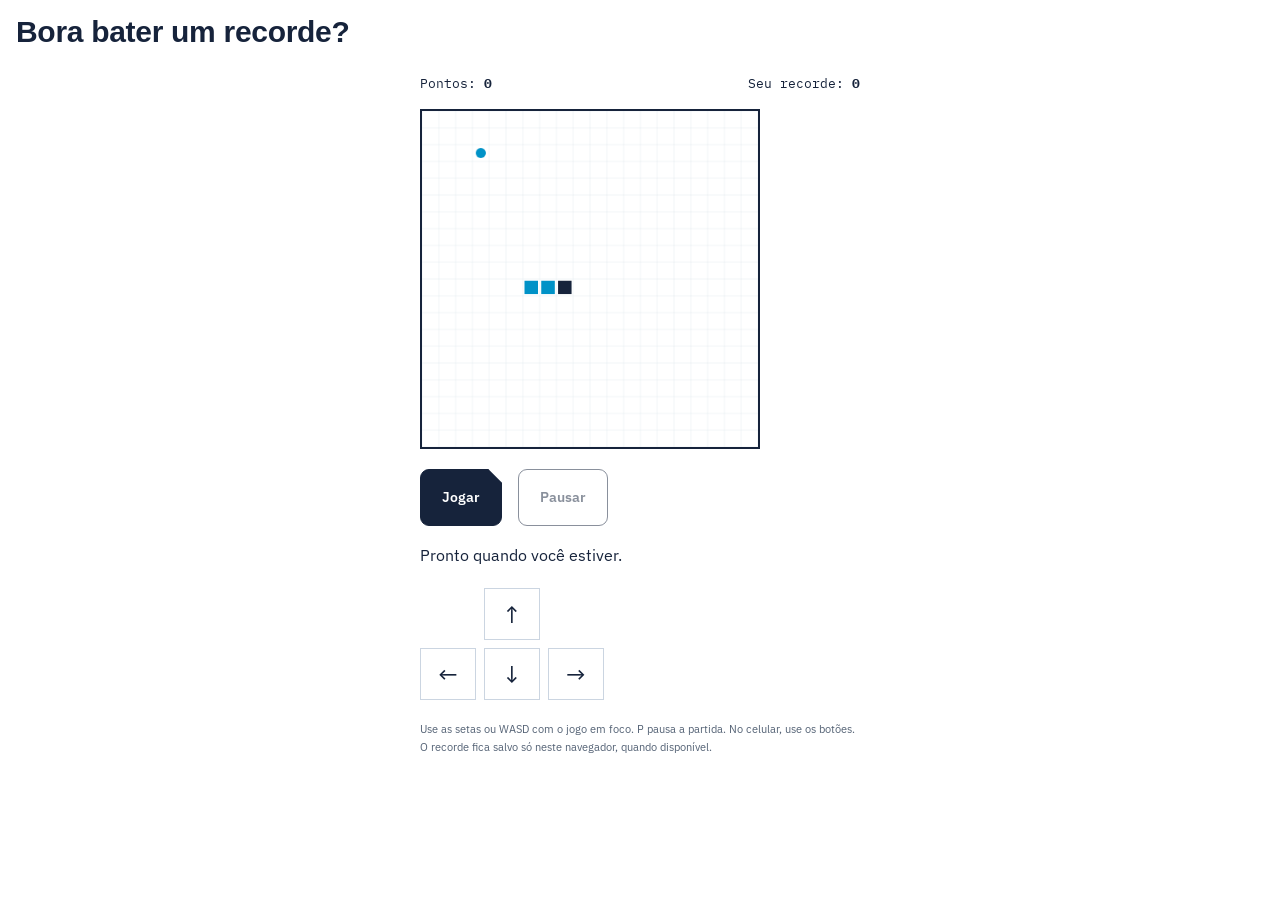
<file: jogo.html>
<!doctype html><html lang="pt-BR"><head><meta charset="utf-8"><meta name="viewport" content="width=device-width,initial-scale=1"><title>Cobrinha — Filipe Augusto</title><link rel="stylesheet" href="style.css?v=clean-labels-1"><link rel="stylesheet" href="recursos.css"><style>.tool{border:0;margin:0;padding:16px!important}.tool h2{font-size:30px}.eyebrow,.tool>p{display:none}#snake-game{margin:auto}#snake-board{max-width:340px}body{padding:0}</style><link rel="stylesheet" href="cyber-secondary.css"></head><body><section id="pausa" class="tool"><h2>Bora bater um recorde?</h2><p>Uma partida de Cobrinha antes de voltar ao que estava fazendo.</p><div id="snake-game"><div class="snake-info"><span>Pontos: <strong id="snake-score">0</strong></span><span>Seu recorde: <strong id="snake-best">0</strong></span></div><canvas id="snake-board" width="400" height="400" tabindex="0" aria-label="Tabuleiro da Cobrinha" aria-describedby="snake-help snake-status">Seu navegador não suporta este jogo.</canvas><div class="actions"><button id="snake-start" class="button primary" type="button">Jogar</button><button id="snake-pause" class="button dark" type="button" disabled>Pausar</button></div><p id="snake-status" role="status">Pronto quando você estiver.</p><div class="snake-pad" aria-label="Controles de direção"><button type="button" data-snake-dir="ArrowUp" aria-label="Ir para cima">↑</button><button type="button" data-snake-dir="ArrowLeft" aria-label="Ir para a esquerda">←</button><button type="button" data-snake-dir="ArrowDown" aria-label="Ir para baixo">↓</button><button type="button" data-snake-dir="ArrowRight" aria-label="Ir para a direita">→</button></div><p id="snake-help" class="micro">Use as setas ou WASD com o jogo em foco. P pausa a partida. No celular, use os botões. O recorde fica salvo só neste navegador, quando disponível.</p></div></section><script>window.SITE_STORAGE=parent.SITE_STORAGE;document.documentElement.dataset.theme=parent.document.documentElement.dataset.theme||'light';</script><script src="snake.js?v=popup-1"></script></body></html>
</file>
<file: site-ui.css>
.privacy-box,.game-invite{position:fixed;z-index:20;background:var(--white);color:var(--navy);border:1px solid var(--line);padding:20px;box-shadow:0 6px 30px #0003;max-width:calc(100vw - 32px)}.privacy-box{bottom:16px;left:16px;width:440px;z-index:30}.game-invite{bottom:16px;right:16px;width:290px}.privacy-box p,.game-invite p{font-size:13px;margin:10px 0}.privacy-box button,.game-invite button,.game-dialog button,.game-launch,.privacy-settings{background:var(--bg);color:var(--navy);border:1px solid var(--line);padding:10px 13px;margin:4px;cursor:pointer;font:inherit;font-size:13px}.game-dialog{padding:0;border:1px solid var(--line);background:var(--bg);color:var(--navy);width:min(540px,calc(100vw - 24px));max-height:90dvh}.game-dialog::backdrop{background:#000b}.game-dialog-top{display:flex;justify-content:space-between;align-items:center;padding:8px 16px}.game-dialog iframe{display:block;border:0;width:100%;height:min(720px,75dvh)}.footer{flex-wrap:wrap}.privacy-box:not([hidden])~.game-dialog~.game-invite{display:none}@media(max-width:700px){.game-invite{bottom:12px;right:12px;width:260px}}

.privacy-box{max-height:85dvh;overflow:auto}.privacy-box .check{font-size:13px}.privacy-box input[type=checkbox]{width:20px;height:20px;flex-shrink:0}
</file>
<file: assets/index-C7zwXxSw.css>
:root {
  --bg: #05070c;
  --bg-elev: #0a101c;
  --bg-card: rgba(12, 20, 36, 0.55);
  --line: rgba(148, 163, 184, 0.16);
  --line-strong: rgba(96, 165, 250, 0.38);
  --text: #eef4ff;
  --muted: #9fb0c8;
  --faint: #6b7c94;
  --blue: #3b82f6;
  --blue-2: #7dd3fc;
  --cyan: #38bdf8;
  --glow: rgba(56, 189, 248, 0.35);
  --shadow: 0 30px 80px rgba(0, 0, 0, 0.45);
  --radius: 22px;
  --nav-h: 78px;
  --max: 1180px;
  --font: "Inter", system-ui, -apple-system, sans-serif;
  --display: "Space Grotesk", "Inter", sans-serif;
}

*,
*::before,
*::after {
  box-sizing: border-box;
  margin: 0;
  padding: 0;
}

html {
  scroll-behavior: smooth;
  background: var(--bg);
}

body {
  font-family: var(--font);
  color: var(--text);
  background: var(--bg);
  line-height: 1.65;
  min-height: 100vh;
  overflow-x: hidden;
}

body::before {
  content: "";
  position: fixed;
  inset: 0;
  pointer-events: none;
  z-index: 0;
  background:
    radial-gradient(900px 480px at 80% -10%, rgba(37, 99, 235, 0.22), transparent 58%),
    radial-gradient(700px 420px at 8% 18%, rgba(14, 165, 233, 0.1), transparent 52%),
    radial-gradient(500px 300px at 50% 110%, rgba(59, 130, 246, 0.08), transparent 50%);
}

img,
svg {
  max-width: 100%;
  display: block;
}

a {
  color: inherit;
  text-decoration: none;
}

button,
input,
textarea,
select {
  font: inherit;
  color: inherit;
}

ul {
  list-style: none;
}

.skip-link {
  position: absolute;
  left: 16px;
  top: -40px;
  background: var(--blue);
  color: #fff;
  padding: 8px 12px;
  border-radius: 8px;
  z-index: 100;
}

.skip-link:focus {
  top: 12px;
}

.container {
  width: min(var(--max), calc(100% - 40px));
  margin: 0 auto;
}

.section {
  padding: 108px 0;
  position: relative;
  z-index: 2;
}

.section-head {
  margin-bottom: 42px;
}

.kicker {
  display: inline-flex;
  align-items: center;
  gap: 8px;
  color: var(--cyan);
  font-size: 12px;
  font-weight: 600;
  letter-spacing: 0.18em;
  text-transform: uppercase;
  margin-bottom: 12px;
}

.kicker::before {
  content: "";
  width: 22px;
  height: 1px;
  background: linear-gradient(90deg, var(--cyan), transparent);
}

h1, h2, h3, h4 {
  font-family: var(--display);
  letter-spacing: -0.04em;
  line-height: 1.12;
}

h2 {
  font-size: clamp(30px, 4.4vw, 48px);
  margin-bottom: 12px;
}

.lead {
  color: var(--muted);
  max-width: 720px;
  font-size: 17px;
}

.nav {
  position: sticky;
  top: 0;
  z-index: 50;
  height: var(--nav-h);
  display: flex;
  align-items: center;
  backdrop-filter: blur(22px) saturate(140%);
  background: rgba(5, 7, 12, 0.55);
  border-bottom: 1px solid var(--line);
}

.nav-inner {
  width: min(1240px, calc(100% - 32px));
  margin: 0 auto;
  display: flex;
  align-items: center;
  justify-content: space-between;
  gap: 16px;
}

.logo {
  font-family: var(--display);
  font-weight: 700;
  font-size: 20px;
  display: flex;
  align-items: center;
  gap: 10px;
}

.logo-mark {
  width: 36px;
  height: 36px;
  border-radius: 12px;
  display: grid;
  place-items: center;
  background: linear-gradient(160deg, rgba(59, 130, 246, 0.28), rgba(14, 165, 233, 0.08));
  border: 1px solid var(--line-strong);
  box-shadow: 0 0 28px var(--glow);
  font-size: 13px;
  color: var(--cyan);
}

.nav-links {
  display: flex;
  align-items: center;
  gap: 2px;
}

.nav-links a {
  color: var(--muted);
  font-size: 13px;
  padding: 8px 10px;
  border-radius: 10px;
  transition: color 0.2s, background 0.2s, transform 0.2s;
}

.nav-links a:hover,
.nav-links a.active {
  color: var(--text);
  background: rgba(255, 255, 255, 0.05);
}

.nav-cta {
  margin-left: 8px;
  background: linear-gradient(180deg, #3b82f6, #1d4ed8);
  color: #fff !important;
  box-shadow: 0 8px 28px rgba(37, 99, 235, 0.4);
}

.menu-toggle {
  display: none;
  width: 42px;
  height: 42px;
  border: 1px solid var(--line);
  background: rgba(10, 16, 28, 0.7);
  border-radius: 10px;
  cursor: pointer;
}

.menu-toggle span,
.menu-toggle span::before,
.menu-toggle span::after {
  display: block;
  width: 18px;
  height: 1.5px;
  background: var(--text);
  position: relative;
  margin: 0 auto;
}

.menu-toggle span::before,
.menu-toggle span::after {
  content: "";
  position: absolute;
  left: 0;
}

.menu-toggle span::before { top: -6px; }
.menu-toggle span::after { top: 6px; }

.hero {
  position: relative;
  min-height: calc(100vh - var(--nav-h));
  display: grid;
  align-items: center;
  overflow: hidden;
  padding: 36px 0 90px;
  z-index: 2;
}

.scene-wrap {
  position: absolute;
  inset: 0;
  z-index: 0;
}

#hero-canvas {
  width: 100%;
  height: 100%;
  display: block;
}

.hero-veil {
  position: absolute;
  inset: 0;
  background:
    linear-gradient(90deg, rgba(5, 7, 12, 0.82) 0%, rgba(5, 7, 12, 0.42) 46%, rgba(5, 7, 12, 0.18) 100%),
    linear-gradient(180deg, rgba(5, 7, 12, 0.1), rgba(5, 7, 12, 0.72));
  pointer-events: none;
}

.hero-content {
  position: relative;
  z-index: 3;
  width: min(var(--max), calc(100% - 40px));
  margin: 0 auto;
  display: grid;
  grid-template-columns: 1.05fr 0.95fr;
  gap: 28px;
  align-items: center;
}

.hero h1 {
  font-size: clamp(42px, 6.4vw, 78px);
  margin: 10px 0 18px;
}

.gradient-text {
  background: linear-gradient(105deg, #fff 0%, #bfdbfe 42%, #38bdf8 100%);
  -webkit-background-clip: text;
  background-clip: text;
  color: transparent;
}

.hero p {
  color: var(--muted);
  font-size: 18px;
  max-width: 560px;
}

.hero-actions {
  display: flex;
  flex-wrap: wrap;
  gap: 12px;
  margin: 28px 0 22px;
}

.btn {
  display: inline-flex;
  align-items: center;
  justify-content: center;
  gap: 8px;
  min-height: 48px;
  padding: 0 18px;
  border-radius: 14px;
  border: 1px solid transparent;
  cursor: pointer;
  transition: transform 0.22s, box-shadow 0.22s, background 0.22s, border-color 0.22s;
  font-weight: 600;
  font-size: 14px;
}

.btn:hover {
  transform: translateY(-2px);
}

.btn-primary {
  background: linear-gradient(180deg, #60a5fa, #2563eb);
  box-shadow: 0 12px 36px rgba(37, 99, 235, 0.42), 0 0 24px rgba(56, 189, 248, 0.18);
}

.btn-ghost {
  background: rgba(255, 255, 255, 0.04);
  border-color: var(--line);
  backdrop-filter: blur(10px);
}

.btn-ghost:hover {
  border-color: var(--line-strong);
  box-shadow: 0 0 0 4px rgba(59, 130, 246, 0.1);
}

.pills {
  display: flex;
  flex-wrap: wrap;
  gap: 8px;
}

.pill {
  font-size: 12px;
  color: var(--blue-2);
  border: 1px solid var(--line-strong);
  background: rgba(59, 130, 246, 0.1);
  padding: 6px 10px;
  border-radius: 999px;
  backdrop-filter: blur(8px);
}

.hud {
  position: relative;
  height: 520px;
  perspective: 1200px;
}

.hud-card {
  position: absolute;
  border: 1px solid var(--line);
  background: rgba(10, 16, 28, 0.48);
  backdrop-filter: blur(18px) saturate(140%);
  border-radius: 20px;
  box-shadow: var(--shadow), inset 0 1px 0 rgba(255, 255, 255, 0.08);
  transform-style: preserve-3d;
}

.hud-main {
  right: 8%;
  top: 12%;
  width: min(360px, 86%);
  padding: 22px;
  animation: floaty 7s ease-in-out infinite;
}

.hud-side {
  left: 0;
  bottom: 18%;
  width: 210px;
  padding: 16px;
  animation: floaty 6s ease-in-out infinite reverse;
}

.hud-chip {
  right: 0;
  bottom: 8%;
  width: 180px;
  padding: 14px;
  animation: floaty 8s ease-in-out infinite;
}

.panel-top {
  display: flex;
  justify-content: space-between;
  align-items: center;
  margin-bottom: 16px;
}

.dots {
  display: flex;
  gap: 6px;
}

.dots i {
  width: 8px;
  height: 8px;
  border-radius: 50%;
  background: #334155;
  display: block;
}

.dots i:nth-child(1) { background: #ef4444; }
.dots i:nth-child(2) { background: #f59e0b; }
.dots i:nth-child(3) { background: #22c55e; }

.status {
  font-size: 12px;
  color: #86efac;
}

.metric-grid {
  display: grid;
  grid-template-columns: 1fr 1fr;
  gap: 10px;
}

.metric {
  background: rgba(255, 255, 255, 0.03);
  border: 1px solid var(--line);
  border-radius: 14px;
  padding: 12px;
}

.metric span {
  display: block;
  color: var(--faint);
  font-size: 11px;
}

.metric strong {
  font-size: 20px;
  font-family: var(--display);
}

.tiny {
  color: var(--muted);
  font-size: 12px;
}

.tiny b {
  display: block;
  color: var(--text);
  font-size: 15px;
  margin-bottom: 4px;
}

.about-grid {
  display: grid;
  grid-template-columns: 1.2fr 0.8fr;
  gap: 28px;
}

.prose p + p {
  margin-top: 14px;
}

.prose p {
  color: var(--muted);
}

.focus-grid {
  display: grid;
  grid-template-columns: repeat(3, 1fr);
  gap: 12px;
  margin-top: 28px;
  perspective: 1000px;
}

.mini-card,
.card {
  background: var(--bg-card);
  border: 1px solid var(--line);
  border-radius: var(--radius);
  backdrop-filter: blur(16px) saturate(140%);
  box-shadow: inset 0 1px 0 rgba(255, 255, 255, 0.06);
  transform-style: preserve-3d;
  transition: transform 0.28s ease, border-color 0.28s, box-shadow 0.28s;
}

.tilt {
  will-change: transform;
}

.mini-card {
  padding: 16px;
}

.mini-card:hover,
.card:hover {
  border-color: var(--line-strong);
  box-shadow: 0 22px 50px rgba(0, 0, 0, 0.32), 0 0 0 1px rgba(56, 189, 248, 0.12), 0 0 40px rgba(37, 99, 235, 0.12);
}

.mini-card h3,
.card h3 {
  font-size: 15px;
  margin-bottom: 6px;
}

.mini-card p,
.card p {
  color: var(--muted);
  font-size: 13px;
}

.side-card {
  padding: 26px;
  background:
    linear-gradient(160deg, rgba(37, 99, 235, 0.16), rgba(14, 22, 38, 0.55)),
    var(--bg-card);
}

.side-card h3 {
  margin-bottom: 10px;
}

.path {
  display: flex;
  flex-wrap: wrap;
  gap: 8px;
  margin-top: 16px;
}

.path span {
  font-size: 12px;
  padding: 6px 10px;
  border-radius: 999px;
  background: rgba(255, 255, 255, 0.04);
  border: 1px solid var(--line);
}

.timeline {
  position: relative;
  display: grid;
  gap: 24px;
  perspective: 1200px;
}

.timeline::before {
  content: "";
  position: absolute;
  left: 14px;
  top: 8px;
  bottom: 8px;
  width: 2px;
  background: linear-gradient(180deg, var(--cyan), rgba(59, 130, 246, 0.08));
  box-shadow: 0 0 16px var(--glow);
}

.t-item {
  display: grid;
  grid-template-columns: 32px 1fr;
  gap: 16px;
}

.t-dot {
  width: 28px;
  height: 28px;
  border-radius: 50%;
  border: 2px solid var(--cyan);
  background: radial-gradient(circle at 30% 30%, #7dd3fc, #0b1220 62%);
  box-shadow: 0 0 22px var(--glow);
  margin-top: 22px;
}

.t-card {
  padding: 26px;
}

.t-card .meta {
  display: flex;
  flex-wrap: wrap;
  gap: 8px 14px;
  color: var(--cyan);
  font-size: 13px;
  margin-bottom: 8px;
}

.t-card ul {
  margin: 14px 0 16px;
  display: grid;
  gap: 8px;
}

.t-card li {
  color: var(--muted);
  padding-left: 16px;
  position: relative;
  font-size: 14px;
}

.t-card li::before {
  content: "";
  width: 6px;
  height: 6px;
  border-radius: 50%;
  background: var(--blue);
  position: absolute;
  left: 0;
  top: 8px;
}

.tags {
  display: flex;
  flex-wrap: wrap;
  gap: 8px;
}

.tag {
  font-size: 12px;
  color: var(--blue-2);
  background: rgba(59, 130, 246, 0.08);
  border: 1px solid var(--line);
  padding: 5px 9px;
  border-radius: 8px;
}

.evolution {
  margin-top: 28px;
  display: flex;
  flex-wrap: wrap;
  gap: 8px;
  align-items: center;
}

.evolution b {
  padding: 10px 14px;
  border-radius: 12px;
  background: rgba(59, 130, 246, 0.12);
  border: 1px solid var(--line-strong);
  font-size: 13px;
  box-shadow: 0 8px 24px rgba(37, 99, 235, 0.12);
}

.evolution i {
  color: var(--faint);
  font-style: normal;
}

.projects-grid {
  display: grid;
  grid-template-columns: repeat(3, 1fr);
  gap: 16px;
  perspective: 1400px;
}

.project.featured {
  grid-column: 1 / -1;
  display: grid;
  grid-template-columns: 1.3fr 0.7fr;
  gap: 24px;
  padding: 30px;
  background:
    radial-gradient(520px 200px at 92% 0%, rgba(56, 189, 248, 0.2), transparent 60%),
    var(--bg-card);
}

.project {
  padding: 22px;
  display: flex;
  flex-direction: column;
  min-height: 100%;
}

.badge {
  display: inline-flex;
  width: fit-content;
  font-size: 11px;
  letter-spacing: 0.08em;
  text-transform: uppercase;
  color: var(--cyan);
  border: 1px solid var(--line-strong);
  padding: 4px 8px;
  border-radius: 999px;
  margin-bottom: 12px;
}

.project h3 {
  font-size: 22px;
  margin-bottom: 10px;
}

.project .actions {
  display: flex;
  gap: 10px;
  margin-top: auto;
  padding-top: 18px;
}

.coming {
  opacity: 0.88;
  min-height: 220px;
}

.coming h3 {
  font-size: 16px;
}

.cloud-grid {
  display: grid;
  grid-template-columns: repeat(3, 1fr);
  gap: 16px;
  perspective: 1200px;
}

.roadmap {
  margin-top: 28px;
  display: flex;
  flex-wrap: wrap;
  gap: 10px;
}

.roadmap span {
  position: relative;
  padding: 10px 14px;
  border-radius: 12px;
  border: 1px solid var(--line);
  background: rgba(255, 255, 255, 0.03);
  font-size: 13px;
  backdrop-filter: blur(8px);
}

.skills {
  display: grid;
  gap: 16px;
}

.skill-group {
  padding: 22px;
}

.skill-group h3 {
  margin-bottom: 14px;
  font-size: 16px;
}

.certs {
  display: grid;
  grid-template-columns: 0.9fr 1.1fr;
  gap: 16px;
}

.cert-list {
  display: grid;
  grid-template-columns: 1fr 1fr;
  gap: 10px;
}

.cert-item {
  padding: 14px 16px;
}

.cv-box,
.contact-grid {
  display: grid;
  grid-template-columns: 1fr 1fr;
  gap: 20px;
}

.cv-box .card,
.contact-card,
.form {
  padding: 28px;
}

.services-grid {
  display: grid;
  grid-template-columns: repeat(3, 1fr);
  gap: 16px;
  perspective: 1200px;
}

.service {
  padding: 22px;
}

.icon {
  width: 42px;
  height: 42px;
  border-radius: 12px;
  display: grid;
  place-items: center;
  margin-bottom: 14px;
  border: 1px solid var(--line-strong);
  background: rgba(59, 130, 246, 0.12);
  color: var(--cyan);
  box-shadow: 0 0 18px rgba(56, 189, 248, 0.15);
}

.contact-links {
  display: grid;
  gap: 10px;
  margin-top: 18px;
}

.contact-links a {
  display: flex;
  align-items: center;
  justify-content: space-between;
  padding: 12px 14px;
  border: 1px solid var(--line);
  border-radius: 12px;
  background: rgba(255, 255, 255, 0.03);
}

.contact-links a:hover {
  border-color: var(--line-strong);
}

.form {
  display: grid;
  gap: 12px;
}

.form label {
  font-size: 13px;
  color: var(--muted);
  display: grid;
  gap: 6px;
}

.form input,
.form textarea {
  width: 100%;
  background: rgba(7, 11, 20, 0.7);
  border: 1px solid var(--line);
  border-radius: 12px;
  padding: 12px 14px;
  outline: none;
}

.form input:focus,
.form textarea:focus {
  border-color: var(--blue);
  box-shadow: 0 0 0 4px rgba(59, 130, 246, 0.12);
}

.form textarea {
  min-height: 140px;
  resize: vertical;
}

.form-note {
  color: var(--faint);
  font-size: 12px;
}

.footer {
  border-top: 1px solid var(--line);
  padding: 36px 0 24px;
  position: relative;
  z-index: 2;
  background: rgba(5, 7, 12, 0.72);
  backdrop-filter: blur(16px);
}

.footer-inner {
  display: flex;
  justify-content: space-between;
  gap: 20px;
  flex-wrap: wrap;
}

.footer p {
  color: var(--muted);
  font-size: 14px;
}

.footer-links {
  display: flex;
  gap: 16px;
  color: var(--muted);
}

.copy {
  margin-top: 18px;
  color: var(--faint);
  font-size: 12px;
}

.wait {
  opacity: 0;
  transform: translateY(22px);
  transition: opacity 0.7s ease, transform 0.7s ease;
}

.wait.in-view {
  opacity: 1;
  transform: none;
}

.reveal {
  opacity: 0;
  transform: translateY(18px);
  animation: rise 0.8s ease forwards;
}

.d1 { animation-delay: 0.08s; }
.d2 { animation-delay: 0.16s; }
.d3 { animation-delay: 0.24s; }

@keyframes rise {
  to {
    opacity: 1;
    transform: none;
  }
}

@keyframes floaty {
  0%, 100% { transform: translate3d(0, 0, 0) rotateX(6deg) rotateY(-8deg); }
  50% { transform: translate3d(0, -12px, 0) rotateX(2deg) rotateY(-4deg); }
}

.toast {
  position: fixed;
  right: 18px;
  bottom: 18px;
  background: #0f172a;
  border: 1px solid var(--line-strong);
  color: var(--text);
  padding: 12px 16px;
  border-radius: 12px;
  display: none;
  z-index: 80;
}

.toast.show {
  display: block;
}

@media (max-width: 980px) {
  .hero-content,
  .about-grid,
  .project.featured,
  .certs,
  .cv-box,
  .contact-grid,
  .cloud-grid,
  .projects-grid,
  .services-grid,
  .focus-grid {
    grid-template-columns: 1fr;
  }

  .hud {
    height: 380px;
  }

  .nav-links {
    position: fixed;
    inset: var(--nav-h) 16px auto 16px;
    display: none;
    flex-direction: column;
    background: rgba(8, 12, 22, 0.96);
    border: 1px solid var(--line);
    border-radius: 16px;
    padding: 12px;
  }

  .nav.open .nav-links {
    display: flex;
  }

  .menu-toggle {
    display: block;
  }

  .nav-cta {
    margin: 8px 0 0;
  }
}

@media (max-width: 640px) {
  .section {
    padding: 72px 0;
  }

  .cert-list,
  .metric-grid {
    grid-template-columns: 1fr;
  }

  .hero-actions .btn {
    width: 100%;
  }

  .hud-side,
  .hud-chip {
    display: none;
  }

  .hud-main {
    right: 0;
    width: 100%;
  }
}

@media (prefers-reduced-motion: reduce) {
  .wait,
  .reveal,
  .hud-card,
  .btn {
    animation: none !important;
    transition: none !important;
  }
}
:root{--white:#0c1424;--navy:var(--text);--faint:#96a8c0;color-scheme:dark}
[hidden]{display:none!important}
:focus-visible{outline:2px solid var(--cyan);outline-offset:5px}
html{scroll-padding-top:100px}
.logo img{border-radius:50%;width:44px;height:44px;object-fit:contain}
.logo span{line-height:1.25;letter-spacing:-.03em}.logo small{display:block;font:500 10px/1.8 var(--font);letter-spacing:.2em;color:var(--muted)}
.nav-controls{display:flex;align-items:center;gap:12px}.nav-links a{font-size:14px;padding:10px 12px}.nav-cta{border:1px solid #4d85ed}
.theme-toggle{padding:9px 11px;border:1px solid var(--line);border-radius:10px;background:transparent;font-size:12px;cursor:pointer;min-height:40px;color:var(--muted)}
.hero{min-height:760px;height:calc(100svh - 78px);max-height:1000px;padding:58px 0 100px;border-bottom:1px solid var(--line)}
.hero-content{grid-template-columns:1.1fr .9fr;gap:12px}.hero-copy{max-width:650px}.hero h1{font-size:clamp(46px,5.1vw,72px);line-height:1.06;letter-spacing:-.055em;margin:18px 0 24px}.hero-copy>p{max-width:530px;font-size:18px;line-height:1.8}.hero .kicker{font-size:12px;letter-spacing:.15em}.hero-actions{margin:30px 0 24px}.btn{min-height:52px}.btn-primary{color:#fff;background:linear-gradient(135deg,#2676e8,#2155d3);border-color:#5190ed;box-shadow:0 8px 32px #2563eb45}.btn-primary span{padding-left:12px}.pill{font-size:12px;padding:6px 11px}
.scene-wrap{left:32%;background:radial-gradient(ellipse at 55% 50%,#12345b5c,transparent 65%)}.hero-veil{background:linear-gradient(90deg,var(--bg),transparent 35%),linear-gradient(0deg,var(--bg),transparent 35%);opacity:.8}.scene-fallback{background:radial-gradient(ellipse at 60% 42%,#1678ad55,transparent 60%)}
.hud{height:460px}.hud-main{top:7%;right:0;width:94%;padding:24px;background:rgba(10,16,28,.58)}.hud-main h2{font-size:26px;line-height:1.2;margin:6px 0 23px;letter-spacing:-.035em}.hud-note{font-size:12px!important;line-height:1.65;margin-top:16px}.metric-grid{gap:9px}.metric{padding:12px 10px}.metric span{font-size:10px;letter-spacing:.08em;color:#9fb0c8;margin-bottom:4px}.metric strong{font-size:16px;letter-spacing:-.04em}.status{font-size:10px;letter-spacing:.1em;color:#7dd3fc}.hud-side{left:-12%;bottom:0;width:240px;display:flex;gap:12px;padding:18px}.hud-chip{right:-3%;bottom:0;width:182px;padding:19px}.hud p.tiny{font-size:12px;line-height:1.6}.tiny b{font-size:14px}.chip-symbol{color:var(--cyan);font-size:24px}.chip-label{font-size:9px;letter-spacing:.08em;color:var(--cyan);display:block;margin-bottom:8px}
.hero-bottom{position:absolute;bottom:26px;left:50%;transform:translateX(-50%);display:flex;justify-content:space-between;align-items:center;color:var(--muted);font-size:11px;letter-spacing:.12em}.hero-bottom i{font-style:normal;color:var(--cyan);padding:0 14px}.hero-bottom a{font-size:12px;letter-spacing:0}.hero-bottom a span{margin-left:14px}
.booking-bar{position:relative;z-index:2;border-bottom:1px solid var(--line);background:#0a101c55}.booking-inner{display:flex;align-items:center;justify-content:space-between;gap:40px;padding-top:28px;padding-bottom:28px}.booking-inner .kicker{font-size:10px;margin-bottom:5px}.booking-inner p{font-size:14px;color:var(--muted);max-width:730px}.booking-inner>a{color:var(--blue-2);font-size:14px;white-space:nowrap}.booking-inner>a span{margin-left:20px}
.section{padding:92px 0}.kicker{font-size:12px}.section-head{margin-bottom:36px}h2{font-size:clamp(32px,3.4vw,46px)}.lead{font-size:16px;line-height:1.8}
.services-grid{gap:18px}.service{padding:27px;display:flex;flex-direction:column;min-width:0}.service-number{font:500 12px var(--display);letter-spacing:.05em;color:var(--cyan);margin-bottom:23px}.service h3{font-size:22px;line-height:1.24;margin-bottom:16px}.service p{font-size:14px;line-height:1.85;margin-bottom:24px}.service a{margin-top:auto;color:var(--blue-2);font-size:13px;line-height:1.7;padding-top:18px;border-top:1px solid var(--line)}.service:hover{background:linear-gradient(145deg,#142645aa,#0c142488)}
.about-section{border-top:1px solid var(--line);border-bottom:1px solid var(--line);background:linear-gradient(110deg,#0b1625aa,transparent)}.about-grid{grid-template-columns:1.1fr 1fr;gap:90px;align-items:center}.about-signature{color:var(--muted);font-size:17px;margin-top:20px}.prose p{font-size:16px;line-height:1.9}.prose .pills{margin-top:25px}.study-card{padding:30px}.study-card ol{list-style:none;margin:15px 0 25px}.study-card li{display:flex;align-items:center;gap:26px;font-family:var(--display);font-size:24px;border-bottom:1px solid var(--line);padding:16px 0}.study-card li span{color:var(--cyan);font-size:12px}.study-card p{font-size:14px}.study-card .kicker{margin:0;font-size:11px}
.quote-section{background:radial-gradient(ellipse at 75% 30%,#10285575,transparent 65%);border-top:1px solid var(--line);border-bottom:1px solid var(--line)}.contact-grid{gap:80px;align-items:start}.quote-section h2{font-size:clamp(40px,4.5vw,60px)}.steps{list-style:none;margin:36px 0;display:grid;gap:22px}.steps li{display:flex;gap:16px;font-size:14px;color:var(--muted)}.steps span{font-size:12px;color:var(--cyan);padding-top:2px}.contact-note{border-top:1px solid var(--line);padding-top:25px}.contact-note p{font-size:14px;color:var(--muted)}.contact-note a{display:block;color:var(--blue-2);font-family:var(--display);font-size:26px;margin:7px 0}.contact-note small{font-size:13px;color:var(--muted)}
.quote-form{padding:30px;display:grid;gap:10px;min-width:0}.form-heading{display:flex;align-items:center;justify-content:space-between;gap:10px;margin-bottom:12px}.form-heading h3{font-size:22px;margin:0}.form-heading span{font-size:9px;color:var(--cyan);letter-spacing:.06em}.quote-form label{font-size:13px;color:var(--muted);margin-top:3px}.quote-form input,.quote-form select,.quote-form textarea{width:100%;min-width:0;background:#070b14b3;border:1px solid var(--line);border-radius:10px;padding:12px;font-size:14px;color:var(--text)}.quote-form textarea{resize:vertical;min-height:110px}.form-pair{display:grid;grid-template-columns:1fr 1fr;gap:12px}.form-pair>div{display:grid;gap:10px}.quote-form .btn{margin-top:5px}.quote-form p.form-note{font-size:12px;line-height:1.7;color:var(--muted)}#form-status{font-size:13px;color:var(--cyan)}#form-status:empty{display:none}
.resources-section{padding-bottom:0}.resource-banner{display:flex;align-items:center;justify-content:space-between;gap:50px;padding:35px 40px;border:1px solid var(--line-strong);border-radius:22px;background:linear-gradient(120deg,#132a4688,transparent)}.resource-banner h2{font-size:30px}.resource-banner .lead{max-width:720px;font-size:14px}.resource-banner .btn{flex-shrink:0}.faq-list{margin-top:32px}.faq details{border-bottom:1px solid var(--line);padding:22px 0}.faq summary{font-size:17px;cursor:pointer}.faq details p{font-size:15px;color:var(--muted);max-width:850px;margin-top:15px}.footer{padding:32px 0 22px}.footer-inner{align-items:center}.footer-inner>a:last-child{font-size:13px;color:var(--muted)}.footer-bottom{border-top:1px solid var(--line);margin-top:26px;padding-top:22px}.footer-links{font-size:12px;flex-wrap:wrap}.footer>.privacy-settings,.footer>.game-launch{position:relative;left:max(20px,calc((100% - 1180px)/2));border-radius:8px;margin-top:18px}.privacy-box,.game-dialog{border-radius:14px;background:var(--bg-elev);color:var(--text);z-index:100}.privacy-box button,.game-dialog button{border-radius:8px;color:var(--text)}.privacy-box .check{display:flex;align-items:center;gap:12px;margin:16px 0}.game-dialog{margin:auto}.privacy-box strong{font-size:17px}
html[data-theme=light]{--bg:#f5f8fd;--bg-elev:#fff;--bg-card:#ffffffb8;--white:#fff;--text:#14253f;--navy:#14253f;--muted:#4a5d77;--faint:#4a5d77;--line:#aac0db66;--line-strong:#3276b877;--blue-2:#12598a;--cyan:#09618f;--shadow:0 30px 80px #173b6320;color-scheme:light}
[data-theme=light] .nav,[data-theme=light] .footer{background:#f5f8fde6}[data-theme=light] .gradient-text{background:linear-gradient(110deg,#182c4a,#14639c);background-clip:text;-webkit-background-clip:text}[data-theme=light] .hud-card{background:#ffffffe0}[data-theme=light] .metric span,[data-theme=light] .status{color:#325474}[data-theme=light] .about-section,[data-theme=light] .booking-bar{background:#e6eef666}[data-theme=light] .quote-section{background:#ebf1f9}[data-theme=light] .quote-form input,[data-theme=light] .quote-form select,[data-theme=light] .quote-form textarea{background:#fff}[data-theme=light] .resource-banner{background:#e2edf9}[data-theme=light] .service:hover{background:#edf4fc}[data-theme=light] .nav.open .nav-links{background:#f5f8df}[data-theme=light] .menu-toggle{background:#eaf1fa}
.skip-link{transform:translateY(-100%);top:0}.skip-link:focus{transform:none;top:12px}
.hero{max-height:900px}.hud{height:540px}.hud-main{background:rgba(10,16,28,.82)}
@media(min-width:981px) and (max-width:1150px){.hud-side{left:0;bottom:-12px}.hud-chip{right:0;bottom:-30px}.nav-links a{padding:10px 8px;font-size:13px}.hero h1{font-size:56px}.hud-main{padding:18px}.metric strong{font-size:14px}.hero{min-height:730px}}
@media(max-width:980px){.nav-links{align-items:stretch}.nav-links a{padding:12px}.nav-cta{text-align:center}.hero{height:auto;max-height:none;min-height:0;padding:60px 0 85px}.hero-content{grid-template-columns:1fr}.hero-copy{max-width:680px}.hero h1{font-size:clamp(46px,7.5vw,68px)}.hud{height:370px;margin-top:28px;max-width:550px;width:100%;justify-self:center}.hud-main{top:0;right:0;width:88%}.hud-side{left:0;bottom:0}.hud-chip{right:0;bottom:-12px}.scene-wrap{left:15%;top:20%}.services-grid{grid-template-columns:repeat(2,1fr)}.about-grid,.contact-grid{grid-template-columns:1fr;gap:36px}.about-grid{align-items:start}.study-card{max-width:620px}.booking-inner{gap:25px}.booking-inner p{max-width:500px}.resource-banner{gap:28px;padding:28px}.theme-toggle{font-size:11px}.nav-inner{gap:8px}}
@media(max-width:640px){:root{--nav-h:72px}.nav-inner{width:calc(100% - 32px)}.logo{font-size:17px;gap:8px}.logo img{width:34px;height:34px}.logo small{font-size:8px;letter-spacing:.16em}.nav-controls{gap:8px}.theme-toggle{font-size:10px;padding:8px}.menu-toggle{width:36px;height:38px}.hero{padding:42px 0 65px}.hero h1{font-size:clamp(39px,10.8vw,56px);margin:18px 0 22px}.hero-copy>p{font-size:16px;line-height:1.8}.hero .kicker{font-size:10px;letter-spacing:.12em}.hero-actions{gap:10px;margin:24px 0 20px}.hero-actions .btn{min-height:50px;font-size:14px}.pills{gap:6px}.pill{font-size:10px;padding:5px 9px}.hud{height:auto;margin-top:38px}.hud-main{position:relative;width:100%;right:auto;padding:22px;animation:none}.hud-main h2{font-size:24px}.metric-grid{grid-template-columns:1fr 1fr}.metric strong{font-size:14px}.metric span{font-size:9px}.hud-note{font-size:11px!important}.hero-bottom{bottom:19px;font-size:9px}.hero-bottom>span{letter-spacing:.07em}.hero-bottom i{padding:0 7px}.hero-bottom a{display:none}.scene-wrap{left:0;top:10%;height:80%;opacity:.8}.booking-inner{flex-direction:column;align-items:flex-start;gap:15px;padding-top:24px;padding-bottom:24px}.booking-inner p{font-size:13px}.section{padding:65px 0}.services-grid{grid-template-columns:1fr;gap:14px}.service{padding:24px}.service h3{font-size:23px}.service p{font-size:15px}.service a{font-size:14px}.section-head{margin-bottom:28px}.service-number{margin-bottom:18px}.quote-form{padding:22px}.form-pair{grid-template-columns:1fr}.quote-form input,.quote-form textarea,.quote-form select{font-size:16px}.form-heading{align-items:flex-start;flex-direction:column;gap:7px}.resource-banner{display:block;width:calc(100% - 40px);padding:26px}.resource-banner .btn{margin-top:24px;width:100%}.resources-section{padding-bottom:0}.study-card{padding:24px}.study-card li{font-size:22px}.footer-inner{align-items:flex-start;gap:20px;flex-direction:column}.footer-links{font-size:12px;gap:12px 20px}.footer-inner p{font-size:13px}.faq summary{font-size:16px}.nav-links{inset:var(--nav-h) 12px auto}.quote-section h2{font-size:45px}}
@media(prefers-reduced-motion:reduce){html{scroll-behavior:auto}.reveal,.wait{opacity:1!important;transform:none!important}.hud-card{animation:none!important}*{scroll-behavior:auto!important}}
@media(max-width:640px){.hud-side,.hud-chip{display:none}}
</file>
<file: mobile-fixes.css>
/* Correções sobre a identidade visual existente. */
html[data-theme=light]{--bg-card:#fff;--line:#c0cddd;--line-strong:#7b99b9}
[data-theme=light] body{background:#f5f8fd;color:#14253f}
[data-theme=light] .scene-wrap{background:radial-gradient(ellipse at 60% 40%,#d4e7fa,transparent 70%)}
[data-theme=light] #hero-canvas{opacity:.12}
[data-theme=light] .hero-veil{background:linear-gradient(90deg,#f5f8fd, #f5f8fdbb 55%,#f5f8fd55);opacity:1}
[data-theme=light] .hud-card,[data-theme=light] .card{background:#fff}
[data-theme=light] .metric{background:#eef4fb}
[data-theme=light] .nav,[data-theme=light] .nav.open .nav-links{background:#f5f8fd}
[data-theme=light] .nav-links a:hover:not(.nav-cta),[data-theme=light] .nav-links a.active:not(.nav-cta){background:#e2ecf8;color:#14253f}
[data-theme=light] .btn-ghost{background:#fff;color:#14253f}
.btn-primary,.nav-cta{background:#2155c9;color:#fff}
.nav-links .nav-cta:hover{background:#1946ab;color:#fff}
input::placeholder,textarea::placeholder{color:var(--muted);opacity:1}
.study-topics{list-style:none;margin:15px 0 25px}
.hero-content>* ,.about-grid>*,.contact-grid>*,.metric,.nav-inner>*{min-width:0}
.hero h1{letter-spacing:-.04em}
.btn{white-space:normal;text-align:center;padding-block:12px;max-width:100%}
.theme-toggle,.menu-toggle{min-height:44px;min-width:44px;flex-shrink:0}
.nav-links{max-height:calc(100dvh - var(--nav-h) - 16px);overflow-y:auto}
.quote-form input,.quote-form select,.quote-form textarea{scroll-margin-block:100px}
::selection{background:#2155c9;color:#fff}
@media(max-width:640px){
 .nav-inner{width:calc(100% - 24px)}.nav-controls{gap:5px}.logo{font-size:15px;gap:6px}.logo img{width:30px;height:30px}.logo small{letter-spacing:.08em}
 .theme-toggle{font-size:11px;padding:6px}.hero h1{font-size:clamp(34px,10vw,56px)}
 .metric-grid{grid-template-columns:repeat(2,minmax(0,1fr))}.metric strong{font-size:13px;overflow-wrap:anywhere}
 .hud-main{padding:18px}.panel-top{gap:8px;flex-wrap:wrap}.quote-form{padding:18px}
 .booking-inner>a{white-space:normal}.booking-inner>a span{margin-left:8px}
 .footer{padding-bottom:112px}.footer-links{overflow-wrap:anywhere}.footer>.privacy-settings,.footer>.game-launch{left:0;margin-left:20px}
}
@media(max-width:360px){.nav .logo img{display:none}.metric-grid{grid-template-columns:1fr}.contact-note a{font-size:23px}}
@media(prefers-reduced-motion:reduce){*{animation:none!important;transition:none!important}}
</file>
<file: pingu.css>
/* Assistente compartilhado pela página inicial e ferramentas. */
.pingu{--p-panel:#0c1424;--p-text:#eef4ff;--p-muted:#b1c1d6;--p-line:#38516e;--p-action:#16263c;position:fixed;right:max(16px,env(safe-area-inset-right));bottom:max(16px,env(safe-area-inset-bottom));z-index:60;font:400 15px/1.5 Inter,system-ui,sans-serif;color:var(--p-text)}
[data-theme=light] .pingu{--p-panel:#fff;--p-text:#14253f;--p-muted:#4a5d77;--p-line:#bdcddd;--p-action:#eef4fb}
.pingu *{box-sizing:border-box}.pingu [hidden]{display:none!important}
.pingu button,.pingu a{font:inherit;cursor:pointer}.pingu button{color:inherit}
.pingu-launch{display:flex;align-items:center;gap:10px;margin-left:auto;padding:6px 16px 6px 6px;border:1px solid var(--p-line);border-radius:16px;background:var(--p-panel);box-shadow:0 8px 24px #00142c26;min-height:64px}
.pingu-launch img{display:block;width:54px;height:60px;object-fit:contain}.pingu-launch span{font-weight:600}
.pingu-panel{width:350px;max-width:calc(100vw - 32px);max-height:calc(100dvh - 112px);overflow:auto;overscroll-behavior:contain;background:var(--p-panel);border:1px solid var(--p-line);border-radius:16px;padding:20px;margin-bottom:12px;box-shadow:0 16px 45px #00142c33}
.pingu-head{display:flex;align-items:center;gap:10px}.pingu-head img{width:48px;height:54px;object-fit:contain}.pingu-head h2{font:700 19px/1.3 Inter,system-ui,sans-serif;margin:0;letter-spacing:-.02em}.pingu-head small{font-size:12px;color:var(--p-muted)}
.pingu-close{margin-left:auto;align-self:flex-start;width:44px;height:44px;flex-shrink:0;border:0;border-radius:8px;background:var(--p-action);display:grid;place-items:center}
.pingu-panel p{font-size:15px;line-height:1.6;margin:16px 0;color:var(--p-muted)}
.pingu-actions{display:grid;gap:10px}.pingu-actions a{display:flex;align-items:center;gap:12px;min-height:50px;padding:12px 14px;border-radius:10px;background:var(--p-action);color:var(--p-text);text-decoration:none;font-weight:600;overflow-wrap:anywhere}
.pingu-actions a:first-child{background:#2155c9;color:#fff}.pingu-actions svg{width:22px;height:22px;flex-shrink:0}.pingu-close svg{width:20px;height:20px}
.pingu a:hover,.pingu button:hover{filter:brightness(1.08)}.pingu :focus-visible{outline:3px solid #278bc7;outline-offset:3px}
@media(max-width:640px){.pingu{right:max(12px,env(safe-area-inset-right));bottom:max(12px,env(safe-area-inset-bottom))}.pingu-panel{width:350px;max-width:calc(100vw - 24px);padding:16px}.pingu-launch{padding:4px 12px 4px 4px;min-height:60px}.pingu-launch img{width:44px;height:50px}.pingu-launch span{font-size:13px}}
@media print{.pingu{display:none}}
</file>
<file: style.css>
@import url('https://fonts.googleapis.com/css2?family=Archivo+Expanded:wght@700;800&family=IBM+Plex+Mono:wght@400;500&family=IBM+Plex+Sans:wght@400;500;600&display=swap');
:root{color-scheme:light;--navy:#16233b;--blue:#0092c7;--pink:#d61e77;--muted:#536174;--line:#cbd5e1;--paper:#ffffff;--white:#ffffff;--bg:#ffffff;--accent:#0092c7;--cta:#16233b;--cta-text:#ffffff;--link:#007da9;--mono:'IBM Plex Mono',monospace}
html[data-theme=dark]{color-scheme:dark;--navy:#f4ecd9;--blue:#33c3ff;--pink:#ff4fa0;--muted:#93a4bd;--line:#2d4562;--paper:#101d33;--white:#16263f;--bg:#0b1524;--accent:#33c3ff;--cta:#33c3ff;--cta-text:#071322;--link:#7cd9ff}
*{box-sizing:border-box}html{scroll-behavior:smooth;scroll-padding-top:25px}body{margin:0;background:var(--bg);color:var(--navy);font:16px/1.65 'IBM Plex Sans',sans-serif}h1,h2,h3,p{margin-top:0}h1,h2,h3{font-weight:600;line-height:1.08}h1,h2{font-family:'Archivo Expanded',sans-serif;font-weight:800}h1{font-size:clamp(38px,5vw,68px);letter-spacing:-.01em;margin-bottom:26px}h1 em{font-style:normal;color:inherit;background-image:linear-gradient(transparent 60%,color-mix(in srgb,var(--pink) 55%,transparent) 60%);box-decoration-break:clone;-webkit-box-decoration-break:clone;padding:0 .06em}h2{font-size:clamp(30px,3.4vw,48px);margin-bottom:25px;letter-spacing:-.01em}h3{font-size:23px;line-height:1.2;letter-spacing:-.02em}a{color:inherit;text-decoration:none}a:hover{text-decoration:underline;text-underline-offset:5px}button,input,select,textarea{font:inherit}:focus-visible{outline:3px solid var(--accent);outline-offset:5px}[hidden]{display:none!important}.wrap{width:min(1140px,calc(100% - 40px));margin-inline:auto}.header{width:min(1240px,calc(100% - 40px));margin:auto;display:flex;align-items:center;flex-wrap:wrap;gap:22px;padding:23px 0;border-bottom:2px solid var(--navy)}.brand{display:flex;align-items:center;gap:10px;line-height:1.2;font-weight:600;letter-spacing:.045em;font-size:15px}.brand img{object-fit:contain;background:#fff}.brand small{display:block;font:10px var(--mono);letter-spacing:.14em;margin-top:6px}.header nav{display:flex;gap:25px;margin-left:auto;align-items:center;font-size:13px;font-weight:600}.nav-cta{border-bottom:2px solid var(--accent);padding-bottom:4px}.theme-toggle{border:1px solid var(--line);padding:9px 12px;color:var(--navy);background:transparent;font:11px var(--mono);cursor:pointer}.theme-toggle:hover{border-color:var(--navy)}.hero{padding-top:28px}.sheet-meta{display:flex;justify-content:space-between;gap:16px;font:10px/1.6 var(--mono);letter-spacing:.08em;border-bottom:1px solid var(--line);padding-bottom:13px}.hero-layout{display:grid;grid-template-columns:1.65fr 1fr;gap:70px;padding:55px 0 42px}.eyebrow,.note-label{font:11px/1.6 var(--mono);letter-spacing:.09em;font-weight:500;margin-bottom:22px}.lead{font-size:18px;max-width:555px;line-height:1.6;color:var(--muted);margin-bottom:30px}.button{display:inline-flex;align-items:center;justify-content:center;gap:24px;padding:16px 21px;border:1px solid var(--navy);font-size:14px;font-weight:600;cursor:pointer;border-radius:0;min-height:48px;text-decoration:none}.button:hover{text-decoration:none;outline:1px solid var(--navy);outline-offset:3px}.primary{background:var(--navy);color:var(--bg)}.dark{background:transparent;color:var(--navy)}.secondary-line{display:block;margin-top:17px;font-size:13px;text-decoration:underline;text-underline-offset:4px}.intake-note{border-left:1px dashed var(--line);padding-left:30px;align-self:stretch}.intake-note h2{font-size:29px}.intake-note dl{margin:25px 0}.intake-note dl>div{border-top:1px solid var(--line);padding:12px 0}.intake-note dt{font:9px var(--mono);letter-spacing:.12em;color:var(--muted);margin-bottom:5px}.intake-note dd{margin:0;font-size:15px;line-height:1.5}.intake-note dd small{font-size:12px;color:var(--muted)}.stamp{border:2px solid var(--accent);color:var(--accent);display:inline-block;padding:9px 17px;font:12px/1.4 var(--mono);letter-spacing:.09em;margin:4px 0;transform:rotate(-3deg)}.booking-line{border-block:1px solid var(--line);padding:22px 0;display:grid;grid-template-columns:1fr auto;gap:45px;align-items:center}.booking-line .eyebrow{font-size:9px;margin:0}.booking-line p{font-size:13px;color:var(--muted);max-width:680px;margin:5px 0 0}.booking-line>a{font-size:14px;border-bottom:1px solid var(--navy);padding:10px 0}.section{padding-block:70px}.section-head{display:flex;justify-content:space-between;gap:30px;align-items:end;margin-bottom:30px}.section-head>p{color:var(--muted);font-size:14px;max-width:340px}.cards{border-top:2px solid var(--navy)}.card{display:grid;grid-template-columns:150px 1fr 1.4fr 160px;gap:25px;align-items:start;padding:27px 0;border-bottom:1px solid var(--line)}.card-number{font:10px/1.6 var(--mono);color:var(--blue);padding-top:4px}.card h3{font-size:22px;margin:0}.card p{font-size:14px;color:var(--muted);margin:0}.card a{font-size:12px;text-decoration:underline;text-underline-offset:4px}.about-section{border-block:1px solid var(--line);padding:55px 0;background:var(--paper)}.about{display:grid;grid-template-columns:1fr 1.45fr;gap:70px}.about h2 span{color:var(--accent)}.about-lead{font-size:25px;line-height:1.35;max-width:500px}.about p:not(.eyebrow):not(.about-lead){color:var(--muted)}.tags{display:flex;gap:15px;flex-wrap:wrap;font:10px/1.6 var(--mono);margin-top:25px}.tags span{border-top:1px solid var(--line);padding-top:8px}.github-box{display:grid;grid-template-columns:1.25fr 1fr;gap:90px;align-items:center}.github-box p{color:var(--muted);max-width:560px}.study-note{border-block:1px solid var(--line);padding:20px 25px;background:var(--paper)}.study-note ol{padding-left:25px;font:14px/2.5 var(--mono)}.study-note li{border-bottom:1px dashed var(--line)}.study-note p{font-size:14px;margin:20px 0 0}.quote-section{background:var(--paper);padding:65px 0;border-block:1px solid var(--line)}.quote-grid{display:grid;grid-template-columns:1fr 1.2fr;gap:65px}.quote-grid>div>p:not(.eyebrow){color:var(--muted)}.steps{list-style:none;padding:0;margin:30px 0}.steps li{display:flex;gap:12px;align-items:baseline;margin:15px 0;font-size:14px}.steps span{font:12px var(--mono);border-bottom:1px solid var(--navy);min-width:20px}.contact-note{border-top:1px dashed var(--line);padding-top:22px;font-size:13px;color:var(--muted)}.contact-note a{display:block;font-size:19px;font-weight:600;margin:9px 0;color:var(--navy)}form{padding:30px;background:var(--white);border:1px solid var(--line)}.form-heading{display:flex;justify-content:space-between;gap:15px;align-items:baseline;margin-bottom:25px;border-bottom:1px solid var(--line);padding-bottom:20px}.form-heading h3{font-size:23px;margin:0}.form-heading span{font:9px var(--mono);color:var(--accent)}label{display:block;font-size:13px;font-weight:500;margin:16px 0 7px}input,select,textarea{border:1px solid var(--line);background:var(--bg);color:var(--navy);padding:12px;width:100%;min-width:0;border-radius:0;font-size:16px}input::placeholder,textarea::placeholder{color:var(--muted);font-size:13px}textarea{resize:vertical}.form-pair{display:grid;grid-template-columns:1fr 1fr;gap:15px}form .button{width:100%;margin-top:20px}.form-note,.micro{font-size:11px;color:var(--muted);margin:17px 0 0}#form-status{font-size:13px;color:var(--blue);margin:15px 0 0}.faq{border-top:1px solid var(--line)}details{border-bottom:1px solid var(--line);padding:20px 0}summary{font-weight:600;font-size:16px;cursor:pointer}details p{max-width:780px;color:var(--muted);font-size:14px;margin:14px 0 0}.footer{display:flex;align-items:center;justify-content:space-between;gap:25px;padding-block:28px;border-top:2px solid var(--navy)}.footer p,.footer>a{font:10px/1.6 var(--mono);margin:0}.skip{position:fixed;top:-100px;left:15px;background:var(--navy);color:var(--bg);padding:12px;z-index:10}.skip:focus{top:12px}.actions{display:flex;flex-wrap:wrap;gap:16px;align-items:center;margin-top:20px}.resource-nav{display:flex;flex-wrap:wrap;gap:16px}.tool{border-radius:0!important}.tool form,.library-card,.answer,.resource-nav a,.work-pair img{border-radius:0!important}.tool .result{background:var(--white)!important;color:var(--navy)!important}.tool small{line-height:1.65}
@media(max-width:1000px){.hero-layout{gap:35px}.card{grid-template-columns:120px 1fr 1.4fr;gap:20px}.card a{grid-column:2/-1}.quote-grid{gap:30px}.header nav{gap:18px}.github-box{gap:45px}.about{gap:40px}}
@media(max-width:700px){.wrap,.header{width:calc(100% - 36px)}.header{gap:18px;padding-block:18px}.header .brand{order:0;font-size:13px}.header .theme-toggle{order:1;margin-left:auto}.header nav{order:2;width:100%;justify-content:space-between;gap:8px;font-size:12px}.sheet-meta{font-size:8px;gap:20px}.sheet-meta span:last-child{text-align:right}.hero-layout{grid-template-columns:1fr;padding:32px 0;gap:35px}h1{font-size:44px}.lead{font-size:16px}.hero-layout .button{width:100%}.secondary-line{font-size:12px}.intake-note{border-left:0;padding:23px 0 0;display:grid;grid-template-columns:1fr 1fr;gap:15px}.intake-note .note-label{grid-column:1/-1;margin:0}.intake-note h2{font-size:25px;margin:0}.intake-note dl{margin:0}.intake-note dl>div:first-child{border:0;padding-top:0}.stamp{align-self:start;justify-self:start;grid-column:1/-1;font-size:10px;transform:none}.booking-line{grid-template-columns:1fr;gap:9px}.booking-line>a{justify-self:start}.section{padding-block:45px}.section-head{display:block}.section-head>p{max-width:none}.card{grid-template-columns:1fr;gap:12px;padding:24px 0}.card a{grid-column:auto;justify-self:start;padding-block:5px}.card h3{font-size:25px}.card-number{font-size:10px}.about,.github-box,.quote-grid{grid-template-columns:1fr;gap:28px}.about-section,.quote-section{padding-block:40px}.about-lead{font-size:22px}.form-pair{grid-template-columns:1fr;gap:0}form{padding:22px}.form-heading{align-items:start;flex-direction:column;gap:8px}.form-heading h3{font-size:24px}.contact-note a{font-size:17px}.study-note{padding-inline:20px}.footer{align-items:start;flex-direction:column;gap:18px}.tool-grid{min-width:0}.button{font-size:13px}}
@media(prefers-reduced-motion:reduce){html{scroll-behavior:auto}}

/* Ajustes de texto, alinhamento e logo nos dois temas. */
#servicos .section-head{display:block;margin-bottom:28px}
#servicos .section-head h2{margin-bottom:14px}
#servicos .section-head>p{max-width:650px;margin-bottom:0}
#sobre .about{align-items:start}
#sobre .about h2{font-size:clamp(38px,4.2vw,56px)}
#sobre .about>div:last-child>p{margin-bottom:22px}
.brand{isolation:isolate}
.brand img{background:transparent;mix-blend-mode:multiply}
html[data-theme=dark] .brand img{filter:invert(1) hue-rotate(180deg);mix-blend-mode:screen}

/* Fundo explícito dentro do grupo de mistura da marca. */
.brand{background:var(--bg)}

/* Serviços sem a coluna de rótulos. */
/* Mistura dos dois azuis no tema escuro. */
html[data-theme=dark] body{background-color:#0b1524;background-image:radial-gradient(ellipse at 100% 0%,rgba(51,195,255,.18),transparent 65%),radial-gradient(ellipse at 0% 100%,rgba(255,79,160,.10),transparent 55%);background-attachment:fixed}
html[data-theme=dark] .brand{background:transparent;isolation:auto}
html[data-theme=dark] .about-section,html[data-theme=dark] .quote-section{background:linear-gradient(115deg,#0b1524,color-mix(in srgb,#33c3ff 14%,#0b1524))}
html[data-theme=dark] .study-note,html[data-theme=dark] .tool{background:linear-gradient(135deg,color-mix(in srgb,#33c3ff 12%,#0b1524),#0b1524)}
html[data-theme=dark] form{background:color-mix(in srgb,#33c3ff 10%,#0b1524)}
.primary{background:var(--cta);border-color:var(--cta);color:var(--cta-text)}
.primary:hover{outline-color:var(--cta)}
.header,.footer,.cards{border-color:var(--blue)}
.card a,.booking-line>a,.secondary-line,.library-card span,#form-status{color:var(--link)}
.stamp{color:var(--pink)}
.theme-toggle:hover,.resource-nav a:hover,.answer:hover:not(:disabled){border-color:var(--blue)}
.card{grid-template-columns:1fr 1.4fr 160px}
@media(max-width:1000px){.card{grid-template-columns:1fr 1.4fr}.card a{grid-column:1/-1}}
@media(max-width:700px){.card{grid-template-columns:1fr}.card a{grid-column:auto}}

/* Acabamento de ordem de serviço: carimbo, canhoto perfurado e canto cortado nos botões primários. */
.button.primary{clip-path:polygon(0 0,calc(100% - 14px) 0,100% 14px,100% 100%,0 100%)}
.stamp{position:relative;border:2px solid var(--pink);background:color-mix(in srgb,var(--pink) 7%,transparent);border-radius:2px;padding:9px 18px}
.stamp::after{content:"";position:absolute;inset:4px;border:1px solid color-mix(in srgb,var(--pink) 45%,transparent);pointer-events:none}
.intake-note{border-left:none;padding-left:28px;background-image:radial-gradient(circle,var(--line) 1.4px,transparent 1.6px);background-size:1px 13px;background-position:0 0;background-repeat:repeat-y}
.booking-line{border-block:none;position:relative}
.booking-line::before,.booking-line::after{content:"";position:absolute;left:0;right:0;height:1px;background-image:radial-gradient(circle,var(--line) 1.4px,transparent 1.6px);background-size:13px 1px;background-repeat:repeat-x}
.booking-line::before{top:0}
.booking-line::after{bottom:0}
@media(max-width:700px){.intake-note{background-image:none;border-top:none;padding-top:22px;position:relative}.intake-note::before{content:"";position:absolute;top:0;left:0;right:0;height:1px;background-image:radial-gradient(circle,var(--line) 1.4px,transparent 1.6px);background-size:13px 1px;background-repeat:repeat-x}}

/* Fundo ilustrado discreto do tema claro. */
html:not([data-theme=dark]) body{background-color:#fff;background-image:url('assets/fundo-infraestrutura.png');background-repeat:repeat-y;background-position:center top;background-size:100% auto;background-attachment:fixed}


/* Fundo ilustrado do tema escuro. */
html[data-theme=dark] body{background-color:#0b1524;background-image:url('assets/fundo-infraestrutura-escuro.png');background-repeat:repeat-y;background-position:center top;background-size:100% auto;background-attachment:fixed}
</file>
<file: legal.css>
.legal{padding-top:28px;padding-bottom:48px}.legal article{max-width:800px;margin:40px auto}.legal h1{font-size:clamp(30px,5vw,54px);line-height:1.15;overflow-wrap:anywhere}.legal h2{font-size:clamp(21px,3vw,27px);margin:36px 0 14px;line-height:1.3}.legal p,.legal li{line-height:1.8}.legal li{margin-bottom:10px}.legal ul,.legal ol{padding-left:24px}.legal a:not(.button){color:var(--link);text-decoration:underline;text-underline-offset:3px;overflow-wrap:anywhere}.legal-date{font:12px/1.6 var(--mono);color:var(--muted);padding-bottom:22px;border-bottom:1px solid var(--line)}.legal-nav{display:flex;flex-wrap:wrap;gap:16px 28px;border-top:1px solid var(--line);padding-top:24px;font-size:14px}.legal-nav [aria-current=page]{font-weight:600}.legal .button{white-space:normal;text-align:center}.legal a:focus-visible{outline:2px solid var(--blue);outline-offset:4px}@media(max-width:700px){.legal article{margin-top:28px}.legal-nav{flex-direction:column}.legal .button{width:100%}}
.footer{flex-wrap:wrap}.legal-links{display:flex;flex-wrap:wrap;gap:12px 24px;width:100%;font-size:12px}.legal-links a{text-decoration:underline;text-underline-offset:3px}
</file>
<file: cyber-secondary.css>
html[data-theme=dark]{--bg:#05070c;--paper:#0a1424;--white:#0c1424;--navy:#eef4ff;--text:#eef4ff;--muted:#a8b8cc;--line:#26394d;--accent:#57baf5;--pink:#57baf5;background:#05070c}
body{background-image:none!important}.header{border-bottom-color:#267fb0}.tool,.legal article{border-radius:16px}html[data-theme=dark] .tool{background:#0c1424;border-color:#26394d}.button,.theme-toggle,input,select,textarea{border-radius:9px}.game-invite[hidden]{display:none}.game-dialog{margin:auto}.privacy-box,.game-dialog{border-radius:14px}.header .brand{color:var(--navy)}
</file>
<file: recursos.css>
.tool{scroll-margin-top:24px;padding:36px;margin-bottom:30px;border:1px solid var(--line);border-radius:20px;background:var(--paper)}.tool>p{max-width:780px}.tool-grid{display:grid;grid-template-columns:1fr 1fr;gap:24px}.tool form{box-shadow:none;border:1px solid var(--line);margin-bottom:16px}.tool small{color:var(--muted);display:block;font-size:12px}.tool .result{padding:22px;border-left:4px solid var(--blue);margin:20px 0;background:var(--white);color:#081c34;white-space:pre-line}.resource-nav{flex-wrap:wrap;margin-top:25px;justify-content:flex-start}.resource-nav a{border:1px solid var(--line);padding:8px 15px;border-radius:24px}.check{display:flex;gap:12px;align-items:start;padding:12px 0;font-size:15px}.check input{width:20px;height:20px;flex-shrink:0;margin:3px 0;accent-color:var(--blue)}.question{border-top:1px solid var(--line);padding:25px 0}.question legend{font-weight:700;padding:0 0 10px}.question fieldset{border:0;padding:0;margin:0}.answer{display:block;text-align:left;width:100%;border:1px solid var(--line);padding:12px 16px;margin:8px 0;background:transparent;color:inherit;border-radius:8px;cursor:pointer}.answer:disabled{cursor:default;opacity:.85}.answer.selected{border:2px solid var(--blue);font-weight:700}.explanation{padding:15px;border-left:3px solid var(--blue);margin-top:15px}.library-card{border:1px solid var(--line);padding:22px;border-radius:12px}.library-card span{color:var(--blue);font-size:11px;letter-spacing:.1em}.library-card h3{margin:10px 0}.library-card p{font-size:14px}.library-card a{text-decoration:underline;font-size:12px}.work-pair{display:grid;grid-template-columns:1fr 1fr;gap:20px}.work-pair img{max-width:100%;border-radius:12px}.work-pair figure{margin:0}#qr img{width:180px;height:180px;border:10px solid white;margin-top:20px;border-radius:8px}.tool button{white-space:normal}@media(max-width:700px){.tool{padding:23px}.tool-grid,.work-pair{grid-template-columns:1fr}.tool form{padding:20px}.resource-nav{gap:8px}.resource-nav a{font-size:12px}.tool h2{font-size:32px}}

/* Logo centrada, pequena, com margem branca e QR de alta correção. */
#qr .qr-frame{position:relative;width:240px;max-width:100%;margin-top:20px;background:#fff}
#qr .qr-code{display:block;width:100%;height:auto;margin:0;border:0;border-radius:0}
#qr .qr-logo{position:absolute;left:50%;top:50%;transform:translate(-50%,-50%);width:16%;height:auto;margin:0;padding:2px;border:2px solid #fff;border-radius:0;background:#fff;filter:none;mix-blend-mode:normal}

#snake-game{max-width:440px}#snake-board{display:block;width:100%;height:auto;border:2px solid var(--navy);margin-top:14px} .snake-info{display:flex;justify-content:space-between;gap:20px;font-family:var(--mono);font-size:13px}.snake-pad{display:grid;grid-template-columns:repeat(3,56px);gap:8px;margin:20px 0}.snake-pad button{min-height:52px;border:1px solid var(--line);background:var(--white);color:var(--navy);font-size:24px;cursor:pointer;touch-action:manipulation}.snake-pad button:first-child{grid-column:2}.snake-pad button:nth-child(2){grid-column:1}.snake-pad button:active{background:var(--paper)}#snake-game button:disabled{opacity:.5;cursor:default}#snake-status{margin-top:16px}
</file>
